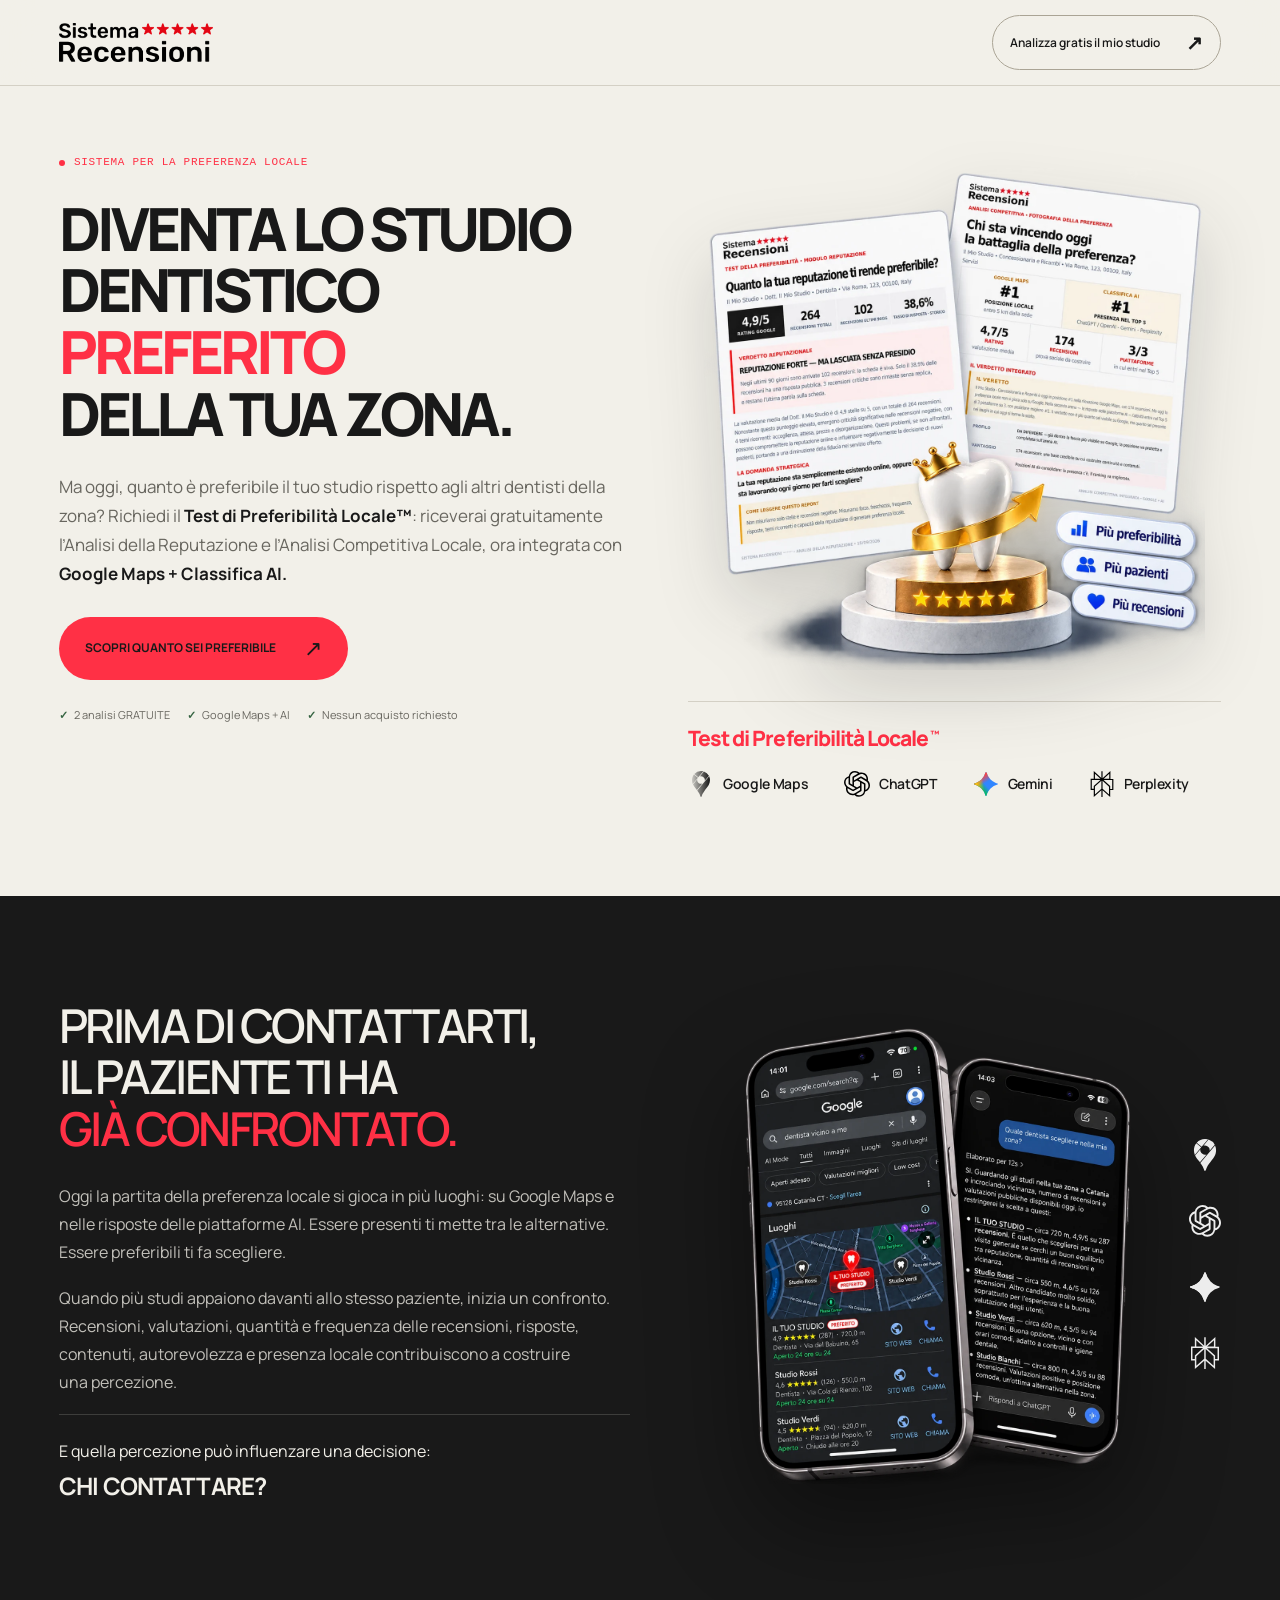
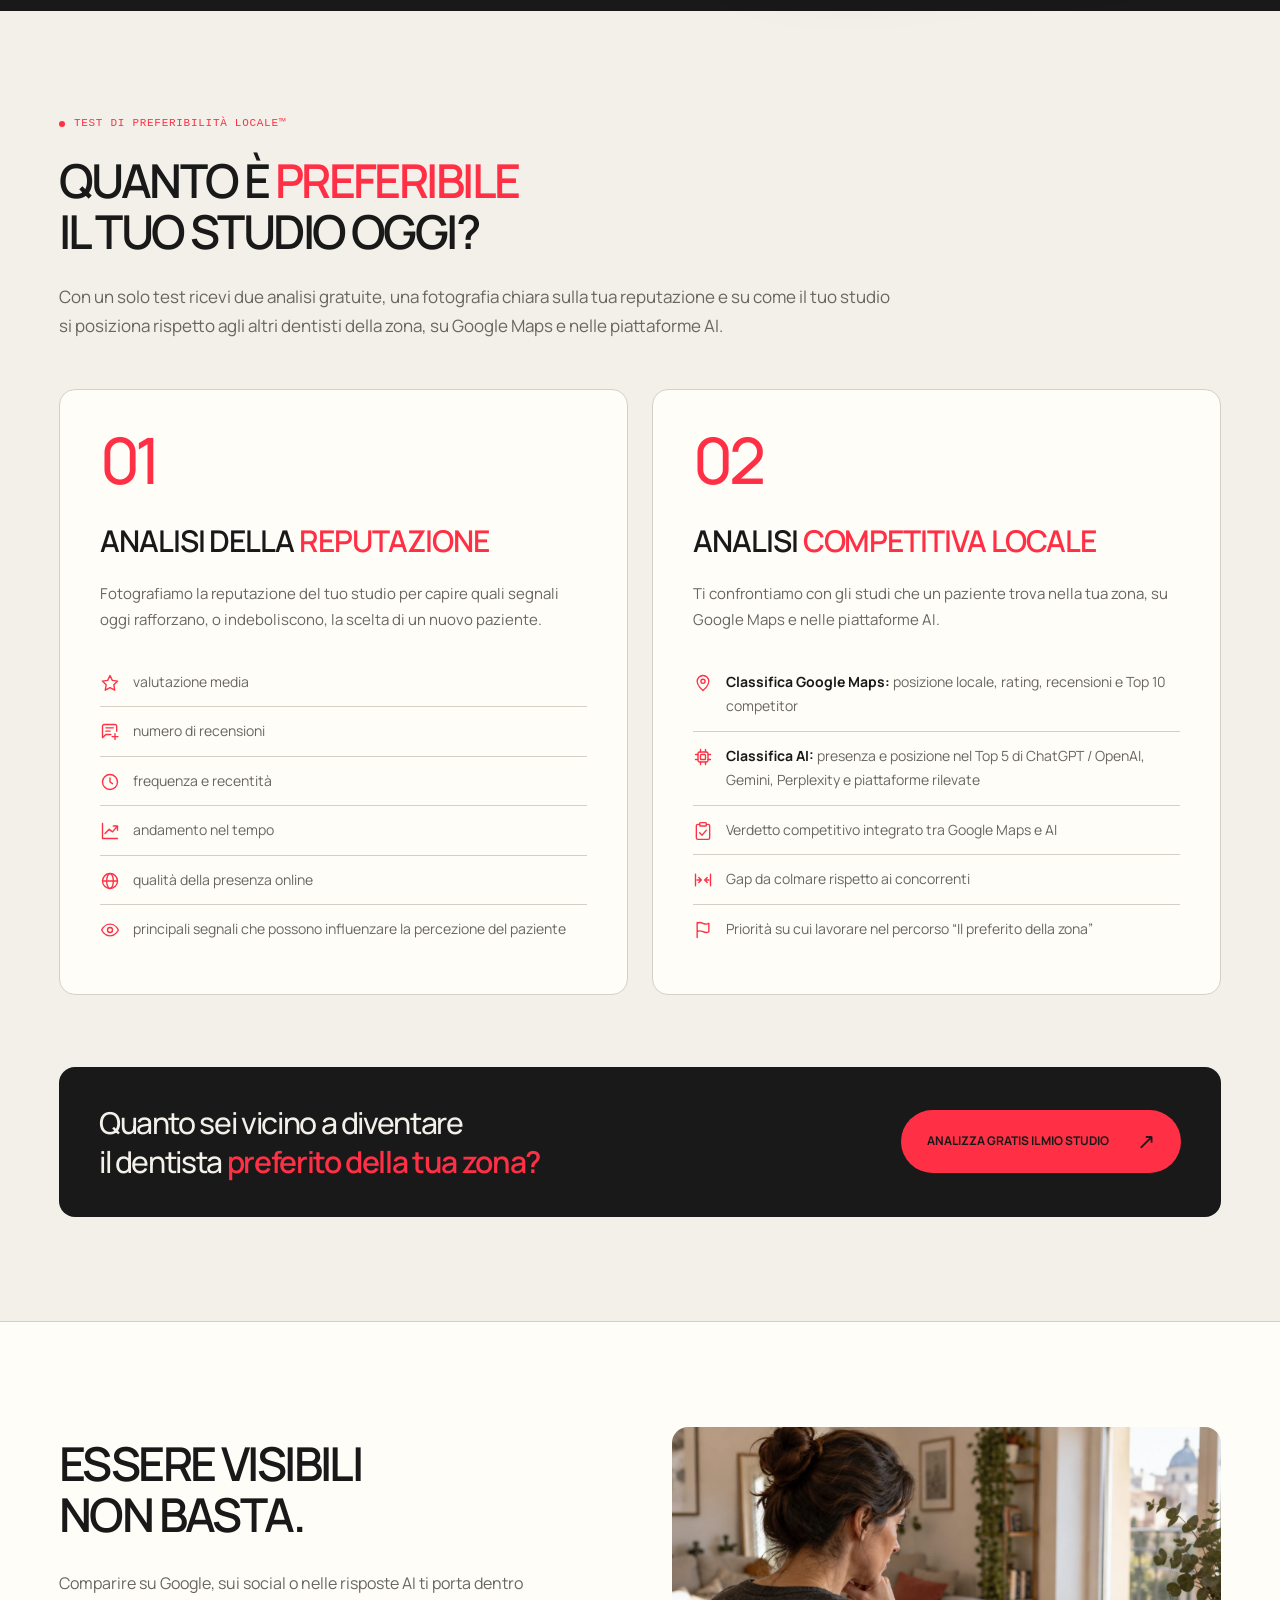
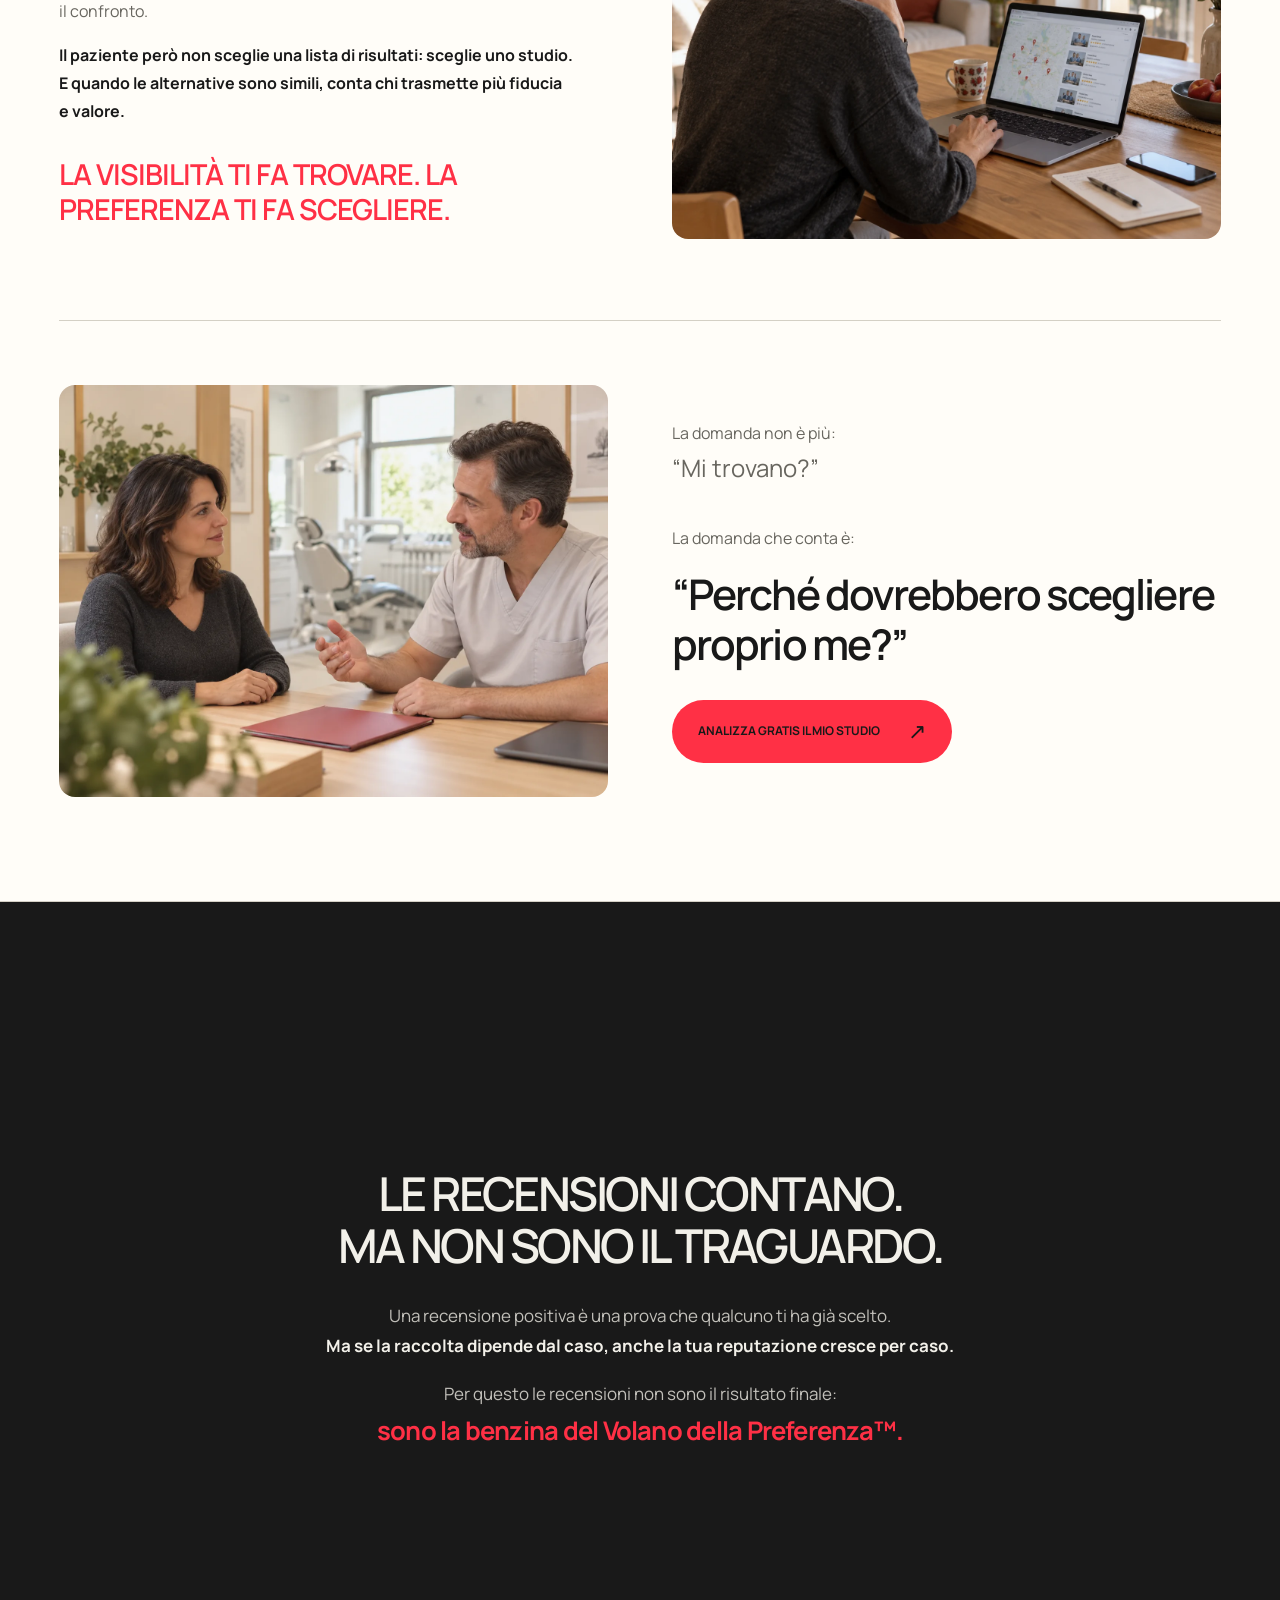
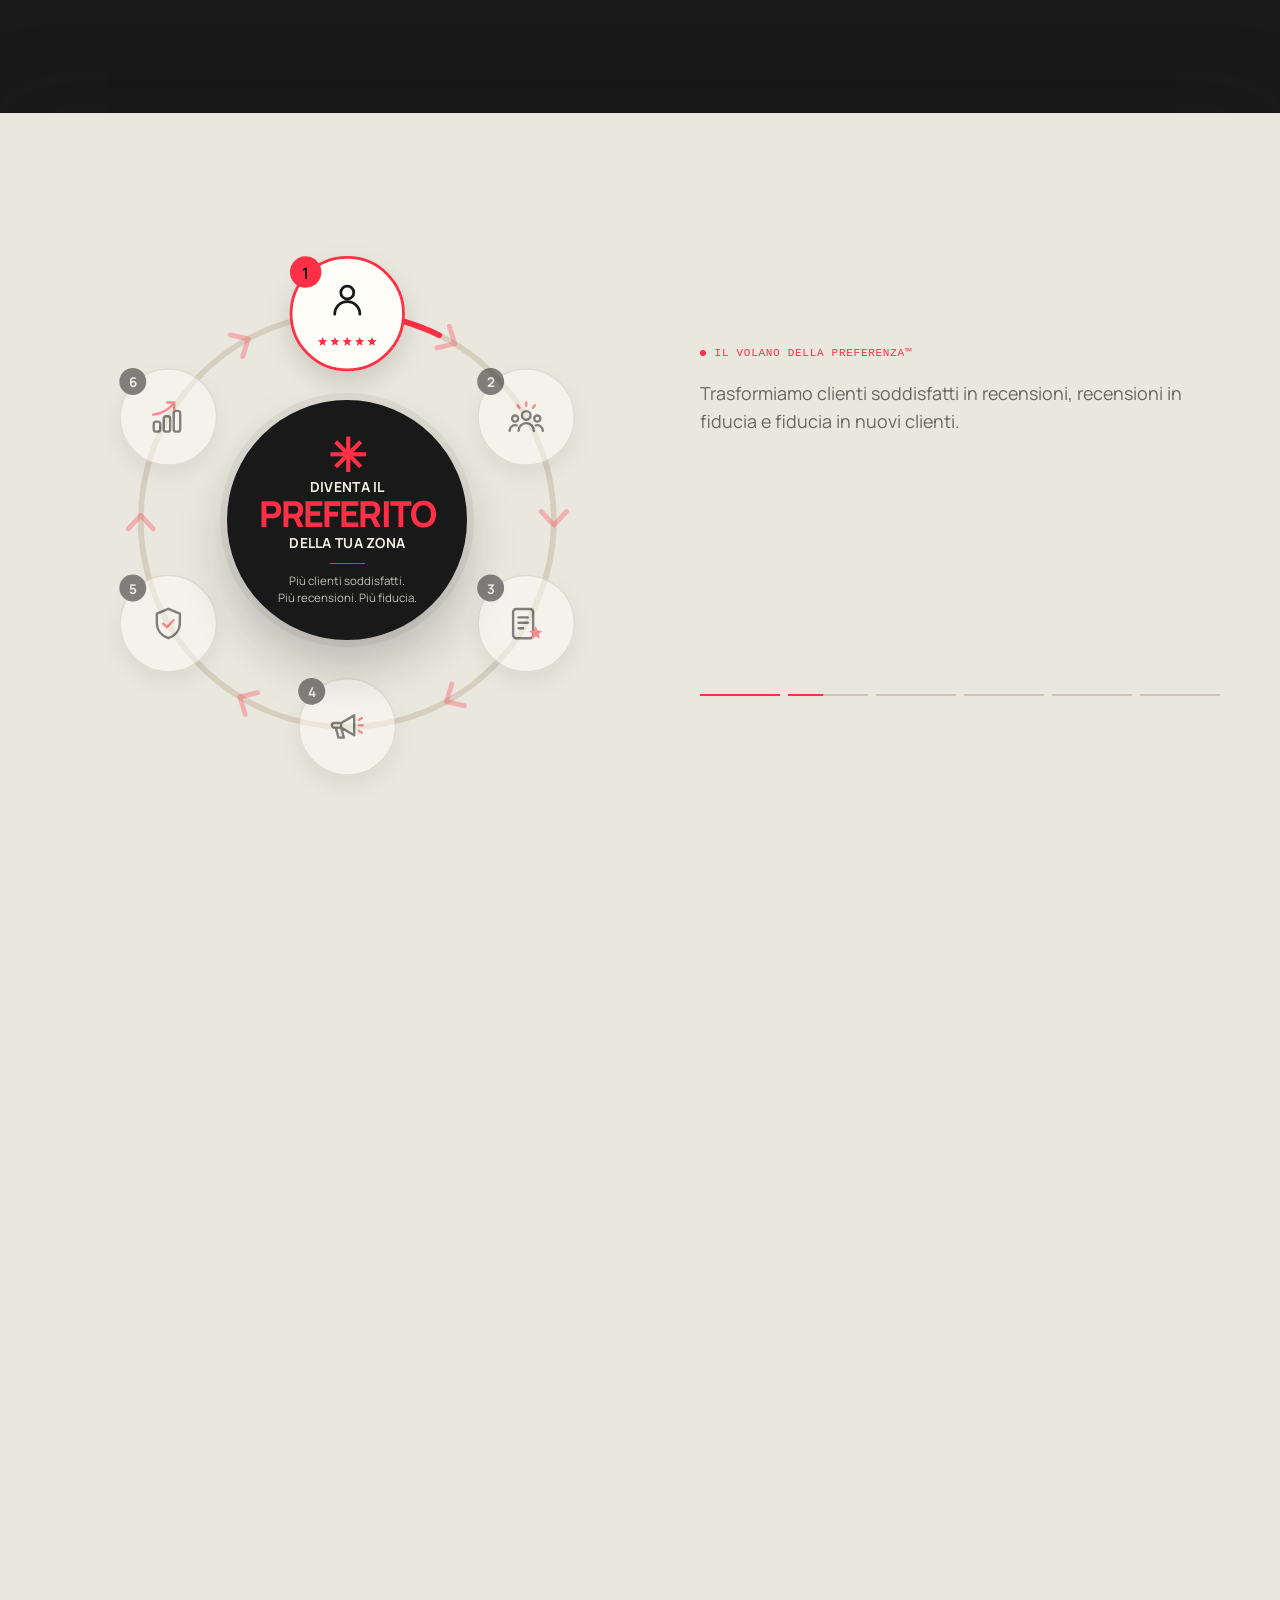
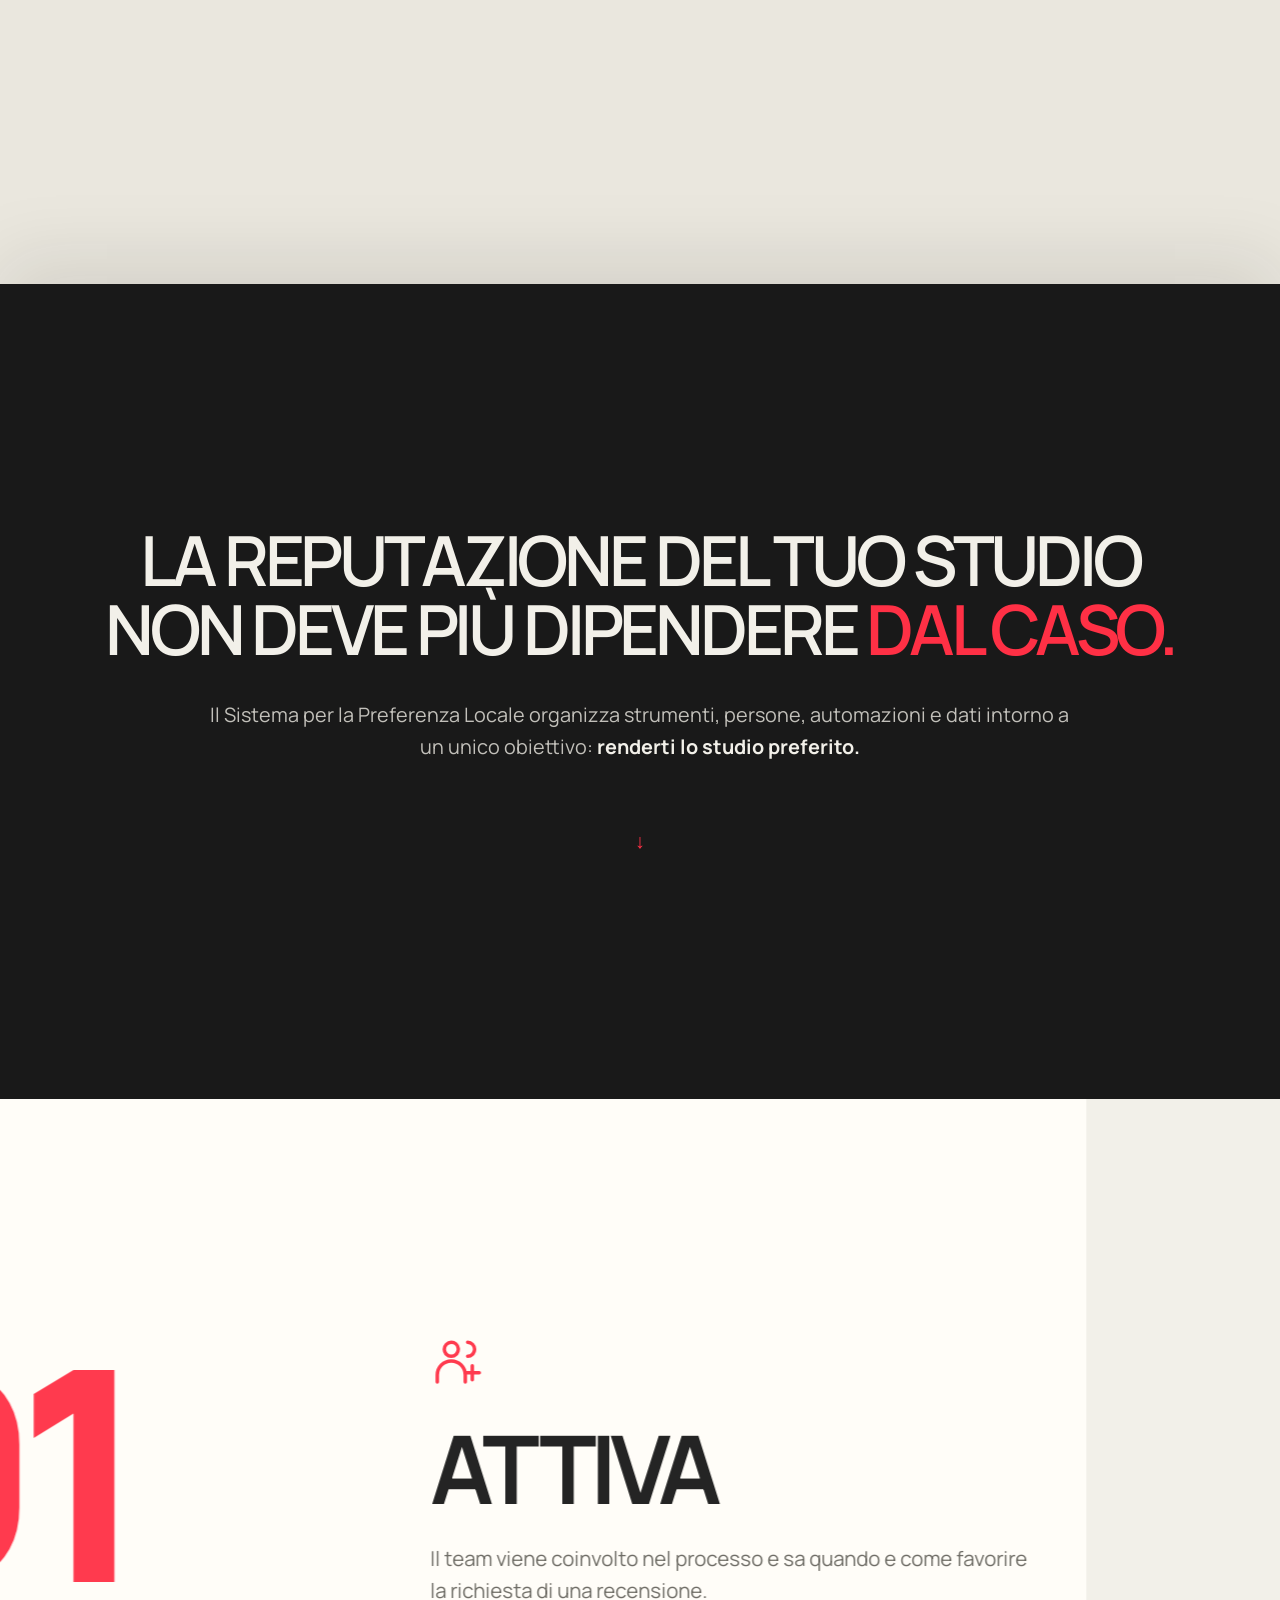
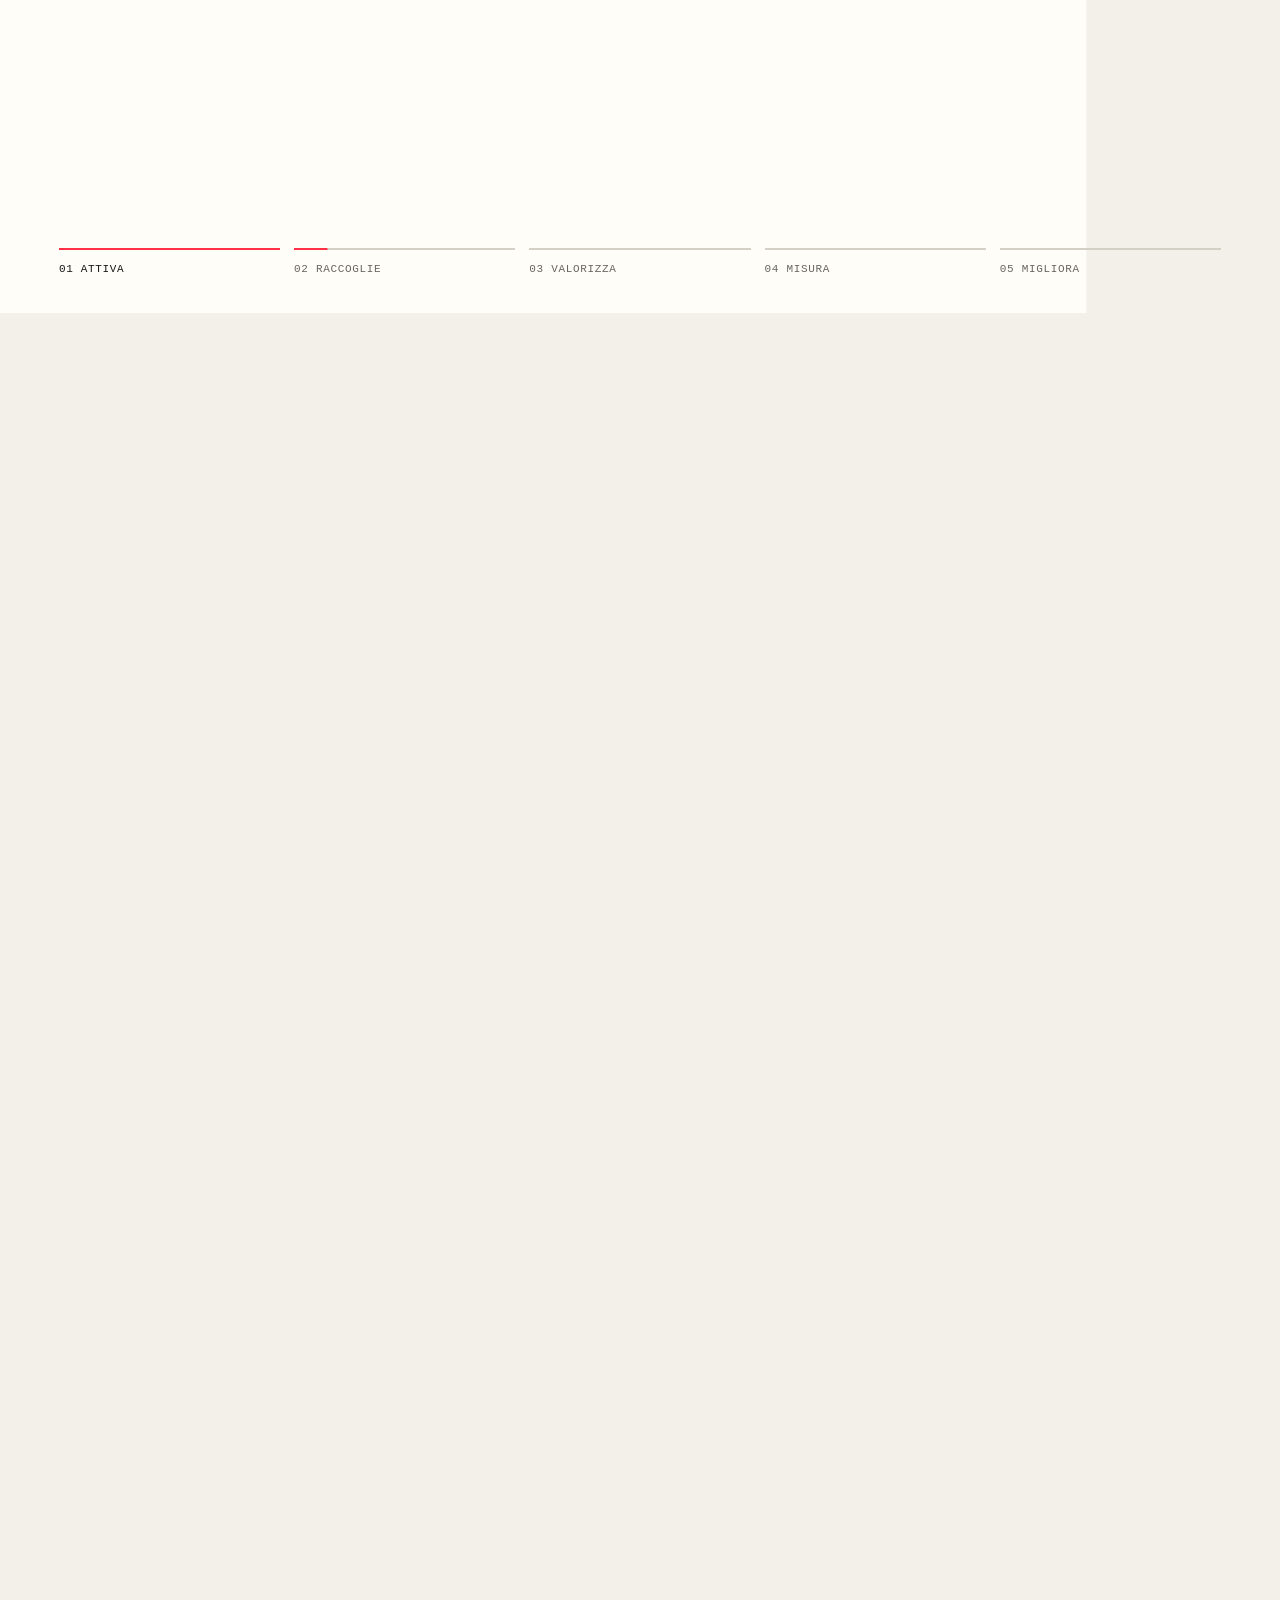
<file: index.html>
<!doctype html>
<html lang="it" data-theme="light">
<head>
  <meta charset="utf-8">
  <meta name="viewport" content="width=device-width, initial-scale=1">
  <meta name="theme-color" content="#f2f0e9">
  <meta name="description" content="Diventa lo studio dentistico preferito della tua zona. Richiedi il Test di Preferibilità Locale™: due analisi gratuite su reputazione, Google Maps e AI.">
  <title>Diventa lo studio dentistico preferito della tua zona | Sistema Recensioni</title>
  <link rel="icon" href="data:image/svg+xml,%3Csvg xmlns='http://www.w3.org/2000/svg' viewBox='0 0 64 64'%3E%3Crect width='64' height='64' rx='16' fill='%23ff3045'/%3E%3Cpath d='m32 10 6 15 16 1-13 10 4 17-13-10-13 10 4-17-13-10 16-1z' fill='%23191919'/%3E%3C/svg%3E">
  <link rel="preload" href="assets/manrope-800.ttf" as="font" type="font/ttf" crossorigin>
  <link rel="stylesheet" href="assets/tokens-light.css">
  <link rel="stylesheet" href="styles.css">
  <script src="script.js" defer></script>
</head>
<body>
  <a class="skip" href="#contenuto">Vai al contenuto</a>
  <header class="topbar">
    <div class="wrap topbar-inner">
      <a class="brand" href="#inizio" aria-label="Sistema Recensioni, inizio pagina"><img src="assets/logo-sistema-recensioni.png" width="991" height="256" alt="Sistema Recensioni, cinque stelle"></a>
      <nav aria-label="Navigazione principale"><a class="header-cta" href="#richiedi">Analizza gratis il mio studio <span aria-hidden="true">↗</span></a></nav>
    </div>
    <div class="progress" aria-hidden="true"></div>
  </header>
  <main id="contenuto">
    <section class="hero wrap" id="inizio" aria-labelledby="hero-title">
      <div class="hero-copy">
        <p class="eyebrow"><span class="dot"></span>Sistema per la Preferenza Locale</p>
        <h1 id="hero-title">Diventa lo studio dentistico <span class="accent">preferito</span> della tua zona.</h1>
        <p class="hero-intro">Ma oggi, quanto è preferibile il tuo studio rispetto agli altri dentisti della zona? Richiedi il <strong>Test di Preferibilità Locale™</strong>: riceverai gratuitamente l’Analisi della Reputazione e l’Analisi Competitiva Locale, ora integrata con <strong>Google Maps + Classifica AI.</strong></p>
        <a class="btn btn-primary" href="#richiedi">Scopri quanto sei preferibile <span aria-hidden="true">↗</span></a>
        <ul class="benefits"><li>2 analisi GRATUITE</li><li>Google Maps + AI</li><li>Nessun acquisto richiesto</li></ul>
      </div>
      <figure class="hero-media media-slot">
        <div class="orbit" aria-hidden="true"></div>
        <img src="assets/hero-report-preferibilita.webp" width="1254" height="1254" alt="I due report del Test di Preferibilità Locale, Analisi della Reputazione e Analisi Competitiva, con un dente incoronato su un podio a cinque stelle: più preferibilità, più pazienti, più recensioni" fetchpriority="high">
        <figcaption class="hero-report-caption">
          <div class="report-caption-heading"><strong>Test di Preferibilità Locale<sup>™</sup></strong></div>
          <div class="platform-logos" id="platform-logos">
            <div class="platform-track">
              <div class="platform-group" role="list" aria-label="Piattaforme incluse nell’analisi">
                <span class="platform-logo" role="listitem"><img src="assets/google-maps.svg" width="26" height="26" alt=""><span>Google Maps</span></span>
                <span class="platform-logo" role="listitem"><img src="assets/chatgpt.svg" width="26" height="26" alt=""><span>ChatGPT</span></span>
                <span class="platform-logo" role="listitem"><img src="assets/gemini.svg" width="28" height="28" alt=""><span>Gemini</span></span>
                <span class="platform-logo" role="listitem"><img src="assets/perplexity.svg" width="26" height="26" alt=""><span>Perplexity</span></span>
              </div>
              <div class="platform-group platform-duplicate" aria-hidden="true">
                <span class="platform-logo"><img src="assets/google-maps.svg" width="26" height="26" alt=""><span>Google Maps</span></span>
                <span class="platform-logo"><img src="assets/chatgpt.svg" width="26" height="26" alt=""><span>ChatGPT</span></span>
                <span class="platform-logo"><img src="assets/gemini.svg" width="28" height="28" alt=""><span>Gemini</span></span>
                <span class="platform-logo"><img src="assets/perplexity.svg" width="26" height="26" alt=""><span>Perplexity</span></span>
              </div>
            </div>
          </div>
        </figcaption>
      </figure>
    </section>

    <section class="comparison section" aria-labelledby="confronto-title">
      <div class="wrap comparison-grid">
        <div class="comparison-copy reveal"><h2 id="confronto-title">Prima di contattarti, il paziente ti ha <span class="accent">già confrontato.</span></h2>
          <p>Oggi la partita della preferenza locale si gioca in più luoghi: su Google Maps e nelle risposte delle piattaforme AI. Essere presenti ti mette tra le alternative. Essere preferibili ti fa scegliere.</p>
          <p>Quando più studi appaiono davanti allo stesso paziente, inizia un confronto. Recensioni, valutazioni, quantità e frequenza delle recensioni, risposte, contenuti, autorevolezza e presenza locale contribuiscono a costruire una percezione.</p>
          <p class="comparison-end">E quella percezione può influenzare una decisione: <strong>CHI CONTATTARE?</strong></p>
        </div>
        <figure class="comparison-media reveal"><img src="assets/confronto-google-chatgpt.webp" width="1254" height="1254" alt="Due smartphone: su Google la ricerca &quot;dentista vicino a me&quot; mostra il tuo studio come preferito sulla mappa, su ChatGPT il tuo studio è il primo consigliato" loading="lazy"><ul class="comparison-platforms" aria-label="Piattaforme analizzate"><li><img src="assets/google-maps.svg" width="26" height="26" alt="Google Maps" loading="lazy"></li><li><img src="assets/chatgpt.svg" width="26" height="26" alt="ChatGPT" loading="lazy"></li><li><img src="assets/gemini.svg" width="28" height="28" alt="Gemini" loading="lazy"></li><li><img src="assets/perplexity.svg" width="26" height="26" alt="Perplexity" loading="lazy"></li></ul></figure>
      </div>
    </section>

    <section class="section test-section wrap" id="test" aria-labelledby="test-title">
      <div class="section-heading reveal"><p class="eyebrow"><span class="dot"></span>Test di Preferibilità Locale™</p><h2 id="test-title">Quanto è <span class="accent">preferibile</span><br>il tuo studio oggi?</h2><p class="lead">Con un solo test ricevi due analisi gratuite, una fotografia chiara sulla tua reputazione e su come il tuo studio si posiziona rispetto agli altri dentisti della zona, su Google Maps e nelle piattaforme AI.</p></div>
      <div class="analysis-grid">
        <article class="analysis-card reveal">
          <span class="large-number" aria-hidden="true">01</span><h3><span class="sr-only">01 — </span>Analisi della <span class="accent">reputazione</span></h3>
          <p>Fotografiamo la reputazione del tuo studio per capire quali segnali oggi rafforzano, o indeboliscono, la scelta di un nuovo paziente.</p>
          <ul class="line-list icon-list">
            <li><svg class="list-icon" viewBox="0 0 24 24" aria-hidden="true" focusable="false"><path d="m12 3 2.8 5.8 6.4.9-4.6 4.5 1.1 6.4-5.7-3-5.7 3 1.1-6.4L2.8 9.7l6.4-.9Z"/></svg>valutazione media</li>
            <li><svg class="list-icon" viewBox="0 0 24 24" aria-hidden="true" focusable="false"><path d="M20 11V5a2 2 0 0 0-2-2H5a2 2 0 0 0-2 2v14l4-4h6M7 7h9M7 11h5M18 14v7M14.5 17.5h7"/></svg>numero di recensioni</li>
            <li><svg class="list-icon" viewBox="0 0 24 24" aria-hidden="true" focusable="false"><circle cx="12" cy="12" r="9"/><path d="M12 7v5l3 2"/></svg>frequenza e recentità</li>
            <li><svg class="list-icon" viewBox="0 0 24 24" aria-hidden="true" focusable="false"><path d="M3 3v18h18M6 15l5-5 4 3 6-7M16 6h5v5"/></svg>andamento nel tempo</li>
            <li><svg class="list-icon" viewBox="0 0 24 24" aria-hidden="true" focusable="false"><circle cx="12" cy="12" r="9"/><ellipse cx="12" cy="12" rx="4" ry="9"/><path d="M3 12h18"/></svg>qualità della presenza online</li>
            <li><svg class="list-icon" viewBox="0 0 24 24" aria-hidden="true" focusable="false"><path d="M2 12s3.5-7 10-7 10 7 10 7-3.5 7-10 7S2 12 2 12Z"/><circle cx="12" cy="12" r="3"/></svg>principali segnali che possono influenzare la percezione del paziente</li>
          </ul>
        </article>
        <article class="analysis-card reveal">
          <span class="large-number" aria-hidden="true">02</span><h3><span class="sr-only">02 — </span>Analisi <span class="accent">competitiva locale</span></h3>
          <p>Ti confrontiamo con gli studi che un paziente trova nella tua zona, su Google Maps e nelle piattaforme AI.</p>
          <ul class="line-list icon-list">
            <li><svg class="list-icon" viewBox="0 0 24 24" aria-hidden="true" focusable="false"><path d="M19 10c0 5-7 11-7 11S5 15 5 10a7 7 0 1 1 14 0Z"/><circle cx="12" cy="10" r="2.5"/></svg><strong>Classifica Google Maps:</strong> posizione locale, rating, recensioni e Top 10 competitor</li>
            <li><svg class="list-icon" viewBox="0 0 24 24" aria-hidden="true" focusable="false"><rect x="6" y="6" width="12" height="12" rx="2"/><rect x="9" y="9" width="6" height="6" rx="1"/><path d="M9 3v3M15 3v3M9 18v3M15 18v3M3 9h3M3 15h3M18 9h3M18 15h3"/></svg><strong>Classifica AI:</strong> presenza e posizione nel Top 5 di ChatGPT / OpenAI, Gemini, Perplexity e piattaforme rilevate</li>
            <li><svg class="list-icon" viewBox="0 0 24 24" aria-hidden="true" focusable="false"><path d="M8 4H6a2 2 0 0 0-2 2v14a2 2 0 0 0 2 2h12a2 2 0 0 0 2-2V6a2 2 0 0 0-2-2h-2M8 14l3 3 5-6"/><rect x="8" y="2" width="8" height="4" rx="1"/></svg>Verdetto competitivo integrato tra Google Maps e AI</li>
            <li><svg class="list-icon" viewBox="0 0 24 24" aria-hidden="true" focusable="false"><path d="M3 5v14M21 5v14M5 12h5M7 9l3 3-3 3M19 12h-5M17 9l-3 3 3 3"/></svg>Gap da colmare rispetto ai concorrenti</li>
            <li><svg class="list-icon" viewBox="0 0 24 24" aria-hidden="true" focusable="false"><path d="M5 21V3m0 1c5-4 9 4 14 0v10c-5 4-9-4-14 0"/></svg>Priorità su cui lavorare nel percorso “Il preferito della zona”</li>
          </ul>
        </article>
      </div>
      <div class="discover reveal">
        <div class="discover-cta"><p>Quanto sei vicino a diventare<br> il dentista <strong>preferito della tua zona?</strong></p><a class="btn btn-primary" href="#richiedi">Analizza gratis il mio studio <span aria-hidden="true">↗</span></a></div>
      </div>
    </section>

    <section class="visibility section" aria-labelledby="visibilita-title"><div class="wrap visibility-stories">
      <div class="visibility-story">
        <div class="visibility-copy reveal"><h2 id="visibilita-title">Essere visibili<br>non basta.</h2><p>Comparire su Google, sui social o nelle risposte AI ti porta dentro il confronto.</p><p><strong>Il paziente però non sceglie una lista di risultati: sceglie uno studio. E quando le alternative sono simili, conta chi trasmette più fiducia e valore.</strong></p><h3 class="accent statement">La visibilità ti fa trovare. La preferenza ti fa scegliere.</h3></div>
        <figure class="visibility-photo media-slot reveal"><img src="assets/visibilita-confronto-online.webp" width="1448" height="1086" alt="Una persona confronta gli studi dentistici della propria zona sul portatile prima di scegliere chi contattare" loading="lazy" decoding="async"></figure>
      </div>
      <div class="visibility-story visibility-story-reverse">
        <div class="question-block reveal"><p>La domanda non è più:<br><span class="old-question">“Mi trovano?”</span></p><p>La domanda che conta è:</p><blockquote>“Perché dovrebbero scegliere proprio me?”</blockquote><a class="btn btn-primary" href="#richiedi">Analizza gratis il mio studio <span aria-hidden="true">↗</span></a></div>
        <figure class="visibility-photo media-slot reveal"><img src="assets/preferenza-fiducia-dentista.webp" width="1448" height="1086" alt="Un dentista spiega con calma a una paziente, seduti allo stesso tavolo durante un colloquio in studio, creando un rapporto di fiducia" loading="lazy" decoding="async"></figure>
      </div>
    </div></section>

    <section class="section flywheel-section" aria-labelledby="volano-title">
      <div class="flywheel-intro-band">
      <div class="wrap flywheel-intro">
        <div class="reveal"><h2 id="volano-title">Le recensioni contano.<br>Ma non sono il traguardo.</h2></div>
        <div class="flywheel-intro-text reveal"><p>Una recensione positiva è una prova che qualcuno ti ha già scelto.<br><strong>Ma se la raccolta dipende dal caso, anche la tua reputazione cresce per caso.</strong></p><p>Per questo le recensioni non sono il risultato finale: <strong class="flywheel-fuel">sono la benzina del Volano della Preferenza™.</strong></p></div>
      </div>
      </div>
      <div class="volano">
        <div class="volano-pin">
          <div class="wrap volano-stage">
            <div class="volano-wheel">
              <svg class="volano-svg" viewBox="-300 -300 600 600" aria-hidden="true" focusable="false"><defs><filter id="volano-shadow" x="-50%" y="-50%" width="200%" height="200%"><feDropShadow dx="0" dy="10" stdDeviation="11" flood-color="#191919" flood-opacity=".13"/></filter></defs><circle class="volano-ring" r="215"/><circle class="volano-progress-arc" r="215" pathLength="100" transform="rotate(-90)"/><path class="volano-arrow" d="M-9 -13 5 0-9 13" transform="translate(107.50 -186.20) rotate(30)"/><path class="volano-arrow" d="M-9 -13 5 0-9 13" transform="translate(215.00 0.00) rotate(90)"/><path class="volano-arrow" d="M-9 -13 5 0-9 13" transform="translate(107.50 186.20) rotate(150)"/><path class="volano-arrow" d="M-9 -13 5 0-9 13" transform="translate(-107.50 186.20) rotate(210)"/><path class="volano-arrow" d="M-9 -13 5 0-9 13" transform="translate(-215.00 0.00) rotate(270)"/><path class="volano-arrow" d="M-9 -13 5 0-9 13" transform="translate(-107.50 -186.20) rotate(330)"/><g class="volano-node" transform="translate(0.00 -215.00)"><g class="volano-node-inner"><circle class="volano-disc" r="50" filter="url(#volano-shadow)"/><g class="volano-icon" transform="translate(-19.2 -30) scale(1.6)"><circle cx="12" cy="7" r="3.6"/><path d="M5 19a7 7 0 0 1 14 0"/></g><polygon class="volano-fill-accent" points="-22.00,20.70 -20.86,23.43 -17.91,23.67 -20.16,25.60 -19.47,28.48 -22.00,26.93 -24.53,28.48 -23.84,25.60 -26.09,23.67 -23.14,23.43"/><polygon class="volano-fill-accent" points="-11.00,20.70 -9.86,23.43 -6.91,23.67 -9.16,25.60 -8.47,28.48 -11.00,26.93 -13.53,28.48 -12.84,25.60 -15.09,23.67 -12.14,23.43"/><polygon class="volano-fill-accent" points="0.00,20.70 1.14,23.43 4.09,23.67 1.84,25.60 2.53,28.48 0.00,26.93 -2.53,28.48 -1.84,25.60 -4.09,23.67 -1.14,23.43"/><polygon class="volano-fill-accent" points="11.00,20.70 12.14,23.43 15.09,23.67 12.84,25.60 13.53,28.48 11.00,26.93 8.47,28.48 9.16,25.60 6.91,23.67 9.86,23.43"/><polygon class="volano-fill-accent" points="22.00,20.70 23.14,23.43 26.09,23.67 23.84,25.60 24.53,28.48 22.00,26.93 19.47,28.48 20.16,25.60 17.91,23.67 20.86,23.43"/><g class="volano-badge" transform="translate(-37 -37)"><circle r="14"/><text y="1">1</text></g></g></g><g class="volano-node" transform="translate(186.20 -107.50)"><g class="volano-node-inner"><circle class="volano-disc" r="50" filter="url(#volano-shadow)"/><g class="volano-icon" transform="translate(-19.2 -19.2) scale(1.6)"><circle cx="12" cy="11" r="2.8"/><path d="M7 21a5 5 0 0 1 10 0"/><circle cx="4.8" cy="13" r="2"/><path d="M1.2 21a3.7 3.7 0 0 1 4.6-3.6"/><circle cx="19.2" cy="13" r="2"/><path d="M22.8 21a3.7 3.7 0 0 0-4.6-3.6"/><path class="volano-accent" d="M12 2.5v2.2M6.4 4.4l1.3 1.7M17.6 4.4l-1.3 1.7"/></g><g class="volano-badge" transform="translate(-37 -37)"><circle r="14"/><text y="1">2</text></g></g></g><g class="volano-node" transform="translate(186.20 107.50)"><g class="volano-node-inner"><circle class="volano-disc" r="50" filter="url(#volano-shadow)"/><g class="volano-icon" transform="translate(-19.2 -19.2) scale(1.6)"><rect x="3.5" y="2.5" width="13" height="19" rx="2"/><path d="M7 8h6M7 11.5h6M7 15h3"/><polygon class="volano-fill-accent" points="18.20,13.60 19.42,16.53 22.57,16.78 20.17,18.84 20.90,21.92 18.20,20.27 15.50,21.92 16.23,18.84 13.83,16.78 16.98,16.53"/></g><g class="volano-badge" transform="translate(-37 -37)"><circle r="14"/><text y="1">3</text></g></g></g><g class="volano-node" transform="translate(0.00 215.00)"><g class="volano-node-inner"><circle class="volano-disc" r="50" filter="url(#volano-shadow)"/><g class="volano-icon" transform="translate(-19.2 -19.2) scale(1.6)"><path d="M3.5 9.5h4.5l8.5-5v13l-8.5-5H3.5a1.5 1.5 0 0 1-1.5-1.5v-0a1.5 1.5 0 0 1 1.5-1.5ZM8 9.5v3M4.5 12.5l1.8 6.5h3.4l-1.7-6.5"/><path class="volano-accent" d="M19.5 7.5l2-1.3M19.5 11h2.5M19.5 14.5l2 1.3"/></g><g class="volano-badge" transform="translate(-37 -37)"><circle r="14"/><text y="1">4</text></g></g></g><g class="volano-node" transform="translate(-186.20 107.50)"><g class="volano-node-inner"><circle class="volano-disc" r="50" filter="url(#volano-shadow)"/><g class="volano-icon" transform="translate(-19.2 -19.2) scale(1.6)"><path d="M12 2.5 19.5 5.5v6c0 4.9-3.2 8.5-7.5 10-4.3-1.5-7.5-5.1-7.5-10v-6Z"/><path class="volano-accent" d="m8.6 12 2.4 2.4 4.4-4.6"/></g><g class="volano-badge" transform="translate(-37 -37)"><circle r="14"/><text y="1">5</text></g></g></g><g class="volano-node" transform="translate(-186.20 -107.50)"><g class="volano-node-inner"><circle class="volano-disc" r="50" filter="url(#volano-shadow)"/><g class="volano-icon" transform="translate(-19.2 -19.2) scale(1.6)"><rect x="2.5" y="15" width="4.2" height="6.5" rx="1.6"/><rect x="9" y="11.5" width="4.2" height="10" rx="1.6"/><rect x="15.5" y="8" width="4.2" height="13.5" rx="1.6"/><path class="volano-accent" d="M2 10.5c5.5-.6 10-3.2 13.5-7.5M11.2 2.6h4.6v4.6"/></g><g class="volano-badge" transform="translate(-37 -37)"><circle r="14"/><text y="1">6</text></g></g></g></svg>
              <div class="volano-center" aria-hidden="true"><span class="volano-center-star">✳&#xFE0E;</span><span class="volano-center-kicker">Diventa il</span><span class="volano-center-title">preferito</span><span class="volano-center-kicker">della tua zona</span><span class="volano-center-rule"></span><span class="volano-center-note">Più clienti soddisfatti.<br>Più recensioni. Più fiducia.</span></div>
            </div>
            <div class="volano-panel">
              <p class="eyebrow"><span class="dot"></span>Il Volano della Preferenza™</p>
              <p class="volano-lead">Trasformiamo clienti soddisfatti in recensioni, recensioni in fiducia e fiducia in nuovi clienti.</p>
              <ol class="volano-steps">
              <li class="volano-step"><h3>Crea una buona esperienza</h3><p>Tutto parte da un cliente soddisfatto. Una buona esperienza crea il presupposto per essere ricordati, consigliati e preferiti.</p></li>
              <li class="volano-step"><h3>Attiva il tuo team</h3><p>Coinvolgiamo il tuo personale e rendiamo semplice chiedere una recensione nel momento giusto, utilizzando strumenti come NFC, QR Code e automazioni.</p></li>
              <li class="volano-step"><h3>Genera nuove recensioni</h3><p>La soddisfazione del cliente diventa una recensione autentica e pubblica. Le esperienze positive diventano prove concrete per chi ancora non ti conosce.</p></li>
              <li class="volano-step"><h3>Amplifica la tua reputazione</h3><p>Le recensioni non rimangono ferme su Google. Diventano contenuti, prove e segnali di fiducia da valorizzare su Google, sito, social e AI, contribuendo a migliorare la tua presenza in ottica SEO e GEO.</p></li>
              <li class="volano-step"><h3>Aumenta visibilità, fiducia e preferenza</h3><p>Più recensioni, più contenuti e più segnali di autorevolezza aumentano le possibilità di essere trovato, riconosciuto e consigliato, sia su Google sia nelle risposte generate dall’AI.</p></li>
              <li class="volano-step"><h3>Conquista nuovi clienti</h3><p>La preferenza si trasforma in azione: più telefonate, più richieste, più prenotazioni, più acquisti. E ogni nuovo cliente soddisfatto può generare una nuova recensione.</p></li>
              </ol>
              <div class="volano-progress" aria-hidden="true"><span></span><span></span><span></span><span></span><span></span><span></span></div>
            </div>
          </div>
        </div>
      </div>
    </section>

    <section class="system-section" id="sistema" aria-labelledby="sistema-title">
      <div class="system-intro">
        <div class="wrap system-intro-inner reveal"><h2 id="sistema-title">La reputazione del tuo studio <br>non deve più dipendere <span class="accent">dal caso.</span></h2><p class="lead">Il Sistema per la Preferenza Locale organizza strumenti, persone, automazioni e dati intorno a un unico obiettivo: <strong>renderti lo studio preferito.</strong></p><span class="system-scroll-cue" aria-hidden="true"><span class="system-scroll-arrow">↓</span></span></div>
      </div>
      <div class="system-steps-wrap">
        <div class="system-pin">
          <ol class="system-steps">
          <li class="system-step">
            <div class="wrap system-step-inner">
              <span class="system-step-number" aria-hidden="true">01</span>
              <div class="system-step-body">
                <svg class="step-icon" viewBox="0 0 24 24" width="56" height="56" aria-hidden="true" focusable="false"><circle cx="9" cy="7" r="3"/><path d="M3 21v-3a6 6 0 0 1 12 0v3M16 4a3 3 0 0 1 0 6M18 14v6M15 17h6"/></svg>
                <h3>Attiva</h3>
                <p class="system-step-text">Il team viene coinvolto nel processo e sa quando e come favorire la richiesta di una recensione.</p>
              </div>
            </div>
          </li>
          <li class="system-step">
            <div class="wrap system-step-inner">
              <span class="system-step-number" aria-hidden="true">02</span>
              <div class="system-step-body">
                <svg class="step-icon" viewBox="0 0 24 24" width="56" height="56" aria-hidden="true" focusable="false"><rect x="3" y="3" width="6" height="6" rx="1"/><rect x="15" y="3" width="6" height="6" rx="1"/><rect x="3" y="15" width="6" height="6" rx="1"/><path d="M15 15h3v3h3M15 18v3h3M21 12v3M12 3v3M3 12h3M9 12h3v3M12 21h0"/></svg>
                <h3>Raccoglie</h3>
                <p class="system-step-text">Espositori e card NFC, QR Code, il coinvolgimento del team e altri strumenti rendono semplice per il paziente condividere la propria esperienza.</p>
              </div>
            </div>
          </li>
          <li class="system-step">
            <div class="wrap system-step-inner">
              <span class="system-step-number" aria-hidden="true">03</span>
              <div class="system-step-body">
                <svg class="step-icon" viewBox="0 0 24 24" width="56" height="56" aria-hidden="true" focusable="false"><path d="M4 9h5l9-5v14l-9-5H4a2 2 0 0 1-2-2 2 2 0 0 1 2-2ZM9 9v4M5 13l2 7h4l-2-7M21 8v6"/></svg>
                <h3>Valorizza</h3>
                <p class="system-step-text">Le recensioni diventano prove utilizzabili per rafforzare la reputazione e la presenza dello studio.</p>
              </div>
            </div>
          </li>
          <li class="system-step">
            <div class="wrap system-step-inner">
              <span class="system-step-number" aria-hidden="true">04</span>
              <div class="system-step-body">
                <svg class="step-icon" viewBox="0 0 24 24" width="56" height="56" aria-hidden="true" focusable="false"><rect x="3" y="3" width="18" height="14" rx="2"/><path d="M7 13v-3M12 13V7M17 13V9M12 17v4M8 21h8"/></svg>
                <h3>Misura</h3>
                <p class="system-step-text">Dashboard, analisi e confronto competitivo permettono di capire cosa sta accadendo.</p>
              </div>
            </div>
          </li>
          <li class="system-step">
            <div class="wrap system-step-inner">
              <span class="system-step-number" aria-hidden="true">05</span>
              <div class="system-step-body">
                <svg class="step-icon" viewBox="0 0 24 24" width="56" height="56" aria-hidden="true" focusable="false"><path d="M3 3v18h18M6 15l5-5 4 3 6-7M16 6h5v5"/></svg>
                <h3>Migliora</h3>
                <p class="system-step-text">Dati e informazioni aiutano a individuare le azioni utili per continuare ad aumentare la Preferenza Locale.</p>
              </div>
            </div>
          </li>
          </ol>
          <div class="system-rail" aria-hidden="true"><div class="wrap system-rail-inner"><span class="system-rail-item"><span class="system-rail-line"></span><span>01 <span class="system-rail-name">Attiva</span></span></span><span class="system-rail-item"><span class="system-rail-line"></span><span>02 <span class="system-rail-name">Raccoglie</span></span></span><span class="system-rail-item"><span class="system-rail-line"></span><span>03 <span class="system-rail-name">Valorizza</span></span></span><span class="system-rail-item"><span class="system-rail-line"></span><span>04 <span class="system-rail-name">Misura</span></span></span><span class="system-rail-item"><span class="system-rail-line"></span><span>05 <span class="system-rail-name">Migliora</span></span></span></div></div>
        </div>
      </div>
    </section>

    <section class="section reception-section wrap" aria-labelledby="reception-title">
      <div class="reception-title-bar"><h2 id="reception-title" class="sentence-case">Dal banco della reception alla scelta del prossimo paziente.</h2></div>
      <p class="lead reception-intro">Una card NFC, un QR Code o un messaggio possono rendere semplice il passaggio dall’esperienza positiva alla recensione autentica. Gli strumenti, però, funzionano davvero quando fanno parte di un sistema.</p>
      <div class="reception-grid">
        <figure class="reception-media media-slot"><img src="assets/reception-nfc.png" width="658" height="583" alt="Alla reception di uno studio odontoiatrico, una collaboratrice avvicina una card NFC al telefono di una paziente" loading="lazy"></figure>
        <div class="reception-stack">
          <article class="reception-stack-card">
            <div class="reception-card-top"><span>Il team</span></div>
            <span class="reception-card-art" aria-hidden="true">✳&#xFE0E;</span>
            <h3>Il team<br>attiva</h3>
            <p>Il team sa <strong>quando e come</strong> chiedere una recensione.<br>Una richiesta fatta nel momento giusto può trasformare un paziente soddisfatto in una nuova prova della qualità dello studio.</p>
          </article>
          <article class="reception-stack-card">
            <div class="reception-card-top"><span>Il paziente</span></div>
            <span class="reception-card-art" aria-hidden="true">✳&#xFE0E;</span>
            <h3>Il paziente<br>accede</h3>
            <p>Card NFC, QR Code o messaggi rendono semplice arrivare subito alla pagina corretta.<br>Il percorso è rapido, chiaro e senza passaggi inutili.</p>
          </article>
          <article class="reception-stack-card">
            <div class="reception-card-top"><span>La prova</span></div>
            <span class="reception-card-art" aria-hidden="true">✳&#xFE0E;</span>
            <h3>La prova<br>resta</h3>
            <p>Il paziente condivide la propria esperienza.<br>Quel gesto semplice diventa una recensione autentica e visibile anche a chi dovrà scegliere dopo.</p>
          </article>
        </div>
      </div>
    </section>

    <section class="dashboard-section section" aria-labelledby="dashboard-title"><div class="wrap dashboard-grid"><div class="reveal"><h2 id="dashboard-title">Quello che conta diventa <span class="accent">misurabile.</span></h2><p>La dashboard di <strong>Sistema Recensioni 5 *****</strong> ti mostra cosa sta succedendo, cosa migliorare e come intervenire.</p><ul class="line-list"><li>Monitora come evolve la reputazione dello studio</li><li>Tieni sotto controllo crescita e continuità delle recensioni</li><li>Scopri cosa apprezzano i pazienti e cosa puoi migliorare</li><li>Misura il coinvolgimento e le performance del team</li><li>Confronta il tuo studio con i principali concorrenti della zona</li></ul></div><figure class="dashboard-media media-slot reveal"><img src="assets/dashboard.png" width="1536" height="1024" alt="Dashboard Sistema Recensioni su un monitor per lo Studio Dentistico Rossi: andamento di recensioni e valutazione media, posizionamento su Google Maps e AI e attività dell’Agente GEO" loading="lazy"></figure></div></section>

    <section class="section contact-section wrap" id="richiedi" aria-labelledby="richiedi-title"><div class="contact-grid"><div class="contact-copy"><p class="eyebrow"><span class="dot"></span>Test di Preferibilità Locale™</p><h2 id="richiedi-title">Scopri quanto sei <span class="accent">preferibile.</span></h2><p>Richiedi gratuitamente il Test di Preferibilità Locale™.<br>Noi analizziamo il tuo studio e ti inviamo le due analisi: <strong>Reputazione + Competitiva Locale con Google Maps e Classifica AI.</strong></p><ul class="benefits"><li>2 analisi GRATUITE</li><li>Google Maps + AI</li><li>Nessun acquisto richiesto</li></ul><span class="contact-star" aria-hidden="true">✳&#xFE0E;</span></div>
      <form id="studio-form" data-api="https://app2.sistemarecensioni.it/api/v1/landing/eZ3AlcoxddCWelo8pbmB" data-turnstile-sitekey="0x4AAAAAAE6alCZBzefjcnyR" data-fonte="Landing dentisti" data-grazie-url="grazie.html" novalidate><h3>Trova il tuo studio</h3><div class="field"><label class="field-label" for="studio">Nome dello studio (come appari su Google)</label><div class="combobox"><input id="studio" name="studio" placeholder="Cerca la tua attività su Google" autocomplete="off" required minlength="3" role="combobox" aria-autocomplete="list" aria-expanded="false" aria-controls="studio-suggerimenti" aria-describedby="studio-error"><input type="hidden" id="place-id" name="place_id"><ul class="suggestions" id="studio-suggerimenti" role="listbox" aria-label="Studi trovati su Google" hidden></ul></div><small class="field-error" id="studio-error"></small></div><div class="form-pair"><label class="field" for="nome"><span>Nome</span><input id="nome" name="nome" placeholder="Il tuo nome" autocomplete="given-name" required aria-describedby="nome-error"><small class="field-error" id="nome-error"></small></label><label class="field" for="cognome"><span>Cognome</span><input id="cognome" name="cognome" placeholder="Il tuo cognome" autocomplete="family-name" required aria-describedby="cognome-error"><small class="field-error" id="cognome-error"></small></label></div><div class="form-trap" aria-hidden="true"><label for="nota-interna">Lascia vuoto questo campo</label><input id="nota-interna" name="nota_interna" tabindex="-1" autocomplete="off"></div><div class="form-pair"><label class="field" for="email"><span>Email</span><input id="email" name="email" type="email" placeholder="nome@studio.it" autocomplete="email" required aria-describedby="email-error"><small class="field-error" id="email-error"></small></label><label class="field" for="telefono"><span>Telefono</span><input id="telefono" name="telefono" type="tel" placeholder="+39 …" autocomplete="tel" required aria-describedby="telefono-error"><small class="field-error" id="telefono-error"></small></label></div>
      <fieldset><legend>Priorità nei prossimi 12 mesi</legend><div class="priority-list"><label><input type="checkbox" name="priorita" value="Aumentare nuovi pazienti"> Aumentare nuovi pazienti</label><label><input type="checkbox" name="priorita" value="Migliorare reputazione e recensioni"> Migliorare reputazione e recensioni</label><label><input type="checkbox" name="priorita" value="Rafforzare la presenza locale"> Rafforzare la presenza locale</label><label><input type="checkbox" name="priorita" value="Superare concorrenti diretti"> Superare concorrenti diretti</label></div></fieldset>
      <div class="consents"><div class="consent"><input type="checkbox" id="privacy" name="privacy" required aria-describedby="privacy-error"><label for="privacy">Ho letto l’<a id="privacy-link" href="privacy.html" target="_blank" rel="noopener">informativa privacy</a> e chiedo che i miei dati siano usati per preparare e inviarmi il Test di Preferibilità Locale™. <span class="consent-required" aria-hidden="true">*</span></label></div><small class="field-error" id="privacy-error"></small><div class="consent"><input type="checkbox" id="marketing" name="marketing"><label for="marketing">Acconsento a ricevere comunicazioni commerciali e aggiornamenti da Sistema Recensioni. <span class="consent-optional">(facoltativo)</span></label></div></div>
      <div class="turnstile-slot" id="turnstile-slot"></div><button class="btn btn-primary" type="submit">Richiedi Gratis il Test di Preferibilità Locale™ <span aria-hidden="true">↗</span></button><p id="form-status" role="status" aria-live="polite"></p></form>
    </div></section>
  </main>
  <footer><div class="wrap footer-inner"><a class="brand" href="#inizio" aria-label="Sistema Recensioni, torna all'inizio"><img src="assets/logo-sistema-recensioni.png" width="991" height="256" alt="Sistema Recensioni"></a><p class="mono">Sistema per la Preferenza Locale</p><a href="#inizio" class="back-top">Torna all’inizio <span aria-hidden="true">↑</span></a></div></footer>
</body>
</html>
</file>
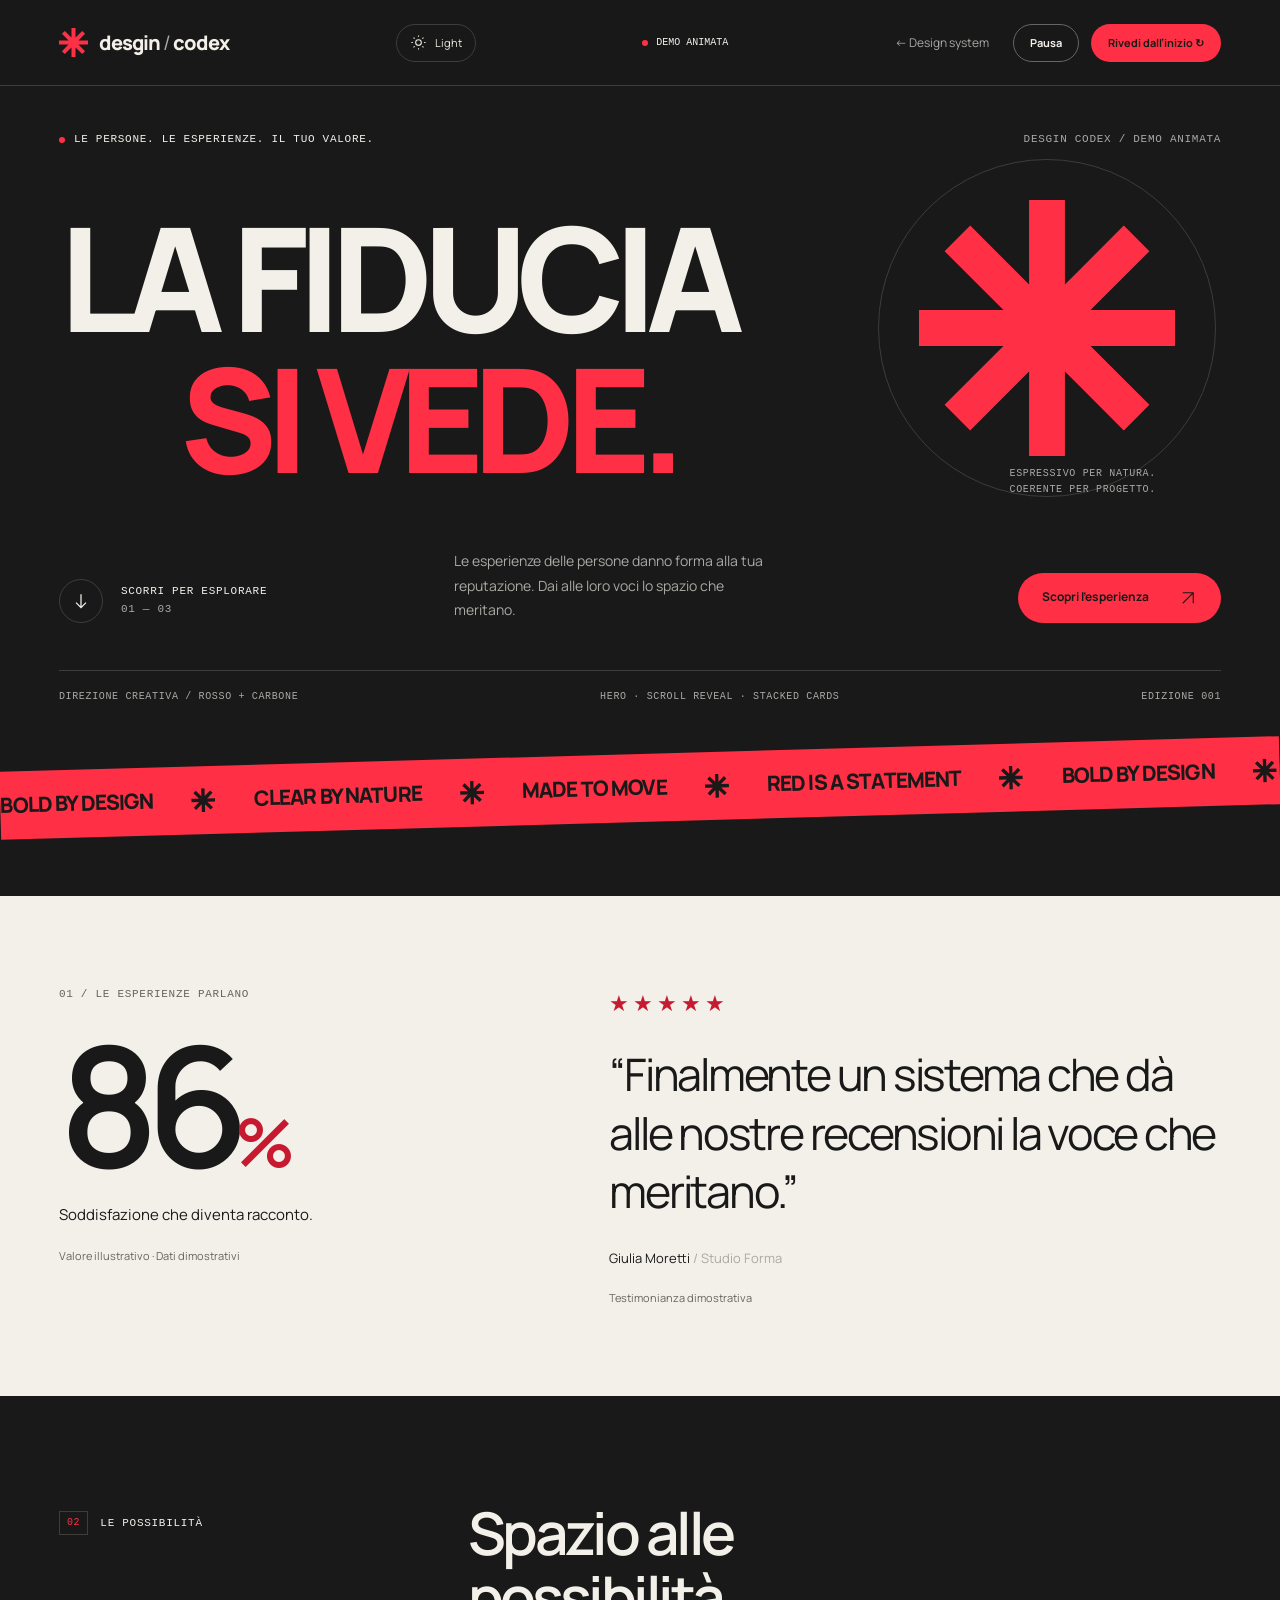
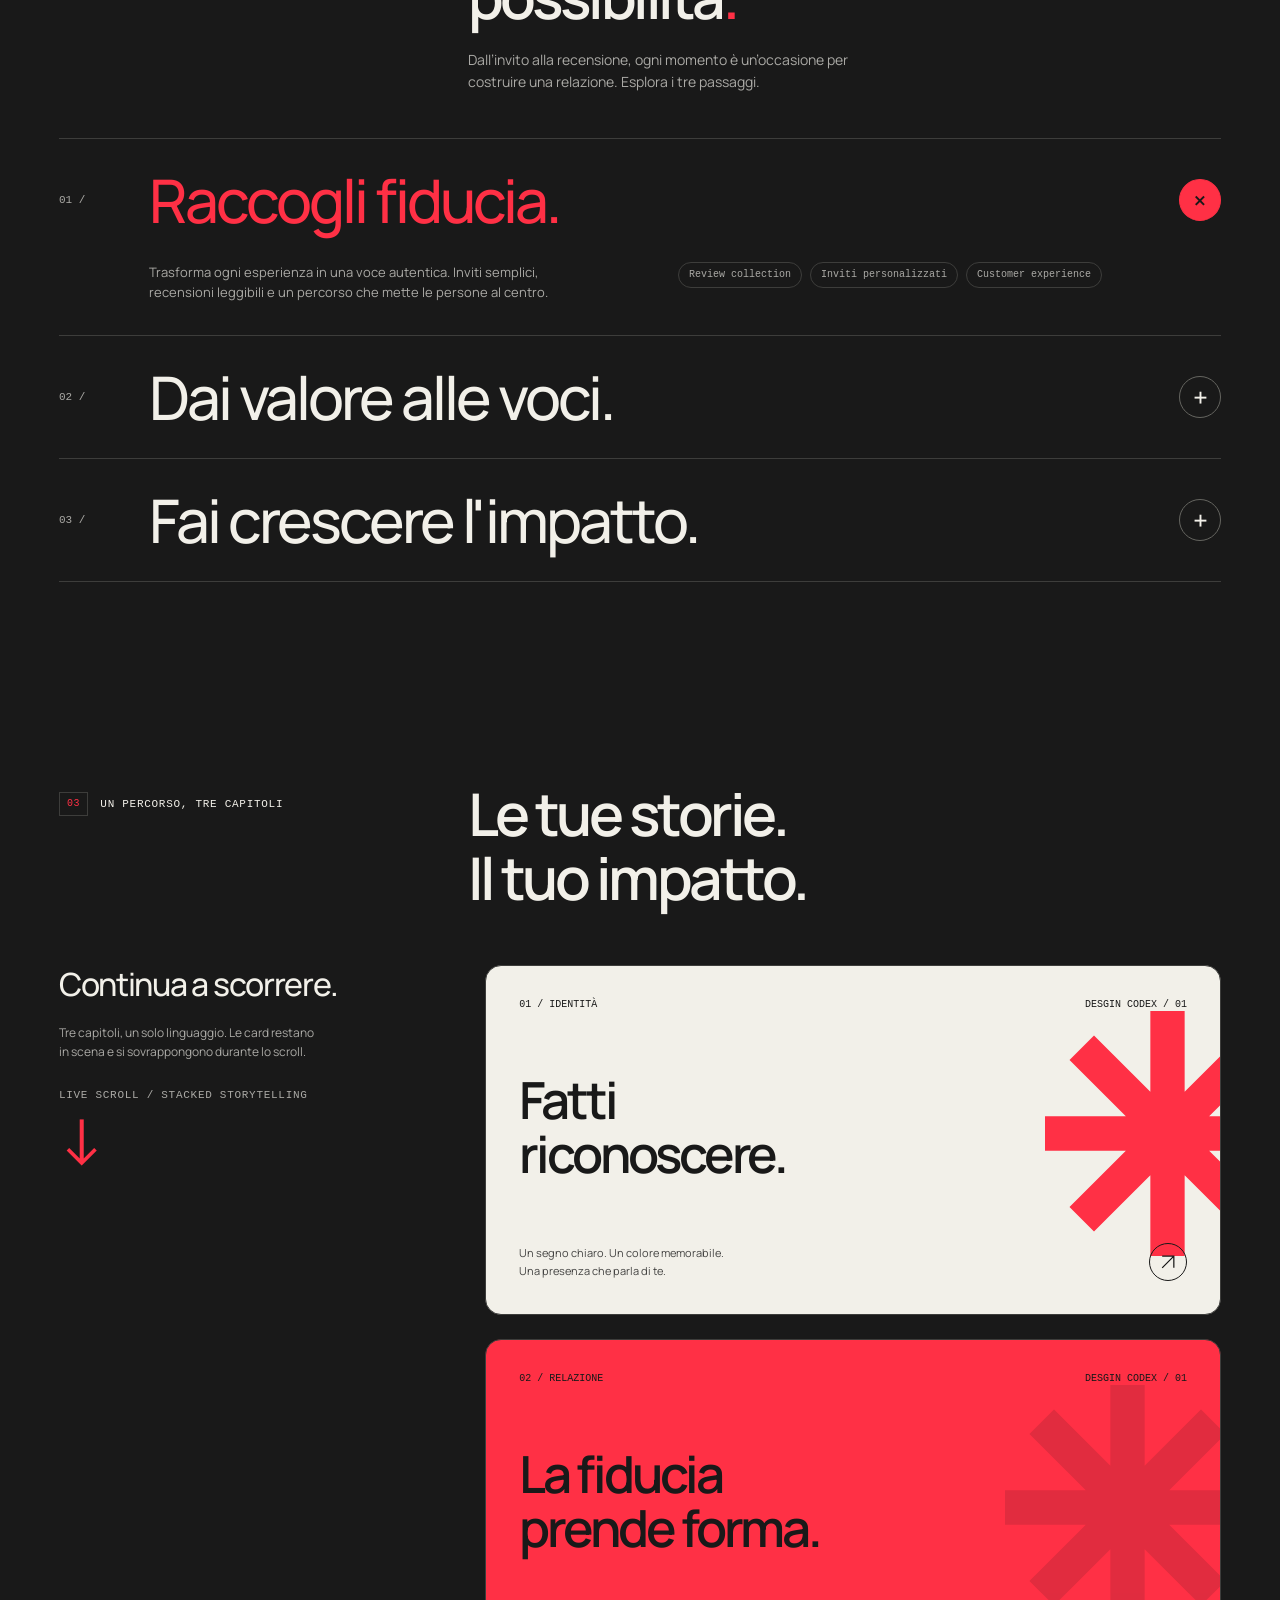
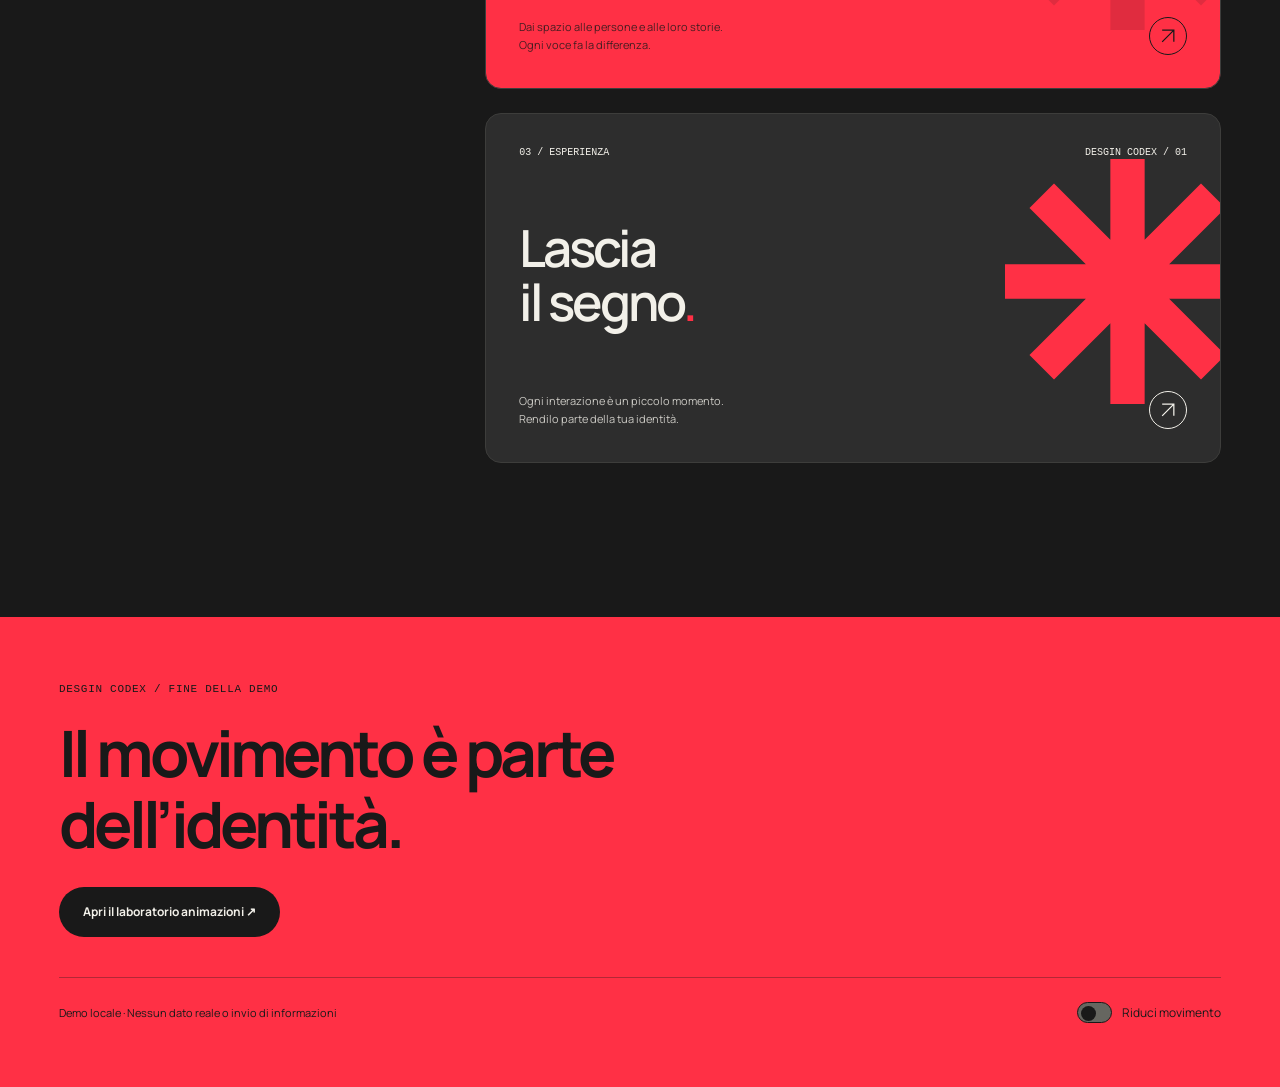
<file: demo.html>
<!doctype html>
<html lang="it"><head><meta charset="utf-8"><meta name="viewport" content="width=device-width, initial-scale=1"><meta name="theme-color" content="#191919"><title>desgin-codex — Demo animata</title><style>
    @font-face{font-family:Manrope;src:url('assets/manrope-400.ttf') format('truetype');font-weight:400;font-display:swap}
    @font-face{font-family:Manrope;src:url('assets/manrope-500.ttf') format('truetype');font-weight:500;font-display:swap}
    @font-face{font-family:Manrope;src:url('assets/manrope-600.ttf') format('truetype');font-weight:600;font-display:swap}
    @font-face{font-family:Manrope;src:url('assets/manrope-700.ttf') format('truetype');font-weight:700;font-display:swap}
    @font-face{font-family:Manrope;src:url('assets/manrope-800.ttf') format('truetype');font-weight:800;font-display:swap}
    :root{
      --red:#ff3045;--red-hover:#ff5264;--red-deep:#c71930;--dark:#191919;--surface:#232323;--elevated:#2d2d2d;
      --paper:#f2f0e9;--muted:#aaa9a5;--line:#3d3d3b;--success:#b3d9b3;--warning:#eaca8a;
      --font:'Manrope',Arial,sans-serif;--mono:'SFMono-Regular',Consolas,'Liberation Mono',monospace;
      --space-1:4px;--space-2:8px;--space-3:12px;--space-4:16px;--space-6:24px;--space-8:32px;--space-12:48px;--space-16:64px;--space-24:96px;--space-32:128px;
      --radius-sm:8px;--radius-md:16px;--radius-pill:999px;--gutter:clamp(24px,4.6vw,88px);--max:1600px;
      --ease-out:cubic-bezier(.22,1,.36,1);--ease-in-out:cubic-bezier(.65,0,.35,1);--duration-fast:180ms;--duration-base:320ms;--duration-reveal:800ms;--motion-scale:1;
    }
    *,*::before,*::after{box-sizing:border-box}html{scroll-behavior:smooth;scroll-padding-top:100px}body{margin:0;overflow-x:clip;background:var(--dark);color:var(--paper);font-family:var(--font);font-size:15px;line-height:1.6;-webkit-font-smoothing:antialiased}::selection{background:var(--red);color:var(--dark)}
    button,input,textarea,select{font:inherit}button,a,input,textarea,select{-webkit-tap-highlight-color:transparent}button,a{touch-action:manipulation}button{cursor:pointer}a{color:inherit;text-decoration:none}button{color:inherit}svg{display:block}button:disabled{cursor:not-allowed;opacity:.35}button:focus-visible,a:focus-visible,input:focus-visible,textarea:focus-visible,select:focus-visible,summary:focus-visible{outline:2px solid var(--red-hover);outline-offset:5px}h1,h2,h3,p{margin:0}button{border:0}button svg,a svg{pointer-events:none}.wrap{width:min(calc(100% - var(--gutter)*2),var(--max));margin-inline:auto}.mono{font-family:var(--mono);font-size:11px;letter-spacing:.065em;text-transform:uppercase}.muted{color:var(--muted)}.red{color:var(--red)}.icon{width:20px;height:20px;fill:none;stroke:currentColor;stroke-width:1.5}.asterisk{fill:currentColor}.skip{position:fixed;top:8px;left:8px;padding:12px 20px;background:var(--paper);color:var(--dark);z-index:100;transform:translateY(-150%)}.skip:focus{transform:none}.sr-only{position:absolute;width:1px;height:1px;overflow:hidden;clip:rect(0,0,0,0);white-space:nowrap}
    .topbar{height:86px;position:sticky;top:0;background:rgb(25 25 25 / .95);backdrop-filter:blur(18px);z-index:30;border-bottom:1px solid var(--line)}.topbar-inner{height:100%;display:flex;align-items:center;justify-content:space-between;gap:28px}.brand{display:flex;align-items:center;gap:11px;font-weight:800;font-size:20px;letter-spacing:-1px;line-height:1}.brand .asterisk{width:29px;height:29px;color:var(--red)}.brand-slash{color:var(--muted);font-weight:400;margin:0 3px}.nav{display:flex;gap:28px;align-items:center}.nav a{font-size:12px;color:var(--muted);transition:color .2s}.nav a:hover,.nav a[aria-current]{color:var(--paper)}.nav a span{font:9px var(--mono);margin-right:5px;color:var(--red)}.header-tools{display:flex;align-items:center;gap:18px}.version{font:10px var(--mono);color:var(--muted)}.icon-button{width:38px;height:38px;border:1px solid var(--line);background:transparent;border-radius:50%;display:grid;place-items:center;transition:background .2s}.icon-button:hover,.icon-button[aria-pressed=true]{background:var(--red);color:var(--dark);border-color:var(--red)}.mobile-menu{display:none}.progress{position:absolute;bottom:-1px;left:0;height:2px;width:100%;background:var(--red);transform:scaleX(0);transform-origin:left}
    .hero{position:relative;padding-top:45px;padding-bottom:34px;overflow:hidden}.eyebrow-row{display:flex;justify-content:space-between;gap:20px}.eyebrow{display:flex;gap:9px;align-items:center}.dot{width:6px;height:6px;border-radius:50%;background:var(--red);display:inline-block;flex-shrink:0}.hero-body{position:relative;margin-top:60px}.hero h1{position:relative;z-index:2;font-size:clamp(76px,11.3vw,194px);font-weight:800;line-height:.94;letter-spacing:-.075em;text-transform:uppercase;pointer-events:none}.hero-line{display:block;overflow:hidden;padding-bottom:.12em;margin-bottom:-.08em}.hero-line>span{display:block}.hero h1 .second-line{color:var(--red);margin-left:10.4%}.hero-art{position:absolute;width:clamp(150px,20vw,330px);height:clamp(150px,20vw,330px);right:4%;top:-3%;color:var(--red);z-index:1}.hero-art svg{width:100%;height:100%;animation:spin calc(40s * var(--motion-scale)) linear infinite}.hero-art::after{content:'';position:absolute;inset:-16%;border:1px solid var(--line);border-radius:50%;z-index:-1}.hero-note{position:absolute;right:2%;top:104%;width:160px;line-height:1.6;font-size:10px;color:var(--muted)}.hero-bottom{display:grid;grid-template-columns:1fr 1fr 1fr;align-items:end;margin-top:57px;gap:24px}.hero-index{display:flex;gap:18px;align-items:center}.scroll-circle{width:44px;height:44px;border:1px solid var(--line);border-radius:50%;display:grid;place-items:center}.scroll-circle svg{animation:nudge 2.5s ease-in-out infinite}.hero-description{max-width:330px;font-size:14px;color:var(--muted);line-height:1.75}.hero-actions{display:flex;justify-content:flex-end}.btn{display:inline-flex;align-items:center;justify-content:center;gap:30px;min-height:50px;padding:13px 23px;border:1px solid transparent;border-radius:var(--radius-pill);font-size:12px;font-weight:700;line-height:1.4;transition:background calc(var(--duration-base) * var(--motion-scale)),color .25s,border-color .25s;position:relative}.btn svg{width:18px;height:18px;transition:transform .35s var(--ease-out)}.btn:hover svg{transform:translate(3px,-3px)}.btn-primary{background:var(--red);color:var(--dark)}.btn-primary:hover{background:var(--red-hover)}.btn-outline{background:transparent;border-color:#666662;color:var(--paper)}.btn-outline:hover{background:var(--paper);border-color:var(--paper);color:var(--dark)}.btn-paper{background:var(--paper);color:var(--dark)}.btn-paper:hover{background:#d8d5ca}.btn-text{background:transparent;padding-inline:0;gap:20px}.btn-text::after{content:'';position:absolute;bottom:7px;height:1px;left:0;width:100%;background:currentColor;transform:scaleX(.2);transform-origin:left;transition:transform .3s}.btn-text:hover::after{transform:scaleX(1)}.hero-footnote{margin-top:47px;display:flex;justify-content:space-between;padding-top:18px;border-top:1px solid var(--line);color:var(--muted);font-size:10px}
    .ticker{background:var(--red);color:var(--dark);overflow:hidden;margin-top:15px;padding:17px 0;transform:rotate(-1.6deg);width:100%;}.ticker-track{display:flex;width:max-content;animation:marquee calc(32s * var(--motion-scale)) linear infinite}.ticker-group{display:flex;align-items:center;gap:38px;padding-right:38px;flex-shrink:0}.ticker span{font-size:21px;font-weight:800;letter-spacing:-.04em;text-transform:uppercase}.ticker svg{width:24px;height:24px}.ticker:hover .ticker-track{animation-play-state:paused}
    .section{padding-block:100px;scroll-margin-top:10px}.section-head{display:grid;grid-template-columns:1fr 2fr;gap:32px;align-items:start;margin-bottom:45px}.section-label{display:flex;align-items:center;gap:12px;padding-top:10px}.section-label .number{color:var(--red);border:1px solid var(--line);padding:3px 7px;font-size:10px}.section-title{font-size:clamp(36px,4.6vw,72px);font-weight:600;letter-spacing:-.06em;line-height:1.08}.section-intro{max-width:420px;margin-top:20px;color:var(--muted);font-size:14px}.section-title .serif{font-family:Georgia,serif;font-style:italic;font-weight:400}.small-head{display:flex;align-items:center;justify-content:space-between;gap:16px;margin-bottom:18px}.small-head h3{font-size:13px;font-weight:500}.small-head .mono{font-size:10px;color:var(--muted)}.palette{display:grid;grid-template-columns:2fr 1fr 1fr 1fr;gap:12px}.swatch{position:relative;min-height:250px;text-align:left;padding:23px;display:flex;flex-direction:column;justify-content:space-between;border:1px solid transparent;border-radius:2px;transition:transform .35s var(--ease-out)}.swatch:hover{transform:translateY(-7px)}.swatch .swatch-top{display:flex;justify-content:space-between;gap:10px}.swatch .swatch-title{font-size:26px;font-weight:600;letter-spacing:-.055em}.swatch .swatch-data{display:flex;flex-direction:column;gap:5px}.swatch .copy-icon{font-size:19px;opacity:.65}.swatch small{font:10px var(--mono)}.swatch-red{background:var(--red);color:var(--dark)}.swatch-dark{background:var(--dark);border-color:var(--line);color:var(--paper)}.swatch-surface{background:var(--elevated);color:var(--paper)}.swatch-paper{background:var(--paper);color:var(--dark)}.palette-meta{display:flex;justify-content:space-between;gap:28px;margin-top:20px;color:var(--muted);font-size:11px}.palette-meta b{color:var(--paper);font-weight:500}.palette-support{display:grid;grid-template-columns:1fr 1fr;gap:50px;margin-top:40px}.proportion{height:10px;display:flex;gap:3px;margin-bottom:15px}.proportion span:nth-child(1){width:65%;background:var(--elevated)}.proportion span:nth-child(2){width:25%;background:var(--paper)}.proportion span:nth-child(3){width:10%;background:var(--red)}.support-row{display:flex;flex-wrap:wrap;gap:20px;font-size:11px;color:var(--muted)}.support-row span{display:flex;gap:8px;align-items:center}.support-row i{width:12px;height:12px;border-radius:50%;background:var(--color)}.support-note{font-size:11px;color:var(--muted);margin-top:12px}
    .type-section{background:var(--paper);color:var(--dark);position:relative}.type-section .section-label .number{border-color:#bcbab3}.type-section .section-intro,.type-section .muted{color:#64635f}.type-specimen{display:grid;grid-template-columns:1fr 1.35fr;gap:64px;border-top:1px solid #c8c6be;padding-top:35px}.big-aa{font-size:clamp(120px,18vw,260px);font-weight:600;letter-spacing:-.1em;line-height:1.1}.font-name{display:flex;align-items:center;gap:18px;font-size:18px;margin-top:12px}.tag{display:inline-flex;align-items:center;gap:6px;padding:5px 10px;border:1px solid var(--line);border-radius:var(--radius-pill);font:10px var(--mono);line-height:1.4}.type-section .tag{border-color:#aaa9a3}.alphabet{max-width:300px;overflow-wrap:anywhere;margin-top:25px;letter-spacing:.08em;font-size:16px;line-height:1.8}.type-row{padding:18px 0;border-bottom:1px solid #cccac2;display:grid;grid-template-columns:110px 1fr;align-items:baseline;gap:20px}.type-row small{font:10px var(--mono);color:#66655f}.type-display{overflow-wrap:anywhere;font-weight:800;font-size:clamp(38px,4.4vw,68px);letter-spacing:-.07em;line-height:1.1}.type-heading{font-size:38px;font-weight:600;letter-spacing:-.05em;line-height:1.2}.type-subheading{font-size:24px;letter-spacing:-.035em;font-weight:600}.type-body{font-size:16px;line-height:1.65}.type-caption{font:11px var(--mono);letter-spacing:.08em}.type-editor{margin-top:28px;border-bottom:1px solid #92918a;display:flex;gap:12px;align-items:center}.type-editor input{border:0;background:transparent;color:var(--dark);width:100%;padding:12px 0;font-size:13px;min-width:0}.type-editor input::placeholder{color:#66655f}.type-meta{margin-top:30px;display:flex;justify-content:space-between;gap:20px;border-top:1px solid #c8c6be;padding-top:20px;font:10px var(--mono);color:#64635f}
    .layout-section{border-bottom:1px solid var(--line)}.layout-grid{display:grid;grid-template-columns:1fr 1fr;gap:64px}.spacing-list{display:flex;align-items:flex-end;gap:16px;height:145px;padding-top:20px}.spacing-unit{display:flex;flex-direction:column;align-items:center;gap:15px;flex:1}.spacing-bar{background:var(--red);width:100%;max-width:45px;height:calc(var(--size)*1px)}.spacing-unit span{font:10px var(--mono);color:var(--muted)}.grid-specimen{display:grid;grid-template-columns:repeat(12,1fr);gap:7px;height:145px;padding-top:20px}.grid-specimen i{background:var(--surface);border:1px solid var(--line)}.grid-specimen i:nth-child(3n+1){border-color:#82414a;background:#342326}.layout-foot{display:flex;justify-content:space-between;gap:16px;margin-top:22px;font:10px var(--mono);color:var(--muted)}.shape-strip{display:flex;gap:26px;align-items:center;margin-top:38px;border-top:1px solid var(--line);padding-top:24px}.shape-sample{display:flex;gap:12px;align-items:center;font:10px var(--mono);color:var(--muted)}.shape-sample i{display:block;width:44px;height:30px;border:1px solid #777670;border-radius:var(--r)}
    .component-grid{display:grid;grid-template-columns:1.2fr 1fr;gap:24px}.spec-card{border:1px solid var(--line);border-radius:var(--radius-md);overflow:hidden;background:var(--surface)}.spec-label{display:flex;align-items:center;justify-content:space-between;border-bottom:1px solid var(--line);padding:17px 24px;color:var(--muted);font:10px var(--mono);letter-spacing:.04em}.spec-label i{display:block;width:5px;height:5px;border-radius:50%;background:var(--red)}.spec-content{padding:30px}.button-row{display:flex;gap:14px;align-items:center;flex-wrap:wrap;margin-bottom:22px}.button-row:last-child{margin-bottom:0}.state-label{font:9px var(--mono);color:var(--muted);display:block;margin-top:10px;text-align:center}.badge-row{display:flex;gap:8px;flex-wrap:wrap}.badge{font-size:10px;display:inline-flex;align-items:center;gap:6px;border-radius:100px;background:var(--elevated);padding:6px 11px;border:1px solid #4f4f4c}.badge.success{background:#28332a;color:var(--success);border-color:#485e4a}.badge.warning{background:#373126;color:var(--warning);border-color:#62533a}.badge.brand-badge{color:var(--red-hover);border-color:#79404a;background:#382529}.controls-row{display:flex;align-items:center;justify-content:space-between;gap:16px;margin-top:28px;border-top:1px solid var(--line);padding-top:22px}.switch-label{display:flex;align-items:center;gap:10px;font-size:12px;cursor:pointer}.switch-label input{appearance:none;width:35px;height:21px;position:relative;background:#666660;border-radius:30px;cursor:pointer;margin:0;transition:background .2s}.switch-label input:checked{background:var(--red)}.switch-label input::after{content:'';width:15px;height:15px;background:var(--dark);border-radius:50%;position:absolute;left:3px;top:3px;transition:transform .25s var(--ease-out)}.switch-label input:checked::after{transform:translateX(14px)}.segmented{display:flex;gap:3px;background:var(--dark);padding:4px;border-radius:30px}.segmented button{font-size:10px;border-radius:30px;background:transparent;padding:7px 13px;color:var(--muted)}.segmented button[aria-pressed=true]{background:var(--paper);color:var(--dark)}.component-note{margin-top:20px;font:10px var(--mono);color:var(--muted)}.review-card{background:var(--paper);color:var(--dark);border:0;position:relative}.review-card .spec-label{border-color:#cccac3;color:#65645f}.review-stars{color:var(--red-deep);font-size:22px;letter-spacing:4px}.review-card blockquote{font-size:clamp(20px,2vw,29px);line-height:1.45;letter-spacing:-.04em;margin:24px 0 29px;font-weight:500}.review-person{display:flex;align-items:center;gap:13px}.avatar{width:42px;height:42px;background:#dfdbcf;display:grid;place-items:center;border-radius:50%;font-size:12px;font-weight:700}.review-person strong{font-size:12px;display:block}.review-person small{color:#6c6a63;font-size:10px}.review-bottom{display:flex;align-items:center;justify-content:space-between;gap:16px}.review-card .badge{background:transparent;border-color:#aca99f;font-size:9px}.review-counter{font:10px var(--mono);color:#77756d}.review-controls{display:flex;gap:7px}.review-controls button{width:31px;height:31px;border:1px solid #aaa79e;background:transparent;color:var(--dark);border-radius:50%;display:grid;place-items:center}.review-controls button:hover{background:var(--dark);color:var(--paper)}.review-heading{display:flex;align-items:center;justify-content:space-between}.review-top{margin-bottom:22px}.review-meta{margin-top:25px;border-top:1px solid #cccac3;padding-top:18px;display:flex;justify-content:space-between;align-items:center}.form-card{margin-top:24px;display:grid;grid-template-columns:1fr 1.1fr;border:1px solid var(--line);border-radius:var(--radius-md);overflow:hidden}.form-intro{padding:36px;background:var(--surface);display:flex;flex-direction:column;align-items:flex-start;justify-content:space-between;gap:25px}.form-intro h3{font-size:34px;letter-spacing:-.05em;font-weight:500;line-height:1.15}.form-intro p{max-width:310px;font-size:12px;color:var(--muted);margin-top:15px}.form-intro .asterisk{width:58px;height:58px;color:var(--red)}.demo-form{padding:32px}.field{display:block;margin-bottom:20px}.field>span{display:block;font-size:11px;color:var(--muted);margin-bottom:8px}.field input{width:100%;border:1px solid #696963;border-radius:var(--radius-sm);background:var(--surface);color:var(--paper);padding:12px 14px;font-size:13px;transition:border-color .2s}.field input::placeholder{color:#a7a69f}.field input:focus{border-color:var(--red);outline:1px solid var(--red);outline-offset:0}.field input[aria-invalid=true]{border-color:var(--red-hover)}.field-error{display:block;color:var(--red-hover);font-size:11px;margin-top:7px}.form-end{display:flex;justify-content:space-between;align-items:center;gap:14px}.form-status{font-size:11px;color:var(--success);max-width:220px}
    .services-section{padding-top:30px}.service-list{border-top:1px solid var(--line)}.service{border-bottom:1px solid var(--line)}.service h3{font-weight:500}.service-trigger{display:grid;grid-template-columns:70px 1fr auto;align-items:center;gap:20px;padding:28px 0;width:100%;text-align:left;background:transparent}.service-index{font:11px var(--mono);color:var(--muted)}.service-name{font-size:clamp(28px,4.7vw,68px);font-weight:500;letter-spacing:-.05em;line-height:1.1;transition:transform .35s var(--ease-out),color .3s}.service-trigger:hover .service-name{transform:translateX(12px);color:var(--red)}.service-icon{width:42px;height:42px;display:grid;place-items:center;border-radius:50%;border:1px solid #656560;font-size:26px;line-height:1;transition:transform .4s,background .3s}.service-trigger[aria-expanded=true] .service-icon{transform:rotate(45deg);background:var(--red);color:var(--dark);border-color:var(--red)}.service-trigger[aria-expanded=true] .service-name{color:var(--red)}.service-panel{display:grid;grid-template-rows:0fr;transition:grid-template-rows calc(.5s * var(--motion-scale)) var(--ease-out)}.service-panel.open{grid-template-rows:1fr}.service-panel>div{overflow:hidden;min-height:0}.service-content{padding:0 62px 32px 90px;display:grid;grid-template-columns:1fr 1fr;gap:48px}.service-content p{font-size:13px;color:var(--muted);max-width:400px}.service-content .tags{display:flex;gap:8px;flex-wrap:wrap;align-content:start}.service-content .tag{color:var(--muted)}
    .motion-section{background:#20201f;border-top:1px solid var(--line);border-bottom:1px solid var(--line)}.motion-heading{display:flex;justify-content:space-between;align-items:end;gap:25px;margin-bottom:30px}.motion-heading .section-intro{margin:0;max-width:430px}.motion-toolbar{display:flex;align-items:center;justify-content:space-between;gap:20px;border:1px solid #52524e;border-radius:var(--radius-pill);padding:8px 10px 8px 20px;background:var(--dark);margin-bottom:28px}.motion-status{display:flex;align-items:center;gap:9px;font:10px var(--mono);color:var(--muted)}.motion-tools{display:flex;align-items:center;gap:15px}.motion-tools .btn{min-height:34px;padding:8px 15px;font-size:10px;gap:9px}.motion-tools .btn svg{width:12px;height:12px}.motion-tools select{background:var(--dark);border:0;color:var(--paper);font:11px var(--mono);padding:8px}.motion-grid{display:grid;grid-template-columns:repeat(3,1fr);gap:16px}.motion-card{border:1px solid #484844;border-radius:12px;overflow:hidden;min-width:0}.motion-stage{height:220px;background:var(--dark);display:flex;align-items:center;justify-content:center;position:relative;overflow:hidden}.motion-stage .stage-grid{position:absolute;inset:0;opacity:.3;background-image:linear-gradient(var(--line) 1px,transparent 1px),linear-gradient(90deg,var(--line) 1px,transparent 1px);background-size:28px 28px;mask-image:radial-gradient(ellipse,#000,transparent 75%);pointer-events:none}.stage-label{position:absolute;top:15px;left:17px;font:9px var(--mono);color:var(--muted)}.motion-caption{padding:18px;background:var(--surface)}.motion-caption h3{font-size:13px;font-weight:600;display:flex;justify-content:space-between;align-items:center}.replay-one{background:transparent;color:var(--muted);font-size:19px;line-height:1;padding:4px 7px;border-radius:5px}.replay-one:hover{color:var(--red);background:var(--dark)}.motion-caption p{font-size:11px;color:var(--muted);margin-top:7px;line-height:1.7}.motion-caption code{font:9px var(--mono);display:block;color:var(--muted);margin-top:12px}.reveal-sample{font-size:44px;font-weight:800;line-height:1;letter-spacing:-.065em;position:relative;overflow:hidden;padding-bottom:5px}.reveal-sample span{display:block}.reveal-sample span:last-child{color:var(--red)}.magnetic-demo{width:94px;height:94px;border-radius:50%;display:flex;flex-direction:column;align-items:center;justify-content:center;gap:10px;background:var(--red);color:var(--dark);font:9px var(--mono);position:relative}.magnetic-demo svg{width:26px;height:26px}.stack-sample{position:relative;width:145px;height:110px}.mini-card{position:absolute;inset:0;border-radius:8px;border:1px solid #6a6962;background:var(--elevated);display:flex;justify-content:space-between;padding:12px;font:10px var(--mono);transform-origin:center bottom}.mini-card:nth-child(1){transform:translateY(-20px) scale(.85)}.mini-card:nth-child(2){transform:translateY(-10px) scale(.93);background:#45443f}.mini-card:nth-child(3){background:var(--paper);color:var(--dark)}.mini-card svg{align-self:flex-end;width:36px;height:36px;color:var(--red)}.ticker-mini{transform:rotate(-10deg);background:var(--red);color:var(--dark);padding:12px 0;width:120%;position:absolute;overflow:hidden}.ticker-mini .ticker-group{gap:20px;padding-right:20px;font-size:20px;font-weight:800;letter-spacing:-.04em}.ticker-mini .asterisk{width:21px;height:21px}.ticker-mini .ticker-track{animation-duration:calc(12s * var(--motion-scale))}.counter-sample{font-size:76px;line-height:1;font-weight:600;letter-spacing:-.075em;position:relative}.counter-sample small{font-size:30px;color:var(--red)}.counter-sub{position:absolute;bottom:43px;font:9px var(--mono);color:var(--muted)}.wipe-art{position:relative;width:130px;height:130px;background:var(--red);border-radius:50%;display:grid;place-items:center;overflow:hidden}.wipe-art svg{width:84px;height:84px;color:var(--dark)}.wipe-art::after{content:'';position:absolute;inset:0;background:var(--paper);transform:translateX(100%)}.motion-foot{display:flex;justify-content:space-between;gap:20px;padding-top:25px;color:var(--muted);font:10px var(--mono)}
    .stack-section .section-head{margin-bottom:55px}.stack-layout{display:grid;grid-template-columns:.65fr 1.35fr;gap:72px;align-items:start}.stack-aside{position:sticky;top:125px;padding-bottom:40px}.stack-aside h3{font-size:32px;line-height:1.2;letter-spacing:-.04em;font-weight:500}.stack-aside p{font-size:12px;color:var(--muted);margin-block:20px;max-width:260px}.stack-aside .arrow-down{font-size:64px;line-height:1;font-weight:400}.stack-cards{padding-bottom:30px}.stack-card{position:sticky;top:110px;min-height:350px;padding:33px;border-radius:var(--radius-md);display:flex;flex-direction:column;justify-content:space-between;transform-origin:top center;border:1px solid var(--line);margin-bottom:24px;overflow:hidden}.stack-card:nth-child(1){background:var(--paper);color:var(--dark);top:110px}.stack-card:nth-child(2){background:var(--red);color:var(--dark);top:130px}.stack-card:nth-child(3){background:var(--elevated);top:150px}.stack-card-top{display:flex;justify-content:space-between;font:10px var(--mono);position:relative;z-index:1}.stack-card h3{font-size:clamp(38px,4vw,60px);letter-spacing:-.06em;line-height:1.06;max-width:360px;position:relative;z-index:1;font-weight:600}.stack-card-bottom{display:flex;justify-content:space-between;align-items:center;gap:20px;font-size:11px;position:relative;z-index:1}.stack-card-bottom p{max-width:290px;opacity:.8}.stack-art{position:absolute;right:-30px;top:45px;width:245px;height:245px;color:currentColor;opacity:.13}.stack-card:nth-child(1) .stack-art{color:var(--red);opacity:1;right:-70px}.stack-card:nth-child(3) .stack-art{color:var(--red);opacity:1}.stack-card .icon-button{color:inherit;border-color:currentColor;flex-shrink:0}.stack-card .icon-button:hover{background:var(--dark);color:var(--paper)}
    .reference-section{border-top:1px solid var(--line);padding-block:55px}.references-details summary{list-style:none;cursor:pointer;display:flex;align-items:center;justify-content:space-between;gap:20px}.references-details summary::-webkit-details-marker{display:none}.references-details summary h2{font-size:20px;font-weight:500;letter-spacing:-.04em}.references-details summary .mono{color:var(--muted);margin-bottom:7px}.references-details summary>span{font-size:28px;transition:transform .3s}.references-details[open] summary>span{transform:rotate(45deg)}.reference-grid{display:grid;grid-template-columns:repeat(3,1fr);gap:24px;margin-top:30px}.reference-link{border:1px solid var(--line);padding:24px;display:block;border-radius:8px}.reference-link strong{font-size:20px;font-weight:500;display:flex;justify-content:space-between}.reference-link p{font-size:12px;color:var(--muted);margin-top:12px}.reference-link:hover{border-color:var(--red)}.moodboard{display:grid;grid-template-columns:1fr 1fr;gap:24px;margin-top:24px}.moodboard figure{margin:0}.moodboard img{width:100%;height:220px;object-fit:cover;border-radius:8px;display:block}.moodboard figcaption{margin-top:10px;font:10px var(--mono);color:var(--muted)}
    .footer{padding-top:55px;padding-bottom:26px;background:var(--red);color:var(--dark);overflow:hidden}.footer-top{display:flex;justify-content:space-between;gap:25px;align-items:center}.footer-top p{font-size:13px;max-width:340px}.footer .btn{background:var(--dark);color:var(--paper)}.footer-word{font-size:clamp(62px,12.3vw,198px);font-weight:800;letter-spacing:-.08em;line-height:1.35;margin-top:28px;white-space:nowrap}.footer-bottom{border-top:1px solid rgb(25 25 25 / .3);padding-top:21px;display:flex;justify-content:space-between;gap:20px;font:10px var(--mono)}.footer-bottom a{display:flex;gap:9px;align-items:center}.footer-bottom a:hover{text-decoration:underline}.toast{position:fixed;bottom:26px;left:50%;transform:translate(-50%,20px);opacity:0;pointer-events:none;background:var(--paper);color:var(--dark);padding:13px 22px;box-shadow:0 8px 35px #0003;border-radius:30px;font-size:12px;z-index:70;transition:opacity .2s,transform .2s;max-width:calc(100% - 32px);text-align:center}.toast.visible{transform:translate(-50%,0);opacity:1}.grid-overlay{position:fixed;inset:0 var(--gutter);z-index:45;pointer-events:none;display:none;grid-template-columns:repeat(12,1fr);gap:24px;max-width:var(--max);margin:auto}.grid-overlay.active{display:grid}.grid-overlay i{background:rgb(255 48 69 / .07);border-inline:1px solid rgb(255 48 69 / .16)}
    @keyframes spin{to{transform:rotate(360deg)}}@keyframes marquee{to{transform:translateX(-50%)}}@keyframes nudge{0%,100%{transform:translateY(-3px)}50%{transform:translateY(3px)}}
    body.motion-paused *,body.motion-paused *::before,body.motion-paused *::after{animation-play-state:paused!important}
    body.reduced-motion *,body.reduced-motion *::before,body.reduced-motion *::after{animation:none!important;transition:none!important;scroll-behavior:auto!important}html:has(body.reduced-motion){scroll-behavior:auto}body.reduced-motion .stack-card,body.reduced-motion .stack-aside{position:relative;top:auto!important}body.reduced-motion .hero-art svg{transform:rotate(15deg)}
    @media(min-width:1700px){.hero{padding-top:55px}.hero-body{margin-top:78px}.hero-bottom{margin-top:75px}.hero-footnote{margin-top:60px}}
    @media(max-width:1100px){.nav{gap:18px}.nav a span{display:none}.version{display:none}.hero h1{font-size:11.3vw}.hero-art{width:21vw;height:21vw;top:-7%}.hero-note{display:none}.hero-body{margin-top:80px}.hero-bottom{grid-template-columns:.7fr 1fr 1fr}.hero-description{font-size:12px}.hero-actions .btn{gap:16px;padding-inline:18px}.swatch{min-height:215px;padding:18px}.swatch .swatch-title{font-size:23px}.section-head{grid-template-columns:.75fr 1.5fr}.type-specimen{gap:35px}.type-row{grid-template-columns:83px 1fr}.type-heading{font-size:30px}.component-grid{grid-template-columns:1.1fr 1fr}.spec-content{padding:23px}.button-row{gap:10px}.button-row .btn{gap:15px;padding-inline:17px}.controls-row{align-items:flex-start;flex-direction:column}.motion-stage{height:200px}.stack-layout{gap:40px}.stack-art{right:-90px}.stack-card:nth-child(1) .stack-art{right:-105px}}
    @media(max-width:760px){.topbar{height:72px}.brand{font-size:19px}.header-tools{gap:9px}.mobile-menu{display:grid}.nav{position:absolute;top:71px;left:0;right:0;background:var(--dark);border-bottom:1px solid var(--line);display:none;padding:20px var(--gutter);flex-wrap:wrap;gap:16px 24px}.nav.open{display:flex}.nav a{font-size:13px}.nav a span{display:inline}.hero{padding-top:28px;padding-bottom:20px}.eyebrow-row>.mono{display:none}.hero-body{margin-top:90px}.hero h1{font-size:12vw;line-height:1.05}.hero h1 .second-line{margin-left:0}.hero-art{width:20vw;height:20vw;right:4%;top:-70px}.hero-art::after{inset:-10%}.hero-bottom{grid-template-columns:1fr 1fr;margin-top:34px;gap:28px 20px}.hero-description{grid-column:1/-1;grid-row:1;max-width:360px;font-size:14px}.hero-index{gap:10px}.hero-index .mono{font-size:9px}.hero-actions .btn{min-height:44px;font-size:10px;gap:12px;padding-inline:14px}.hero-footnote{margin-top:28px;font-size:9px}.hero-footnote span:last-child{display:none}.ticker{margin-top:10px;padding:12px 0}.ticker span{font-size:16px}.ticker-group{gap:25px;padding-right:25px}.ticker svg{width:18px;height:18px}.section{padding-block:65px}.section-head{grid-template-columns:1fr;gap:25px;margin-bottom:32px}.section-title{font-size:43px}.section-intro{font-size:13px;margin-top:17px}.section-label{padding:0;font-size:10px}.palette{grid-template-columns:1fr 1fr;gap:10px}.swatch{min-height:195px;padding:20px}.swatch .swatch-title{font-size:26px}.palette-meta{flex-direction:column;gap:8px;font-size:10px}.palette-support{grid-template-columns:1fr;gap:30px;margin-top:30px}.type-specimen{grid-template-columns:1fr;gap:25px;padding-top:20px}.type-left{display:grid;grid-template-columns:1fr 1fr;align-items:center;gap:25px}.big-aa{font-size:140px}.font-name{font-size:16px;flex-wrap:wrap;gap:8px;margin:0}.alphabet{font-size:12px;margin-top:12px}.type-row{grid-template-columns:85px 1fr}.type-display{font-size:40px}.type-heading{font-size:30px}.type-subheading{font-size:22px}.type-meta{flex-direction:column;gap:8px}.layout-grid{grid-template-columns:1fr;gap:36px}.spacing-list{gap:10px}.shape-strip{gap:15px;flex-wrap:wrap}.shape-sample{gap:8px}.component-grid{grid-template-columns:1fr}.spec-content{padding:24px}.controls-row{flex-direction:row;align-items:center;flex-wrap:wrap}.form-card{grid-template-columns:1fr}.form-intro{padding:28px;flex-direction:row;align-items:center}.form-intro .asterisk{min-width:45px;width:45px}.form-intro h3{font-size:28px}.form-intro p{font-size:11px}.demo-form{padding:24px}.service-trigger{grid-template-columns:26px 1fr 34px;gap:13px;padding-block:23px}.service-name{font-size:32px}.service-icon{width:34px;height:34px;font-size:22px}.service-content{padding:0 0 25px 39px;grid-template-columns:1fr;gap:20px}.services-section{padding-top:0}.motion-heading{display:block}.motion-heading .section-intro{margin-top:20px}.motion-toolbar{border-radius:12px;flex-wrap:wrap;padding:13px;gap:12px}.motion-tools{width:100%;justify-content:space-between;gap:6px}.motion-grid{grid-template-columns:1fr 1fr;gap:12px}.motion-stage{height:190px}.motion-caption{padding:14px}.motion-caption h3{font-size:12px}.motion-caption p{font-size:10px}.motion-caption code{font-size:8px}.reveal-sample{font-size:34px}.motion-foot{flex-direction:column;gap:10px;font-size:9px}.stack-layout{grid-template-columns:1fr;gap:25px}.stack-aside{position:static;padding:0;display:flex;justify-content:space-between;align-items:center;gap:20px}.stack-aside h3{font-size:26px}.stack-aside p{font-size:11px;margin:10px 0}.stack-aside .mono{display:none}.stack-aside .arrow-down{font-size:45px}.stack-card{padding:26px;min-height:320px}.stack-card h3{font-size:42px}.stack-art{right:-85px;opacity:.13}.stack-card:nth-child(1) .stack-art{right:-120px}.stack-card:nth-child(3) .stack-art{right:-120px}.stack-card-bottom p{max-width:230px}.reference-grid{grid-template-columns:1fr;gap:12px}.moodboard{gap:12px}.moodboard img{height:130px}.moodboard figcaption{font-size:8px}.footer-top{align-items:flex-start}.footer-top p{font-size:11px;max-width:180px}.footer .btn{font-size:10px;padding:12px 16px;gap:13px}.footer-word{font-size:11.7vw;margin-top:32px}.footer-bottom{font-size:8px}.footer-bottom span:nth-child(2){display:none}.grid-overlay{grid-template-columns:repeat(4,1fr);gap:16px}.grid-overlay i:nth-child(n+5){display:none}}
    @media(max-width:380px){.hero-actions .btn{font-size:9px;padding-inline:12px}.hero-index .mono{font-size:8px}.motion-grid{grid-template-columns:1fr}.section-title{font-size:37px}.font-name{font-size:14px}.type-row{grid-template-columns:70px 1fr;gap:12px}.type-display{font-size:35px}.form-end{align-items:flex-start;flex-direction:column}.review-bottom{align-items:flex-start;flex-direction:column}.palette .swatch-title{font-size:22px}}
    html{overflow-x:clip}
    @media(max-width:760px){.hero-footnote span:nth-child(2){display:none}.motion-tools{display:grid;grid-template-columns:1fr 1.55fr}.motion-tools select{grid-column:1/-1;width:100%}.motion-tools .btn{white-space:nowrap}}
    @media(prefers-reduced-motion:reduce){html{scroll-behavior:auto}*,*::before,*::after{animation:none!important;transition:none!important}.stack-card,.stack-aside{position:relative;top:auto!important}}
  
.demo-tools{display:flex;align-items:center;gap:12px}.demo-tools .btn{min-height:38px;padding:8px 16px;font-size:11px;gap:10px}.demo-back{font-size:12px;color:var(--muted);margin-right:12px}.demo-status{display:flex;align-items:center;gap:8px;font:10px var(--mono);text-transform:uppercase}.demo-proof{background:var(--paper);color:var(--dark);padding-block:90px;margin-block:75px}.proof-grid{display:grid;grid-template-columns:1fr 1.3fr;gap:80px}.proof-number{font-size:clamp(100px,13vw,190px);font-weight:600;letter-spacing:-.08em;line-height:1.2}.proof-number small{font-size:.4em;color:var(--red-deep)}.demo-proof .mono{color:#66645f}.proof-quote{font-size:clamp(28px,3.5vw,50px);letter-spacing:-.05em;line-height:1.3;margin:24px 0}.proof-author{font-size:13px;margin-top:28px}.proof-label{margin-top:20px;font-size:11px;color:#66645f}.demo-footer{padding:64px 0;background:var(--red);color:var(--dark)}.demo-footer h2{font-size:clamp(34px,5vw,72px);line-height:1.1;letter-spacing:-.06em;margin-bottom:28px}.demo-footer .btn{background:var(--dark);color:var(--paper)}.demo-footer-bottom{display:flex;justify-content:space-between;align-items:center;gap:20px;margin-top:40px;padding-top:24px;border-top:1px solid #19191955;font-size:11px}.demo-footer .switch-label input{border:1px solid var(--dark)}.demo-footer .switch-label input:checked{background:var(--paper)}
@media(max-width:1050px){.demo-status{display:none}.demo-tools{gap:8px}.demo-back{margin:0}.proof-grid{gap:40px}}
@media(max-width:760px){.topbar{height:auto;min-height:108px}.topbar-inner{padding-block:14px;flex-wrap:wrap;gap:12px}.demo-tools{width:100%;justify-content:space-between}.demo-tools .btn{min-height:34px;padding:7px 12px;font-size:10px}.demo-back{font-size:11px}.proof-grid{grid-template-columns:1fr;gap:28px}.demo-proof{padding-block:55px;margin-block:45px}.proof-number{font-size:120px}.proof-quote{font-size:30px}.demo-footer-bottom{align-items:flex-start;flex-direction:column}.stack-card:nth-child(1){top:120px}.stack-card:nth-child(2){top:140px}.stack-card:nth-child(3){top:160px}}
</style><link rel="stylesheet" href="theme-switch.css"></head><body><a class="skip" href="#main">Vai al contenuto</a>  <svg aria-hidden="true" style="position:absolute;width:0;height:0;overflow:hidden" xmlns="http://www.w3.org/2000/svg">
    <symbol id="arrow" viewBox="0 0 24 24"><path d="M5 19 19 5M5 5h14v14"/></symbol>
    <symbol id="down" viewBox="0 0 24 24"><path d="M12 4v16m-6-6 6 6 6-6"/></symbol>
    <symbol id="star" viewBox="0 0 100 100"><path d="M43 0h14v33L80 10l10 10-23 23h33v14H67l23 23-10 10-23-23v33H43V67L20 90 10 80l23-23H0V43h33L10 20l10-10 23 23z"/></symbol>
    <symbol id="grid-icon" viewBox="0 0 24 24"><path d="M4 4h16v16H4zM9 4v16m6-16v16M4 9h16M4 15h16"/></symbol>
    <symbol id="repeat" viewBox="0 0 24 24"><path d="M20 7v5h-5M20 12a8 8 0 1 0-2 6"/></symbol>
  </svg><header class="topbar"><div class="wrap topbar-inner">
<a class="brand" href="#main" aria-label="Demo, torna all'inizio"><svg class="asterisk" aria-hidden="true"><use href="#star"/></svg><span>desgin<span class="brand-slash">/</span>codex</span></a><!-- theme-switch:start --><a class="theme-switch" href="demo-light.html" aria-label="Passa alla versione light" title="Versione light"><svg class="icon" viewBox="0 0 24 24" aria-hidden="true"><circle cx="12" cy="12" r="4"/><path d="M12 2v2m0 16v2M2 12h2m16 0h2M5 5l1.5 1.5m11 11L19 19M5 19l1.5-1.5m11-11L19 5"/></svg><span>Light</span></a><!-- theme-switch:end -->
<span class="demo-status"><span class="dot"></span><span id="demo-status" role="status">Demo animata</span></span>
<div class="demo-tools"><a class="demo-back" href="desgin-codex.html">← Design system</a><button class="btn btn-outline" id="demo-pause" aria-pressed="false">Pausa</button><button class="btn btn-primary" id="demo-replay">Rivedi dall’inizio ↻</button></div>
</div><div class="progress" id="scroll-progress" aria-hidden="true"></div></header><main id="main">    <section class="hero wrap" aria-labelledby="hero-title">
      <div class="eyebrow-row"><p class="eyebrow mono"><span class="dot"></span>Le persone. Le esperienze. Il tuo valore.</p><span class="mono muted">Desgin Codex / Demo animata</span></div>
      <div class="hero-body">
        <div class="hero-art" aria-hidden="true"><svg class="asterisk"><use href="#star"/></svg><div class="hero-note mono">Espressivo per natura.<br>Coerente per progetto.</div></div>
        <h1 id="hero-title"><span class="hero-line"><span>La fiducia</span></span><span class="hero-line second-line"><span>si vede.</span></span></h1>
      </div>
      <div class="hero-bottom"><a class="hero-index" href="#reviews"><span class="scroll-circle"><svg class="icon" aria-hidden="true"><use href="#down"/></svg></span><span class="mono">Scorri per esplorare<br><span class="muted">01 — 03</span></span></a><p class="hero-description">Le esperienze delle persone danno forma alla tua reputazione. Dai alle loro voci lo spazio che meritano.</p><div class="hero-actions"><a class="btn btn-primary magnetic" href="#services">Scopri l’esperienza<svg class="icon" aria-hidden="true"><use href="#arrow"/></svg></a></div></div>
      <div class="hero-footnote mono"><span>Direzione creativa / Rosso + Carbone</span><span>Hero · Scroll reveal · Stacked cards</span><span>Edizione 001</span></div>
    </section>    <div class="ticker" aria-label="Bold by design. Clear by nature. Made to move."><div class="ticker-track" aria-hidden="true"><div class="ticker-group"><span>Bold by design</span><svg class="asterisk"><use href="#star"/></svg><span>Clear by nature</span><svg class="asterisk"><use href="#star"/></svg><span>Made to move</span><svg class="asterisk"><use href="#star"/></svg><span>Red is a statement</span><svg class="asterisk"><use href="#star"/></svg></div><div class="ticker-group"><span>Bold by design</span><svg class="asterisk"><use href="#star"/></svg><span>Clear by nature</span><svg class="asterisk"><use href="#star"/></svg><span>Made to move</span><svg class="asterisk"><use href="#star"/></svg><span>Red is a statement</span><svg class="asterisk"><use href="#star"/></svg></div></div></div><section class="demo-proof" id="reviews" aria-labelledby="proof-title"><div class="wrap proof-grid"><div><p class="mono">01 / Le esperienze parlano</p><h2 class="proof-number" id="proof-title"><span id="demo-counter">98</span><small>%</small></h2><p>Soddisfazione che diventa racconto.</p><p class="proof-label">Valore illustrativo · Dati dimostrativi</p></div><div><span class="review-stars" aria-label="5 stelle su 5">★★★★★</span><blockquote class="proof-quote">“Finalmente un sistema che dà alle nostre recensioni la voce che meritano.”</blockquote><p class="proof-author">Giulia Moretti <span class="muted">/ Studio Forma</span></p><p class="proof-label">Testimonianza dimostrativa</p></div></div></section>    <section class="section services-section wrap" id="services" aria-labelledby="services-title"><div class="section-head reveal"><div class="section-label mono"><span class="number">02</span>Le possibilità</div><div><h2 class="section-title" id="services-title">Spazio alle<br>possibilità<span class="red">.</span></h2><p class="section-intro">Dall’invito alla recensione, ogni momento è un’occasione per costruire una relazione. Esplora i tre passaggi.</p></div></div><div class="service-list">
      <article class="service"><h3><button class="service-trigger" aria-expanded="true" aria-controls="service-1" id="service-trigger-1"><span class="service-index">01 /</span><span class="service-name">Raccogli fiducia.</span><span class="service-icon" aria-hidden="true">+</span></button></h3><div class="service-panel open" id="service-1" role="region" aria-labelledby="service-trigger-1"><div><div class="service-content"><p>Trasforma ogni esperienza in una voce autentica. Inviti semplici, recensioni leggibili e un percorso che mette le persone al centro.</p><div class="tags"><span class="tag">Review collection</span><span class="tag">Inviti personalizzati</span><span class="tag">Customer experience</span></div></div></div></div></article>
      <article class="service"><h3><button class="service-trigger" aria-expanded="false" aria-controls="service-2" id="service-trigger-2"><span class="service-index">02 /</span><span class="service-name">Dai valore alle voci.</span><span class="service-icon" aria-hidden="true">+</span></button></h3><div class="service-panel" id="service-2" role="region" aria-labelledby="service-trigger-2" inert aria-hidden="true"><div><div class="service-content"><p>Organizza i feedback e porta in primo piano le esperienze che raccontano il tuo lavoro. Un linguaggio coerente, dal widget alla pagina dedicata.</p><div class="tags"><span class="tag">Social proof</span><span class="tag">Widget recensioni</span><span class="tag">Brand identity</span></div></div></div></div></article>
      <article class="service"><h3><button class="service-trigger" aria-expanded="false" aria-controls="service-3" id="service-trigger-3"><span class="service-index">03 /</span><span class="service-name">Fai crescere l'impatto.</span><span class="service-icon" aria-hidden="true">+</span></button></h3><div class="service-panel" id="service-3" role="region" aria-labelledby="service-trigger-3" inert aria-hidden="true"><div><div class="service-content"><p>Rendi visibili i risultati con numeri chiari e visualizzazioni essenziali. Individua ciò che funziona e costruisci la prossima esperienza.</p><div class="tags"><span class="tag">Insights</span><span class="tag">Reputazione</span><span class="tag">Performance</span></div></div></div></div></article>
    </div></section>    <section class="section wrap stack-section" id="in-action" aria-labelledby="action-title"><div class="section-head reveal"><div class="section-label mono"><span class="number">03</span>Un percorso, tre capitoli</div><div><h2 class="section-title" id="action-title">Le tue storie.<br>Il tuo impatto.</h2></div></div><div class="stack-layout"><aside class="stack-aside"><div><h3>Continua a scorrere.</h3><p>Tre capitoli, un solo linguaggio. Le card restano in scena e si sovrappongono durante lo scroll.</p><span class="mono muted">Live scroll / Stacked storytelling</span></div><span class="arrow-down red" aria-hidden="true">↓</span></aside><div class="stack-cards">
      <article class="stack-card"><div class="stack-card-top"><span>01 / IDENTITÀ</span><span>DESGIN CODEX / 01</span></div><svg class="stack-art asterisk" aria-hidden="true"><use href="#star"/></svg><h3>Fatti<br>riconoscere.</h3><div class="stack-card-bottom"><p>Un segno chiaro. Un colore memorabile.<br>Una presenza che parla di te.</p><a class="icon-button" href="#reviews" aria-label="Torna alle esperienze"><svg class="icon"><use href="#arrow"/></svg></a></div></article>
      <article class="stack-card"><div class="stack-card-top"><span>02 / RELAZIONE</span><span>DESGIN CODEX / 01</span></div><svg class="stack-art asterisk" aria-hidden="true"><use href="#star"/></svg><h3>La fiducia<br>prende forma.</h3><div class="stack-card-bottom"><p>Dai spazio alle persone e alle loro storie.<br>Ogni voce fa la differenza.</p><a class="icon-button" href="#services" aria-label="Esplora i servizi"><svg class="icon"><use href="#arrow"/></svg></a></div></article>
      <article class="stack-card"><div class="stack-card-top"><span>03 / ESPERIENZA</span><span>DESGIN CODEX / 01</span></div><svg class="stack-art asterisk" aria-hidden="true"><use href="#star"/></svg><h3>Lascia<br>il segno<span class="red">.</span></h3><div class="stack-card-bottom"><p>Ogni interazione è un piccolo momento.<br>Rendilo parte della tua identità.</p><a class="icon-button" href="#main" aria-label="Torna alla hero"><svg class="icon"><use href="#arrow"/></svg></a></div></article>
    </div></div></section></main><footer class="demo-footer"><div class="wrap"><p class="mono">Desgin Codex / Fine della demo</p><h2 style="margin-top:20px">Il movimento è parte<br>dell’identità.</h2><a class="btn" href="desgin-codex.html#motion">Apri il laboratorio animazioni ↗</a><div class="demo-footer-bottom"><span>Demo locale · Nessun dato reale o invio di informazioni</span><label class="switch-label"><input type="checkbox" id="demo-reduced"><span>Riduci movimento</span></label></div></div></footer><script src="demo.js"></script></body></html>
</file>
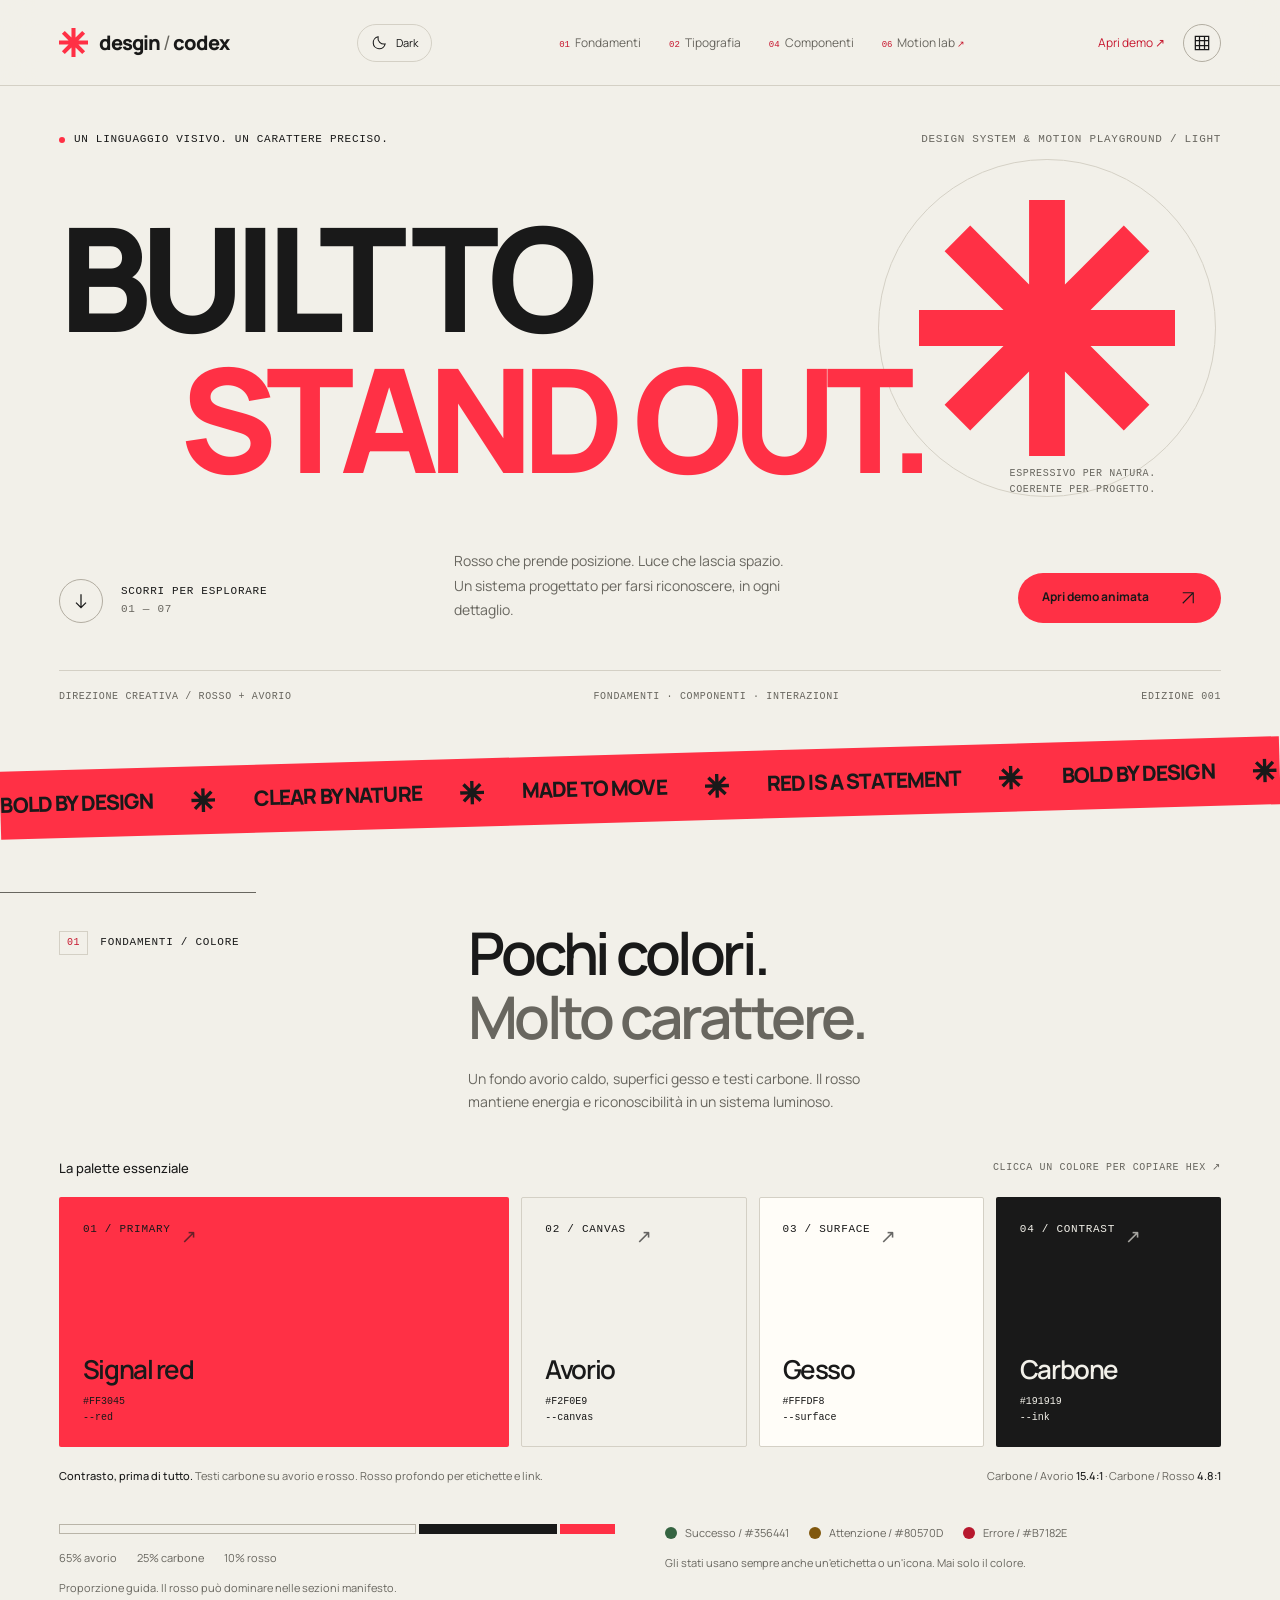
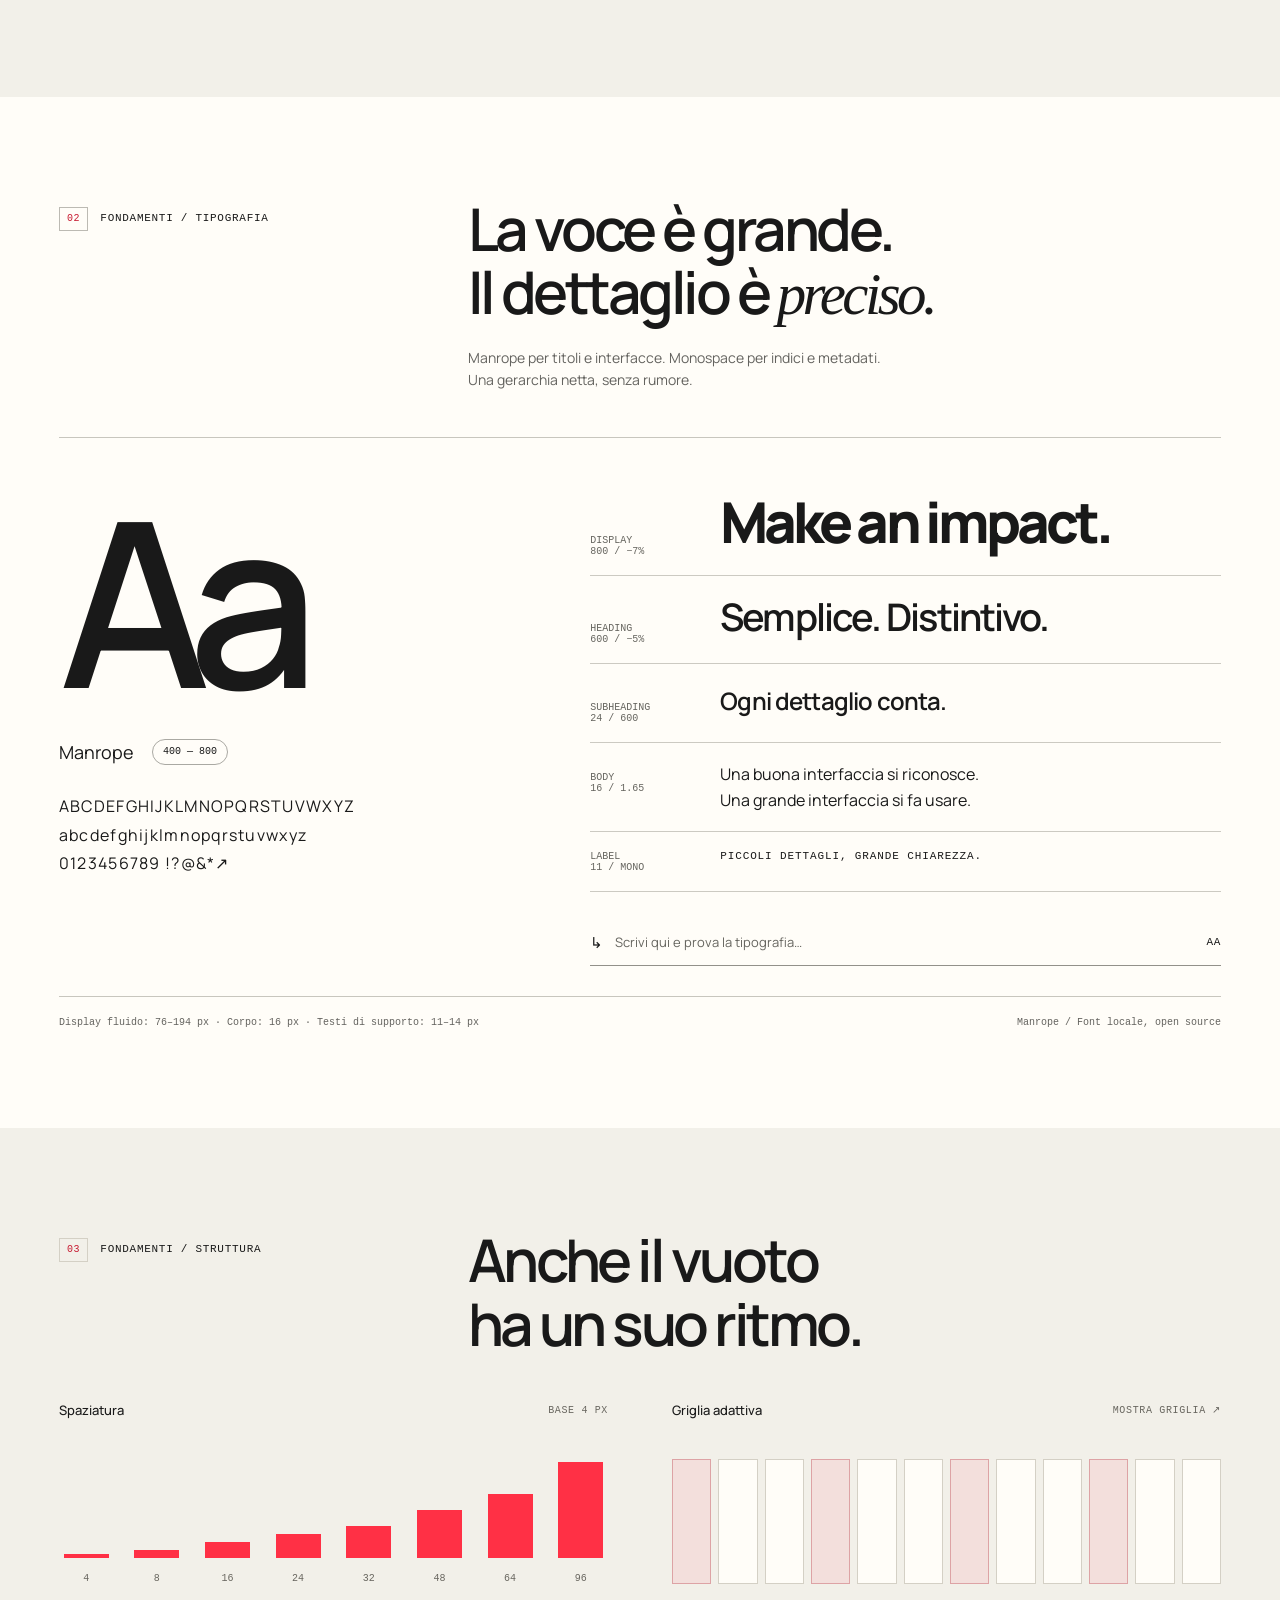
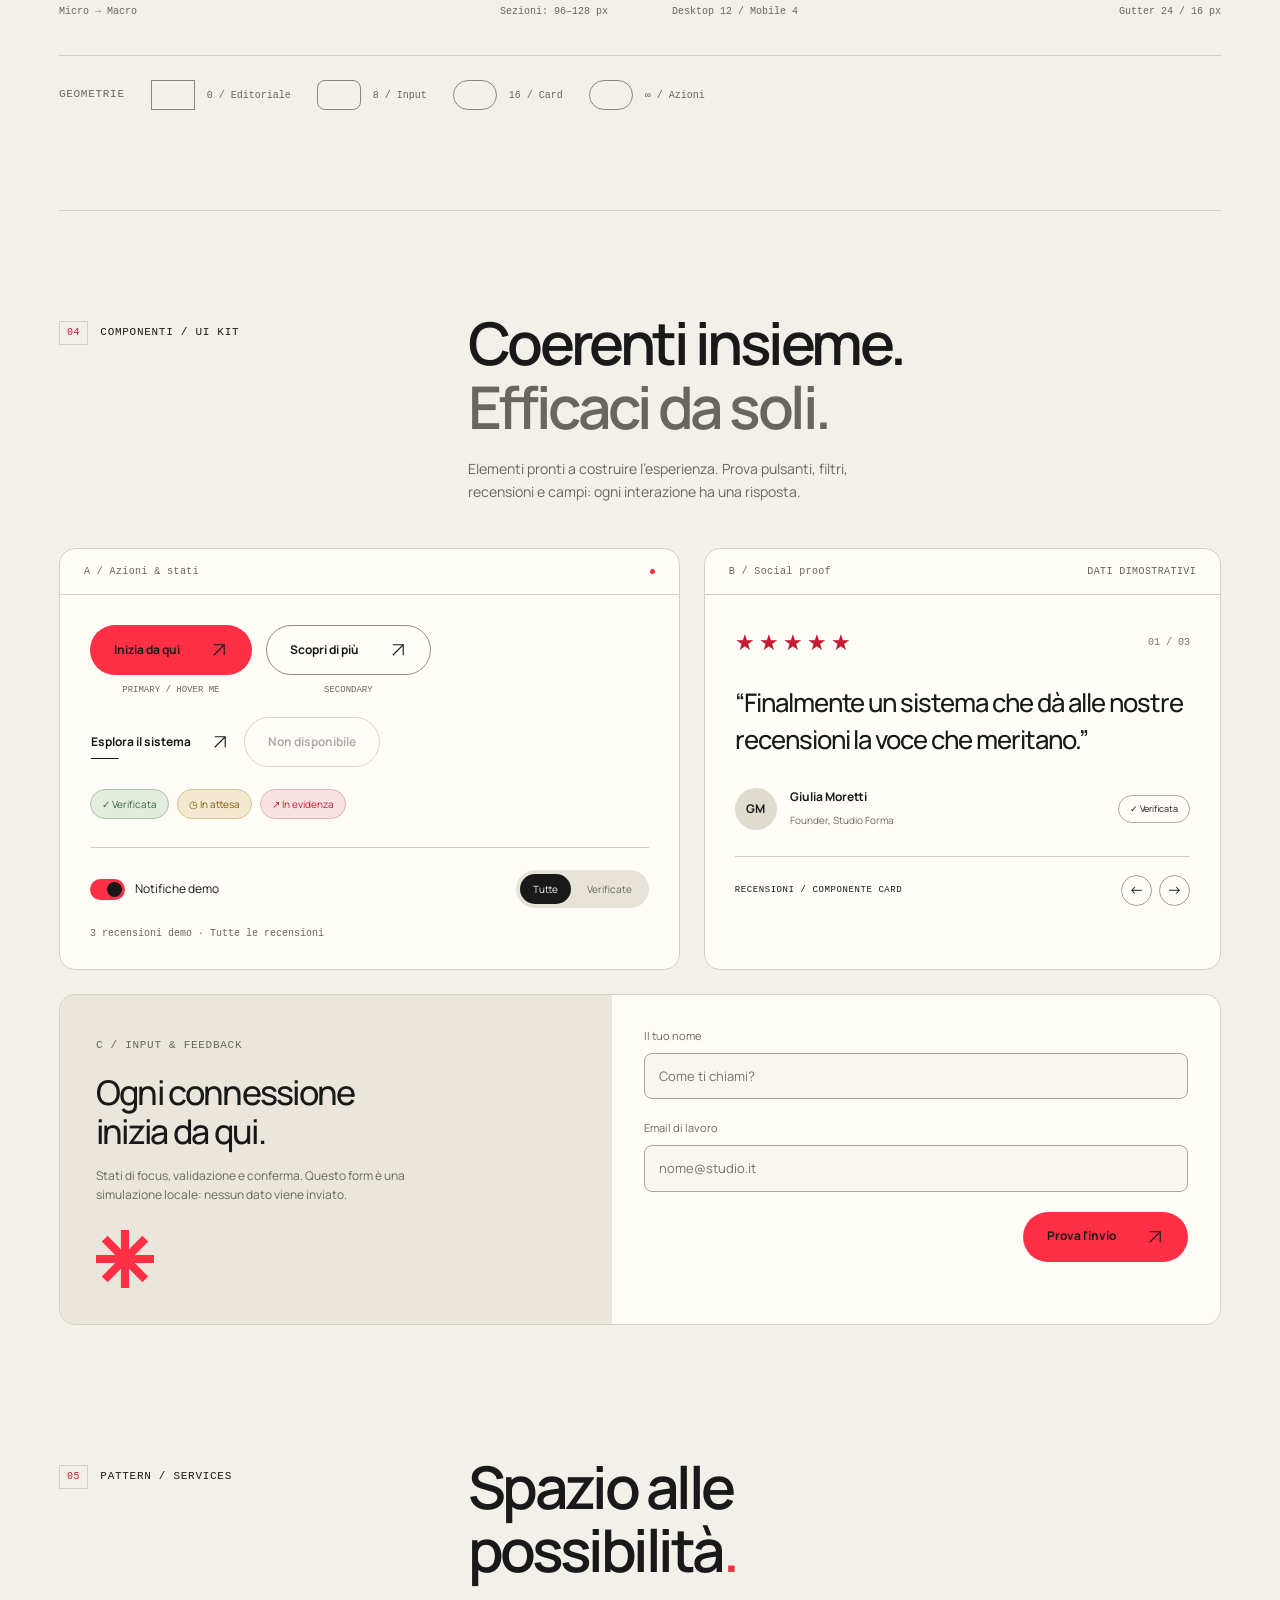
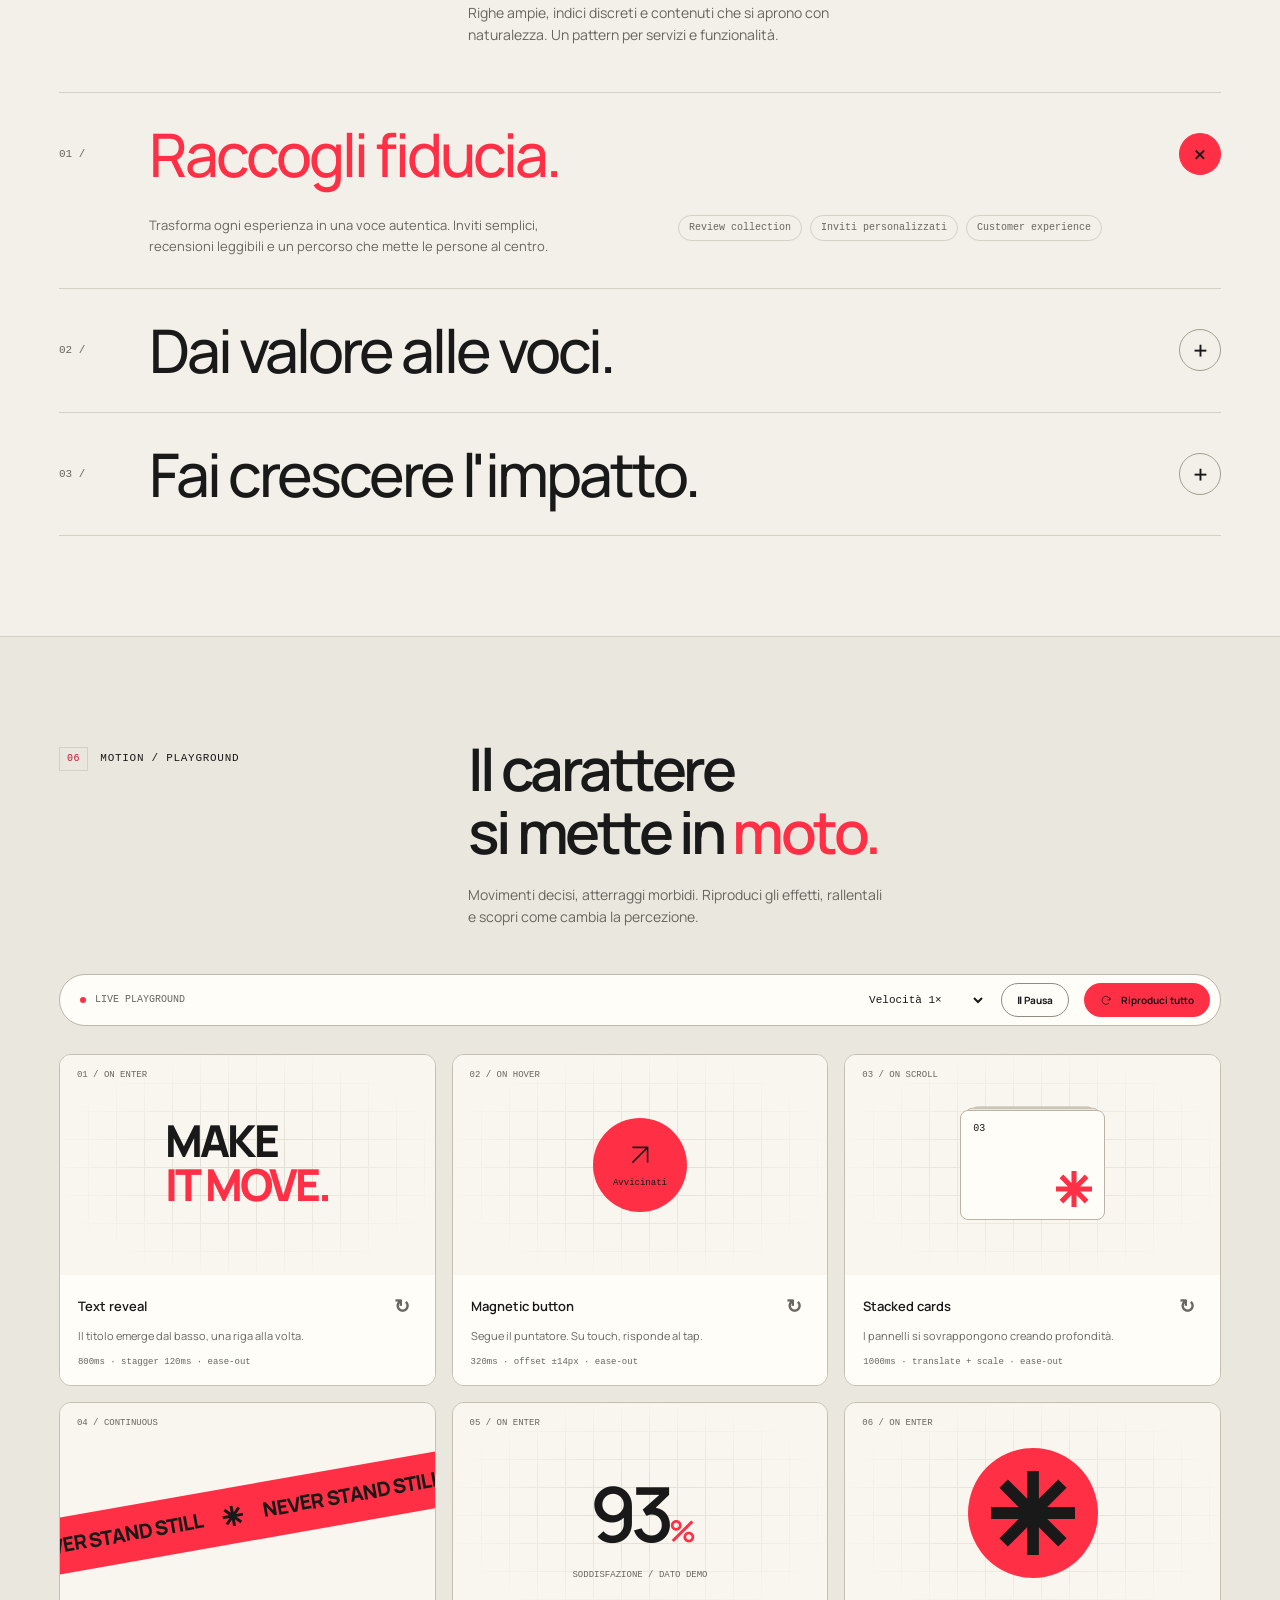
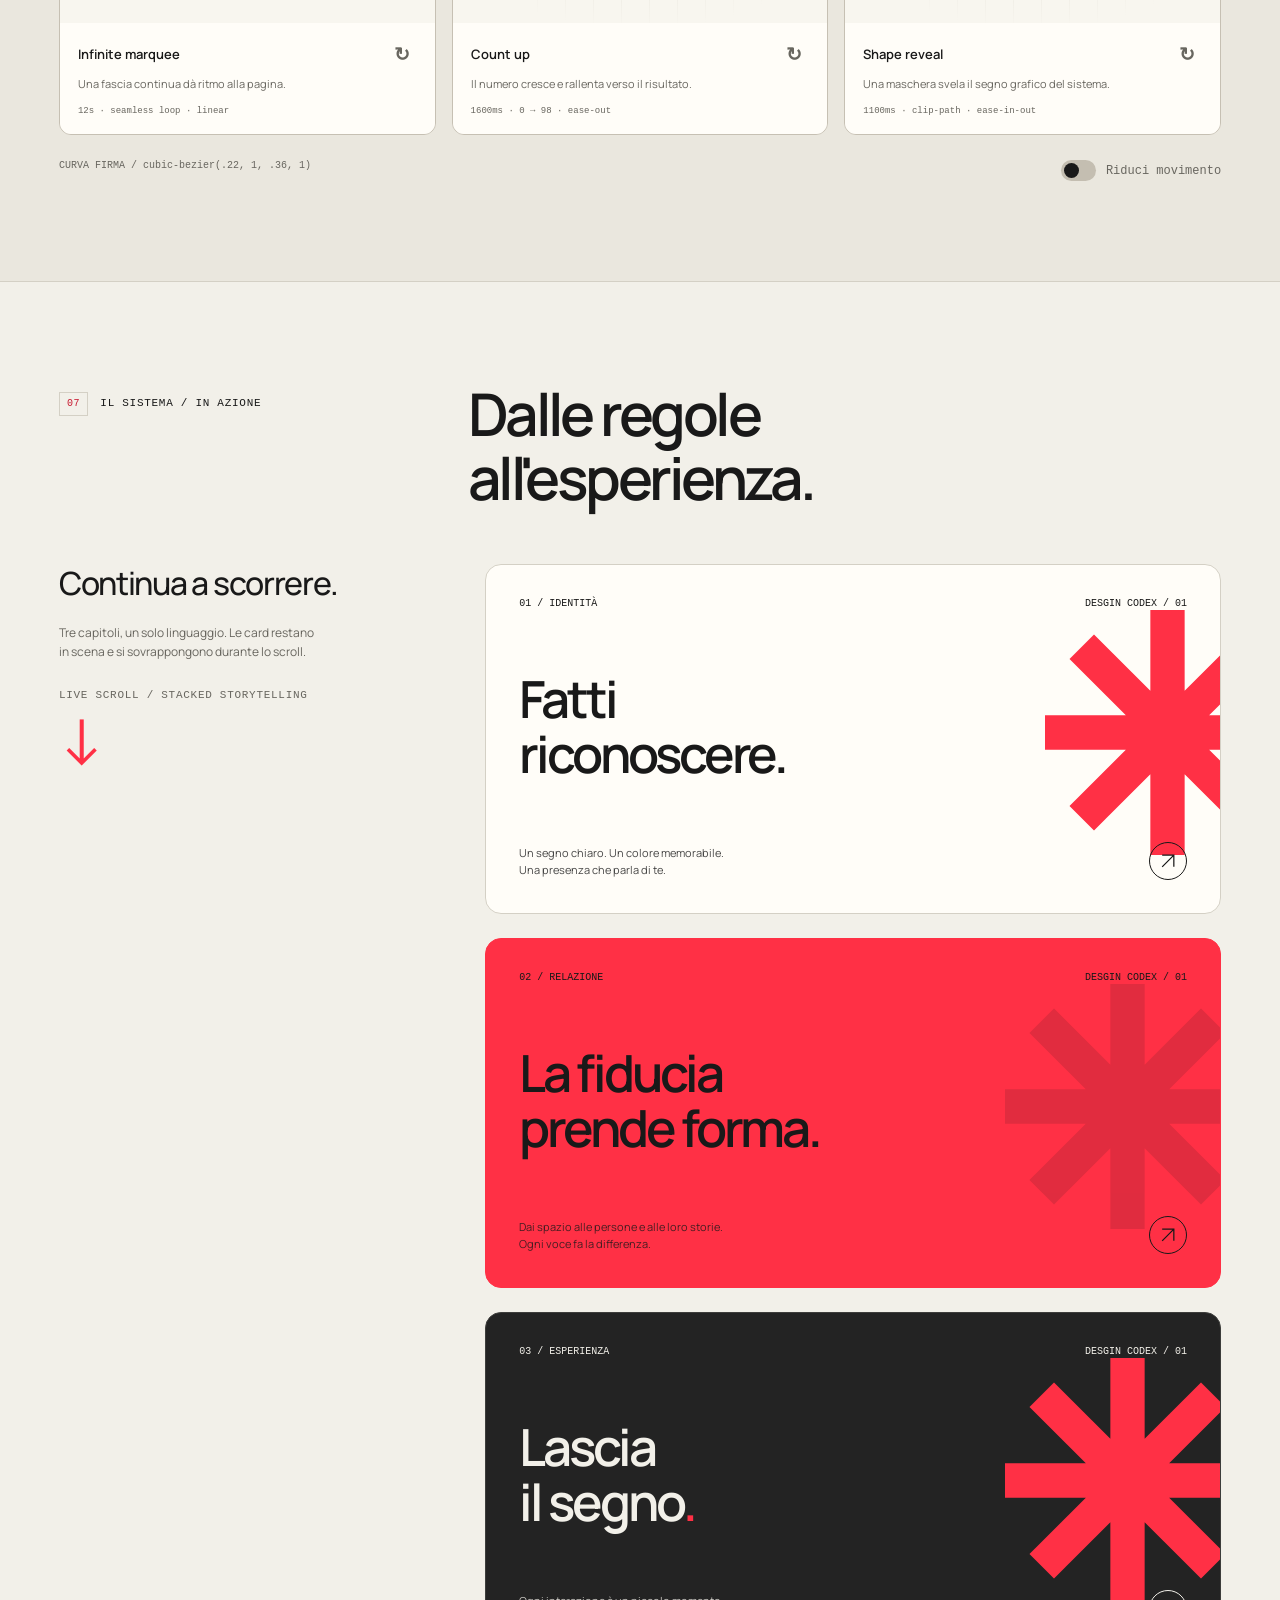
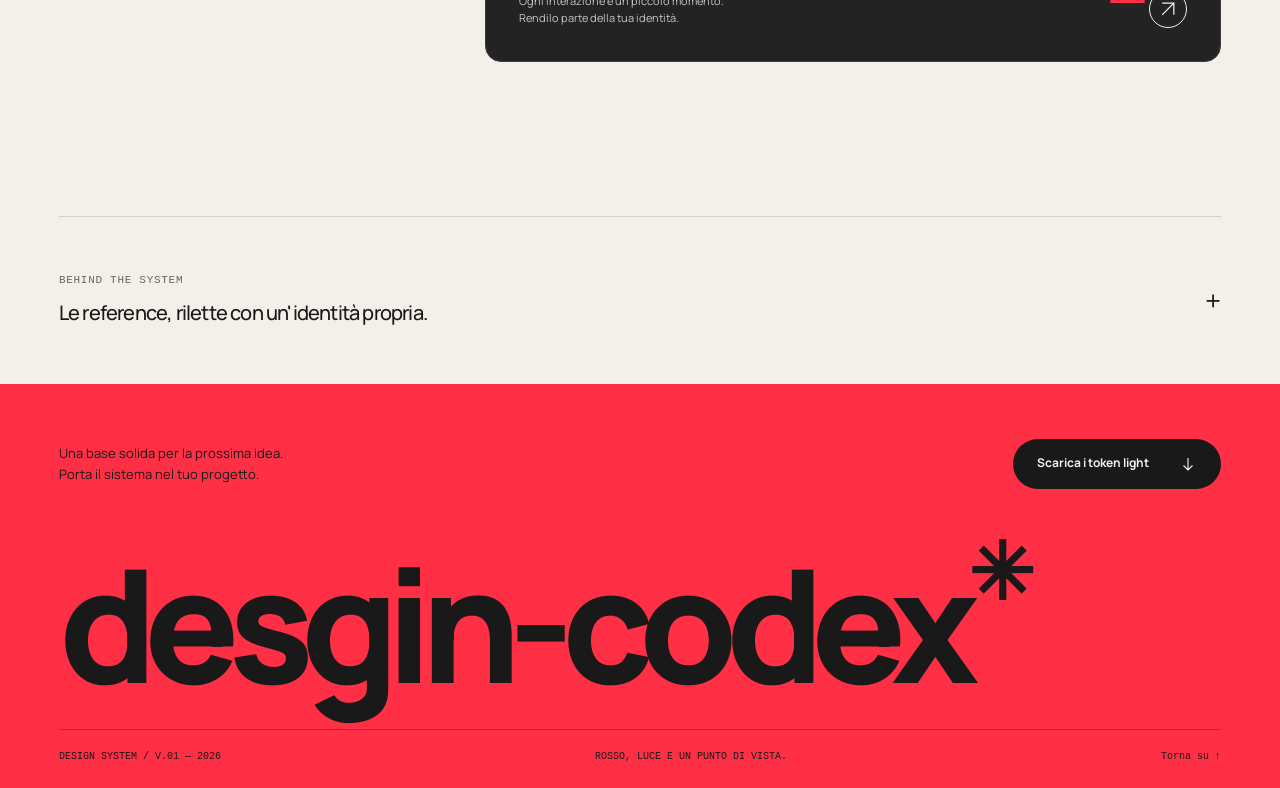
<file: desgin-codex-light.html>
<!doctype html>
<html lang="it" data-theme="light">
<head>
  <meta charset="utf-8">
  <meta name="viewport" content="width=device-width, initial-scale=1">
  <meta name="theme-color" content="#f2f0e9">
  <meta name="description" content="Desgin Codex: un design system rosso e carbone. Fondamenti, componenti e un laboratorio interattivo di animazioni.">
  <title>desgin-codex — Design system & motion playground / Light</title>
  <link rel="icon" href="data:image/svg+xml,%3Csvg xmlns='http://www.w3.org/2000/svg' viewBox='0 0 64 64'%3E%3Crect width='64' height='64' rx='14' fill='%23191919'/%3E%3Cpath d='M28 8h8v48h-8zM8 28h48v8H8z' fill='%23FF3045'/%3E%3Cpath d='m12 18 6-6 34 34-6 6zM12 46l34-34 6 6-34 34z' fill='%23FF3045'/%3E%3C/svg%3E">
  <style>
    @font-face{font-family:Manrope;src:url('assets/manrope-400.ttf') format('truetype');font-weight:400;font-display:swap}
    @font-face{font-family:Manrope;src:url('assets/manrope-500.ttf') format('truetype');font-weight:500;font-display:swap}
    @font-face{font-family:Manrope;src:url('assets/manrope-600.ttf') format('truetype');font-weight:600;font-display:swap}
    @font-face{font-family:Manrope;src:url('assets/manrope-700.ttf') format('truetype');font-weight:700;font-display:swap}
    @font-face{font-family:Manrope;src:url('assets/manrope-800.ttf') format('truetype');font-weight:800;font-display:swap}
    :root{
      --red:#ff3045;--red-hover:#ff5264;--red-deep:#c71930;--dark:#191919;--surface:#232323;--elevated:#2d2d2d;
      --paper:#f2f0e9;--muted:#aaa9a5;--line:#3d3d3b;--success:#b3d9b3;--warning:#eaca8a;
      --font:'Manrope',Arial,sans-serif;--mono:'SFMono-Regular',Consolas,'Liberation Mono',monospace;
      --space-1:4px;--space-2:8px;--space-3:12px;--space-4:16px;--space-6:24px;--space-8:32px;--space-12:48px;--space-16:64px;--space-24:96px;--space-32:128px;
      --radius-sm:8px;--radius-md:16px;--radius-pill:999px;--gutter:clamp(24px,4.6vw,88px);--max:1600px;
      --ease-out:cubic-bezier(.22,1,.36,1);--ease-in-out:cubic-bezier(.65,0,.35,1);--duration-fast:180ms;--duration-base:320ms;--duration-reveal:800ms;--motion-scale:1;
    }
    *,*::before,*::after{box-sizing:border-box}html{scroll-behavior:smooth;scroll-padding-top:100px}body{margin:0;overflow-x:clip;background:var(--dark);color:var(--paper);font-family:var(--font);font-size:15px;line-height:1.6;-webkit-font-smoothing:antialiased}::selection{background:var(--red);color:var(--dark)}
    button,input,textarea,select{font:inherit}button,a,input,textarea,select{-webkit-tap-highlight-color:transparent}button,a{touch-action:manipulation}button{cursor:pointer}a{color:inherit;text-decoration:none}button{color:inherit}svg{display:block}button:disabled{cursor:not-allowed;opacity:.35}button:focus-visible,a:focus-visible,input:focus-visible,textarea:focus-visible,select:focus-visible,summary:focus-visible{outline:2px solid var(--red-hover);outline-offset:5px}h1,h2,h3,p{margin:0}button{border:0}button svg,a svg{pointer-events:none}.wrap{width:min(calc(100% - var(--gutter)*2),var(--max));margin-inline:auto}.mono{font-family:var(--mono);font-size:11px;letter-spacing:.065em;text-transform:uppercase}.muted{color:var(--muted)}.red{color:var(--red)}.icon{width:20px;height:20px;fill:none;stroke:currentColor;stroke-width:1.5}.asterisk{fill:currentColor}.skip{position:fixed;top:8px;left:8px;padding:12px 20px;background:var(--paper);color:var(--dark);z-index:100;transform:translateY(-150%)}.skip:focus{transform:none}.sr-only{position:absolute;width:1px;height:1px;overflow:hidden;clip:rect(0,0,0,0);white-space:nowrap}
    .topbar{height:86px;position:sticky;top:0;background:rgb(25 25 25 / .95);backdrop-filter:blur(18px);z-index:30;border-bottom:1px solid var(--line)}.topbar-inner{height:100%;display:flex;align-items:center;justify-content:space-between;gap:28px}.brand{display:flex;align-items:center;gap:11px;font-weight:800;font-size:20px;letter-spacing:-1px;line-height:1}.brand .asterisk{width:29px;height:29px;color:var(--red)}.brand-slash{color:var(--muted);font-weight:400;margin:0 3px}.nav{display:flex;gap:28px;align-items:center}.nav a{font-size:12px;color:var(--muted);transition:color .2s}.nav a:hover,.nav a[aria-current]{color:var(--paper)}.nav a span{font:9px var(--mono);margin-right:5px;color:var(--red)}.header-tools{display:flex;align-items:center;gap:18px}.version{font:10px var(--mono);color:var(--muted)}.icon-button{width:38px;height:38px;border:1px solid var(--line);background:transparent;border-radius:50%;display:grid;place-items:center;transition:background .2s}.icon-button:hover,.icon-button[aria-pressed=true]{background:var(--red);color:var(--dark);border-color:var(--red)}.mobile-menu{display:none}.progress{position:absolute;bottom:-1px;left:0;height:2px;width:100%;background:var(--red);transform:scaleX(0);transform-origin:left}
    .hero{position:relative;padding-top:45px;padding-bottom:34px;overflow:hidden}.eyebrow-row{display:flex;justify-content:space-between;gap:20px}.eyebrow{display:flex;gap:9px;align-items:center}.dot{width:6px;height:6px;border-radius:50%;background:var(--red);display:inline-block;flex-shrink:0}.hero-body{position:relative;margin-top:60px}.hero h1{position:relative;z-index:2;font-size:clamp(76px,11.3vw,194px);font-weight:800;line-height:.94;letter-spacing:-.075em;text-transform:uppercase;pointer-events:none}.hero-line{display:block;overflow:hidden;padding-bottom:.12em;margin-bottom:-.08em}.hero-line>span{display:block}.hero h1 .second-line{color:var(--red);margin-left:10.4%}.hero-art{position:absolute;width:clamp(150px,20vw,330px);height:clamp(150px,20vw,330px);right:4%;top:-3%;color:var(--red);z-index:1}.hero-art svg{width:100%;height:100%;animation:spin calc(40s * var(--motion-scale)) linear infinite}.hero-art::after{content:'';position:absolute;inset:-16%;border:1px solid var(--line);border-radius:50%;z-index:-1}.hero-note{position:absolute;right:2%;top:104%;width:160px;line-height:1.6;font-size:10px;color:var(--muted)}.hero-bottom{display:grid;grid-template-columns:1fr 1fr 1fr;align-items:end;margin-top:57px;gap:24px}.hero-index{display:flex;gap:18px;align-items:center}.scroll-circle{width:44px;height:44px;border:1px solid var(--line);border-radius:50%;display:grid;place-items:center}.scroll-circle svg{animation:nudge 2.5s ease-in-out infinite}.hero-description{max-width:330px;font-size:14px;color:var(--muted);line-height:1.75}.hero-actions{display:flex;justify-content:flex-end}.btn{display:inline-flex;align-items:center;justify-content:center;gap:30px;min-height:50px;padding:13px 23px;border:1px solid transparent;border-radius:var(--radius-pill);font-size:12px;font-weight:700;line-height:1.4;transition:background calc(var(--duration-base) * var(--motion-scale)),color .25s,border-color .25s;position:relative}.btn svg{width:18px;height:18px;transition:transform .35s var(--ease-out)}.btn:hover svg{transform:translate(3px,-3px)}.btn-primary{background:var(--red);color:var(--dark)}.btn-primary:hover{background:var(--red-hover)}.btn-outline{background:transparent;border-color:#666662;color:var(--paper)}.btn-outline:hover{background:var(--paper);border-color:var(--paper);color:var(--dark)}.btn-paper{background:var(--paper);color:var(--dark)}.btn-paper:hover{background:#d8d5ca}.btn-text{background:transparent;padding-inline:0;gap:20px}.btn-text::after{content:'';position:absolute;bottom:7px;height:1px;left:0;width:100%;background:currentColor;transform:scaleX(.2);transform-origin:left;transition:transform .3s}.btn-text:hover::after{transform:scaleX(1)}.hero-footnote{margin-top:47px;display:flex;justify-content:space-between;padding-top:18px;border-top:1px solid var(--line);color:var(--muted);font-size:10px}
    .ticker{background:var(--red);color:var(--dark);overflow:hidden;margin-top:15px;padding:17px 0;transform:rotate(-1.6deg);width:100%;}.ticker-track{display:flex;width:max-content;animation:marquee calc(32s * var(--motion-scale)) linear infinite}.ticker-group{display:flex;align-items:center;gap:38px;padding-right:38px;flex-shrink:0}.ticker span{font-size:21px;font-weight:800;letter-spacing:-.04em;text-transform:uppercase}.ticker svg{width:24px;height:24px}.ticker:hover .ticker-track{animation-play-state:paused}
    .section{padding-block:100px;scroll-margin-top:10px}.section-head{display:grid;grid-template-columns:1fr 2fr;gap:32px;align-items:start;margin-bottom:45px}.section-label{display:flex;align-items:center;gap:12px;padding-top:10px}.section-label .number{color:var(--red);border:1px solid var(--line);padding:3px 7px;font-size:10px}.section-title{font-size:clamp(36px,4.6vw,72px);font-weight:600;letter-spacing:-.06em;line-height:1.08}.section-intro{max-width:420px;margin-top:20px;color:var(--muted);font-size:14px}.section-title .serif{font-family:Georgia,serif;font-style:italic;font-weight:400}.small-head{display:flex;align-items:center;justify-content:space-between;gap:16px;margin-bottom:18px}.small-head h3{font-size:13px;font-weight:500}.small-head .mono{font-size:10px;color:var(--muted)}.palette{display:grid;grid-template-columns:2fr 1fr 1fr 1fr;gap:12px}.swatch{position:relative;min-height:250px;text-align:left;padding:23px;display:flex;flex-direction:column;justify-content:space-between;border:1px solid transparent;border-radius:2px;transition:transform .35s var(--ease-out)}.swatch:hover{transform:translateY(-7px)}.swatch .swatch-top{display:flex;justify-content:space-between;gap:10px}.swatch .swatch-title{font-size:26px;font-weight:600;letter-spacing:-.055em}.swatch .swatch-data{display:flex;flex-direction:column;gap:5px}.swatch .copy-icon{font-size:19px;opacity:.65}.swatch small{font:10px var(--mono)}.swatch-red{background:var(--red);color:var(--dark)}.swatch-dark{background:var(--dark);border-color:var(--line);color:var(--paper)}.swatch-surface{background:var(--elevated);color:var(--paper)}.swatch-paper{background:var(--paper);color:var(--dark)}.palette-meta{display:flex;justify-content:space-between;gap:28px;margin-top:20px;color:var(--muted);font-size:11px}.palette-meta b{color:var(--paper);font-weight:500}.palette-support{display:grid;grid-template-columns:1fr 1fr;gap:50px;margin-top:40px}.proportion{height:10px;display:flex;gap:3px;margin-bottom:15px}.proportion span:nth-child(1){width:65%;background:var(--elevated)}.proportion span:nth-child(2){width:25%;background:var(--paper)}.proportion span:nth-child(3){width:10%;background:var(--red)}.support-row{display:flex;flex-wrap:wrap;gap:20px;font-size:11px;color:var(--muted)}.support-row span{display:flex;gap:8px;align-items:center}.support-row i{width:12px;height:12px;border-radius:50%;background:var(--color)}.support-note{font-size:11px;color:var(--muted);margin-top:12px}
    .type-section{background:var(--paper);color:var(--dark);position:relative}.type-section .section-label .number{border-color:#bcbab3}.type-section .section-intro,.type-section .muted{color:#64635f}.type-specimen{display:grid;grid-template-columns:1fr 1.35fr;gap:64px;border-top:1px solid #c8c6be;padding-top:35px}.big-aa{font-size:clamp(120px,18vw,260px);font-weight:600;letter-spacing:-.1em;line-height:1.1}.font-name{display:flex;align-items:center;gap:18px;font-size:18px;margin-top:12px}.tag{display:inline-flex;align-items:center;gap:6px;padding:5px 10px;border:1px solid var(--line);border-radius:var(--radius-pill);font:10px var(--mono);line-height:1.4}.type-section .tag{border-color:#aaa9a3}.alphabet{max-width:300px;overflow-wrap:anywhere;margin-top:25px;letter-spacing:.08em;font-size:16px;line-height:1.8}.type-row{padding:18px 0;border-bottom:1px solid #cccac2;display:grid;grid-template-columns:110px 1fr;align-items:baseline;gap:20px}.type-row small{font:10px var(--mono);color:#66655f}.type-display{overflow-wrap:anywhere;font-weight:800;font-size:clamp(38px,4.4vw,68px);letter-spacing:-.07em;line-height:1.1}.type-heading{font-size:38px;font-weight:600;letter-spacing:-.05em;line-height:1.2}.type-subheading{font-size:24px;letter-spacing:-.035em;font-weight:600}.type-body{font-size:16px;line-height:1.65}.type-caption{font:11px var(--mono);letter-spacing:.08em}.type-editor{margin-top:28px;border-bottom:1px solid #92918a;display:flex;gap:12px;align-items:center}.type-editor input{border:0;background:transparent;color:var(--dark);width:100%;padding:12px 0;font-size:13px;min-width:0}.type-editor input::placeholder{color:#66655f}.type-meta{margin-top:30px;display:flex;justify-content:space-between;gap:20px;border-top:1px solid #c8c6be;padding-top:20px;font:10px var(--mono);color:#64635f}
    .layout-section{border-bottom:1px solid var(--line)}.layout-grid{display:grid;grid-template-columns:1fr 1fr;gap:64px}.spacing-list{display:flex;align-items:flex-end;gap:16px;height:145px;padding-top:20px}.spacing-unit{display:flex;flex-direction:column;align-items:center;gap:15px;flex:1}.spacing-bar{background:var(--red);width:100%;max-width:45px;height:calc(var(--size)*1px)}.spacing-unit span{font:10px var(--mono);color:var(--muted)}.grid-specimen{display:grid;grid-template-columns:repeat(12,1fr);gap:7px;height:145px;padding-top:20px}.grid-specimen i{background:var(--surface);border:1px solid var(--line)}.grid-specimen i:nth-child(3n+1){border-color:#82414a;background:#342326}.layout-foot{display:flex;justify-content:space-between;gap:16px;margin-top:22px;font:10px var(--mono);color:var(--muted)}.shape-strip{display:flex;gap:26px;align-items:center;margin-top:38px;border-top:1px solid var(--line);padding-top:24px}.shape-sample{display:flex;gap:12px;align-items:center;font:10px var(--mono);color:var(--muted)}.shape-sample i{display:block;width:44px;height:30px;border:1px solid #777670;border-radius:var(--r)}
    .component-grid{display:grid;grid-template-columns:1.2fr 1fr;gap:24px}.spec-card{border:1px solid var(--line);border-radius:var(--radius-md);overflow:hidden;background:var(--surface)}.spec-label{display:flex;align-items:center;justify-content:space-between;border-bottom:1px solid var(--line);padding:17px 24px;color:var(--muted);font:10px var(--mono);letter-spacing:.04em}.spec-label i{display:block;width:5px;height:5px;border-radius:50%;background:var(--red)}.spec-content{padding:30px}.button-row{display:flex;gap:14px;align-items:center;flex-wrap:wrap;margin-bottom:22px}.button-row:last-child{margin-bottom:0}.state-label{font:9px var(--mono);color:var(--muted);display:block;margin-top:10px;text-align:center}.badge-row{display:flex;gap:8px;flex-wrap:wrap}.badge{font-size:10px;display:inline-flex;align-items:center;gap:6px;border-radius:100px;background:var(--elevated);padding:6px 11px;border:1px solid #4f4f4c}.badge.success{background:#28332a;color:var(--success);border-color:#485e4a}.badge.warning{background:#373126;color:var(--warning);border-color:#62533a}.badge.brand-badge{color:var(--red-hover);border-color:#79404a;background:#382529}.controls-row{display:flex;align-items:center;justify-content:space-between;gap:16px;margin-top:28px;border-top:1px solid var(--line);padding-top:22px}.switch-label{display:flex;align-items:center;gap:10px;font-size:12px;cursor:pointer}.switch-label input{appearance:none;width:35px;height:21px;position:relative;background:#666660;border-radius:30px;cursor:pointer;margin:0;transition:background .2s}.switch-label input:checked{background:var(--red)}.switch-label input::after{content:'';width:15px;height:15px;background:var(--dark);border-radius:50%;position:absolute;left:3px;top:3px;transition:transform .25s var(--ease-out)}.switch-label input:checked::after{transform:translateX(14px)}.segmented{display:flex;gap:3px;background:var(--dark);padding:4px;border-radius:30px}.segmented button{font-size:10px;border-radius:30px;background:transparent;padding:7px 13px;color:var(--muted)}.segmented button[aria-pressed=true]{background:var(--paper);color:var(--dark)}.component-note{margin-top:20px;font:10px var(--mono);color:var(--muted)}.review-card{background:var(--paper);color:var(--dark);border:0;position:relative}.review-card .spec-label{border-color:#cccac3;color:#65645f}.review-stars{color:var(--red-deep);font-size:22px;letter-spacing:4px}.review-card blockquote{font-size:clamp(20px,2vw,29px);line-height:1.45;letter-spacing:-.04em;margin:24px 0 29px;font-weight:500}.review-person{display:flex;align-items:center;gap:13px}.avatar{width:42px;height:42px;background:#dfdbcf;display:grid;place-items:center;border-radius:50%;font-size:12px;font-weight:700}.review-person strong{font-size:12px;display:block}.review-person small{color:#6c6a63;font-size:10px}.review-bottom{display:flex;align-items:center;justify-content:space-between;gap:16px}.review-card .badge{background:transparent;border-color:#aca99f;font-size:9px}.review-counter{font:10px var(--mono);color:#77756d}.review-controls{display:flex;gap:7px}.review-controls button{width:31px;height:31px;border:1px solid #aaa79e;background:transparent;color:var(--dark);border-radius:50%;display:grid;place-items:center}.review-controls button:hover{background:var(--dark);color:var(--paper)}.review-heading{display:flex;align-items:center;justify-content:space-between}.review-top{margin-bottom:22px}.review-meta{margin-top:25px;border-top:1px solid #cccac3;padding-top:18px;display:flex;justify-content:space-between;align-items:center}.form-card{margin-top:24px;display:grid;grid-template-columns:1fr 1.1fr;border:1px solid var(--line);border-radius:var(--radius-md);overflow:hidden}.form-intro{padding:36px;background:var(--surface);display:flex;flex-direction:column;align-items:flex-start;justify-content:space-between;gap:25px}.form-intro h3{font-size:34px;letter-spacing:-.05em;font-weight:500;line-height:1.15}.form-intro p{max-width:310px;font-size:12px;color:var(--muted);margin-top:15px}.form-intro .asterisk{width:58px;height:58px;color:var(--red)}.demo-form{padding:32px}.field{display:block;margin-bottom:20px}.field>span{display:block;font-size:11px;color:var(--muted);margin-bottom:8px}.field input{width:100%;border:1px solid #696963;border-radius:var(--radius-sm);background:var(--surface);color:var(--paper);padding:12px 14px;font-size:13px;transition:border-color .2s}.field input::placeholder{color:#a7a69f}.field input:focus{border-color:var(--red);outline:1px solid var(--red);outline-offset:0}.field input[aria-invalid=true]{border-color:var(--red-hover)}.field-error{display:block;color:var(--red-hover);font-size:11px;margin-top:7px}.form-end{display:flex;justify-content:space-between;align-items:center;gap:14px}.form-status{font-size:11px;color:var(--success);max-width:220px}
    .services-section{padding-top:30px}.service-list{border-top:1px solid var(--line)}.service{border-bottom:1px solid var(--line)}.service h3{font-weight:500}.service-trigger{display:grid;grid-template-columns:70px 1fr auto;align-items:center;gap:20px;padding:28px 0;width:100%;text-align:left;background:transparent}.service-index{font:11px var(--mono);color:var(--muted)}.service-name{font-size:clamp(28px,4.7vw,68px);font-weight:500;letter-spacing:-.05em;line-height:1.1;transition:transform .35s var(--ease-out),color .3s}.service-trigger:hover .service-name{transform:translateX(12px);color:var(--red)}.service-icon{width:42px;height:42px;display:grid;place-items:center;border-radius:50%;border:1px solid #656560;font-size:26px;line-height:1;transition:transform .4s,background .3s}.service-trigger[aria-expanded=true] .service-icon{transform:rotate(45deg);background:var(--red);color:var(--dark);border-color:var(--red)}.service-trigger[aria-expanded=true] .service-name{color:var(--red)}.service-panel{display:grid;grid-template-rows:0fr;transition:grid-template-rows calc(.5s * var(--motion-scale)) var(--ease-out)}.service-panel.open{grid-template-rows:1fr}.service-panel>div{overflow:hidden;min-height:0}.service-content{padding:0 62px 32px 90px;display:grid;grid-template-columns:1fr 1fr;gap:48px}.service-content p{font-size:13px;color:var(--muted);max-width:400px}.service-content .tags{display:flex;gap:8px;flex-wrap:wrap;align-content:start}.service-content .tag{color:var(--muted)}
    .motion-section{background:#20201f;border-top:1px solid var(--line);border-bottom:1px solid var(--line)}.motion-heading{display:flex;justify-content:space-between;align-items:end;gap:25px;margin-bottom:30px}.motion-heading .section-intro{margin:0;max-width:430px}.motion-toolbar{display:flex;align-items:center;justify-content:space-between;gap:20px;border:1px solid #52524e;border-radius:var(--radius-pill);padding:8px 10px 8px 20px;background:var(--dark);margin-bottom:28px}.motion-status{display:flex;align-items:center;gap:9px;font:10px var(--mono);color:var(--muted)}.motion-tools{display:flex;align-items:center;gap:15px}.motion-tools .btn{min-height:34px;padding:8px 15px;font-size:10px;gap:9px}.motion-tools .btn svg{width:12px;height:12px}.motion-tools select{background:var(--dark);border:0;color:var(--paper);font:11px var(--mono);padding:8px}.motion-grid{display:grid;grid-template-columns:repeat(3,1fr);gap:16px}.motion-card{border:1px solid #484844;border-radius:12px;overflow:hidden;min-width:0}.motion-stage{height:220px;background:var(--dark);display:flex;align-items:center;justify-content:center;position:relative;overflow:hidden}.motion-stage .stage-grid{position:absolute;inset:0;opacity:.3;background-image:linear-gradient(var(--line) 1px,transparent 1px),linear-gradient(90deg,var(--line) 1px,transparent 1px);background-size:28px 28px;mask-image:radial-gradient(ellipse,#000,transparent 75%);pointer-events:none}.stage-label{position:absolute;top:15px;left:17px;font:9px var(--mono);color:var(--muted)}.motion-caption{padding:18px;background:var(--surface)}.motion-caption h3{font-size:13px;font-weight:600;display:flex;justify-content:space-between;align-items:center}.replay-one{background:transparent;color:var(--muted);font-size:19px;line-height:1;padding:4px 7px;border-radius:5px}.replay-one:hover{color:var(--red);background:var(--dark)}.motion-caption p{font-size:11px;color:var(--muted);margin-top:7px;line-height:1.7}.motion-caption code{font:9px var(--mono);display:block;color:var(--muted);margin-top:12px}.reveal-sample{font-size:44px;font-weight:800;line-height:1;letter-spacing:-.065em;position:relative;overflow:hidden;padding-bottom:5px}.reveal-sample span{display:block}.reveal-sample span:last-child{color:var(--red)}.magnetic-demo{width:94px;height:94px;border-radius:50%;display:flex;flex-direction:column;align-items:center;justify-content:center;gap:10px;background:var(--red);color:var(--dark);font:9px var(--mono);position:relative}.magnetic-demo svg{width:26px;height:26px}.stack-sample{position:relative;width:145px;height:110px}.mini-card{position:absolute;inset:0;border-radius:8px;border:1px solid #6a6962;background:var(--elevated);display:flex;justify-content:space-between;padding:12px;font:10px var(--mono);transform-origin:center bottom}.mini-card:nth-child(1){transform:translateY(-20px) scale(.85)}.mini-card:nth-child(2){transform:translateY(-10px) scale(.93);background:#45443f}.mini-card:nth-child(3){background:var(--paper);color:var(--dark)}.mini-card svg{align-self:flex-end;width:36px;height:36px;color:var(--red)}.ticker-mini{transform:rotate(-10deg);background:var(--red);color:var(--dark);padding:12px 0;width:120%;position:absolute;overflow:hidden}.ticker-mini .ticker-group{gap:20px;padding-right:20px;font-size:20px;font-weight:800;letter-spacing:-.04em}.ticker-mini .asterisk{width:21px;height:21px}.ticker-mini .ticker-track{animation-duration:calc(12s * var(--motion-scale))}.counter-sample{font-size:76px;line-height:1;font-weight:600;letter-spacing:-.075em;position:relative}.counter-sample small{font-size:30px;color:var(--red)}.counter-sub{position:absolute;bottom:43px;font:9px var(--mono);color:var(--muted)}.wipe-art{position:relative;width:130px;height:130px;background:var(--red);border-radius:50%;display:grid;place-items:center;overflow:hidden}.wipe-art svg{width:84px;height:84px;color:var(--dark)}.wipe-art::after{content:'';position:absolute;inset:0;background:var(--paper);transform:translateX(100%)}.motion-foot{display:flex;justify-content:space-between;gap:20px;padding-top:25px;color:var(--muted);font:10px var(--mono)}
    .stack-section .section-head{margin-bottom:55px}.stack-layout{display:grid;grid-template-columns:.65fr 1.35fr;gap:72px;align-items:start}.stack-aside{position:sticky;top:125px;padding-bottom:40px}.stack-aside h3{font-size:32px;line-height:1.2;letter-spacing:-.04em;font-weight:500}.stack-aside p{font-size:12px;color:var(--muted);margin-block:20px;max-width:260px}.stack-aside .arrow-down{font-size:64px;line-height:1;font-weight:400}.stack-cards{padding-bottom:30px}.stack-card{position:sticky;top:110px;min-height:350px;padding:33px;border-radius:var(--radius-md);display:flex;flex-direction:column;justify-content:space-between;transform-origin:top center;border:1px solid var(--line);margin-bottom:24px;overflow:hidden}.stack-card:nth-child(1){background:var(--paper);color:var(--dark);top:110px}.stack-card:nth-child(2){background:var(--red);color:var(--dark);top:130px}.stack-card:nth-child(3){background:var(--elevated);top:150px}.stack-card-top{display:flex;justify-content:space-between;font:10px var(--mono);position:relative;z-index:1}.stack-card h3{font-size:clamp(38px,4vw,60px);letter-spacing:-.06em;line-height:1.06;max-width:360px;position:relative;z-index:1;font-weight:600}.stack-card-bottom{display:flex;justify-content:space-between;align-items:center;gap:20px;font-size:11px;position:relative;z-index:1}.stack-card-bottom p{max-width:290px;opacity:.8}.stack-art{position:absolute;right:-30px;top:45px;width:245px;height:245px;color:currentColor;opacity:.13}.stack-card:nth-child(1) .stack-art{color:var(--red);opacity:1;right:-70px}.stack-card:nth-child(3) .stack-art{color:var(--red);opacity:1}.stack-card .icon-button{color:inherit;border-color:currentColor;flex-shrink:0}.stack-card .icon-button:hover{background:var(--dark);color:var(--paper)}
    .reference-section{border-top:1px solid var(--line);padding-block:55px}.references-details summary{list-style:none;cursor:pointer;display:flex;align-items:center;justify-content:space-between;gap:20px}.references-details summary::-webkit-details-marker{display:none}.references-details summary h2{font-size:20px;font-weight:500;letter-spacing:-.04em}.references-details summary .mono{color:var(--muted);margin-bottom:7px}.references-details summary>span{font-size:28px;transition:transform .3s}.references-details[open] summary>span{transform:rotate(45deg)}.reference-grid{display:grid;grid-template-columns:repeat(3,1fr);gap:24px;margin-top:30px}.reference-link{border:1px solid var(--line);padding:24px;display:block;border-radius:8px}.reference-link strong{font-size:20px;font-weight:500;display:flex;justify-content:space-between}.reference-link p{font-size:12px;color:var(--muted);margin-top:12px}.reference-link:hover{border-color:var(--red)}.moodboard{display:grid;grid-template-columns:1fr 1fr;gap:24px;margin-top:24px}.moodboard figure{margin:0}.moodboard img{width:100%;height:220px;object-fit:cover;border-radius:8px;display:block}.moodboard figcaption{margin-top:10px;font:10px var(--mono);color:var(--muted)}
    .footer{padding-top:55px;padding-bottom:26px;background:var(--red);color:var(--dark);overflow:hidden}.footer-top{display:flex;justify-content:space-between;gap:25px;align-items:center}.footer-top p{font-size:13px;max-width:340px}.footer .btn{background:var(--dark);color:var(--paper)}.footer-word{font-size:clamp(62px,12.3vw,198px);font-weight:800;letter-spacing:-.08em;line-height:1.35;margin-top:28px;white-space:nowrap}.footer-bottom{border-top:1px solid rgb(25 25 25 / .3);padding-top:21px;display:flex;justify-content:space-between;gap:20px;font:10px var(--mono)}.footer-bottom a{display:flex;gap:9px;align-items:center}.footer-bottom a:hover{text-decoration:underline}.toast{position:fixed;bottom:26px;left:50%;transform:translate(-50%,20px);opacity:0;pointer-events:none;background:var(--paper);color:var(--dark);padding:13px 22px;box-shadow:0 8px 35px #0003;border-radius:30px;font-size:12px;z-index:70;transition:opacity .2s,transform .2s;max-width:calc(100% - 32px);text-align:center}.toast.visible{transform:translate(-50%,0);opacity:1}.grid-overlay{position:fixed;inset:0 var(--gutter);z-index:45;pointer-events:none;display:none;grid-template-columns:repeat(12,1fr);gap:24px;max-width:var(--max);margin:auto}.grid-overlay.active{display:grid}.grid-overlay i{background:rgb(255 48 69 / .07);border-inline:1px solid rgb(255 48 69 / .16)}
    @keyframes spin{to{transform:rotate(360deg)}}@keyframes marquee{to{transform:translateX(-50%)}}@keyframes nudge{0%,100%{transform:translateY(-3px)}50%{transform:translateY(3px)}}
    body.motion-paused *,body.motion-paused *::before,body.motion-paused *::after{animation-play-state:paused!important}
    body.reduced-motion *,body.reduced-motion *::before,body.reduced-motion *::after{animation:none!important;transition:none!important;scroll-behavior:auto!important}html:has(body.reduced-motion){scroll-behavior:auto}body.reduced-motion .stack-card,body.reduced-motion .stack-aside{position:relative;top:auto!important}body.reduced-motion .hero-art svg{transform:rotate(15deg)}
    @media(min-width:1700px){.hero{padding-top:55px}.hero-body{margin-top:78px}.hero-bottom{margin-top:75px}.hero-footnote{margin-top:60px}}
    @media(max-width:1100px){.nav{gap:18px}.nav a span{display:none}.version{display:none}.hero h1{font-size:11.3vw}.hero-art{width:21vw;height:21vw;top:-7%}.hero-note{display:none}.hero-body{margin-top:80px}.hero-bottom{grid-template-columns:.7fr 1fr 1fr}.hero-description{font-size:12px}.hero-actions .btn{gap:16px;padding-inline:18px}.swatch{min-height:215px;padding:18px}.swatch .swatch-title{font-size:23px}.section-head{grid-template-columns:.75fr 1.5fr}.type-specimen{gap:35px}.type-row{grid-template-columns:83px 1fr}.type-heading{font-size:30px}.component-grid{grid-template-columns:1.1fr 1fr}.spec-content{padding:23px}.button-row{gap:10px}.button-row .btn{gap:15px;padding-inline:17px}.controls-row{align-items:flex-start;flex-direction:column}.motion-stage{height:200px}.stack-layout{gap:40px}.stack-art{right:-90px}.stack-card:nth-child(1) .stack-art{right:-105px}}
    @media(max-width:760px){.topbar{height:72px}.brand{font-size:19px}.header-tools{gap:9px}.mobile-menu{display:grid}.nav{position:absolute;top:71px;left:0;right:0;background:var(--dark);border-bottom:1px solid var(--line);display:none;padding:20px var(--gutter);flex-wrap:wrap;gap:16px 24px}.nav.open{display:flex}.nav a{font-size:13px}.nav a span{display:inline}.hero{padding-top:28px;padding-bottom:20px}.eyebrow-row>.mono{display:none}.hero-body{margin-top:90px}.hero h1{font-size:12vw;line-height:1.05}.hero h1 .second-line{margin-left:0}.hero-art{width:20vw;height:20vw;right:4%;top:-70px}.hero-art::after{inset:-10%}.hero-bottom{grid-template-columns:1fr 1fr;margin-top:34px;gap:28px 20px}.hero-description{grid-column:1/-1;grid-row:1;max-width:360px;font-size:14px}.hero-index{gap:10px}.hero-index .mono{font-size:9px}.hero-actions .btn{min-height:44px;font-size:10px;gap:12px;padding-inline:14px}.hero-footnote{margin-top:28px;font-size:9px}.hero-footnote span:last-child{display:none}.ticker{margin-top:10px;padding:12px 0}.ticker span{font-size:16px}.ticker-group{gap:25px;padding-right:25px}.ticker svg{width:18px;height:18px}.section{padding-block:65px}.section-head{grid-template-columns:1fr;gap:25px;margin-bottom:32px}.section-title{font-size:43px}.section-intro{font-size:13px;margin-top:17px}.section-label{padding:0;font-size:10px}.palette{grid-template-columns:1fr 1fr;gap:10px}.swatch{min-height:195px;padding:20px}.swatch .swatch-title{font-size:26px}.palette-meta{flex-direction:column;gap:8px;font-size:10px}.palette-support{grid-template-columns:1fr;gap:30px;margin-top:30px}.type-specimen{grid-template-columns:1fr;gap:25px;padding-top:20px}.type-left{display:grid;grid-template-columns:1fr 1fr;align-items:center;gap:25px}.big-aa{font-size:140px}.font-name{font-size:16px;flex-wrap:wrap;gap:8px;margin:0}.alphabet{font-size:12px;margin-top:12px}.type-row{grid-template-columns:85px 1fr}.type-display{font-size:40px}.type-heading{font-size:30px}.type-subheading{font-size:22px}.type-meta{flex-direction:column;gap:8px}.layout-grid{grid-template-columns:1fr;gap:36px}.spacing-list{gap:10px}.shape-strip{gap:15px;flex-wrap:wrap}.shape-sample{gap:8px}.component-grid{grid-template-columns:1fr}.spec-content{padding:24px}.controls-row{flex-direction:row;align-items:center;flex-wrap:wrap}.form-card{grid-template-columns:1fr}.form-intro{padding:28px;flex-direction:row;align-items:center}.form-intro .asterisk{min-width:45px;width:45px}.form-intro h3{font-size:28px}.form-intro p{font-size:11px}.demo-form{padding:24px}.service-trigger{grid-template-columns:26px 1fr 34px;gap:13px;padding-block:23px}.service-name{font-size:32px}.service-icon{width:34px;height:34px;font-size:22px}.service-content{padding:0 0 25px 39px;grid-template-columns:1fr;gap:20px}.services-section{padding-top:0}.motion-heading{display:block}.motion-heading .section-intro{margin-top:20px}.motion-toolbar{border-radius:12px;flex-wrap:wrap;padding:13px;gap:12px}.motion-tools{width:100%;justify-content:space-between;gap:6px}.motion-grid{grid-template-columns:1fr 1fr;gap:12px}.motion-stage{height:190px}.motion-caption{padding:14px}.motion-caption h3{font-size:12px}.motion-caption p{font-size:10px}.motion-caption code{font-size:8px}.reveal-sample{font-size:34px}.motion-foot{flex-direction:column;gap:10px;font-size:9px}.stack-layout{grid-template-columns:1fr;gap:25px}.stack-aside{position:static;padding:0;display:flex;justify-content:space-between;align-items:center;gap:20px}.stack-aside h3{font-size:26px}.stack-aside p{font-size:11px;margin:10px 0}.stack-aside .mono{display:none}.stack-aside .arrow-down{font-size:45px}.stack-card{padding:26px;min-height:320px}.stack-card h3{font-size:42px}.stack-art{right:-85px;opacity:.13}.stack-card:nth-child(1) .stack-art{right:-120px}.stack-card:nth-child(3) .stack-art{right:-120px}.stack-card-bottom p{max-width:230px}.reference-grid{grid-template-columns:1fr;gap:12px}.moodboard{gap:12px}.moodboard img{height:130px}.moodboard figcaption{font-size:8px}.footer-top{align-items:flex-start}.footer-top p{font-size:11px;max-width:180px}.footer .btn{font-size:10px;padding:12px 16px;gap:13px}.footer-word{font-size:11.7vw;margin-top:32px}.footer-bottom{font-size:8px}.footer-bottom span:nth-child(2){display:none}.grid-overlay{grid-template-columns:repeat(4,1fr);gap:16px}.grid-overlay i:nth-child(n+5){display:none}}
    @media(max-width:380px){.hero-actions .btn{font-size:9px;padding-inline:12px}.hero-index .mono{font-size:8px}.motion-grid{grid-template-columns:1fr}.section-title{font-size:37px}.font-name{font-size:14px}.type-row{grid-template-columns:70px 1fr;gap:12px}.type-display{font-size:35px}.form-end{align-items:flex-start;flex-direction:column}.review-bottom{align-items:flex-start;flex-direction:column}.palette .swatch-title{font-size:22px}}
    .demo-entry{font-size:12px;white-space:nowrap;color:var(--red-hover)}
    @media(max-width:380px){.demo-entry{font-size:10px}.topbar-inner{gap:8px}.brand{font-size:16px}.brand .asterisk{width:23px;height:23px}.header-tools{gap:5px}.header-tools .icon-button{width:30px;height:30px}}
    html{overflow-x:clip}
    @media(max-width:760px){.hero-footnote span:nth-child(2){display:none}.motion-tools{display:grid;grid-template-columns:1fr 1.55fr}.motion-tools select{grid-column:1/-1;width:100%}.motion-tools .btn{white-space:nowrap}}
    @media(prefers-reduced-motion:reduce){html{scroll-behavior:auto}*,*::before,*::after{animation:none!important;transition:none!important}.stack-card,.stack-aside{position:relative;top:auto!important}}
  </style>
<link rel="stylesheet" href="theme-switch.css"><link rel="stylesheet" href="light.css"></head>
<body>
  <a class="skip" href="#main">Vai al contenuto</a>
  <svg aria-hidden="true" style="position:absolute;width:0;height:0;overflow:hidden" xmlns="http://www.w3.org/2000/svg">
    <symbol id="arrow" viewBox="0 0 24 24"><path d="M5 19 19 5M5 5h14v14"/></symbol>
    <symbol id="down" viewBox="0 0 24 24"><path d="M12 4v16m-6-6 6 6 6-6"/></symbol>
    <symbol id="star" viewBox="0 0 100 100"><path d="M43 0h14v33L80 10l10 10-23 23h33v14H67l23 23-10 10-23-23v33H43V67L20 90 10 80l23-23H0V43h33L10 20l10-10 23 23z"/></symbol>
    <symbol id="grid-icon" viewBox="0 0 24 24"><path d="M4 4h16v16H4zM9 4v16m6-16v16M4 9h16M4 15h16"/></symbol>
    <symbol id="repeat" viewBox="0 0 24 24"><path d="M20 7v5h-5M20 12a8 8 0 1 0-2 6"/></symbol>
  </svg>
  <header class="topbar">
    <div class="wrap topbar-inner">
      <a class="brand" href="#" aria-label="Desgin Codex, inizio"><svg class="asterisk" aria-hidden="true"><use href="#star"/></svg><span>desgin<span class="brand-slash">/</span>codex</span></a><!-- theme-switch:start --><a class="theme-switch" href="desgin-codex.html" aria-label="Passa alla versione dark" title="Versione dark"><svg class="icon" viewBox="0 0 24 24" aria-hidden="true"><path d="M20 14a8.5 8.5 0 0 1-10-10 8.5 8.5 0 1 0 10 10Z"/></svg><span>Dark</span></a><!-- theme-switch:end -->
      <nav class="nav" id="navigation" aria-label="Sezioni del design system">
        <a href="#foundation"><span>01</span>Fondamenti</a><a href="#typography"><span>02</span>Tipografia</a><a href="#components"><span>04</span>Componenti</a><a href="#motion"><span>06</span>Motion lab <span>↗</span></a>
      </nav>
      <div class="header-tools"><a class="demo-entry" href="demo-light.html">Apri demo ↗</a><button class="icon-button" id="grid-toggle" aria-label="Mostra griglia di impaginazione" aria-pressed="false" title="Mostra griglia"><svg class="icon"><use href="#grid-icon"/></svg></button><button class="icon-button mobile-menu" id="menu-toggle" aria-label="Apri menu" aria-expanded="false" aria-controls="navigation"><svg class="icon" viewBox="0 0 24 24"><path d="M5 8h14M5 16h14"/></svg></button></div>
    </div><div class="progress" id="scroll-progress" aria-hidden="true"></div>
  </header>
  <main id="main">
    <section class="hero wrap" aria-labelledby="hero-title">
      <div class="eyebrow-row"><p class="eyebrow mono"><span class="dot"></span>Un linguaggio visivo. Un carattere preciso.</p><span class="mono muted">Design system & motion playground / Light</span></div>
      <div class="hero-body">
        <div class="hero-art" aria-hidden="true"><svg class="asterisk"><use href="#star"/></svg><div class="hero-note mono">Espressivo per natura.<br>Coerente per progetto.</div></div>
        <h1 id="hero-title"><span class="hero-line"><span>Built to</span></span><span class="hero-line second-line"><span>stand out.</span></span></h1>
      </div>
      <div class="hero-bottom"><a class="hero-index" href="#foundation"><span class="scroll-circle"><svg class="icon" aria-hidden="true"><use href="#down"/></svg></span><span class="mono">Scorri per esplorare<br><span class="muted">01 — 07</span></span></a><p class="hero-description">Rosso che prende posizione. Luce che lascia spazio. Un sistema progettato per farsi riconoscere, in ogni dettaglio.</p><div class="hero-actions"><a class="btn btn-primary magnetic" href="demo-light.html">Apri demo animata<svg class="icon" aria-hidden="true"><use href="#arrow"/></svg></a></div></div>
      <div class="hero-footnote mono"><span>Direzione creativa / Rosso + Avorio</span><span>Fondamenti · Componenti · Interazioni</span><span>Edizione 001</span></div>
    </section>
    <div class="ticker" aria-label="Bold by design. Clear by nature. Made to move."><div class="ticker-track" aria-hidden="true"><div class="ticker-group"><span>Bold by design</span><svg class="asterisk"><use href="#star"/></svg><span>Clear by nature</span><svg class="asterisk"><use href="#star"/></svg><span>Made to move</span><svg class="asterisk"><use href="#star"/></svg><span>Red is a statement</span><svg class="asterisk"><use href="#star"/></svg></div><div class="ticker-group"><span>Bold by design</span><svg class="asterisk"><use href="#star"/></svg><span>Clear by nature</span><svg class="asterisk"><use href="#star"/></svg><span>Made to move</span><svg class="asterisk"><use href="#star"/></svg><span>Red is a statement</span><svg class="asterisk"><use href="#star"/></svg></div></div></div>

    <section class="section wrap" id="foundation" aria-labelledby="color-title">
      <div class="section-head reveal"><div class="section-label mono"><span class="number">01</span>Fondamenti / Colore</div><div><h2 class="section-title" id="color-title">Pochi colori.<br><span class="muted">Molto carattere.</span></h2><p class="section-intro">Un fondo avorio caldo, superfici gesso e testi carbone. Il rosso mantiene energia e riconoscibilità in un sistema luminoso.</p></div></div>
      <div class="small-head"><h3>La palette essenziale</h3><span class="mono">Clicca un colore per copiare HEX ↗</span></div>
      <div class="palette">
        <button class="swatch swatch-red reveal" data-copy="#FF3045" aria-label="Copia rosso Signal, #FF3045"><span class="swatch-top"><span class="mono">01 / Primary</span><span class="copy-icon">↗</span></span><span class="swatch-data"><span class="swatch-title">Signal red</span><small>#FF3045</small><small>--red</small></span></button>
        <button class="swatch swatch-dark reveal" data-copy="#F2F0E9" aria-label="Copia Avorio, #F2F0E9"><span class="swatch-top"><span class="mono">02 / Canvas</span><span class="copy-icon">↗</span></span><span class="swatch-data"><span class="swatch-title">Avorio</span><small>#F2F0E9</small><small>--canvas</small></span></button>
        <button class="swatch swatch-surface reveal" data-copy="#FFFDF8" aria-label="Copia Gesso, #FFFDF8"><span class="swatch-top"><span class="mono">03 / Surface</span><span class="copy-icon">↗</span></span><span class="swatch-data"><span class="swatch-title">Gesso</span><small>#FFFDF8</small><small>--surface</small></span></button>
        <button class="swatch swatch-paper reveal" data-copy="#191919" aria-label="Copia Carbone, #191919"><span class="swatch-top"><span class="mono">04 / Contrast</span><span class="copy-icon">↗</span></span><span class="swatch-data"><span class="swatch-title">Carbone</span><small>#191919</small><small>--ink</small></span></button>
      </div>
      <div class="palette-meta"><span><b>Contrasto, prima di tutto.</b> Testi carbone su avorio e rosso. Rosso profondo per etichette e link.</span><span>Carbone / Avorio <b data-contrast="paper">—</b> · Carbone / Rosso <b data-contrast="red">—</b></span></div>
      <div class="palette-support"><div><div class="proportion" aria-hidden="true"><span></span><span></span><span></span></div><div class="support-row"><span>65% avorio</span><span>25% carbone</span><span>10% rosso</span></div><p class="support-note">Proporzione guida. Il rosso può dominare nelle sezioni manifesto.</p></div><div><div class="support-row"><span><i style="--color:#356441"></i>Successo / #356441</span><span><i style="--color:#80570D"></i>Attenzione / #80570D</span><span><i style="--color:#B7182E"></i>Errore / #B7182E</span></div><p class="support-note">Gli stati usano sempre anche un'etichetta o un'icona. Mai solo il colore.</p></div></div>
    </section>

    <section class="section type-section" id="typography" aria-labelledby="type-title"><div class="wrap">
      <div class="section-head reveal"><div class="section-label mono"><span class="number">02</span>Fondamenti / Tipografia</div><div><h2 class="section-title" id="type-title">La voce è grande.<br>Il dettaglio è <span class="serif">preciso.</span></h2><p class="section-intro">Manrope per titoli e interfacce. Monospace per indici e metadati. Una gerarchia netta, senza rumore.</p></div></div>
      <div class="type-specimen"><div class="type-left"><div class="big-aa">Aa</div><div><div class="font-name">Manrope <span class="tag">400 — 800</span></div><p class="alphabet">ABCDEFGHIJKLMNOPQRSTUVWXYZ<br>abcdefghijklmnopqrstuvwxyz<br>0123456789 !?@&*↗</p></div></div><div><div class="type-row"><small>DISPLAY<br>800 / −7%</small><div class="type-display" id="editable-specimen">Make an impact.</div></div><div class="type-row"><small>HEADING<br>600 / −5%</small><div class="type-heading">Semplice. Distintivo.</div></div><div class="type-row"><small>SUBHEADING<br>24 / 600</small><div class="type-subheading">Ogni dettaglio conta.</div></div><div class="type-row"><small>BODY<br>16 / 1.65</small><p class="type-body">Una buona interfaccia si riconosce.<br>Una grande interfaccia si fa usare.</p></div><div class="type-row"><small>LABEL<br>11 / MONO</small><div class="type-caption">PICCOLI DETTAGLI, GRANDE CHIAREZZA.</div></div><label class="type-editor"><span aria-hidden="true">↳</span><input id="type-input" maxlength="32" aria-label="Prova la tipografia con il tuo testo" placeholder="Scrivi qui e prova la tipografia…"><span class="mono" aria-hidden="true">Aa</span></label></div></div>
      <div class="type-meta"><span>Display fluido: 76–194 px · Corpo: 16 px · Testi di supporto: 11–14 px</span><span>Manrope / Font locale, open source</span></div>
    </div></section>

    <section class="section wrap layout-section" id="layout" aria-labelledby="layout-title">
      <div class="section-head reveal"><div class="section-label mono"><span class="number">03</span>Fondamenti / Struttura</div><div><h2 class="section-title" id="layout-title">Anche il vuoto<br>ha un suo ritmo.</h2></div></div>
      <div class="layout-grid"><div><div class="small-head"><h3>Spaziatura</h3><span class="mono">Base 4 px</span></div><div class="spacing-list"><div class="spacing-unit"><i class="spacing-bar" style="--size:4"></i><span>4</span></div><div class="spacing-unit"><i class="spacing-bar" style="--size:8"></i><span>8</span></div><div class="spacing-unit"><i class="spacing-bar" style="--size:16"></i><span>16</span></div><div class="spacing-unit"><i class="spacing-bar" style="--size:24"></i><span>24</span></div><div class="spacing-unit"><i class="spacing-bar" style="--size:32"></i><span>32</span></div><div class="spacing-unit"><i class="spacing-bar" style="--size:48"></i><span>48</span></div><div class="spacing-unit"><i class="spacing-bar" style="--size:64"></i><span>64</span></div><div class="spacing-unit"><i class="spacing-bar" style="--size:96"></i><span>96</span></div></div><div class="layout-foot"><span>Micro → Macro</span><span>Sezioni: 96–128 px</span></div></div><div><div class="small-head"><h3>Griglia adattiva</h3><button class="btn-text mono" id="grid-show">Mostra griglia ↗</button></div><div class="grid-specimen" aria-label="Griglia desktop a 12 colonne"><i></i><i></i><i></i><i></i><i></i><i></i><i></i><i></i><i></i><i></i><i></i><i></i></div><div class="layout-foot"><span>Desktop 12 / Mobile 4</span><span>Gutter 24 / 16 px</span></div></div></div>
      <div class="shape-strip"><span class="mono muted">Geometrie</span><div class="shape-sample"><i style="--r:0"></i>0 / Editoriale</div><div class="shape-sample"><i style="--r:8px"></i>8 / Input</div><div class="shape-sample"><i style="--r:16px"></i>16 / Card</div><div class="shape-sample"><i style="--r:99px"></i>∞ / Azioni</div></div>
    </section>

    <section class="section wrap" id="components" aria-labelledby="components-title">
      <div class="section-head reveal"><div class="section-label mono"><span class="number">04</span>Componenti / UI Kit</div><div><h2 class="section-title" id="components-title">Coerenti insieme.<br><span class="muted">Efficaci da soli.</span></h2><p class="section-intro">Elementi pronti a costruire l'esperienza. Prova pulsanti, filtri, recensioni e campi: ogni interazione ha una risposta.</p></div></div>
      <div class="component-grid"><div class="spec-card reveal"><div class="spec-label"><span>A / Azioni & stati</span><i></i></div><div class="spec-content"><div class="button-row"><div><button class="btn btn-primary magnetic" data-demo="primary">Inizia da qui<svg class="icon" aria-hidden="true"><use href="#arrow"/></svg></button><span class="state-label">PRIMARY / HOVER ME</span></div><div><button class="btn btn-outline" data-demo="secondary">Scopri di più<svg class="icon" aria-hidden="true"><use href="#arrow"/></svg></button><span class="state-label">SECONDARY</span></div></div><div class="button-row"><button class="btn btn-text" data-demo="text">Esplora il sistema<svg class="icon" aria-hidden="true"><use href="#arrow"/></svg></button><button class="btn btn-outline" disabled>Non disponibile</button></div><div class="badge-row"><span class="badge success">✓ Verificata</span><span class="badge warning">◷ In attesa</span><span class="badge brand-badge">↗ In evidenza</span></div><div class="controls-row"><label class="switch-label"><input type="checkbox" id="notification-switch" checked><span>Notifiche demo</span></label><div class="segmented" role="group" aria-label="Filtra le recensioni dimostrative"><button aria-pressed="true" data-filter="all">Tutte</button><button aria-pressed="false" data-filter="verified">Verificate</button></div></div><p class="component-note" id="filter-status" aria-live="polite">3 recensioni demo · Tutte le recensioni</p></div></div>
      <article class="spec-card review-card reveal"><div class="spec-label"><span>B / Social proof</span><span>DATI DIMOSTRATIVI</span></div><div class="spec-content"><div class="review-heading"><span class="review-stars" id="review-stars" aria-label="5 stelle su 5">★★★★★</span><span class="review-counter" id="review-counter">01 / 03</span></div><div id="review-content" aria-live="polite"><blockquote id="review-quote">“Finalmente un sistema che dà alle nostre recensioni la voce che meritano.”</blockquote><div class="review-bottom"><div class="review-person"><span class="avatar" id="review-avatar">GM</span><div><strong id="review-name">Giulia Moretti</strong><small id="review-role">Founder, Studio Forma</small></div></div><span class="badge" id="review-badge">✓ Verificata</span></div></div><div class="review-meta"><span class="mono" style="font-size:9px">Recensioni / Componente card</span><div class="review-controls"><button id="review-prev" aria-label="Recensione precedente">←</button><button id="review-next" aria-label="Recensione successiva">→</button></div></div></div></article></div>
      <div class="form-card reveal"><div class="form-intro"><div><span class="mono muted">C / Input & feedback</span><h3 style="margin-top:18px">Ogni connessione<br>inizia da qui.</h3><p>Stati di focus, validazione e conferma. Questo form è una simulazione locale: nessun dato viene inviato.</p></div><svg class="asterisk" aria-hidden="true"><use href="#star"/></svg></div><form class="demo-form" id="demo-form" novalidate><label class="field"><span>Il tuo nome</span><input name="name" id="demo-name" autocomplete="off" placeholder="Come ti chiami?" required aria-describedby="name-error"><small class="field-error" id="name-error"></small></label><label class="field"><span>Email di lavoro</span><input name="email" id="demo-email" type="email" autocomplete="off" placeholder="nome@studio.it" required aria-describedby="email-error"><small class="field-error" id="email-error"></small></label><div class="form-end"><span class="form-status" id="form-status" role="status"></span><button class="btn btn-primary" type="submit" id="form-submit">Prova l'invio<svg class="icon" aria-hidden="true"><use href="#arrow"/></svg></button></div></form></div>
    </section>

    <section class="section services-section wrap" id="services" aria-labelledby="services-title"><div class="section-head reveal"><div class="section-label mono"><span class="number">05</span>Pattern / Services</div><div><h2 class="section-title" id="services-title">Spazio alle<br>possibilità<span class="red">.</span></h2><p class="section-intro">Righe ampie, indici discreti e contenuti che si aprono con naturalezza. Un pattern per servizi e funzionalità.</p></div></div><div class="service-list">
      <article class="service"><h3><button class="service-trigger" aria-expanded="true" aria-controls="service-1" id="service-trigger-1"><span class="service-index">01 /</span><span class="service-name">Raccogli fiducia.</span><span class="service-icon" aria-hidden="true">+</span></button></h3><div class="service-panel open" id="service-1" role="region" aria-labelledby="service-trigger-1"><div><div class="service-content"><p>Trasforma ogni esperienza in una voce autentica. Inviti semplici, recensioni leggibili e un percorso che mette le persone al centro.</p><div class="tags"><span class="tag">Review collection</span><span class="tag">Inviti personalizzati</span><span class="tag">Customer experience</span></div></div></div></div></article>
      <article class="service"><h3><button class="service-trigger" aria-expanded="false" aria-controls="service-2" id="service-trigger-2"><span class="service-index">02 /</span><span class="service-name">Dai valore alle voci.</span><span class="service-icon" aria-hidden="true">+</span></button></h3><div class="service-panel" id="service-2" role="region" aria-labelledby="service-trigger-2" inert aria-hidden="true"><div><div class="service-content"><p>Organizza i feedback e porta in primo piano le esperienze che raccontano il tuo lavoro. Un linguaggio coerente, dal widget alla pagina dedicata.</p><div class="tags"><span class="tag">Social proof</span><span class="tag">Widget recensioni</span><span class="tag">Brand identity</span></div></div></div></div></article>
      <article class="service"><h3><button class="service-trigger" aria-expanded="false" aria-controls="service-3" id="service-trigger-3"><span class="service-index">03 /</span><span class="service-name">Fai crescere l'impatto.</span><span class="service-icon" aria-hidden="true">+</span></button></h3><div class="service-panel" id="service-3" role="region" aria-labelledby="service-trigger-3" inert aria-hidden="true"><div><div class="service-content"><p>Rendi visibili i risultati con numeri chiari e visualizzazioni essenziali. Individua ciò che funziona e costruisci la prossima esperienza.</p><div class="tags"><span class="tag">Insights</span><span class="tag">Reputazione</span><span class="tag">Performance</span></div></div></div></div></article>
    </div></section>

    <section class="section motion-section" id="motion" aria-labelledby="motion-title"><div class="wrap"><div class="section-head reveal"><div class="section-label mono"><span class="number">06</span>Motion / Playground</div><div><h2 class="section-title" id="motion-title">Il carattere<br>si mette in <span class="red">moto.</span></h2><p class="section-intro">Movimenti decisi, atterraggi morbidi. Riproduci gli effetti, rallentali e scopri come cambia la percezione.</p></div></div>
      <div class="motion-toolbar"><span class="motion-status"><span class="dot" id="motion-dot"></span><span id="motion-status" role="status">LIVE PLAYGROUND</span></span><div class="motion-tools"><label class="sr-only" for="motion-speed">Velocità animazioni</label><select id="motion-speed"><option value="1">Velocità 1×</option><option value="0.5">Velocità 0.5×</option><option value="0.25">Velocità 0.25×</option></select><button class="btn btn-outline" id="motion-pause" aria-pressed="false">Ⅱ Pausa</button><button class="btn btn-primary" id="motion-replay"><svg class="icon" aria-hidden="true"><use href="#repeat"/></svg>Riproduci tutto</button></div></div>
      <div class="motion-grid">
        <article class="motion-card" data-motion="reveal"><div class="motion-stage"><div class="stage-grid" aria-hidden="true"></div><span class="stage-label">01 / ON ENTER</span><div class="reveal-sample"><span>MAKE</span><span>IT MOVE.</span></div></div><div class="motion-caption"><h3>Text reveal<button class="replay-one" aria-label="Riproduci Text reveal" data-replay="reveal">↻</button></h3><p>Il titolo emerge dal basso, una riga alla volta.</p><code>800ms · stagger 120ms · ease-out</code></div></article>
        <article class="motion-card" data-motion="magnetic"><div class="motion-stage"><div class="stage-grid" aria-hidden="true"></div><span class="stage-label">02 / ON HOVER</span><button class="magnetic-demo magnetic" id="magnetic-sample" aria-label="Prova il pulsante magnetico"><svg class="icon" aria-hidden="true"><use href="#arrow"/></svg><span>Avvicinati</span></button></div><div class="motion-caption"><h3>Magnetic button<button class="replay-one" aria-label="Riproduci Magnetic button" data-replay="magnetic">↻</button></h3><p>Segue il puntatore. Su touch, risponde al tap.</p><code>320ms · offset ±14px · ease-out</code></div></article>
        <article class="motion-card" data-motion="stack"><div class="motion-stage"><div class="stage-grid" aria-hidden="true"></div><span class="stage-label">03 / ON SCROLL</span><div class="stack-sample" aria-hidden="true"><div class="mini-card">01</div><div class="mini-card">02</div><div class="mini-card">03<svg class="asterisk"><use href="#star"/></svg></div></div></div><div class="motion-caption"><h3>Stacked cards<button class="replay-one" aria-label="Riproduci Stacked cards" data-replay="stack">↻</button></h3><p>I pannelli si sovrappongono creando profondità.</p><code>1000ms · translate + scale · ease-out</code></div></article>
        <article class="motion-card" data-motion="marquee"><div class="motion-stage"><span class="stage-label">04 / CONTINUOUS</span><div class="ticker-mini" aria-hidden="true"><div class="ticker-track"><div class="ticker-group">NEVER STAND STILL <svg class="asterisk"><use href="#star"/></svg> NEVER STAND STILL <svg class="asterisk"><use href="#star"/></svg></div><div class="ticker-group">NEVER STAND STILL <svg class="asterisk"><use href="#star"/></svg> NEVER STAND STILL <svg class="asterisk"><use href="#star"/></svg></div></div></div></div><div class="motion-caption"><h3>Infinite marquee<button class="replay-one" aria-label="Riproduci Infinite marquee" data-replay="marquee">↻</button></h3><p>Una fascia continua dà ritmo alla pagina.</p><code>12s · seamless loop · linear</code></div></article>
        <article class="motion-card" data-motion="counter"><div class="motion-stage"><div class="stage-grid" aria-hidden="true"></div><span class="stage-label">05 / ON ENTER</span><div class="counter-sample"><span id="motion-counter">98</span><small>%</small></div><span class="counter-sub">SODDISFAZIONE / DATO DEMO</span></div><div class="motion-caption"><h3>Count up<button class="replay-one" aria-label="Riproduci Count up" data-replay="counter">↻</button></h3><p>Il numero cresce e rallenta verso il risultato.</p><code>1600ms · 0 → 98 · ease-out</code></div></article>
        <article class="motion-card" data-motion="wipe"><div class="motion-stage"><div class="stage-grid" aria-hidden="true"></div><span class="stage-label">06 / ON ENTER</span><div class="wipe-art" aria-hidden="true"><svg class="asterisk"><use href="#star"/></svg></div></div><div class="motion-caption"><h3>Shape reveal<button class="replay-one" aria-label="Riproduci Shape reveal" data-replay="wipe">↻</button></h3><p>Una maschera svela il segno grafico del sistema.</p><code>1100ms · clip-path · ease-in-out</code></div></article>
      </div><div class="motion-foot"><span>CURVA FIRMA / cubic-bezier(.22, 1, .36, 1)</span><label class="switch-label"><input type="checkbox" id="reduce-motion"><span>Riduci movimento</span></label></div>
    </div></section>

    <section class="section wrap stack-section" id="in-action" aria-labelledby="action-title"><div class="section-head reveal"><div class="section-label mono"><span class="number">07</span>Il sistema / In azione</div><div><h2 class="section-title" id="action-title">Dalle regole<br>all'esperienza.</h2></div></div><div class="stack-layout"><aside class="stack-aside"><div><h3>Continua a scorrere.</h3><p>Tre capitoli, un solo linguaggio. Le card restano in scena e si sovrappongono durante lo scroll.</p><span class="mono muted">Live scroll / Stacked storytelling</span></div><span class="arrow-down red" aria-hidden="true">↓</span></aside><div class="stack-cards">
      <article class="stack-card"><div class="stack-card-top"><span>01 / IDENTITÀ</span><span>DESGIN CODEX / 01</span></div><svg class="stack-art asterisk" aria-hidden="true"><use href="#star"/></svg><h3>Fatti<br>riconoscere.</h3><div class="stack-card-bottom"><p>Un segno chiaro. Un colore memorabile.<br>Una presenza che parla di te.</p><a class="icon-button" href="#foundation" aria-label="Esplora i colori"><svg class="icon"><use href="#arrow"/></svg></a></div></article>
      <article class="stack-card"><div class="stack-card-top"><span>02 / RELAZIONE</span><span>DESGIN CODEX / 01</span></div><svg class="stack-art asterisk" aria-hidden="true"><use href="#star"/></svg><h3>La fiducia<br>prende forma.</h3><div class="stack-card-bottom"><p>Dai spazio alle persone e alle loro storie.<br>Ogni voce fa la differenza.</p><a class="icon-button" href="#components" aria-label="Esplora i componenti"><svg class="icon"><use href="#arrow"/></svg></a></div></article>
      <article class="stack-card"><div class="stack-card-top"><span>03 / ESPERIENZA</span><span>DESGIN CODEX / 01</span></div><svg class="stack-art asterisk" aria-hidden="true"><use href="#star"/></svg><h3>Lascia<br>il segno<span class="red">.</span></h3><div class="stack-card-bottom"><p>Ogni interazione è un piccolo momento.<br>Rendilo parte della tua identità.</p><a class="icon-button" href="#motion" aria-label="Torna alle animazioni"><svg class="icon"><use href="#arrow"/></svg></a></div></article>
    </div></div></section>

    <section class="reference-section wrap" aria-label="Reference della direzione creativa"><details class="references-details"><summary><div><p class="mono">Behind the system</p><h2>Le reference, rilette con un'identità propria.</h2></div><span aria-hidden="true">+</span></summary><div class="reference-grid"><a class="reference-link" href="https://www.codigo.co/" target="_blank" rel="noreferrer"><strong>Codigo <span>↗</span></strong><p>Reference per la hero. Un messaggio essenziale portato a scala monumentale.</p></a><a class="reference-link" href="https://html.aqlova.com/pixora-prev/pixora/index-2.html" target="_blank" rel="noreferrer"><strong>Pixora <span>↗</span></strong><p>Reference per il ritmo dell'impaginazione e gli ingressi dei contenuti allo scroll.</p></a><a class="reference-link" href="https://agntix-next.vercel.app/" target="_blank" rel="noreferrer"><strong>Agntix <span>↗</span></strong><p>Reference per hero, prime sezioni e servizi. Tipografia espressiva e progressione a pannelli.</p></a></div><div class="moodboard"><figure><img src="assets/reference-red.png" alt="Reference Union Direct: ritratto con trattamento rosso e segno grafico bianco" loading="lazy"><figcaption>Reference fornita / Rosso, fotografia e segno fuori scala.</figcaption></figure><figure><img src="assets/reference-people.png" alt="Reference Union Direct: ritratto di gruppo con lettering e grafica rossa" loading="lazy"><figcaption>Reference fornita / Gerarchia, contrasto, composizione.</figcaption></figure></div></details></section>
  </main>
  <footer class="footer"><div class="wrap"><div class="footer-top"><p>Una base solida per la prossima idea.<br>Porta il sistema nel tuo progetto.</p><button class="btn" id="download-tokens">Scarica i token light<svg class="icon" aria-hidden="true"><use href="#down"/></svg></button></div><div class="footer-word" aria-label="desgin-codex">desgin-codex<span style="font-size:.5em;vertical-align:top">&#10035;</span></div><div class="footer-bottom"><span>DESIGN SYSTEM / V.01 — 2026</span><span>ROSSO, LUCE E UN PUNTO DI VISTA.</span><a href="#">Torna su ↑</a></div></div></footer>
  <div class="grid-overlay" id="grid-overlay" aria-hidden="true"><i></i><i></i><i></i><i></i><i></i><i></i><i></i><i></i><i></i><i></i><i></i><i></i></div>
  <div class="toast" id="toast" role="status" aria-live="polite"></div>
  <script>
    'use strict';
    const $ = (selector, root = document) => root.querySelector(selector);
    const $$ = (selector, root = document) => [...root.querySelectorAll(selector)];
    const reducedQuery = matchMedia('(prefers-reduced-motion: reduce)');
    const motion = { reduced: reducedQuery.matches, paused: false, speed: 1, animations: new Set(), counter: null };
    const easeOut = 'cubic-bezier(.22,1,.36,1)';
    let toastTimer;
    function toast(message) {
      clearTimeout(toastTimer); $('#toast').textContent = message; $('#toast').classList.add('visible');
      toastTimer = setTimeout(() => $('#toast').classList.remove('visible'), 2600);
    }
    function animate(element, frames, options = {}) {
      if (motion.reduced || !element.animate) return null;
      const animation = element.animate(frames, { duration: 800, easing: easeOut, ...options });
      animation.playbackRate = motion.speed;
      motion.animations.add(animation);
      if (motion.paused) animation.pause();
      animation.onfinish = () => motion.animations.delete(animation);
      animation.oncancel = () => motion.animations.delete(animation);
      return animation;
    }
    function cancelWithin(root) {
      for (const animation of [...motion.animations]) if (root.contains(animation.effect?.target)) animation.cancel();
    }
    function updateMotionState() {
      document.body.classList.toggle('reduced-motion', motion.reduced);
      document.body.classList.toggle('motion-paused', motion.paused);
      $('#reduce-motion').checked = motion.reduced;
      $('#motion-status').textContent = motion.reduced ? 'MOVIMENTO RIDOTTO' : motion.paused ? 'ANIMAZIONI IN PAUSA' : 'LIVE PLAYGROUND';
      $('#motion-pause').textContent = motion.paused ? '▷ Riprendi' : 'Ⅱ Pausa';
      $('#motion-pause').setAttribute('aria-pressed', String(motion.paused));
      $('#motion-pause').disabled = motion.reduced;
      $('#motion-speed').disabled = motion.reduced;
      $('#motion-dot').style.background = motion.reduced || motion.paused ? 'var(--muted)' : 'var(--red)';
      if (motion.reduced) {
        for (const animation of [...motion.animations]) animation.cancel();
        motion.counter = null; $('#motion-counter').textContent = '98';
        $$('.magnetic').forEach(element => { element.style.transform = ''; });
      }
      for (const animation of motion.animations) motion.paused ? animation.pause() : animation.play();
    }
    updateMotionState();
    $('#reduce-motion').addEventListener('change', event => {
      motion.reduced = event.target.checked || reducedQuery.matches;
      if (reducedQuery.matches && !event.target.checked) toast('Movimento ridotto attivo nelle preferenze del dispositivo.');
      motion.paused = false; updateMotionState();
    });
    reducedQuery.addEventListener('change', event => { motion.reduced = event.matches; motion.paused = false; updateMotionState(); });
    $('#motion-pause').addEventListener('click', () => { motion.paused = !motion.paused; updateMotionState(); });
    $('#motion-speed').addEventListener('change', event => {
      motion.speed = Number(event.target.value); document.documentElement.style.setProperty('--motion-scale', 1 / motion.speed);
      for (const animation of motion.animations) animation.updatePlaybackRate(motion.speed);
    });
    // Finite effects remain visible before/after animation and when JavaScript is unavailable.
    function playDemo(kind) {
      const card = $(`[data-motion="${kind}"]`); if (!card) return;
      cancelWithin(card);
      if (motion.reduced) { toast('Anteprima statica: movimento ridotto attivo.'); return; }
      if (kind === 'reveal') $$('.reveal-sample span', card).forEach((element, index) => animate(element, [{ transform:'translateY(115%)', opacity:0 }, { transform:'translateY(0)', opacity:1 }], { delay:index * 120 }));
      if (kind === 'magnetic') animate($('.magnetic-demo', card), [{ transform:'translate(0,0)' }, { transform:'translate(14px,-10px)', offset:.4 }, { transform:'translate(-8px,6px)', offset:.7 }, { transform:'translate(0,0)' }], { duration:1100 });
      if (kind === 'stack') $$('.mini-card', card).forEach((element, index) => {
        const final = ['translateY(-20px) scale(.85)', 'translateY(-10px) scale(.93)', 'translateY(0) scale(1)'][index];
        animate(element, [{ transform:'translateY(150px) rotate(8deg)', opacity:0 }, { transform:final, opacity:1 }], { duration:1000, delay:index * 150 });
      });
      if (kind === 'marquee') { const track = $('.ticker-track', card); track.style.animationName = 'none'; void track.offsetWidth; track.style.animationName = ''; }
      if (kind === 'counter') { $('#motion-counter').textContent = '0'; motion.counter = { elapsed:0, last:performance.now() }; }
      if (kind === 'wipe') animate($('.wipe-art', card), [{ clipPath:'inset(0 100% 0 0)', transform:'rotate(-35deg)' }, { clipPath:'inset(0 0 0 0)', transform:'rotate(0)' }], { duration:1100, easing:'cubic-bezier(.65,0,.35,1)' });
    }
    $$('[data-replay]').forEach(button => button.addEventListener('click', () => { if (motion.paused) { motion.paused = false; updateMotionState(); } playDemo(button.dataset.replay); }));
    $('#motion-replay').addEventListener('click', () => {
      if (motion.reduced) { toast('Disattiva “Riduci movimento” per riprodurre le animazioni.'); return; }
      motion.paused = false; updateMotionState(); $$('.motion-card').forEach(card => playDemo(card.dataset.motion));
    });
    $('#magnetic-sample').addEventListener('click', () => playDemo('magnetic'));
    // A single clock powers the counter and the progress indicator. No synthetic scroll.
    let scrollDirty = true;
    addEventListener('scroll', () => { scrollDirty = true; }, { passive:true });
    addEventListener('resize', () => { scrollDirty = true; }, { passive:true });
    function tick(now) {
      if (scrollDirty) {
        const maxScroll = document.documentElement.scrollHeight - innerHeight;
        $('#scroll-progress').style.transform = `scaleX(${maxScroll > 0 ? scrollY / maxScroll : 0})`;
        scrollDirty = false;
      }
      if (motion.counter) {
        const counter = motion.counter;
        if (!motion.paused && !motion.reduced && !document.hidden) counter.elapsed += Math.min(now - counter.last, 80) * motion.speed;
        counter.last = now;
        const progress = Math.min(counter.elapsed / 1600, 1);
        $('#motion-counter').textContent = String(Math.round(98 * (1 - Math.pow(1 - progress, 3))));
        if (progress === 1) motion.counter = null;
      }
      requestAnimationFrame(tick);
    }
    requestAnimationFrame(tick);
    // Intersection-based entrances; offscreen content is never hidden permanently.
    if ('IntersectionObserver' in window) {
      const observer = new IntersectionObserver(entries => entries.forEach(entry => {
        if (!entry.isIntersecting) return;
        if (entry.target.matches('.motion-card')) playDemo(entry.target.dataset.motion);
        else animate(entry.target, [{ opacity:0, transform:'translateY(32px)' }, { opacity:1, transform:'translateY(0)' }]);
        observer.unobserve(entry.target);
      }), { threshold:.12 });
      $$('.reveal, .motion-card').forEach(element => observer.observe(element));
      const navObserver = new IntersectionObserver(entries => entries.forEach(entry => {
        if (!entry.isIntersecting) return;
        $$('.nav a').forEach(link => { if (link.hash === `#${entry.target.id}`) link.setAttribute('aria-current', 'location'); else link.removeAttribute('aria-current'); });
      }), { rootMargin:'-12% 0px -55% 0px' });
      $$('main section[id]').forEach(section => navObserver.observe(section));
    }
    $$('.hero-line > span').forEach((element, index) => animate(element, [{ transform:'translateY(115%)' }, { transform:'translateY(0)' }], { duration:1100, delay:150 + index * 140 }));
    // Magnetic displacement stays small and respects pause, touch and reduced motion.
    $$('.magnetic').forEach(element => {
      element.addEventListener('pointermove', event => {
        if (event.pointerType !== 'mouse' || motion.reduced || motion.paused) return;
        const bounds = element.getBoundingClientRect();
        const x = Math.max(-14, Math.min(14, (event.clientX - bounds.left - bounds.width / 2) * .22));
        const y = Math.max(-14, Math.min(14, (event.clientY - bounds.top - bounds.height / 2) * .22));
        element.style.transform = `translate(${x}px,${y}px)`;
      });
      element.addEventListener('pointerleave', () => {
        const from = element.style.transform || 'translate(0,0)'; element.style.transform = '';
        if (!motion.paused) animate(element, [{ transform:from }, { transform:'translate(0,0)' }], { duration:320 });
      });
    });
    function toggleGrid() {
      const on = $('#grid-overlay').classList.toggle('active');
      $('#grid-toggle').setAttribute('aria-pressed', String(on));
      $('#grid-toggle').setAttribute('aria-label', on ? 'Nascondi griglia di impaginazione' : 'Mostra griglia di impaginazione');
      $('#grid-show').textContent = on ? 'Nascondi griglia ↗' : 'Mostra griglia ↗';
    }
    $('#grid-toggle').addEventListener('click', toggleGrid); $('#grid-show').addEventListener('click', toggleGrid);
    $('#menu-toggle').addEventListener('click', () => {
      const open = $('#navigation').classList.toggle('open'); $('#menu-toggle').setAttribute('aria-expanded', String(open)); $('#menu-toggle').setAttribute('aria-label', open ? 'Chiudi menu' : 'Apri menu');
    });
    function closeMenu() { $('#navigation').classList.remove('open'); $('#menu-toggle').setAttribute('aria-expanded', 'false'); $('#menu-toggle').setAttribute('aria-label', 'Apri menu'); }
    $$('.nav a').forEach(link => link.addEventListener('click', closeMenu));
    addEventListener('keydown', event => { if (event.key === 'Escape') { if ($('#navigation').classList.contains('open')) { closeMenu(); $('#menu-toggle').focus(); } if ($('#grid-overlay').classList.contains('active')) toggleGrid(); } });
    $$('[data-copy]').forEach(button => button.addEventListener('click', async () => {
      const value = button.dataset.copy;
      try {
        if (navigator.clipboard && window.isSecureContext) await navigator.clipboard.writeText(value);
        else {
          const field = document.createElement('textarea'); field.value = value; field.style.cssText = 'position:fixed;left:-9999px;top:0'; document.body.append(field); field.select();
          const copied = document.execCommand('copy'); field.remove(); button.focus(); if (!copied) throw new Error('Clipboard unavailable');
        }
        toast(`${value} copiato negli appunti`);
      } catch { toast(`Colore: ${value} — copia manualmente il codice.`); }
    }));
    $('#type-input').addEventListener('input', event => { $('#editable-specimen').textContent = event.target.value.trim() || 'Make an impact.'; });
    $$('[data-demo]').forEach(button => button.addEventListener('click', () => {
      const messages = { primary:'Azione primaria: conferma immediata.', secondary:'Azione secondaria: esplora senza interrompere.', text:'Link testuale: una direzione, un dettaglio.' };
      toast(messages[button.dataset.demo]); animate(button, [{ transform:'scale(1)' }, { transform:'scale(.96)' }, { transform:'scale(1)' }], { duration:320 });
    }));
    $('#notification-switch').addEventListener('change', event => toast(`Notifiche demo ${event.target.checked ? 'attivate' : 'disattivate'}.`));
    const reviews = [
      { name:'Giulia Moretti', initials:'GM', role:'Founder, Studio Forma', quote:'“Finalmente un sistema che dà alle nostre recensioni la voce che meritano.”', verified:true, stars:5 },
      { name:'Luca Bianchi', initials:'LB', role:'Direttore, Officina Nord', quote:'“Un’esperienza chiara, dal primo invito fino alla lettura del feedback. Tutto trova il suo posto.”', verified:true, stars:5 },
      { name:'Sara Conti', initials:'SC', role:'Marketing, Spazio Comune', quote:'“I dettagli fanno la differenza. La nostra identità resta riconoscibile in ogni interazione.”', verified:false, stars:4 }
    ];
    let reviewIndex = 0, reviewFilter = 'all';
    function renderReview() {
      const visible = reviews.filter(review => reviewFilter === 'all' || review.verified); reviewIndex = (reviewIndex + visible.length) % visible.length;
      const review = visible[reviewIndex]; $('#review-name').textContent = review.name; $('#review-avatar').textContent = review.initials; $('#review-role').textContent = review.role;
      $('#review-quote').textContent = review.quote; $('#review-badge').textContent = review.verified ? '✓ Verificata' : '◷ In attesa';
      $('#review-stars').textContent = '★'.repeat(review.stars) + '☆'.repeat(5 - review.stars); $('#review-stars').setAttribute('aria-label', `${review.stars} stelle su 5`);
      $('#review-counter').textContent = `0${reviewIndex + 1} / 0${visible.length}`;
      $('#filter-status').textContent = `${visible.length} recensioni demo · ${reviewFilter === 'all' ? 'Tutte le recensioni' : 'Solo verificate'}`;
      cancelWithin($('#review-content')); animate($('#review-content'), [{ opacity:.2, transform:'translateX(10px)' }, { opacity:1, transform:'translateX(0)' }], { duration:320 });
    }
    $('#review-prev').addEventListener('click', () => { reviewIndex--; renderReview(); }); $('#review-next').addEventListener('click', () => { reviewIndex++; renderReview(); });
    $$('[data-filter]').forEach(button => button.addEventListener('click', () => { reviewFilter = button.dataset.filter; reviewIndex = 0; $$('[data-filter]').forEach(item => item.setAttribute('aria-pressed', String(item === button))); renderReview(); }));
    $('#demo-form').addEventListener('submit', event => {
      event.preventDefault(); const name = $('#demo-name'), email = $('#demo-email');
      const nameValid = name.value.trim().length >= 2, emailValid = email.value.trim().length > 0 && email.validity.valid;
      name.setAttribute('aria-invalid', String(!nameValid)); email.setAttribute('aria-invalid', String(!emailValid));
      $('#name-error').textContent = nameValid ? '' : 'Inserisci un nome di almeno 2 caratteri.';
      $('#email-error').textContent = emailValid ? '' : 'Inserisci un indirizzo email valido.';
      $('#form-status').textContent = '';
      if (!nameValid || !emailValid) { (!nameValid ? name : email).focus(); return; }
      $('#form-status').textContent = `✓ Perfetto, ${name.value.trim()}! Simulazione completata. Nessun dato inviato.`;
      toast('Form validato. Demo completata.');
    });
    $$('.demo-form input').forEach(input => input.addEventListener('input', () => { input.removeAttribute('aria-invalid'); $(`#${input.name}-error`).textContent = ''; $('#form-status').textContent = ''; }));
    $$('.service-trigger').forEach(trigger => trigger.addEventListener('click', () => {
      const shouldOpen = trigger.getAttribute('aria-expanded') !== 'true';
      $$('.service-trigger').forEach(button => {
        const open = button === trigger && shouldOpen; button.setAttribute('aria-expanded', String(open));
        const panel = $(`#${button.getAttribute('aria-controls')}`); panel.classList.toggle('open', open); panel.inert = !open; panel.setAttribute('aria-hidden', String(!open));
      });
    }));
    $('.references-details').addEventListener('toggle', () => { scrollDirty = true; });
    // Ratios use WCAG relative luminance; values are derived from the actual palette.
    function luminance(hex) { const rgb = hex.match(/[a-f\d]{2}/gi).map(value => parseInt(value,16) / 255).map(value => value <= .04045 ? value / 12.92 : ((value + .055) / 1.055) ** 2.4); return rgb[0] * .2126 + rgb[1] * .7152 + rgb[2] * .0722; }
    function contrast(a, b) { const values = [luminance(a), luminance(b)].sort((a,b) => b-a); return ((values[0]+.05)/(values[1]+.05)).toFixed(1)+':1'; }
    $('[data-contrast="paper"]').textContent = contrast('F2F0E9','191919'); $('[data-contrast="red"]').textContent = contrast('FF3045','191919');
    $('#download-tokens').addEventListener('click', () => {
      const style = getComputedStyle(document.documentElement);
      const tokens = ['canvas','ink','accent-text','error','red','red-hover','red-deep','dark','surface','elevated','paper','muted','line','success','warning','font','mono','space-1','space-2','space-3','space-4','space-6','space-8','space-12','space-16','space-24','space-32','radius-sm','radius-md','radius-pill','gutter','max','ease-out','ease-in-out','duration-fast','duration-base','duration-reveal'];
      const css = '/* desgin-codex / v.01 — Light design tokens\n   Manrope: include the local font files from assets/.\n   Red buttons use --dark text. */\n:root {\n' + tokens.map(name => `  --${name}: ${style.getPropertyValue('--'+name).trim()};`).join('\n') + '\n}\n';
      const url = URL.createObjectURL(new Blob([css], { type:'text/css;charset=utf-8' })); const anchor = document.createElement('a'); anchor.href = url; anchor.download = 'desgin-codex-light-tokens.css'; document.body.append(anchor); anchor.click(); anchor.remove(); setTimeout(() => URL.revokeObjectURL(url), 5000); toast('Token CSS esportati.');
    });
  </script>
</body>
</html>
</file>
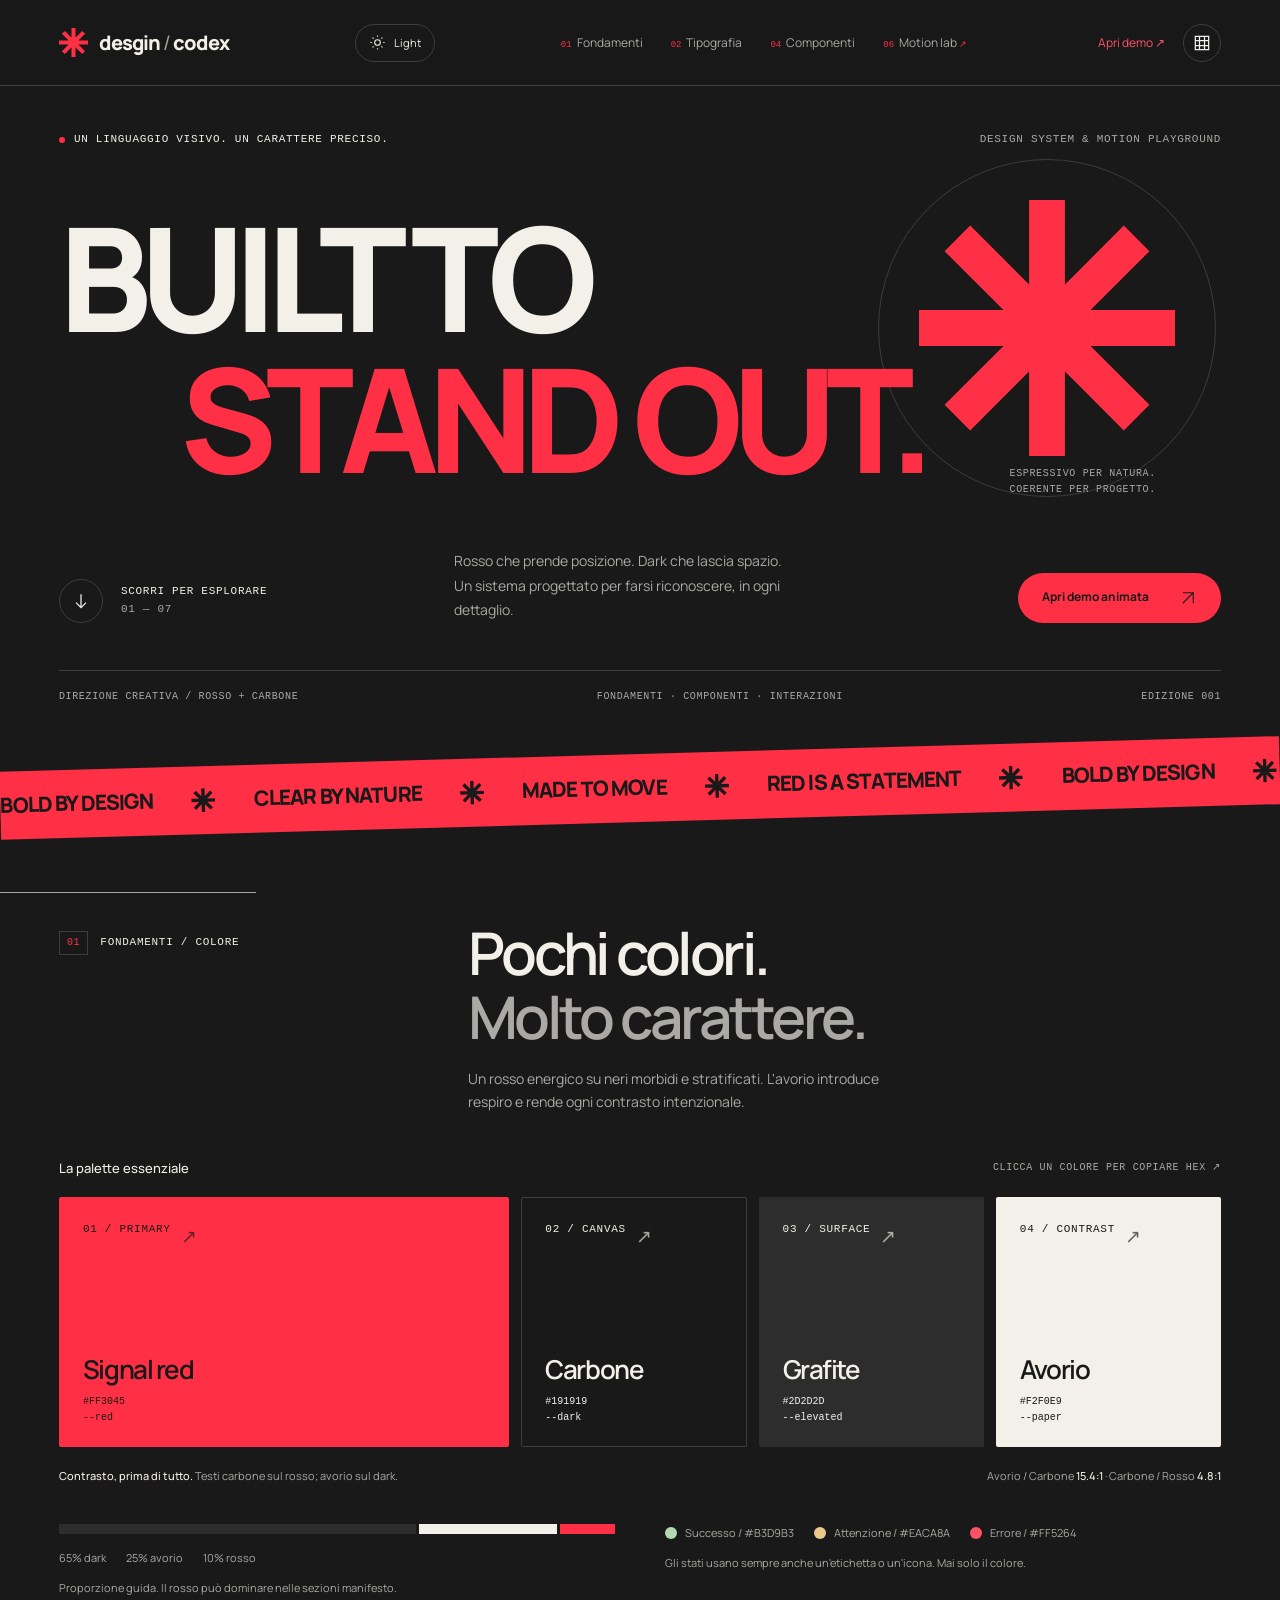
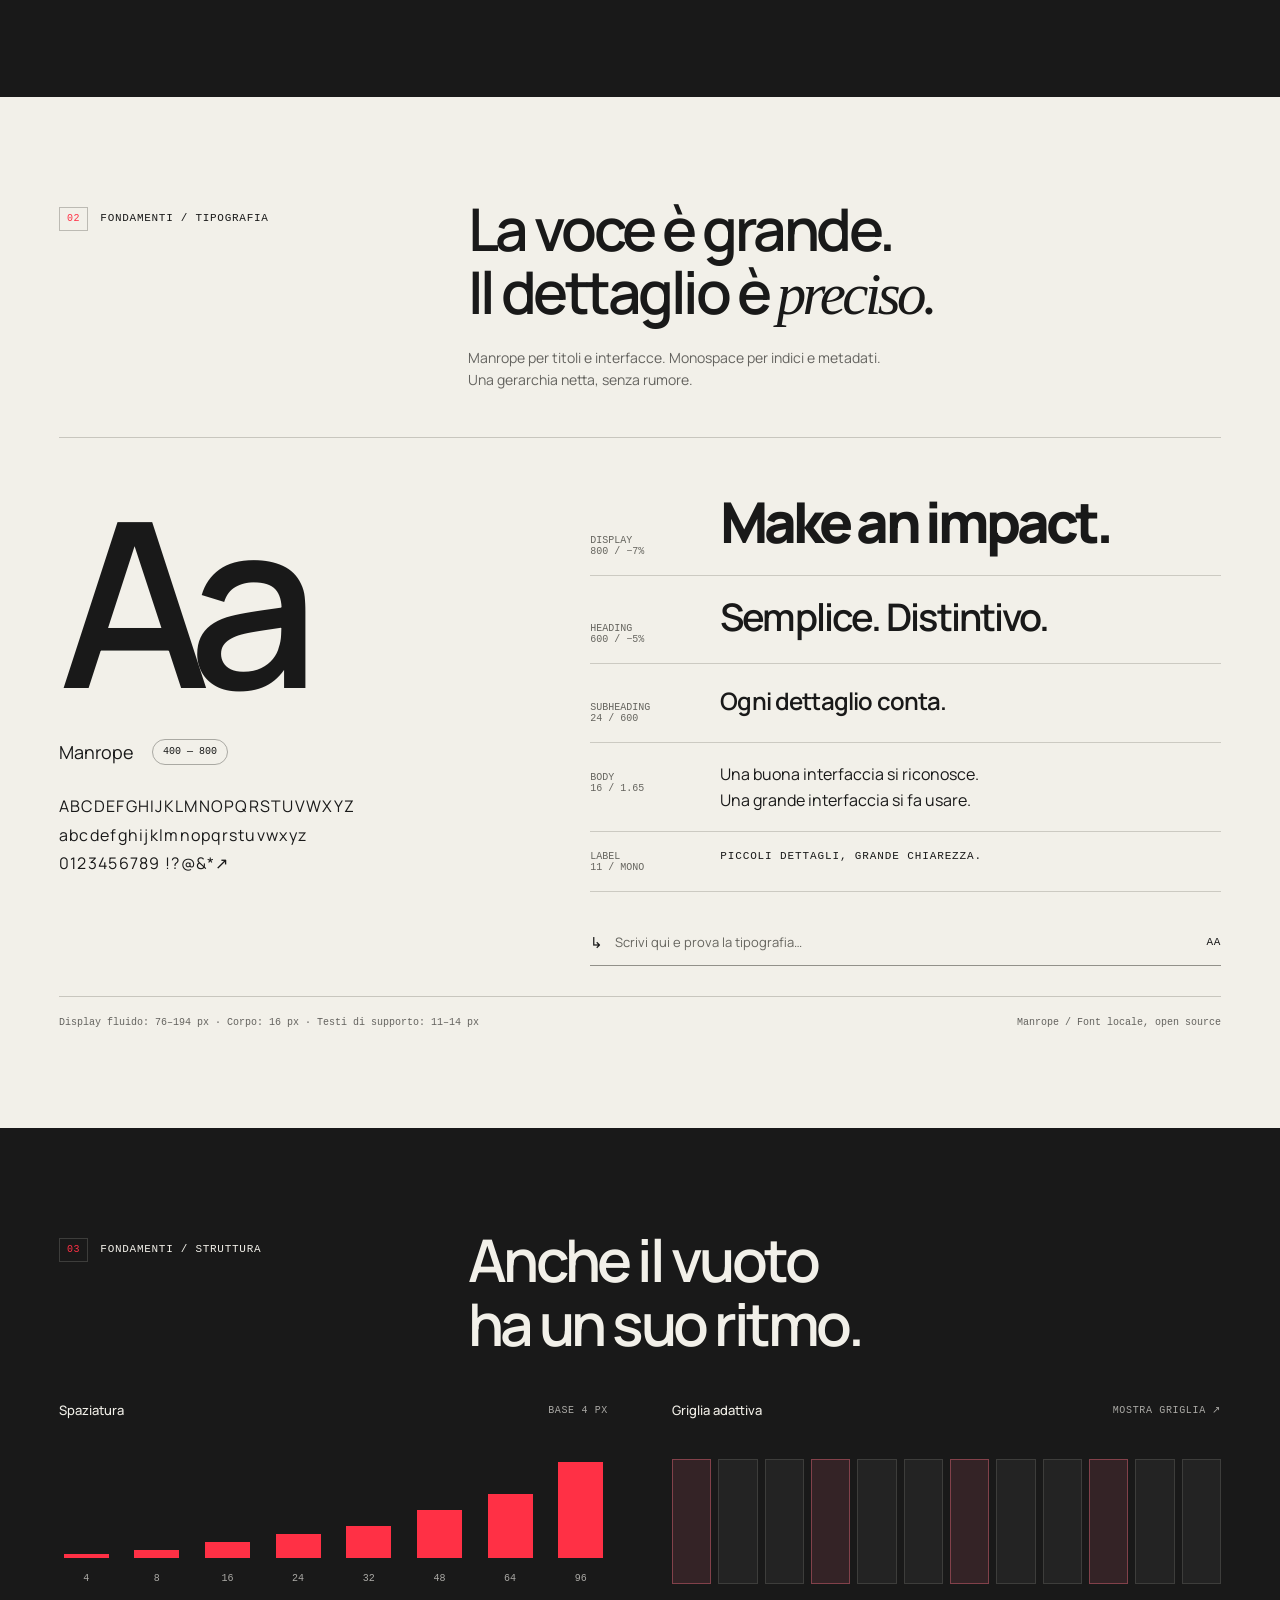
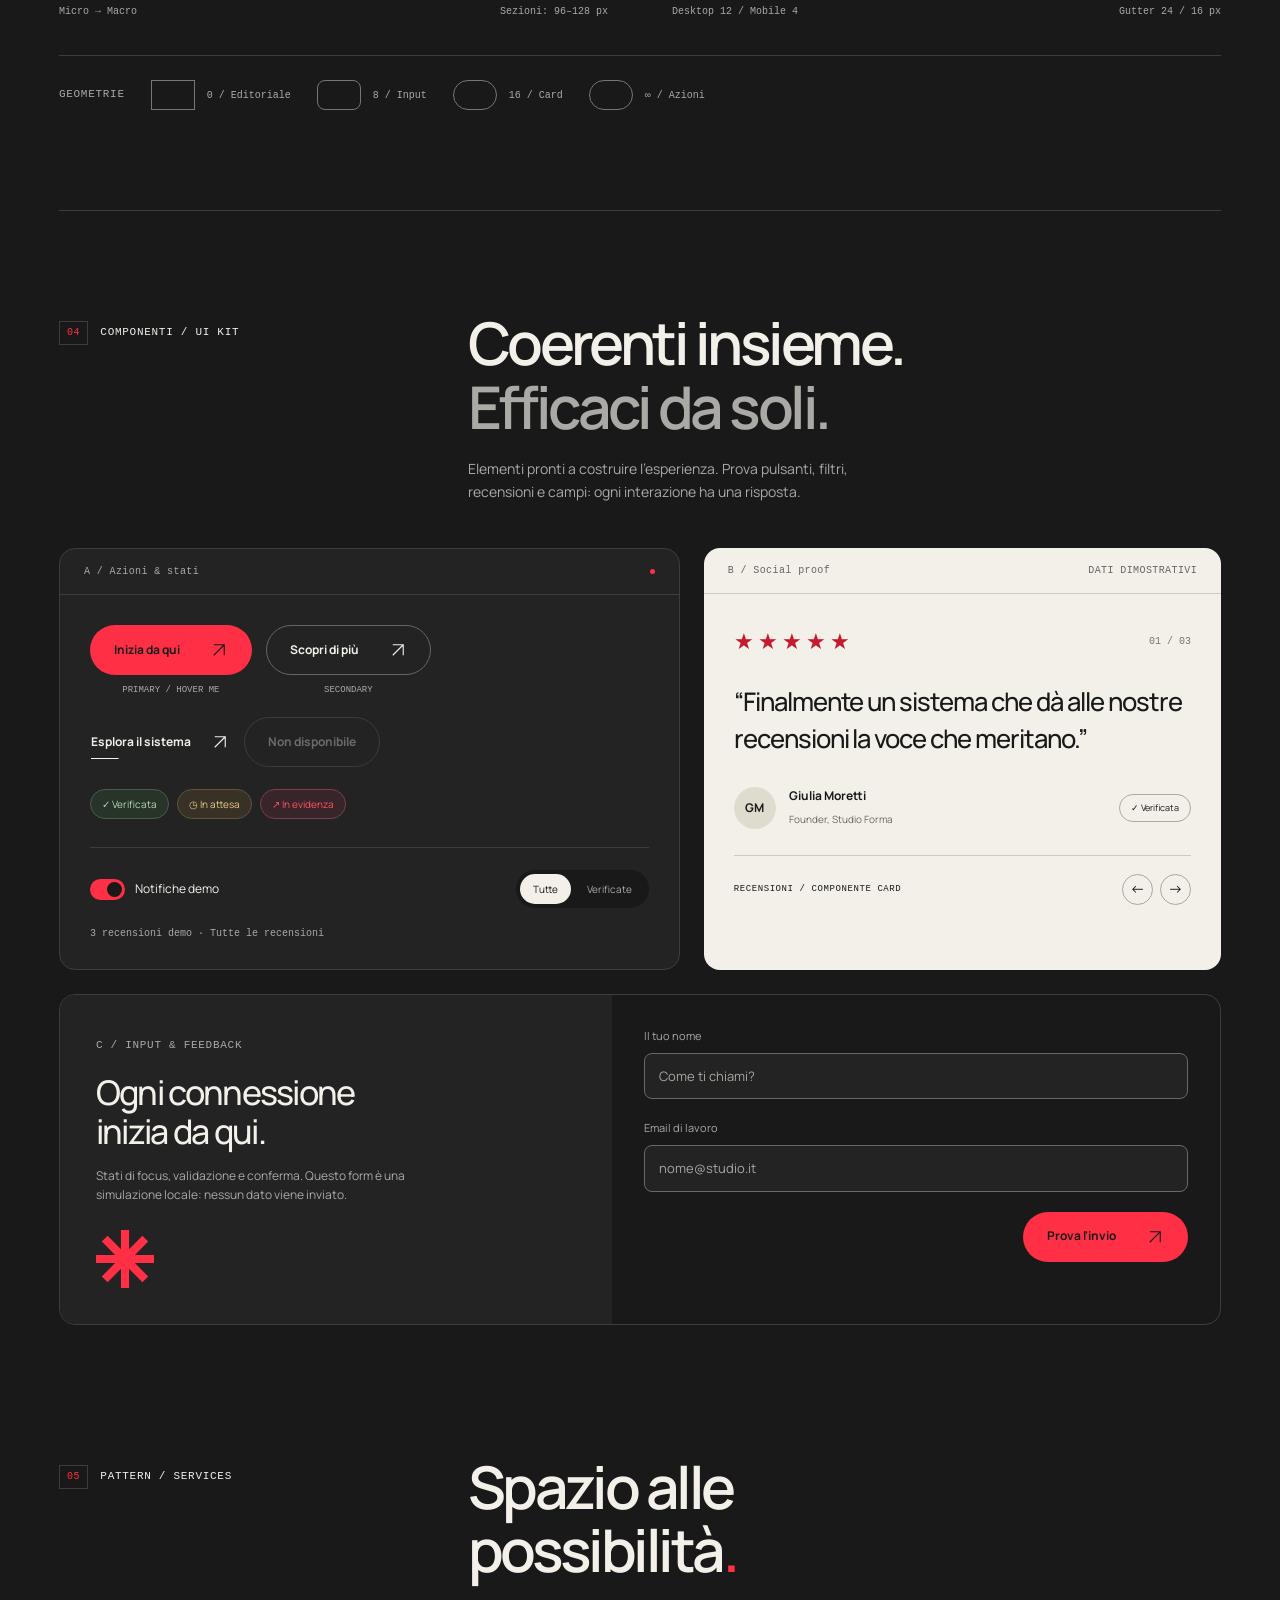
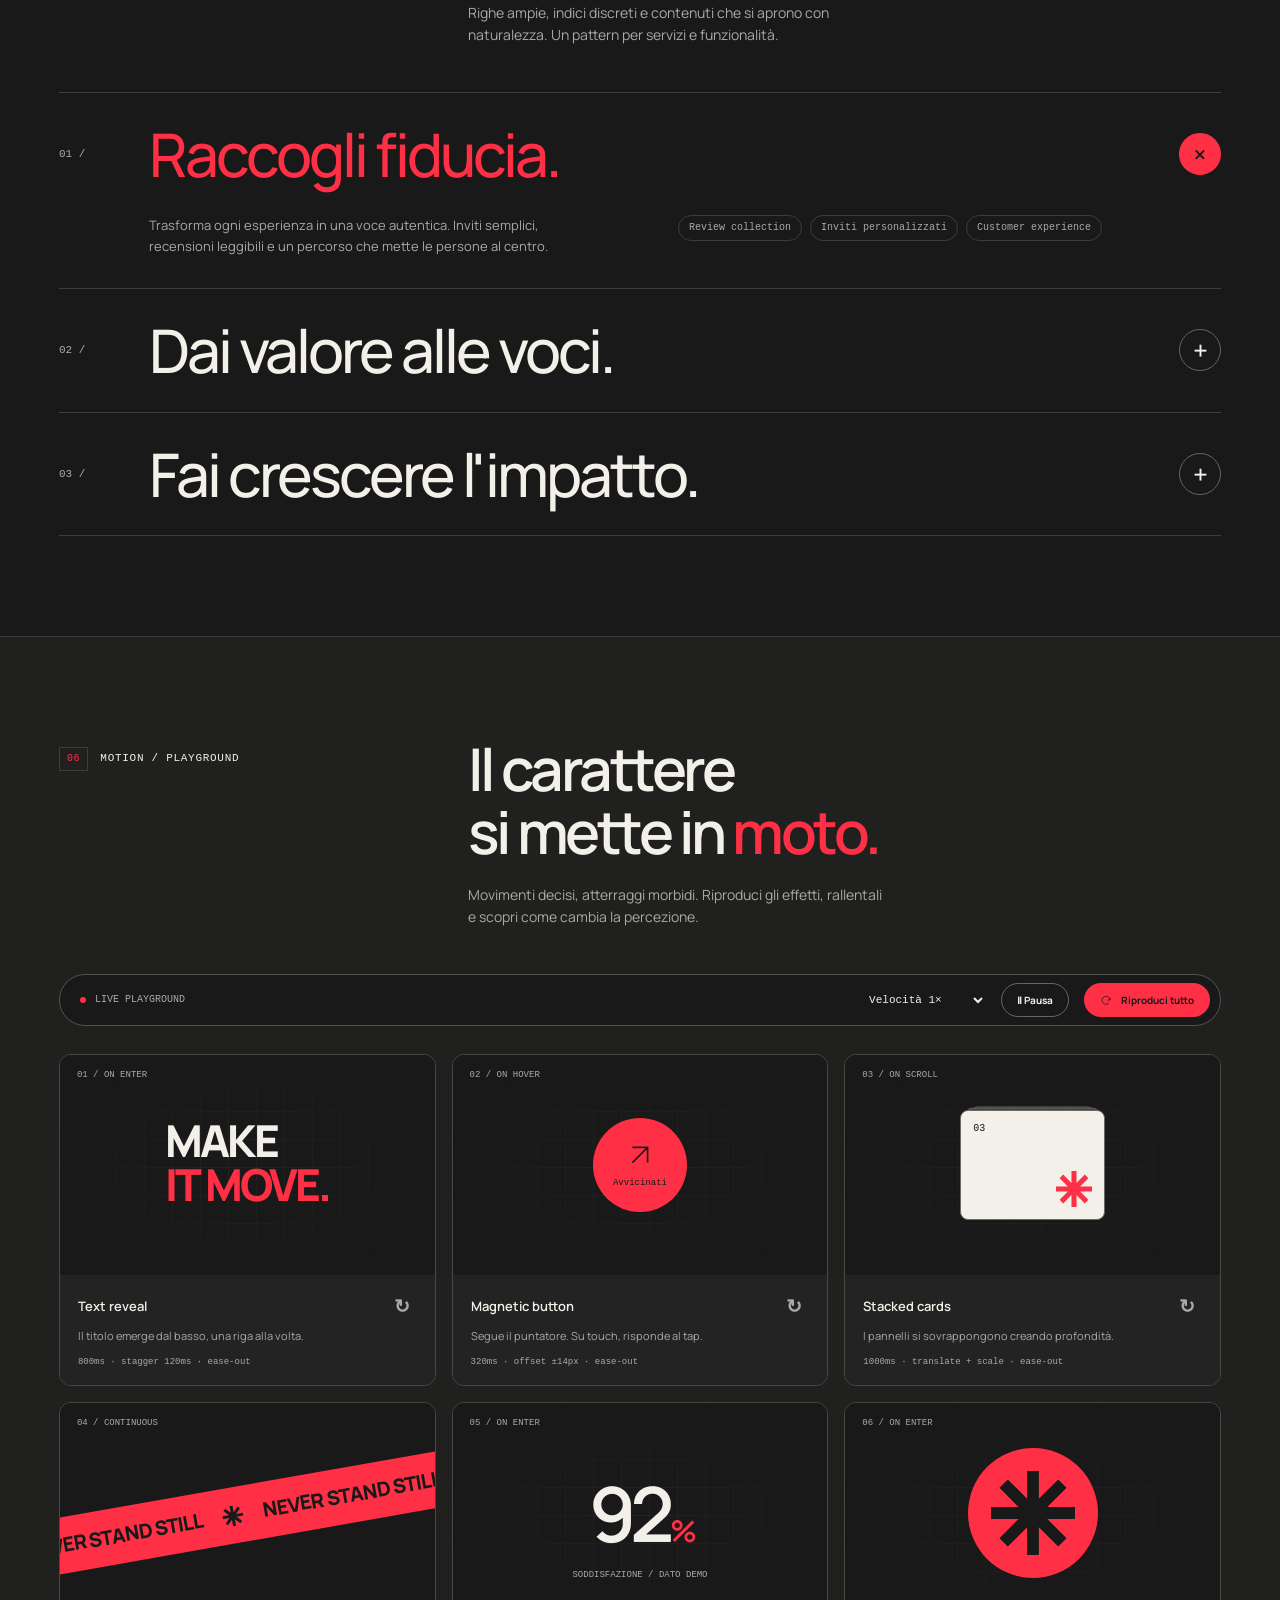
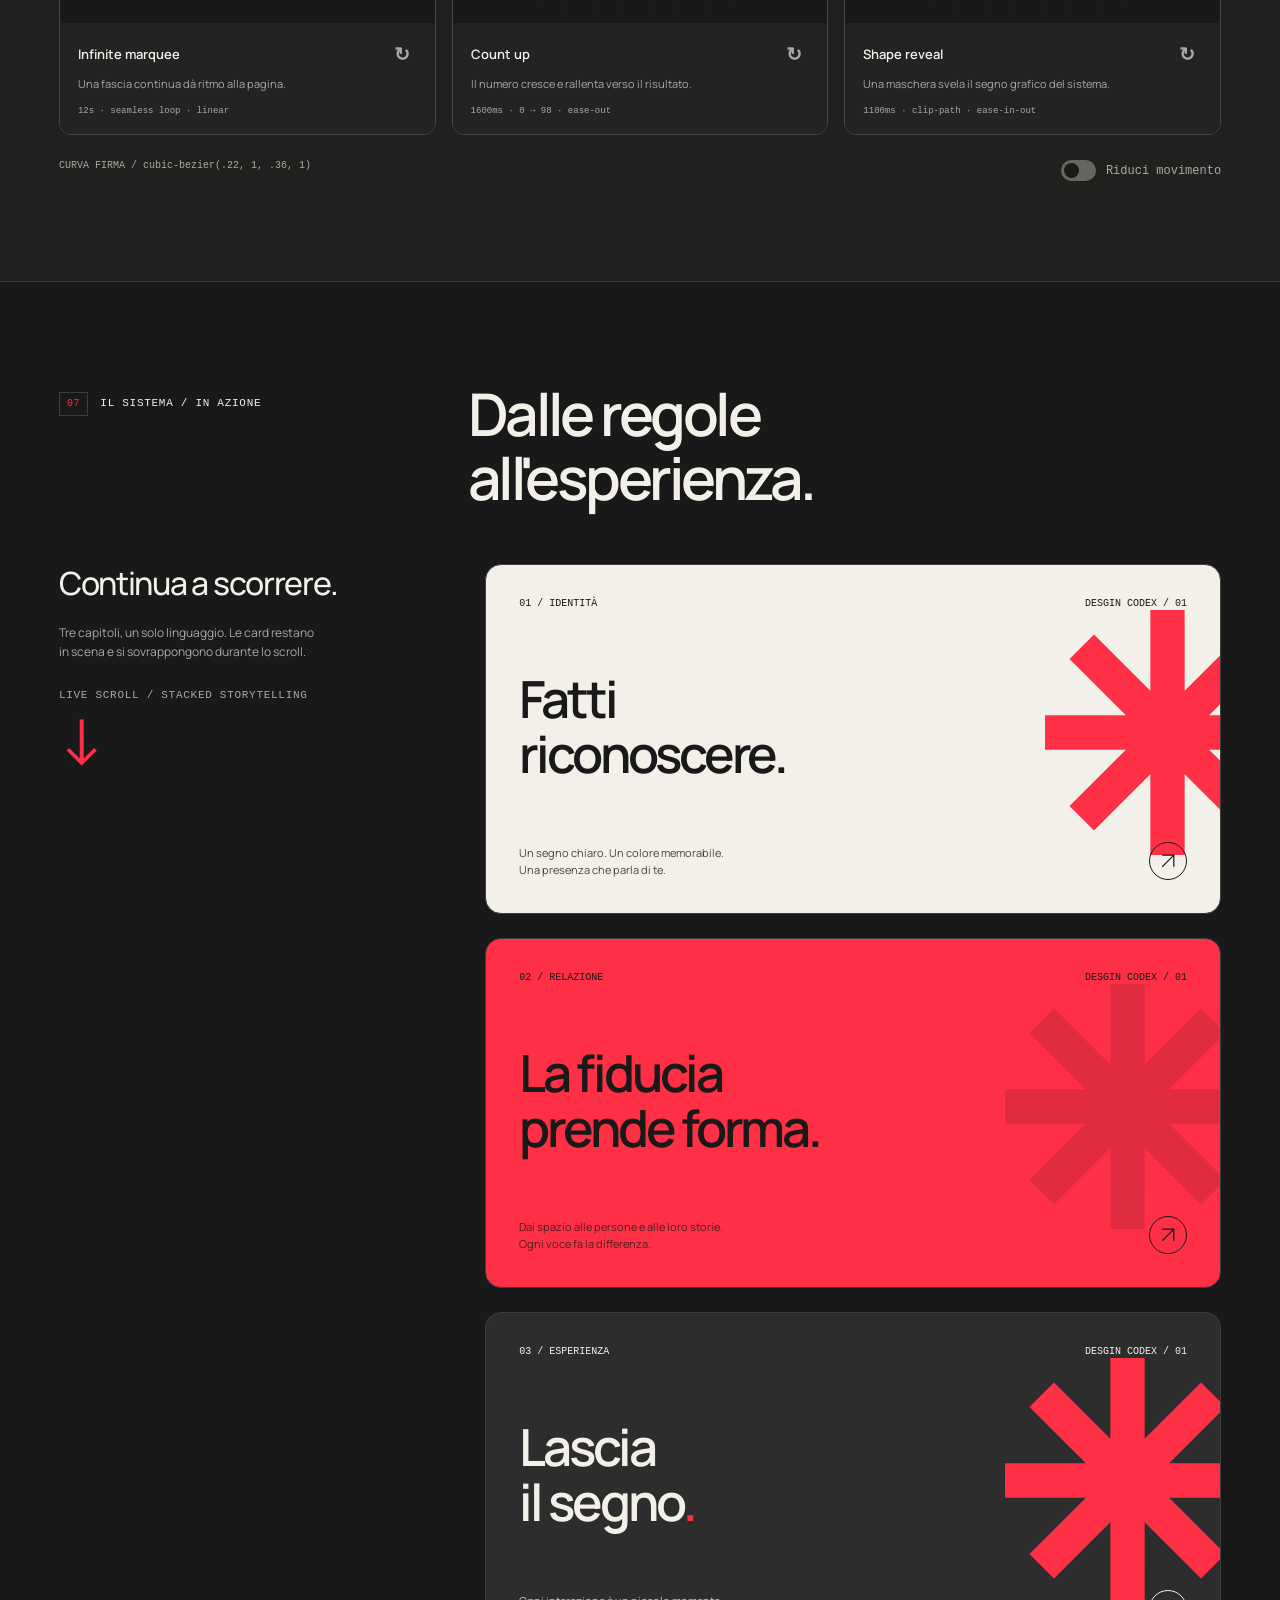
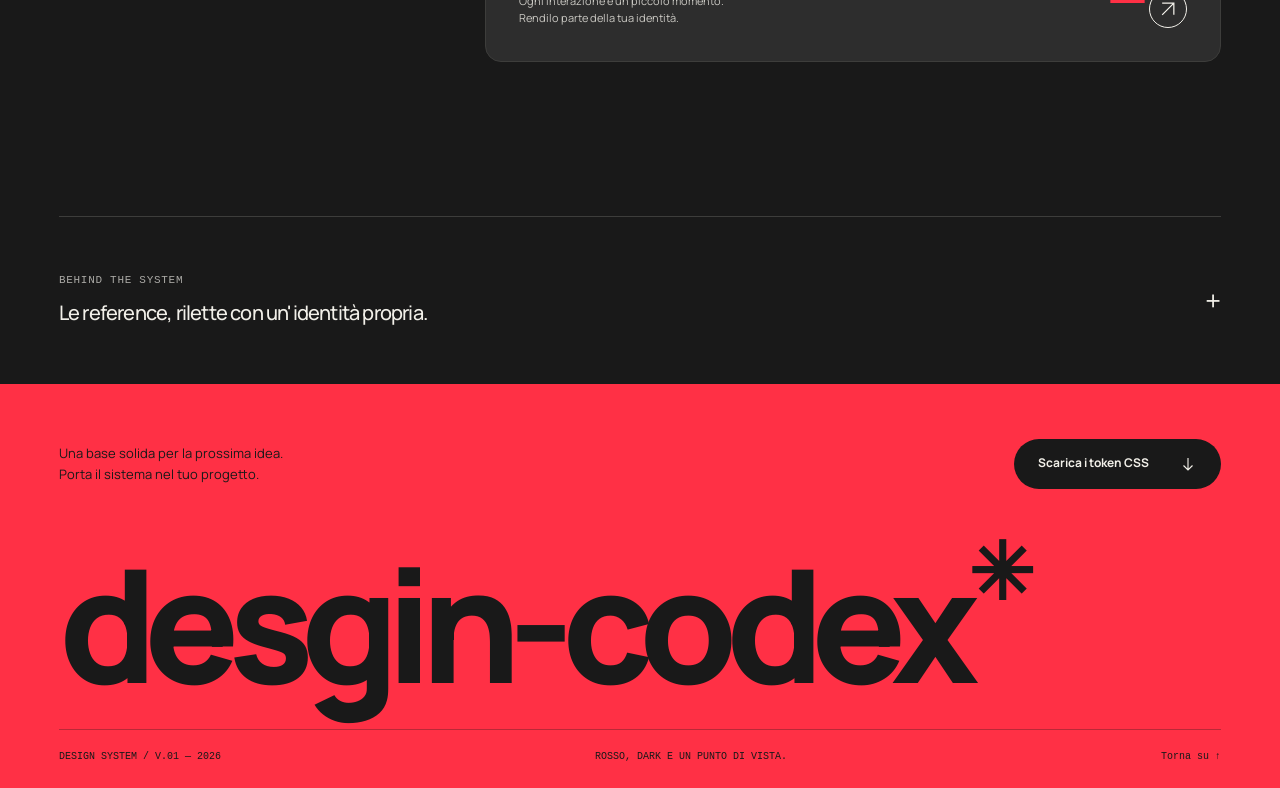
<file: desgin-codex.html>
<!doctype html>
<html lang="it">
<head>
  <meta charset="utf-8">
  <meta name="viewport" content="width=device-width, initial-scale=1">
  <meta name="theme-color" content="#191919">
  <meta name="description" content="Desgin Codex: un design system rosso e carbone. Fondamenti, componenti e un laboratorio interattivo di animazioni.">
  <title>desgin-codex — Design system & motion playground</title>
  <link rel="icon" href="data:image/svg+xml,%3Csvg xmlns='http://www.w3.org/2000/svg' viewBox='0 0 64 64'%3E%3Crect width='64' height='64' rx='14' fill='%23191919'/%3E%3Cpath d='M28 8h8v48h-8zM8 28h48v8H8z' fill='%23FF3045'/%3E%3Cpath d='m12 18 6-6 34 34-6 6zM12 46l34-34 6 6-34 34z' fill='%23FF3045'/%3E%3C/svg%3E">
  <style>
    @font-face{font-family:Manrope;src:url('assets/manrope-400.ttf') format('truetype');font-weight:400;font-display:swap}
    @font-face{font-family:Manrope;src:url('assets/manrope-500.ttf') format('truetype');font-weight:500;font-display:swap}
    @font-face{font-family:Manrope;src:url('assets/manrope-600.ttf') format('truetype');font-weight:600;font-display:swap}
    @font-face{font-family:Manrope;src:url('assets/manrope-700.ttf') format('truetype');font-weight:700;font-display:swap}
    @font-face{font-family:Manrope;src:url('assets/manrope-800.ttf') format('truetype');font-weight:800;font-display:swap}
    :root{
      --red:#ff3045;--red-hover:#ff5264;--red-deep:#c71930;--dark:#191919;--surface:#232323;--elevated:#2d2d2d;
      --paper:#f2f0e9;--muted:#aaa9a5;--line:#3d3d3b;--success:#b3d9b3;--warning:#eaca8a;
      --font:'Manrope',Arial,sans-serif;--mono:'SFMono-Regular',Consolas,'Liberation Mono',monospace;
      --space-1:4px;--space-2:8px;--space-3:12px;--space-4:16px;--space-6:24px;--space-8:32px;--space-12:48px;--space-16:64px;--space-24:96px;--space-32:128px;
      --radius-sm:8px;--radius-md:16px;--radius-pill:999px;--gutter:clamp(24px,4.6vw,88px);--max:1600px;
      --ease-out:cubic-bezier(.22,1,.36,1);--ease-in-out:cubic-bezier(.65,0,.35,1);--duration-fast:180ms;--duration-base:320ms;--duration-reveal:800ms;--motion-scale:1;
    }
    *,*::before,*::after{box-sizing:border-box}html{scroll-behavior:smooth;scroll-padding-top:100px}body{margin:0;overflow-x:clip;background:var(--dark);color:var(--paper);font-family:var(--font);font-size:15px;line-height:1.6;-webkit-font-smoothing:antialiased}::selection{background:var(--red);color:var(--dark)}
    button,input,textarea,select{font:inherit}button,a,input,textarea,select{-webkit-tap-highlight-color:transparent}button,a{touch-action:manipulation}button{cursor:pointer}a{color:inherit;text-decoration:none}button{color:inherit}svg{display:block}button:disabled{cursor:not-allowed;opacity:.35}button:focus-visible,a:focus-visible,input:focus-visible,textarea:focus-visible,select:focus-visible,summary:focus-visible{outline:2px solid var(--red-hover);outline-offset:5px}h1,h2,h3,p{margin:0}button{border:0}button svg,a svg{pointer-events:none}.wrap{width:min(calc(100% - var(--gutter)*2),var(--max));margin-inline:auto}.mono{font-family:var(--mono);font-size:11px;letter-spacing:.065em;text-transform:uppercase}.muted{color:var(--muted)}.red{color:var(--red)}.icon{width:20px;height:20px;fill:none;stroke:currentColor;stroke-width:1.5}.asterisk{fill:currentColor}.skip{position:fixed;top:8px;left:8px;padding:12px 20px;background:var(--paper);color:var(--dark);z-index:100;transform:translateY(-150%)}.skip:focus{transform:none}.sr-only{position:absolute;width:1px;height:1px;overflow:hidden;clip:rect(0,0,0,0);white-space:nowrap}
    .topbar{height:86px;position:sticky;top:0;background:rgb(25 25 25 / .95);backdrop-filter:blur(18px);z-index:30;border-bottom:1px solid var(--line)}.topbar-inner{height:100%;display:flex;align-items:center;justify-content:space-between;gap:28px}.brand{display:flex;align-items:center;gap:11px;font-weight:800;font-size:20px;letter-spacing:-1px;line-height:1}.brand .asterisk{width:29px;height:29px;color:var(--red)}.brand-slash{color:var(--muted);font-weight:400;margin:0 3px}.nav{display:flex;gap:28px;align-items:center}.nav a{font-size:12px;color:var(--muted);transition:color .2s}.nav a:hover,.nav a[aria-current]{color:var(--paper)}.nav a span{font:9px var(--mono);margin-right:5px;color:var(--red)}.header-tools{display:flex;align-items:center;gap:18px}.version{font:10px var(--mono);color:var(--muted)}.icon-button{width:38px;height:38px;border:1px solid var(--line);background:transparent;border-radius:50%;display:grid;place-items:center;transition:background .2s}.icon-button:hover,.icon-button[aria-pressed=true]{background:var(--red);color:var(--dark);border-color:var(--red)}.mobile-menu{display:none}.progress{position:absolute;bottom:-1px;left:0;height:2px;width:100%;background:var(--red);transform:scaleX(0);transform-origin:left}
    .hero{position:relative;padding-top:45px;padding-bottom:34px;overflow:hidden}.eyebrow-row{display:flex;justify-content:space-between;gap:20px}.eyebrow{display:flex;gap:9px;align-items:center}.dot{width:6px;height:6px;border-radius:50%;background:var(--red);display:inline-block;flex-shrink:0}.hero-body{position:relative;margin-top:60px}.hero h1{position:relative;z-index:2;font-size:clamp(76px,11.3vw,194px);font-weight:800;line-height:.94;letter-spacing:-.075em;text-transform:uppercase;pointer-events:none}.hero-line{display:block;overflow:hidden;padding-bottom:.12em;margin-bottom:-.08em}.hero-line>span{display:block}.hero h1 .second-line{color:var(--red);margin-left:10.4%}.hero-art{position:absolute;width:clamp(150px,20vw,330px);height:clamp(150px,20vw,330px);right:4%;top:-3%;color:var(--red);z-index:1}.hero-art svg{width:100%;height:100%;animation:spin calc(40s * var(--motion-scale)) linear infinite}.hero-art::after{content:'';position:absolute;inset:-16%;border:1px solid var(--line);border-radius:50%;z-index:-1}.hero-note{position:absolute;right:2%;top:104%;width:160px;line-height:1.6;font-size:10px;color:var(--muted)}.hero-bottom{display:grid;grid-template-columns:1fr 1fr 1fr;align-items:end;margin-top:57px;gap:24px}.hero-index{display:flex;gap:18px;align-items:center}.scroll-circle{width:44px;height:44px;border:1px solid var(--line);border-radius:50%;display:grid;place-items:center}.scroll-circle svg{animation:nudge 2.5s ease-in-out infinite}.hero-description{max-width:330px;font-size:14px;color:var(--muted);line-height:1.75}.hero-actions{display:flex;justify-content:flex-end}.btn{display:inline-flex;align-items:center;justify-content:center;gap:30px;min-height:50px;padding:13px 23px;border:1px solid transparent;border-radius:var(--radius-pill);font-size:12px;font-weight:700;line-height:1.4;transition:background calc(var(--duration-base) * var(--motion-scale)),color .25s,border-color .25s;position:relative}.btn svg{width:18px;height:18px;transition:transform .35s var(--ease-out)}.btn:hover svg{transform:translate(3px,-3px)}.btn-primary{background:var(--red);color:var(--dark)}.btn-primary:hover{background:var(--red-hover)}.btn-outline{background:transparent;border-color:#666662;color:var(--paper)}.btn-outline:hover{background:var(--paper);border-color:var(--paper);color:var(--dark)}.btn-paper{background:var(--paper);color:var(--dark)}.btn-paper:hover{background:#d8d5ca}.btn-text{background:transparent;padding-inline:0;gap:20px}.btn-text::after{content:'';position:absolute;bottom:7px;height:1px;left:0;width:100%;background:currentColor;transform:scaleX(.2);transform-origin:left;transition:transform .3s}.btn-text:hover::after{transform:scaleX(1)}.hero-footnote{margin-top:47px;display:flex;justify-content:space-between;padding-top:18px;border-top:1px solid var(--line);color:var(--muted);font-size:10px}
    .ticker{background:var(--red);color:var(--dark);overflow:hidden;margin-top:15px;padding:17px 0;transform:rotate(-1.6deg);width:100%;}.ticker-track{display:flex;width:max-content;animation:marquee calc(32s * var(--motion-scale)) linear infinite}.ticker-group{display:flex;align-items:center;gap:38px;padding-right:38px;flex-shrink:0}.ticker span{font-size:21px;font-weight:800;letter-spacing:-.04em;text-transform:uppercase}.ticker svg{width:24px;height:24px}.ticker:hover .ticker-track{animation-play-state:paused}
    .section{padding-block:100px;scroll-margin-top:10px}.section-head{display:grid;grid-template-columns:1fr 2fr;gap:32px;align-items:start;margin-bottom:45px}.section-label{display:flex;align-items:center;gap:12px;padding-top:10px}.section-label .number{color:var(--red);border:1px solid var(--line);padding:3px 7px;font-size:10px}.section-title{font-size:clamp(36px,4.6vw,72px);font-weight:600;letter-spacing:-.06em;line-height:1.08}.section-intro{max-width:420px;margin-top:20px;color:var(--muted);font-size:14px}.section-title .serif{font-family:Georgia,serif;font-style:italic;font-weight:400}.small-head{display:flex;align-items:center;justify-content:space-between;gap:16px;margin-bottom:18px}.small-head h3{font-size:13px;font-weight:500}.small-head .mono{font-size:10px;color:var(--muted)}.palette{display:grid;grid-template-columns:2fr 1fr 1fr 1fr;gap:12px}.swatch{position:relative;min-height:250px;text-align:left;padding:23px;display:flex;flex-direction:column;justify-content:space-between;border:1px solid transparent;border-radius:2px;transition:transform .35s var(--ease-out)}.swatch:hover{transform:translateY(-7px)}.swatch .swatch-top{display:flex;justify-content:space-between;gap:10px}.swatch .swatch-title{font-size:26px;font-weight:600;letter-spacing:-.055em}.swatch .swatch-data{display:flex;flex-direction:column;gap:5px}.swatch .copy-icon{font-size:19px;opacity:.65}.swatch small{font:10px var(--mono)}.swatch-red{background:var(--red);color:var(--dark)}.swatch-dark{background:var(--dark);border-color:var(--line);color:var(--paper)}.swatch-surface{background:var(--elevated);color:var(--paper)}.swatch-paper{background:var(--paper);color:var(--dark)}.palette-meta{display:flex;justify-content:space-between;gap:28px;margin-top:20px;color:var(--muted);font-size:11px}.palette-meta b{color:var(--paper);font-weight:500}.palette-support{display:grid;grid-template-columns:1fr 1fr;gap:50px;margin-top:40px}.proportion{height:10px;display:flex;gap:3px;margin-bottom:15px}.proportion span:nth-child(1){width:65%;background:var(--elevated)}.proportion span:nth-child(2){width:25%;background:var(--paper)}.proportion span:nth-child(3){width:10%;background:var(--red)}.support-row{display:flex;flex-wrap:wrap;gap:20px;font-size:11px;color:var(--muted)}.support-row span{display:flex;gap:8px;align-items:center}.support-row i{width:12px;height:12px;border-radius:50%;background:var(--color)}.support-note{font-size:11px;color:var(--muted);margin-top:12px}
    .type-section{background:var(--paper);color:var(--dark);position:relative}.type-section .section-label .number{border-color:#bcbab3}.type-section .section-intro,.type-section .muted{color:#64635f}.type-specimen{display:grid;grid-template-columns:1fr 1.35fr;gap:64px;border-top:1px solid #c8c6be;padding-top:35px}.big-aa{font-size:clamp(120px,18vw,260px);font-weight:600;letter-spacing:-.1em;line-height:1.1}.font-name{display:flex;align-items:center;gap:18px;font-size:18px;margin-top:12px}.tag{display:inline-flex;align-items:center;gap:6px;padding:5px 10px;border:1px solid var(--line);border-radius:var(--radius-pill);font:10px var(--mono);line-height:1.4}.type-section .tag{border-color:#aaa9a3}.alphabet{max-width:300px;overflow-wrap:anywhere;margin-top:25px;letter-spacing:.08em;font-size:16px;line-height:1.8}.type-row{padding:18px 0;border-bottom:1px solid #cccac2;display:grid;grid-template-columns:110px 1fr;align-items:baseline;gap:20px}.type-row small{font:10px var(--mono);color:#66655f}.type-display{overflow-wrap:anywhere;font-weight:800;font-size:clamp(38px,4.4vw,68px);letter-spacing:-.07em;line-height:1.1}.type-heading{font-size:38px;font-weight:600;letter-spacing:-.05em;line-height:1.2}.type-subheading{font-size:24px;letter-spacing:-.035em;font-weight:600}.type-body{font-size:16px;line-height:1.65}.type-caption{font:11px var(--mono);letter-spacing:.08em}.type-editor{margin-top:28px;border-bottom:1px solid #92918a;display:flex;gap:12px;align-items:center}.type-editor input{border:0;background:transparent;color:var(--dark);width:100%;padding:12px 0;font-size:13px;min-width:0}.type-editor input::placeholder{color:#66655f}.type-meta{margin-top:30px;display:flex;justify-content:space-between;gap:20px;border-top:1px solid #c8c6be;padding-top:20px;font:10px var(--mono);color:#64635f}
    .layout-section{border-bottom:1px solid var(--line)}.layout-grid{display:grid;grid-template-columns:1fr 1fr;gap:64px}.spacing-list{display:flex;align-items:flex-end;gap:16px;height:145px;padding-top:20px}.spacing-unit{display:flex;flex-direction:column;align-items:center;gap:15px;flex:1}.spacing-bar{background:var(--red);width:100%;max-width:45px;height:calc(var(--size)*1px)}.spacing-unit span{font:10px var(--mono);color:var(--muted)}.grid-specimen{display:grid;grid-template-columns:repeat(12,1fr);gap:7px;height:145px;padding-top:20px}.grid-specimen i{background:var(--surface);border:1px solid var(--line)}.grid-specimen i:nth-child(3n+1){border-color:#82414a;background:#342326}.layout-foot{display:flex;justify-content:space-between;gap:16px;margin-top:22px;font:10px var(--mono);color:var(--muted)}.shape-strip{display:flex;gap:26px;align-items:center;margin-top:38px;border-top:1px solid var(--line);padding-top:24px}.shape-sample{display:flex;gap:12px;align-items:center;font:10px var(--mono);color:var(--muted)}.shape-sample i{display:block;width:44px;height:30px;border:1px solid #777670;border-radius:var(--r)}
    .component-grid{display:grid;grid-template-columns:1.2fr 1fr;gap:24px}.spec-card{border:1px solid var(--line);border-radius:var(--radius-md);overflow:hidden;background:var(--surface)}.spec-label{display:flex;align-items:center;justify-content:space-between;border-bottom:1px solid var(--line);padding:17px 24px;color:var(--muted);font:10px var(--mono);letter-spacing:.04em}.spec-label i{display:block;width:5px;height:5px;border-radius:50%;background:var(--red)}.spec-content{padding:30px}.button-row{display:flex;gap:14px;align-items:center;flex-wrap:wrap;margin-bottom:22px}.button-row:last-child{margin-bottom:0}.state-label{font:9px var(--mono);color:var(--muted);display:block;margin-top:10px;text-align:center}.badge-row{display:flex;gap:8px;flex-wrap:wrap}.badge{font-size:10px;display:inline-flex;align-items:center;gap:6px;border-radius:100px;background:var(--elevated);padding:6px 11px;border:1px solid #4f4f4c}.badge.success{background:#28332a;color:var(--success);border-color:#485e4a}.badge.warning{background:#373126;color:var(--warning);border-color:#62533a}.badge.brand-badge{color:var(--red-hover);border-color:#79404a;background:#382529}.controls-row{display:flex;align-items:center;justify-content:space-between;gap:16px;margin-top:28px;border-top:1px solid var(--line);padding-top:22px}.switch-label{display:flex;align-items:center;gap:10px;font-size:12px;cursor:pointer}.switch-label input{appearance:none;width:35px;height:21px;position:relative;background:#666660;border-radius:30px;cursor:pointer;margin:0;transition:background .2s}.switch-label input:checked{background:var(--red)}.switch-label input::after{content:'';width:15px;height:15px;background:var(--dark);border-radius:50%;position:absolute;left:3px;top:3px;transition:transform .25s var(--ease-out)}.switch-label input:checked::after{transform:translateX(14px)}.segmented{display:flex;gap:3px;background:var(--dark);padding:4px;border-radius:30px}.segmented button{font-size:10px;border-radius:30px;background:transparent;padding:7px 13px;color:var(--muted)}.segmented button[aria-pressed=true]{background:var(--paper);color:var(--dark)}.component-note{margin-top:20px;font:10px var(--mono);color:var(--muted)}.review-card{background:var(--paper);color:var(--dark);border:0;position:relative}.review-card .spec-label{border-color:#cccac3;color:#65645f}.review-stars{color:var(--red-deep);font-size:22px;letter-spacing:4px}.review-card blockquote{font-size:clamp(20px,2vw,29px);line-height:1.45;letter-spacing:-.04em;margin:24px 0 29px;font-weight:500}.review-person{display:flex;align-items:center;gap:13px}.avatar{width:42px;height:42px;background:#dfdbcf;display:grid;place-items:center;border-radius:50%;font-size:12px;font-weight:700}.review-person strong{font-size:12px;display:block}.review-person small{color:#6c6a63;font-size:10px}.review-bottom{display:flex;align-items:center;justify-content:space-between;gap:16px}.review-card .badge{background:transparent;border-color:#aca99f;font-size:9px}.review-counter{font:10px var(--mono);color:#77756d}.review-controls{display:flex;gap:7px}.review-controls button{width:31px;height:31px;border:1px solid #aaa79e;background:transparent;color:var(--dark);border-radius:50%;display:grid;place-items:center}.review-controls button:hover{background:var(--dark);color:var(--paper)}.review-heading{display:flex;align-items:center;justify-content:space-between}.review-top{margin-bottom:22px}.review-meta{margin-top:25px;border-top:1px solid #cccac3;padding-top:18px;display:flex;justify-content:space-between;align-items:center}.form-card{margin-top:24px;display:grid;grid-template-columns:1fr 1.1fr;border:1px solid var(--line);border-radius:var(--radius-md);overflow:hidden}.form-intro{padding:36px;background:var(--surface);display:flex;flex-direction:column;align-items:flex-start;justify-content:space-between;gap:25px}.form-intro h3{font-size:34px;letter-spacing:-.05em;font-weight:500;line-height:1.15}.form-intro p{max-width:310px;font-size:12px;color:var(--muted);margin-top:15px}.form-intro .asterisk{width:58px;height:58px;color:var(--red)}.demo-form{padding:32px}.field{display:block;margin-bottom:20px}.field>span{display:block;font-size:11px;color:var(--muted);margin-bottom:8px}.field input{width:100%;border:1px solid #696963;border-radius:var(--radius-sm);background:var(--surface);color:var(--paper);padding:12px 14px;font-size:13px;transition:border-color .2s}.field input::placeholder{color:#a7a69f}.field input:focus{border-color:var(--red);outline:1px solid var(--red);outline-offset:0}.field input[aria-invalid=true]{border-color:var(--red-hover)}.field-error{display:block;color:var(--red-hover);font-size:11px;margin-top:7px}.form-end{display:flex;justify-content:space-between;align-items:center;gap:14px}.form-status{font-size:11px;color:var(--success);max-width:220px}
    .services-section{padding-top:30px}.service-list{border-top:1px solid var(--line)}.service{border-bottom:1px solid var(--line)}.service h3{font-weight:500}.service-trigger{display:grid;grid-template-columns:70px 1fr auto;align-items:center;gap:20px;padding:28px 0;width:100%;text-align:left;background:transparent}.service-index{font:11px var(--mono);color:var(--muted)}.service-name{font-size:clamp(28px,4.7vw,68px);font-weight:500;letter-spacing:-.05em;line-height:1.1;transition:transform .35s var(--ease-out),color .3s}.service-trigger:hover .service-name{transform:translateX(12px);color:var(--red)}.service-icon{width:42px;height:42px;display:grid;place-items:center;border-radius:50%;border:1px solid #656560;font-size:26px;line-height:1;transition:transform .4s,background .3s}.service-trigger[aria-expanded=true] .service-icon{transform:rotate(45deg);background:var(--red);color:var(--dark);border-color:var(--red)}.service-trigger[aria-expanded=true] .service-name{color:var(--red)}.service-panel{display:grid;grid-template-rows:0fr;transition:grid-template-rows calc(.5s * var(--motion-scale)) var(--ease-out)}.service-panel.open{grid-template-rows:1fr}.service-panel>div{overflow:hidden;min-height:0}.service-content{padding:0 62px 32px 90px;display:grid;grid-template-columns:1fr 1fr;gap:48px}.service-content p{font-size:13px;color:var(--muted);max-width:400px}.service-content .tags{display:flex;gap:8px;flex-wrap:wrap;align-content:start}.service-content .tag{color:var(--muted)}
    .motion-section{background:#20201f;border-top:1px solid var(--line);border-bottom:1px solid var(--line)}.motion-heading{display:flex;justify-content:space-between;align-items:end;gap:25px;margin-bottom:30px}.motion-heading .section-intro{margin:0;max-width:430px}.motion-toolbar{display:flex;align-items:center;justify-content:space-between;gap:20px;border:1px solid #52524e;border-radius:var(--radius-pill);padding:8px 10px 8px 20px;background:var(--dark);margin-bottom:28px}.motion-status{display:flex;align-items:center;gap:9px;font:10px var(--mono);color:var(--muted)}.motion-tools{display:flex;align-items:center;gap:15px}.motion-tools .btn{min-height:34px;padding:8px 15px;font-size:10px;gap:9px}.motion-tools .btn svg{width:12px;height:12px}.motion-tools select{background:var(--dark);border:0;color:var(--paper);font:11px var(--mono);padding:8px}.motion-grid{display:grid;grid-template-columns:repeat(3,1fr);gap:16px}.motion-card{border:1px solid #484844;border-radius:12px;overflow:hidden;min-width:0}.motion-stage{height:220px;background:var(--dark);display:flex;align-items:center;justify-content:center;position:relative;overflow:hidden}.motion-stage .stage-grid{position:absolute;inset:0;opacity:.3;background-image:linear-gradient(var(--line) 1px,transparent 1px),linear-gradient(90deg,var(--line) 1px,transparent 1px);background-size:28px 28px;mask-image:radial-gradient(ellipse,#000,transparent 75%);pointer-events:none}.stage-label{position:absolute;top:15px;left:17px;font:9px var(--mono);color:var(--muted)}.motion-caption{padding:18px;background:var(--surface)}.motion-caption h3{font-size:13px;font-weight:600;display:flex;justify-content:space-between;align-items:center}.replay-one{background:transparent;color:var(--muted);font-size:19px;line-height:1;padding:4px 7px;border-radius:5px}.replay-one:hover{color:var(--red);background:var(--dark)}.motion-caption p{font-size:11px;color:var(--muted);margin-top:7px;line-height:1.7}.motion-caption code{font:9px var(--mono);display:block;color:var(--muted);margin-top:12px}.reveal-sample{font-size:44px;font-weight:800;line-height:1;letter-spacing:-.065em;position:relative;overflow:hidden;padding-bottom:5px}.reveal-sample span{display:block}.reveal-sample span:last-child{color:var(--red)}.magnetic-demo{width:94px;height:94px;border-radius:50%;display:flex;flex-direction:column;align-items:center;justify-content:center;gap:10px;background:var(--red);color:var(--dark);font:9px var(--mono);position:relative}.magnetic-demo svg{width:26px;height:26px}.stack-sample{position:relative;width:145px;height:110px}.mini-card{position:absolute;inset:0;border-radius:8px;border:1px solid #6a6962;background:var(--elevated);display:flex;justify-content:space-between;padding:12px;font:10px var(--mono);transform-origin:center bottom}.mini-card:nth-child(1){transform:translateY(-20px) scale(.85)}.mini-card:nth-child(2){transform:translateY(-10px) scale(.93);background:#45443f}.mini-card:nth-child(3){background:var(--paper);color:var(--dark)}.mini-card svg{align-self:flex-end;width:36px;height:36px;color:var(--red)}.ticker-mini{transform:rotate(-10deg);background:var(--red);color:var(--dark);padding:12px 0;width:120%;position:absolute;overflow:hidden}.ticker-mini .ticker-group{gap:20px;padding-right:20px;font-size:20px;font-weight:800;letter-spacing:-.04em}.ticker-mini .asterisk{width:21px;height:21px}.ticker-mini .ticker-track{animation-duration:calc(12s * var(--motion-scale))}.counter-sample{font-size:76px;line-height:1;font-weight:600;letter-spacing:-.075em;position:relative}.counter-sample small{font-size:30px;color:var(--red)}.counter-sub{position:absolute;bottom:43px;font:9px var(--mono);color:var(--muted)}.wipe-art{position:relative;width:130px;height:130px;background:var(--red);border-radius:50%;display:grid;place-items:center;overflow:hidden}.wipe-art svg{width:84px;height:84px;color:var(--dark)}.wipe-art::after{content:'';position:absolute;inset:0;background:var(--paper);transform:translateX(100%)}.motion-foot{display:flex;justify-content:space-between;gap:20px;padding-top:25px;color:var(--muted);font:10px var(--mono)}
    .stack-section .section-head{margin-bottom:55px}.stack-layout{display:grid;grid-template-columns:.65fr 1.35fr;gap:72px;align-items:start}.stack-aside{position:sticky;top:125px;padding-bottom:40px}.stack-aside h3{font-size:32px;line-height:1.2;letter-spacing:-.04em;font-weight:500}.stack-aside p{font-size:12px;color:var(--muted);margin-block:20px;max-width:260px}.stack-aside .arrow-down{font-size:64px;line-height:1;font-weight:400}.stack-cards{padding-bottom:30px}.stack-card{position:sticky;top:110px;min-height:350px;padding:33px;border-radius:var(--radius-md);display:flex;flex-direction:column;justify-content:space-between;transform-origin:top center;border:1px solid var(--line);margin-bottom:24px;overflow:hidden}.stack-card:nth-child(1){background:var(--paper);color:var(--dark);top:110px}.stack-card:nth-child(2){background:var(--red);color:var(--dark);top:130px}.stack-card:nth-child(3){background:var(--elevated);top:150px}.stack-card-top{display:flex;justify-content:space-between;font:10px var(--mono);position:relative;z-index:1}.stack-card h3{font-size:clamp(38px,4vw,60px);letter-spacing:-.06em;line-height:1.06;max-width:360px;position:relative;z-index:1;font-weight:600}.stack-card-bottom{display:flex;justify-content:space-between;align-items:center;gap:20px;font-size:11px;position:relative;z-index:1}.stack-card-bottom p{max-width:290px;opacity:.8}.stack-art{position:absolute;right:-30px;top:45px;width:245px;height:245px;color:currentColor;opacity:.13}.stack-card:nth-child(1) .stack-art{color:var(--red);opacity:1;right:-70px}.stack-card:nth-child(3) .stack-art{color:var(--red);opacity:1}.stack-card .icon-button{color:inherit;border-color:currentColor;flex-shrink:0}.stack-card .icon-button:hover{background:var(--dark);color:var(--paper)}
    .reference-section{border-top:1px solid var(--line);padding-block:55px}.references-details summary{list-style:none;cursor:pointer;display:flex;align-items:center;justify-content:space-between;gap:20px}.references-details summary::-webkit-details-marker{display:none}.references-details summary h2{font-size:20px;font-weight:500;letter-spacing:-.04em}.references-details summary .mono{color:var(--muted);margin-bottom:7px}.references-details summary>span{font-size:28px;transition:transform .3s}.references-details[open] summary>span{transform:rotate(45deg)}.reference-grid{display:grid;grid-template-columns:repeat(3,1fr);gap:24px;margin-top:30px}.reference-link{border:1px solid var(--line);padding:24px;display:block;border-radius:8px}.reference-link strong{font-size:20px;font-weight:500;display:flex;justify-content:space-between}.reference-link p{font-size:12px;color:var(--muted);margin-top:12px}.reference-link:hover{border-color:var(--red)}.moodboard{display:grid;grid-template-columns:1fr 1fr;gap:24px;margin-top:24px}.moodboard figure{margin:0}.moodboard img{width:100%;height:220px;object-fit:cover;border-radius:8px;display:block}.moodboard figcaption{margin-top:10px;font:10px var(--mono);color:var(--muted)}
    .footer{padding-top:55px;padding-bottom:26px;background:var(--red);color:var(--dark);overflow:hidden}.footer-top{display:flex;justify-content:space-between;gap:25px;align-items:center}.footer-top p{font-size:13px;max-width:340px}.footer .btn{background:var(--dark);color:var(--paper)}.footer-word{font-size:clamp(62px,12.3vw,198px);font-weight:800;letter-spacing:-.08em;line-height:1.35;margin-top:28px;white-space:nowrap}.footer-bottom{border-top:1px solid rgb(25 25 25 / .3);padding-top:21px;display:flex;justify-content:space-between;gap:20px;font:10px var(--mono)}.footer-bottom a{display:flex;gap:9px;align-items:center}.footer-bottom a:hover{text-decoration:underline}.toast{position:fixed;bottom:26px;left:50%;transform:translate(-50%,20px);opacity:0;pointer-events:none;background:var(--paper);color:var(--dark);padding:13px 22px;box-shadow:0 8px 35px #0003;border-radius:30px;font-size:12px;z-index:70;transition:opacity .2s,transform .2s;max-width:calc(100% - 32px);text-align:center}.toast.visible{transform:translate(-50%,0);opacity:1}.grid-overlay{position:fixed;inset:0 var(--gutter);z-index:45;pointer-events:none;display:none;grid-template-columns:repeat(12,1fr);gap:24px;max-width:var(--max);margin:auto}.grid-overlay.active{display:grid}.grid-overlay i{background:rgb(255 48 69 / .07);border-inline:1px solid rgb(255 48 69 / .16)}
    @keyframes spin{to{transform:rotate(360deg)}}@keyframes marquee{to{transform:translateX(-50%)}}@keyframes nudge{0%,100%{transform:translateY(-3px)}50%{transform:translateY(3px)}}
    body.motion-paused *,body.motion-paused *::before,body.motion-paused *::after{animation-play-state:paused!important}
    body.reduced-motion *,body.reduced-motion *::before,body.reduced-motion *::after{animation:none!important;transition:none!important;scroll-behavior:auto!important}html:has(body.reduced-motion){scroll-behavior:auto}body.reduced-motion .stack-card,body.reduced-motion .stack-aside{position:relative;top:auto!important}body.reduced-motion .hero-art svg{transform:rotate(15deg)}
    @media(min-width:1700px){.hero{padding-top:55px}.hero-body{margin-top:78px}.hero-bottom{margin-top:75px}.hero-footnote{margin-top:60px}}
    @media(max-width:1100px){.nav{gap:18px}.nav a span{display:none}.version{display:none}.hero h1{font-size:11.3vw}.hero-art{width:21vw;height:21vw;top:-7%}.hero-note{display:none}.hero-body{margin-top:80px}.hero-bottom{grid-template-columns:.7fr 1fr 1fr}.hero-description{font-size:12px}.hero-actions .btn{gap:16px;padding-inline:18px}.swatch{min-height:215px;padding:18px}.swatch .swatch-title{font-size:23px}.section-head{grid-template-columns:.75fr 1.5fr}.type-specimen{gap:35px}.type-row{grid-template-columns:83px 1fr}.type-heading{font-size:30px}.component-grid{grid-template-columns:1.1fr 1fr}.spec-content{padding:23px}.button-row{gap:10px}.button-row .btn{gap:15px;padding-inline:17px}.controls-row{align-items:flex-start;flex-direction:column}.motion-stage{height:200px}.stack-layout{gap:40px}.stack-art{right:-90px}.stack-card:nth-child(1) .stack-art{right:-105px}}
    @media(max-width:760px){.topbar{height:72px}.brand{font-size:19px}.header-tools{gap:9px}.mobile-menu{display:grid}.nav{position:absolute;top:71px;left:0;right:0;background:var(--dark);border-bottom:1px solid var(--line);display:none;padding:20px var(--gutter);flex-wrap:wrap;gap:16px 24px}.nav.open{display:flex}.nav a{font-size:13px}.nav a span{display:inline}.hero{padding-top:28px;padding-bottom:20px}.eyebrow-row>.mono{display:none}.hero-body{margin-top:90px}.hero h1{font-size:12vw;line-height:1.05}.hero h1 .second-line{margin-left:0}.hero-art{width:20vw;height:20vw;right:4%;top:-70px}.hero-art::after{inset:-10%}.hero-bottom{grid-template-columns:1fr 1fr;margin-top:34px;gap:28px 20px}.hero-description{grid-column:1/-1;grid-row:1;max-width:360px;font-size:14px}.hero-index{gap:10px}.hero-index .mono{font-size:9px}.hero-actions .btn{min-height:44px;font-size:10px;gap:12px;padding-inline:14px}.hero-footnote{margin-top:28px;font-size:9px}.hero-footnote span:last-child{display:none}.ticker{margin-top:10px;padding:12px 0}.ticker span{font-size:16px}.ticker-group{gap:25px;padding-right:25px}.ticker svg{width:18px;height:18px}.section{padding-block:65px}.section-head{grid-template-columns:1fr;gap:25px;margin-bottom:32px}.section-title{font-size:43px}.section-intro{font-size:13px;margin-top:17px}.section-label{padding:0;font-size:10px}.palette{grid-template-columns:1fr 1fr;gap:10px}.swatch{min-height:195px;padding:20px}.swatch .swatch-title{font-size:26px}.palette-meta{flex-direction:column;gap:8px;font-size:10px}.palette-support{grid-template-columns:1fr;gap:30px;margin-top:30px}.type-specimen{grid-template-columns:1fr;gap:25px;padding-top:20px}.type-left{display:grid;grid-template-columns:1fr 1fr;align-items:center;gap:25px}.big-aa{font-size:140px}.font-name{font-size:16px;flex-wrap:wrap;gap:8px;margin:0}.alphabet{font-size:12px;margin-top:12px}.type-row{grid-template-columns:85px 1fr}.type-display{font-size:40px}.type-heading{font-size:30px}.type-subheading{font-size:22px}.type-meta{flex-direction:column;gap:8px}.layout-grid{grid-template-columns:1fr;gap:36px}.spacing-list{gap:10px}.shape-strip{gap:15px;flex-wrap:wrap}.shape-sample{gap:8px}.component-grid{grid-template-columns:1fr}.spec-content{padding:24px}.controls-row{flex-direction:row;align-items:center;flex-wrap:wrap}.form-card{grid-template-columns:1fr}.form-intro{padding:28px;flex-direction:row;align-items:center}.form-intro .asterisk{min-width:45px;width:45px}.form-intro h3{font-size:28px}.form-intro p{font-size:11px}.demo-form{padding:24px}.service-trigger{grid-template-columns:26px 1fr 34px;gap:13px;padding-block:23px}.service-name{font-size:32px}.service-icon{width:34px;height:34px;font-size:22px}.service-content{padding:0 0 25px 39px;grid-template-columns:1fr;gap:20px}.services-section{padding-top:0}.motion-heading{display:block}.motion-heading .section-intro{margin-top:20px}.motion-toolbar{border-radius:12px;flex-wrap:wrap;padding:13px;gap:12px}.motion-tools{width:100%;justify-content:space-between;gap:6px}.motion-grid{grid-template-columns:1fr 1fr;gap:12px}.motion-stage{height:190px}.motion-caption{padding:14px}.motion-caption h3{font-size:12px}.motion-caption p{font-size:10px}.motion-caption code{font-size:8px}.reveal-sample{font-size:34px}.motion-foot{flex-direction:column;gap:10px;font-size:9px}.stack-layout{grid-template-columns:1fr;gap:25px}.stack-aside{position:static;padding:0;display:flex;justify-content:space-between;align-items:center;gap:20px}.stack-aside h3{font-size:26px}.stack-aside p{font-size:11px;margin:10px 0}.stack-aside .mono{display:none}.stack-aside .arrow-down{font-size:45px}.stack-card{padding:26px;min-height:320px}.stack-card h3{font-size:42px}.stack-art{right:-85px;opacity:.13}.stack-card:nth-child(1) .stack-art{right:-120px}.stack-card:nth-child(3) .stack-art{right:-120px}.stack-card-bottom p{max-width:230px}.reference-grid{grid-template-columns:1fr;gap:12px}.moodboard{gap:12px}.moodboard img{height:130px}.moodboard figcaption{font-size:8px}.footer-top{align-items:flex-start}.footer-top p{font-size:11px;max-width:180px}.footer .btn{font-size:10px;padding:12px 16px;gap:13px}.footer-word{font-size:11.7vw;margin-top:32px}.footer-bottom{font-size:8px}.footer-bottom span:nth-child(2){display:none}.grid-overlay{grid-template-columns:repeat(4,1fr);gap:16px}.grid-overlay i:nth-child(n+5){display:none}}
    @media(max-width:380px){.hero-actions .btn{font-size:9px;padding-inline:12px}.hero-index .mono{font-size:8px}.motion-grid{grid-template-columns:1fr}.section-title{font-size:37px}.font-name{font-size:14px}.type-row{grid-template-columns:70px 1fr;gap:12px}.type-display{font-size:35px}.form-end{align-items:flex-start;flex-direction:column}.review-bottom{align-items:flex-start;flex-direction:column}.palette .swatch-title{font-size:22px}}
    .demo-entry{font-size:12px;white-space:nowrap;color:var(--red-hover)}
    @media(max-width:380px){.demo-entry{font-size:10px}.topbar-inner{gap:8px}.brand{font-size:16px}.brand .asterisk{width:23px;height:23px}.header-tools{gap:5px}.header-tools .icon-button{width:30px;height:30px}}
    html{overflow-x:clip}
    @media(max-width:760px){.hero-footnote span:nth-child(2){display:none}.motion-tools{display:grid;grid-template-columns:1fr 1.55fr}.motion-tools select{grid-column:1/-1;width:100%}.motion-tools .btn{white-space:nowrap}}
    @media(prefers-reduced-motion:reduce){html{scroll-behavior:auto}*,*::before,*::after{animation:none!important;transition:none!important}.stack-card,.stack-aside{position:relative;top:auto!important}}
  </style>
<link rel="stylesheet" href="theme-switch.css"></head>
<body>
  <a class="skip" href="#main">Vai al contenuto</a>
  <svg aria-hidden="true" style="position:absolute;width:0;height:0;overflow:hidden" xmlns="http://www.w3.org/2000/svg">
    <symbol id="arrow" viewBox="0 0 24 24"><path d="M5 19 19 5M5 5h14v14"/></symbol>
    <symbol id="down" viewBox="0 0 24 24"><path d="M12 4v16m-6-6 6 6 6-6"/></symbol>
    <symbol id="star" viewBox="0 0 100 100"><path d="M43 0h14v33L80 10l10 10-23 23h33v14H67l23 23-10 10-23-23v33H43V67L20 90 10 80l23-23H0V43h33L10 20l10-10 23 23z"/></symbol>
    <symbol id="grid-icon" viewBox="0 0 24 24"><path d="M4 4h16v16H4zM9 4v16m6-16v16M4 9h16M4 15h16"/></symbol>
    <symbol id="repeat" viewBox="0 0 24 24"><path d="M20 7v5h-5M20 12a8 8 0 1 0-2 6"/></symbol>
  </svg>
  <header class="topbar">
    <div class="wrap topbar-inner">
      <a class="brand" href="#" aria-label="Desgin Codex, inizio"><svg class="asterisk" aria-hidden="true"><use href="#star"/></svg><span>desgin<span class="brand-slash">/</span>codex</span></a><!-- theme-switch:start --><a class="theme-switch" href="desgin-codex-light.html" aria-label="Passa alla versione light" title="Versione light"><svg class="icon" viewBox="0 0 24 24" aria-hidden="true"><circle cx="12" cy="12" r="4"/><path d="M12 2v2m0 16v2M2 12h2m16 0h2M5 5l1.5 1.5m11 11L19 19M5 19l1.5-1.5m11-11L19 5"/></svg><span>Light</span></a><!-- theme-switch:end -->
      <nav class="nav" id="navigation" aria-label="Sezioni del design system">
        <a href="#foundation"><span>01</span>Fondamenti</a><a href="#typography"><span>02</span>Tipografia</a><a href="#components"><span>04</span>Componenti</a><a href="#motion"><span>06</span>Motion lab <span>↗</span></a>
      </nav>
      <div class="header-tools"><a class="demo-entry" href="demo.html">Apri demo ↗</a><button class="icon-button" id="grid-toggle" aria-label="Mostra griglia di impaginazione" aria-pressed="false" title="Mostra griglia"><svg class="icon"><use href="#grid-icon"/></svg></button><button class="icon-button mobile-menu" id="menu-toggle" aria-label="Apri menu" aria-expanded="false" aria-controls="navigation"><svg class="icon" viewBox="0 0 24 24"><path d="M5 8h14M5 16h14"/></svg></button></div>
    </div><div class="progress" id="scroll-progress" aria-hidden="true"></div>
  </header>
  <main id="main">
    <section class="hero wrap" aria-labelledby="hero-title">
      <div class="eyebrow-row"><p class="eyebrow mono"><span class="dot"></span>Un linguaggio visivo. Un carattere preciso.</p><span class="mono muted">Design system & motion playground</span></div>
      <div class="hero-body">
        <div class="hero-art" aria-hidden="true"><svg class="asterisk"><use href="#star"/></svg><div class="hero-note mono">Espressivo per natura.<br>Coerente per progetto.</div></div>
        <h1 id="hero-title"><span class="hero-line"><span>Built to</span></span><span class="hero-line second-line"><span>stand out.</span></span></h1>
      </div>
      <div class="hero-bottom"><a class="hero-index" href="#foundation"><span class="scroll-circle"><svg class="icon" aria-hidden="true"><use href="#down"/></svg></span><span class="mono">Scorri per esplorare<br><span class="muted">01 — 07</span></span></a><p class="hero-description">Rosso che prende posizione. Dark che lascia spazio. Un sistema progettato per farsi riconoscere, in ogni dettaglio.</p><div class="hero-actions"><a class="btn btn-primary magnetic" href="demo.html">Apri demo animata<svg class="icon" aria-hidden="true"><use href="#arrow"/></svg></a></div></div>
      <div class="hero-footnote mono"><span>Direzione creativa / Rosso + Carbone</span><span>Fondamenti · Componenti · Interazioni</span><span>Edizione 001</span></div>
    </section>
    <div class="ticker" aria-label="Bold by design. Clear by nature. Made to move."><div class="ticker-track" aria-hidden="true"><div class="ticker-group"><span>Bold by design</span><svg class="asterisk"><use href="#star"/></svg><span>Clear by nature</span><svg class="asterisk"><use href="#star"/></svg><span>Made to move</span><svg class="asterisk"><use href="#star"/></svg><span>Red is a statement</span><svg class="asterisk"><use href="#star"/></svg></div><div class="ticker-group"><span>Bold by design</span><svg class="asterisk"><use href="#star"/></svg><span>Clear by nature</span><svg class="asterisk"><use href="#star"/></svg><span>Made to move</span><svg class="asterisk"><use href="#star"/></svg><span>Red is a statement</span><svg class="asterisk"><use href="#star"/></svg></div></div></div>

    <section class="section wrap" id="foundation" aria-labelledby="color-title">
      <div class="section-head reveal"><div class="section-label mono"><span class="number">01</span>Fondamenti / Colore</div><div><h2 class="section-title" id="color-title">Pochi colori.<br><span class="muted">Molto carattere.</span></h2><p class="section-intro">Un rosso energico su neri morbidi e stratificati. L'avorio introduce respiro e rende ogni contrasto intenzionale.</p></div></div>
      <div class="small-head"><h3>La palette essenziale</h3><span class="mono">Clicca un colore per copiare HEX ↗</span></div>
      <div class="palette">
        <button class="swatch swatch-red reveal" data-copy="#FF3045" aria-label="Copia rosso Signal, #FF3045"><span class="swatch-top"><span class="mono">01 / Primary</span><span class="copy-icon">↗</span></span><span class="swatch-data"><span class="swatch-title">Signal red</span><small>#FF3045</small><small>--red</small></span></button>
        <button class="swatch swatch-dark reveal" data-copy="#191919" aria-label="Copia Carbone, #191919"><span class="swatch-top"><span class="mono">02 / Canvas</span><span class="copy-icon">↗</span></span><span class="swatch-data"><span class="swatch-title">Carbone</span><small>#191919</small><small>--dark</small></span></button>
        <button class="swatch swatch-surface reveal" data-copy="#2D2D2D" aria-label="Copia Grafite, #2D2D2D"><span class="swatch-top"><span class="mono">03 / Surface</span><span class="copy-icon">↗</span></span><span class="swatch-data"><span class="swatch-title">Grafite</span><small>#2D2D2D</small><small>--elevated</small></span></button>
        <button class="swatch swatch-paper reveal" data-copy="#F2F0E9" aria-label="Copia Avorio, #F2F0E9"><span class="swatch-top"><span class="mono">04 / Contrast</span><span class="copy-icon">↗</span></span><span class="swatch-data"><span class="swatch-title">Avorio</span><small>#F2F0E9</small><small>--paper</small></span></button>
      </div>
      <div class="palette-meta"><span><b>Contrasto, prima di tutto.</b> Testi carbone sul rosso; avorio sul dark.</span><span>Avorio / Carbone <b data-contrast="paper">—</b> · Carbone / Rosso <b data-contrast="red">—</b></span></div>
      <div class="palette-support"><div><div class="proportion" aria-hidden="true"><span></span><span></span><span></span></div><div class="support-row"><span>65% dark</span><span>25% avorio</span><span>10% rosso</span></div><p class="support-note">Proporzione guida. Il rosso può dominare nelle sezioni manifesto.</p></div><div><div class="support-row"><span><i style="--color:#B3D9B3"></i>Successo / #B3D9B3</span><span><i style="--color:#EACA8A"></i>Attenzione / #EACA8A</span><span><i style="--color:#FF5264"></i>Errore / #FF5264</span></div><p class="support-note">Gli stati usano sempre anche un'etichetta o un'icona. Mai solo il colore.</p></div></div>
    </section>

    <section class="section type-section" id="typography" aria-labelledby="type-title"><div class="wrap">
      <div class="section-head reveal"><div class="section-label mono"><span class="number">02</span>Fondamenti / Tipografia</div><div><h2 class="section-title" id="type-title">La voce è grande.<br>Il dettaglio è <span class="serif">preciso.</span></h2><p class="section-intro">Manrope per titoli e interfacce. Monospace per indici e metadati. Una gerarchia netta, senza rumore.</p></div></div>
      <div class="type-specimen"><div class="type-left"><div class="big-aa">Aa</div><div><div class="font-name">Manrope <span class="tag">400 — 800</span></div><p class="alphabet">ABCDEFGHIJKLMNOPQRSTUVWXYZ<br>abcdefghijklmnopqrstuvwxyz<br>0123456789 !?@&*↗</p></div></div><div><div class="type-row"><small>DISPLAY<br>800 / −7%</small><div class="type-display" id="editable-specimen">Make an impact.</div></div><div class="type-row"><small>HEADING<br>600 / −5%</small><div class="type-heading">Semplice. Distintivo.</div></div><div class="type-row"><small>SUBHEADING<br>24 / 600</small><div class="type-subheading">Ogni dettaglio conta.</div></div><div class="type-row"><small>BODY<br>16 / 1.65</small><p class="type-body">Una buona interfaccia si riconosce.<br>Una grande interfaccia si fa usare.</p></div><div class="type-row"><small>LABEL<br>11 / MONO</small><div class="type-caption">PICCOLI DETTAGLI, GRANDE CHIAREZZA.</div></div><label class="type-editor"><span aria-hidden="true">↳</span><input id="type-input" maxlength="32" aria-label="Prova la tipografia con il tuo testo" placeholder="Scrivi qui e prova la tipografia…"><span class="mono" aria-hidden="true">Aa</span></label></div></div>
      <div class="type-meta"><span>Display fluido: 76–194 px · Corpo: 16 px · Testi di supporto: 11–14 px</span><span>Manrope / Font locale, open source</span></div>
    </div></section>

    <section class="section wrap layout-section" id="layout" aria-labelledby="layout-title">
      <div class="section-head reveal"><div class="section-label mono"><span class="number">03</span>Fondamenti / Struttura</div><div><h2 class="section-title" id="layout-title">Anche il vuoto<br>ha un suo ritmo.</h2></div></div>
      <div class="layout-grid"><div><div class="small-head"><h3>Spaziatura</h3><span class="mono">Base 4 px</span></div><div class="spacing-list"><div class="spacing-unit"><i class="spacing-bar" style="--size:4"></i><span>4</span></div><div class="spacing-unit"><i class="spacing-bar" style="--size:8"></i><span>8</span></div><div class="spacing-unit"><i class="spacing-bar" style="--size:16"></i><span>16</span></div><div class="spacing-unit"><i class="spacing-bar" style="--size:24"></i><span>24</span></div><div class="spacing-unit"><i class="spacing-bar" style="--size:32"></i><span>32</span></div><div class="spacing-unit"><i class="spacing-bar" style="--size:48"></i><span>48</span></div><div class="spacing-unit"><i class="spacing-bar" style="--size:64"></i><span>64</span></div><div class="spacing-unit"><i class="spacing-bar" style="--size:96"></i><span>96</span></div></div><div class="layout-foot"><span>Micro → Macro</span><span>Sezioni: 96–128 px</span></div></div><div><div class="small-head"><h3>Griglia adattiva</h3><button class="btn-text mono" id="grid-show">Mostra griglia ↗</button></div><div class="grid-specimen" aria-label="Griglia desktop a 12 colonne"><i></i><i></i><i></i><i></i><i></i><i></i><i></i><i></i><i></i><i></i><i></i><i></i></div><div class="layout-foot"><span>Desktop 12 / Mobile 4</span><span>Gutter 24 / 16 px</span></div></div></div>
      <div class="shape-strip"><span class="mono muted">Geometrie</span><div class="shape-sample"><i style="--r:0"></i>0 / Editoriale</div><div class="shape-sample"><i style="--r:8px"></i>8 / Input</div><div class="shape-sample"><i style="--r:16px"></i>16 / Card</div><div class="shape-sample"><i style="--r:99px"></i>∞ / Azioni</div></div>
    </section>

    <section class="section wrap" id="components" aria-labelledby="components-title">
      <div class="section-head reveal"><div class="section-label mono"><span class="number">04</span>Componenti / UI Kit</div><div><h2 class="section-title" id="components-title">Coerenti insieme.<br><span class="muted">Efficaci da soli.</span></h2><p class="section-intro">Elementi pronti a costruire l'esperienza. Prova pulsanti, filtri, recensioni e campi: ogni interazione ha una risposta.</p></div></div>
      <div class="component-grid"><div class="spec-card reveal"><div class="spec-label"><span>A / Azioni & stati</span><i></i></div><div class="spec-content"><div class="button-row"><div><button class="btn btn-primary magnetic" data-demo="primary">Inizia da qui<svg class="icon" aria-hidden="true"><use href="#arrow"/></svg></button><span class="state-label">PRIMARY / HOVER ME</span></div><div><button class="btn btn-outline" data-demo="secondary">Scopri di più<svg class="icon" aria-hidden="true"><use href="#arrow"/></svg></button><span class="state-label">SECONDARY</span></div></div><div class="button-row"><button class="btn btn-text" data-demo="text">Esplora il sistema<svg class="icon" aria-hidden="true"><use href="#arrow"/></svg></button><button class="btn btn-outline" disabled>Non disponibile</button></div><div class="badge-row"><span class="badge success">✓ Verificata</span><span class="badge warning">◷ In attesa</span><span class="badge brand-badge">↗ In evidenza</span></div><div class="controls-row"><label class="switch-label"><input type="checkbox" id="notification-switch" checked><span>Notifiche demo</span></label><div class="segmented" role="group" aria-label="Filtra le recensioni dimostrative"><button aria-pressed="true" data-filter="all">Tutte</button><button aria-pressed="false" data-filter="verified">Verificate</button></div></div><p class="component-note" id="filter-status" aria-live="polite">3 recensioni demo · Tutte le recensioni</p></div></div>
      <article class="spec-card review-card reveal"><div class="spec-label"><span>B / Social proof</span><span>DATI DIMOSTRATIVI</span></div><div class="spec-content"><div class="review-heading"><span class="review-stars" id="review-stars" aria-label="5 stelle su 5">★★★★★</span><span class="review-counter" id="review-counter">01 / 03</span></div><div id="review-content" aria-live="polite"><blockquote id="review-quote">“Finalmente un sistema che dà alle nostre recensioni la voce che meritano.”</blockquote><div class="review-bottom"><div class="review-person"><span class="avatar" id="review-avatar">GM</span><div><strong id="review-name">Giulia Moretti</strong><small id="review-role">Founder, Studio Forma</small></div></div><span class="badge" id="review-badge">✓ Verificata</span></div></div><div class="review-meta"><span class="mono" style="font-size:9px">Recensioni / Componente card</span><div class="review-controls"><button id="review-prev" aria-label="Recensione precedente">←</button><button id="review-next" aria-label="Recensione successiva">→</button></div></div></div></article></div>
      <div class="form-card reveal"><div class="form-intro"><div><span class="mono muted">C / Input & feedback</span><h3 style="margin-top:18px">Ogni connessione<br>inizia da qui.</h3><p>Stati di focus, validazione e conferma. Questo form è una simulazione locale: nessun dato viene inviato.</p></div><svg class="asterisk" aria-hidden="true"><use href="#star"/></svg></div><form class="demo-form" id="demo-form" novalidate><label class="field"><span>Il tuo nome</span><input name="name" id="demo-name" autocomplete="off" placeholder="Come ti chiami?" required aria-describedby="name-error"><small class="field-error" id="name-error"></small></label><label class="field"><span>Email di lavoro</span><input name="email" id="demo-email" type="email" autocomplete="off" placeholder="nome@studio.it" required aria-describedby="email-error"><small class="field-error" id="email-error"></small></label><div class="form-end"><span class="form-status" id="form-status" role="status"></span><button class="btn btn-primary" type="submit" id="form-submit">Prova l'invio<svg class="icon" aria-hidden="true"><use href="#arrow"/></svg></button></div></form></div>
    </section>

    <section class="section services-section wrap" id="services" aria-labelledby="services-title"><div class="section-head reveal"><div class="section-label mono"><span class="number">05</span>Pattern / Services</div><div><h2 class="section-title" id="services-title">Spazio alle<br>possibilità<span class="red">.</span></h2><p class="section-intro">Righe ampie, indici discreti e contenuti che si aprono con naturalezza. Un pattern per servizi e funzionalità.</p></div></div><div class="service-list">
      <article class="service"><h3><button class="service-trigger" aria-expanded="true" aria-controls="service-1" id="service-trigger-1"><span class="service-index">01 /</span><span class="service-name">Raccogli fiducia.</span><span class="service-icon" aria-hidden="true">+</span></button></h3><div class="service-panel open" id="service-1" role="region" aria-labelledby="service-trigger-1"><div><div class="service-content"><p>Trasforma ogni esperienza in una voce autentica. Inviti semplici, recensioni leggibili e un percorso che mette le persone al centro.</p><div class="tags"><span class="tag">Review collection</span><span class="tag">Inviti personalizzati</span><span class="tag">Customer experience</span></div></div></div></div></article>
      <article class="service"><h3><button class="service-trigger" aria-expanded="false" aria-controls="service-2" id="service-trigger-2"><span class="service-index">02 /</span><span class="service-name">Dai valore alle voci.</span><span class="service-icon" aria-hidden="true">+</span></button></h3><div class="service-panel" id="service-2" role="region" aria-labelledby="service-trigger-2" inert aria-hidden="true"><div><div class="service-content"><p>Organizza i feedback e porta in primo piano le esperienze che raccontano il tuo lavoro. Un linguaggio coerente, dal widget alla pagina dedicata.</p><div class="tags"><span class="tag">Social proof</span><span class="tag">Widget recensioni</span><span class="tag">Brand identity</span></div></div></div></div></article>
      <article class="service"><h3><button class="service-trigger" aria-expanded="false" aria-controls="service-3" id="service-trigger-3"><span class="service-index">03 /</span><span class="service-name">Fai crescere l'impatto.</span><span class="service-icon" aria-hidden="true">+</span></button></h3><div class="service-panel" id="service-3" role="region" aria-labelledby="service-trigger-3" inert aria-hidden="true"><div><div class="service-content"><p>Rendi visibili i risultati con numeri chiari e visualizzazioni essenziali. Individua ciò che funziona e costruisci la prossima esperienza.</p><div class="tags"><span class="tag">Insights</span><span class="tag">Reputazione</span><span class="tag">Performance</span></div></div></div></div></article>
    </div></section>

    <section class="section motion-section" id="motion" aria-labelledby="motion-title"><div class="wrap"><div class="section-head reveal"><div class="section-label mono"><span class="number">06</span>Motion / Playground</div><div><h2 class="section-title" id="motion-title">Il carattere<br>si mette in <span class="red">moto.</span></h2><p class="section-intro">Movimenti decisi, atterraggi morbidi. Riproduci gli effetti, rallentali e scopri come cambia la percezione.</p></div></div>
      <div class="motion-toolbar"><span class="motion-status"><span class="dot" id="motion-dot"></span><span id="motion-status" role="status">LIVE PLAYGROUND</span></span><div class="motion-tools"><label class="sr-only" for="motion-speed">Velocità animazioni</label><select id="motion-speed"><option value="1">Velocità 1×</option><option value="0.5">Velocità 0.5×</option><option value="0.25">Velocità 0.25×</option></select><button class="btn btn-outline" id="motion-pause" aria-pressed="false">Ⅱ Pausa</button><button class="btn btn-primary" id="motion-replay"><svg class="icon" aria-hidden="true"><use href="#repeat"/></svg>Riproduci tutto</button></div></div>
      <div class="motion-grid">
        <article class="motion-card" data-motion="reveal"><div class="motion-stage"><div class="stage-grid" aria-hidden="true"></div><span class="stage-label">01 / ON ENTER</span><div class="reveal-sample"><span>MAKE</span><span>IT MOVE.</span></div></div><div class="motion-caption"><h3>Text reveal<button class="replay-one" aria-label="Riproduci Text reveal" data-replay="reveal">↻</button></h3><p>Il titolo emerge dal basso, una riga alla volta.</p><code>800ms · stagger 120ms · ease-out</code></div></article>
        <article class="motion-card" data-motion="magnetic"><div class="motion-stage"><div class="stage-grid" aria-hidden="true"></div><span class="stage-label">02 / ON HOVER</span><button class="magnetic-demo magnetic" id="magnetic-sample" aria-label="Prova il pulsante magnetico"><svg class="icon" aria-hidden="true"><use href="#arrow"/></svg><span>Avvicinati</span></button></div><div class="motion-caption"><h3>Magnetic button<button class="replay-one" aria-label="Riproduci Magnetic button" data-replay="magnetic">↻</button></h3><p>Segue il puntatore. Su touch, risponde al tap.</p><code>320ms · offset ±14px · ease-out</code></div></article>
        <article class="motion-card" data-motion="stack"><div class="motion-stage"><div class="stage-grid" aria-hidden="true"></div><span class="stage-label">03 / ON SCROLL</span><div class="stack-sample" aria-hidden="true"><div class="mini-card">01</div><div class="mini-card">02</div><div class="mini-card">03<svg class="asterisk"><use href="#star"/></svg></div></div></div><div class="motion-caption"><h3>Stacked cards<button class="replay-one" aria-label="Riproduci Stacked cards" data-replay="stack">↻</button></h3><p>I pannelli si sovrappongono creando profondità.</p><code>1000ms · translate + scale · ease-out</code></div></article>
        <article class="motion-card" data-motion="marquee"><div class="motion-stage"><span class="stage-label">04 / CONTINUOUS</span><div class="ticker-mini" aria-hidden="true"><div class="ticker-track"><div class="ticker-group">NEVER STAND STILL <svg class="asterisk"><use href="#star"/></svg> NEVER STAND STILL <svg class="asterisk"><use href="#star"/></svg></div><div class="ticker-group">NEVER STAND STILL <svg class="asterisk"><use href="#star"/></svg> NEVER STAND STILL <svg class="asterisk"><use href="#star"/></svg></div></div></div></div><div class="motion-caption"><h3>Infinite marquee<button class="replay-one" aria-label="Riproduci Infinite marquee" data-replay="marquee">↻</button></h3><p>Una fascia continua dà ritmo alla pagina.</p><code>12s · seamless loop · linear</code></div></article>
        <article class="motion-card" data-motion="counter"><div class="motion-stage"><div class="stage-grid" aria-hidden="true"></div><span class="stage-label">05 / ON ENTER</span><div class="counter-sample"><span id="motion-counter">98</span><small>%</small></div><span class="counter-sub">SODDISFAZIONE / DATO DEMO</span></div><div class="motion-caption"><h3>Count up<button class="replay-one" aria-label="Riproduci Count up" data-replay="counter">↻</button></h3><p>Il numero cresce e rallenta verso il risultato.</p><code>1600ms · 0 → 98 · ease-out</code></div></article>
        <article class="motion-card" data-motion="wipe"><div class="motion-stage"><div class="stage-grid" aria-hidden="true"></div><span class="stage-label">06 / ON ENTER</span><div class="wipe-art" aria-hidden="true"><svg class="asterisk"><use href="#star"/></svg></div></div><div class="motion-caption"><h3>Shape reveal<button class="replay-one" aria-label="Riproduci Shape reveal" data-replay="wipe">↻</button></h3><p>Una maschera svela il segno grafico del sistema.</p><code>1100ms · clip-path · ease-in-out</code></div></article>
      </div><div class="motion-foot"><span>CURVA FIRMA / cubic-bezier(.22, 1, .36, 1)</span><label class="switch-label"><input type="checkbox" id="reduce-motion"><span>Riduci movimento</span></label></div>
    </div></section>

    <section class="section wrap stack-section" id="in-action" aria-labelledby="action-title"><div class="section-head reveal"><div class="section-label mono"><span class="number">07</span>Il sistema / In azione</div><div><h2 class="section-title" id="action-title">Dalle regole<br>all'esperienza.</h2></div></div><div class="stack-layout"><aside class="stack-aside"><div><h3>Continua a scorrere.</h3><p>Tre capitoli, un solo linguaggio. Le card restano in scena e si sovrappongono durante lo scroll.</p><span class="mono muted">Live scroll / Stacked storytelling</span></div><span class="arrow-down red" aria-hidden="true">↓</span></aside><div class="stack-cards">
      <article class="stack-card"><div class="stack-card-top"><span>01 / IDENTITÀ</span><span>DESGIN CODEX / 01</span></div><svg class="stack-art asterisk" aria-hidden="true"><use href="#star"/></svg><h3>Fatti<br>riconoscere.</h3><div class="stack-card-bottom"><p>Un segno chiaro. Un colore memorabile.<br>Una presenza che parla di te.</p><a class="icon-button" href="#foundation" aria-label="Esplora i colori"><svg class="icon"><use href="#arrow"/></svg></a></div></article>
      <article class="stack-card"><div class="stack-card-top"><span>02 / RELAZIONE</span><span>DESGIN CODEX / 01</span></div><svg class="stack-art asterisk" aria-hidden="true"><use href="#star"/></svg><h3>La fiducia<br>prende forma.</h3><div class="stack-card-bottom"><p>Dai spazio alle persone e alle loro storie.<br>Ogni voce fa la differenza.</p><a class="icon-button" href="#components" aria-label="Esplora i componenti"><svg class="icon"><use href="#arrow"/></svg></a></div></article>
      <article class="stack-card"><div class="stack-card-top"><span>03 / ESPERIENZA</span><span>DESGIN CODEX / 01</span></div><svg class="stack-art asterisk" aria-hidden="true"><use href="#star"/></svg><h3>Lascia<br>il segno<span class="red">.</span></h3><div class="stack-card-bottom"><p>Ogni interazione è un piccolo momento.<br>Rendilo parte della tua identità.</p><a class="icon-button" href="#motion" aria-label="Torna alle animazioni"><svg class="icon"><use href="#arrow"/></svg></a></div></article>
    </div></div></section>

    <section class="reference-section wrap" aria-label="Reference della direzione creativa"><details class="references-details"><summary><div><p class="mono">Behind the system</p><h2>Le reference, rilette con un'identità propria.</h2></div><span aria-hidden="true">+</span></summary><div class="reference-grid"><a class="reference-link" href="https://www.codigo.co/" target="_blank" rel="noreferrer"><strong>Codigo <span>↗</span></strong><p>Reference per la hero. Un messaggio essenziale portato a scala monumentale.</p></a><a class="reference-link" href="https://html.aqlova.com/pixora-prev/pixora/index-2.html" target="_blank" rel="noreferrer"><strong>Pixora <span>↗</span></strong><p>Reference per il ritmo dell'impaginazione e gli ingressi dei contenuti allo scroll.</p></a><a class="reference-link" href="https://agntix-next.vercel.app/" target="_blank" rel="noreferrer"><strong>Agntix <span>↗</span></strong><p>Reference per hero, prime sezioni e servizi. Tipografia espressiva e progressione a pannelli.</p></a></div><div class="moodboard"><figure><img src="assets/reference-red.png" alt="Reference Union Direct: ritratto con trattamento rosso e segno grafico bianco" loading="lazy"><figcaption>Reference fornita / Rosso, fotografia e segno fuori scala.</figcaption></figure><figure><img src="assets/reference-people.png" alt="Reference Union Direct: ritratto di gruppo con lettering e grafica rossa" loading="lazy"><figcaption>Reference fornita / Gerarchia, contrasto, composizione.</figcaption></figure></div></details></section>
  </main>
  <footer class="footer"><div class="wrap"><div class="footer-top"><p>Una base solida per la prossima idea.<br>Porta il sistema nel tuo progetto.</p><button class="btn" id="download-tokens">Scarica i token CSS<svg class="icon" aria-hidden="true"><use href="#down"/></svg></button></div><div class="footer-word" aria-label="desgin-codex">desgin-codex<span style="font-size:.5em;vertical-align:top">&#10035;</span></div><div class="footer-bottom"><span>DESIGN SYSTEM / V.01 — 2026</span><span>ROSSO, DARK E UN PUNTO DI VISTA.</span><a href="#">Torna su ↑</a></div></div></footer>
  <div class="grid-overlay" id="grid-overlay" aria-hidden="true"><i></i><i></i><i></i><i></i><i></i><i></i><i></i><i></i><i></i><i></i><i></i><i></i></div>
  <div class="toast" id="toast" role="status" aria-live="polite"></div>
  <script>
    'use strict';
    const $ = (selector, root = document) => root.querySelector(selector);
    const $$ = (selector, root = document) => [...root.querySelectorAll(selector)];
    const reducedQuery = matchMedia('(prefers-reduced-motion: reduce)');
    const motion = { reduced: reducedQuery.matches, paused: false, speed: 1, animations: new Set(), counter: null };
    const easeOut = 'cubic-bezier(.22,1,.36,1)';
    let toastTimer;
    function toast(message) {
      clearTimeout(toastTimer); $('#toast').textContent = message; $('#toast').classList.add('visible');
      toastTimer = setTimeout(() => $('#toast').classList.remove('visible'), 2600);
    }
    function animate(element, frames, options = {}) {
      if (motion.reduced || !element.animate) return null;
      const animation = element.animate(frames, { duration: 800, easing: easeOut, ...options });
      animation.playbackRate = motion.speed;
      motion.animations.add(animation);
      if (motion.paused) animation.pause();
      animation.onfinish = () => motion.animations.delete(animation);
      animation.oncancel = () => motion.animations.delete(animation);
      return animation;
    }
    function cancelWithin(root) {
      for (const animation of [...motion.animations]) if (root.contains(animation.effect?.target)) animation.cancel();
    }
    function updateMotionState() {
      document.body.classList.toggle('reduced-motion', motion.reduced);
      document.body.classList.toggle('motion-paused', motion.paused);
      $('#reduce-motion').checked = motion.reduced;
      $('#motion-status').textContent = motion.reduced ? 'MOVIMENTO RIDOTTO' : motion.paused ? 'ANIMAZIONI IN PAUSA' : 'LIVE PLAYGROUND';
      $('#motion-pause').textContent = motion.paused ? '▷ Riprendi' : 'Ⅱ Pausa';
      $('#motion-pause').setAttribute('aria-pressed', String(motion.paused));
      $('#motion-pause').disabled = motion.reduced;
      $('#motion-speed').disabled = motion.reduced;
      $('#motion-dot').style.background = motion.reduced || motion.paused ? 'var(--muted)' : 'var(--red)';
      if (motion.reduced) {
        for (const animation of [...motion.animations]) animation.cancel();
        motion.counter = null; $('#motion-counter').textContent = '98';
        $$('.magnetic').forEach(element => { element.style.transform = ''; });
      }
      for (const animation of motion.animations) motion.paused ? animation.pause() : animation.play();
    }
    updateMotionState();
    $('#reduce-motion').addEventListener('change', event => {
      motion.reduced = event.target.checked || reducedQuery.matches;
      if (reducedQuery.matches && !event.target.checked) toast('Movimento ridotto attivo nelle preferenze del dispositivo.');
      motion.paused = false; updateMotionState();
    });
    reducedQuery.addEventListener('change', event => { motion.reduced = event.matches; motion.paused = false; updateMotionState(); });
    $('#motion-pause').addEventListener('click', () => { motion.paused = !motion.paused; updateMotionState(); });
    $('#motion-speed').addEventListener('change', event => {
      motion.speed = Number(event.target.value); document.documentElement.style.setProperty('--motion-scale', 1 / motion.speed);
      for (const animation of motion.animations) animation.updatePlaybackRate(motion.speed);
    });
    // Finite effects remain visible before/after animation and when JavaScript is unavailable.
    function playDemo(kind) {
      const card = $(`[data-motion="${kind}"]`); if (!card) return;
      cancelWithin(card);
      if (motion.reduced) { toast('Anteprima statica: movimento ridotto attivo.'); return; }
      if (kind === 'reveal') $$('.reveal-sample span', card).forEach((element, index) => animate(element, [{ transform:'translateY(115%)', opacity:0 }, { transform:'translateY(0)', opacity:1 }], { delay:index * 120 }));
      if (kind === 'magnetic') animate($('.magnetic-demo', card), [{ transform:'translate(0,0)' }, { transform:'translate(14px,-10px)', offset:.4 }, { transform:'translate(-8px,6px)', offset:.7 }, { transform:'translate(0,0)' }], { duration:1100 });
      if (kind === 'stack') $$('.mini-card', card).forEach((element, index) => {
        const final = ['translateY(-20px) scale(.85)', 'translateY(-10px) scale(.93)', 'translateY(0) scale(1)'][index];
        animate(element, [{ transform:'translateY(150px) rotate(8deg)', opacity:0 }, { transform:final, opacity:1 }], { duration:1000, delay:index * 150 });
      });
      if (kind === 'marquee') { const track = $('.ticker-track', card); track.style.animationName = 'none'; void track.offsetWidth; track.style.animationName = ''; }
      if (kind === 'counter') { $('#motion-counter').textContent = '0'; motion.counter = { elapsed:0, last:performance.now() }; }
      if (kind === 'wipe') animate($('.wipe-art', card), [{ clipPath:'inset(0 100% 0 0)', transform:'rotate(-35deg)' }, { clipPath:'inset(0 0 0 0)', transform:'rotate(0)' }], { duration:1100, easing:'cubic-bezier(.65,0,.35,1)' });
    }
    $$('[data-replay]').forEach(button => button.addEventListener('click', () => { if (motion.paused) { motion.paused = false; updateMotionState(); } playDemo(button.dataset.replay); }));
    $('#motion-replay').addEventListener('click', () => {
      if (motion.reduced) { toast('Disattiva “Riduci movimento” per riprodurre le animazioni.'); return; }
      motion.paused = false; updateMotionState(); $$('.motion-card').forEach(card => playDemo(card.dataset.motion));
    });
    $('#magnetic-sample').addEventListener('click', () => playDemo('magnetic'));
    // A single clock powers the counter and the progress indicator. No synthetic scroll.
    let scrollDirty = true;
    addEventListener('scroll', () => { scrollDirty = true; }, { passive:true });
    addEventListener('resize', () => { scrollDirty = true; }, { passive:true });
    function tick(now) {
      if (scrollDirty) {
        const maxScroll = document.documentElement.scrollHeight - innerHeight;
        $('#scroll-progress').style.transform = `scaleX(${maxScroll > 0 ? scrollY / maxScroll : 0})`;
        scrollDirty = false;
      }
      if (motion.counter) {
        const counter = motion.counter;
        if (!motion.paused && !motion.reduced && !document.hidden) counter.elapsed += Math.min(now - counter.last, 80) * motion.speed;
        counter.last = now;
        const progress = Math.min(counter.elapsed / 1600, 1);
        $('#motion-counter').textContent = String(Math.round(98 * (1 - Math.pow(1 - progress, 3))));
        if (progress === 1) motion.counter = null;
      }
      requestAnimationFrame(tick);
    }
    requestAnimationFrame(tick);
    // Intersection-based entrances; offscreen content is never hidden permanently.
    if ('IntersectionObserver' in window) {
      const observer = new IntersectionObserver(entries => entries.forEach(entry => {
        if (!entry.isIntersecting) return;
        if (entry.target.matches('.motion-card')) playDemo(entry.target.dataset.motion);
        else animate(entry.target, [{ opacity:0, transform:'translateY(32px)' }, { opacity:1, transform:'translateY(0)' }]);
        observer.unobserve(entry.target);
      }), { threshold:.12 });
      $$('.reveal, .motion-card').forEach(element => observer.observe(element));
      const navObserver = new IntersectionObserver(entries => entries.forEach(entry => {
        if (!entry.isIntersecting) return;
        $$('.nav a').forEach(link => { if (link.hash === `#${entry.target.id}`) link.setAttribute('aria-current', 'location'); else link.removeAttribute('aria-current'); });
      }), { rootMargin:'-12% 0px -55% 0px' });
      $$('main section[id]').forEach(section => navObserver.observe(section));
    }
    $$('.hero-line > span').forEach((element, index) => animate(element, [{ transform:'translateY(115%)' }, { transform:'translateY(0)' }], { duration:1100, delay:150 + index * 140 }));
    // Magnetic displacement stays small and respects pause, touch and reduced motion.
    $$('.magnetic').forEach(element => {
      element.addEventListener('pointermove', event => {
        if (event.pointerType !== 'mouse' || motion.reduced || motion.paused) return;
        const bounds = element.getBoundingClientRect();
        const x = Math.max(-14, Math.min(14, (event.clientX - bounds.left - bounds.width / 2) * .22));
        const y = Math.max(-14, Math.min(14, (event.clientY - bounds.top - bounds.height / 2) * .22));
        element.style.transform = `translate(${x}px,${y}px)`;
      });
      element.addEventListener('pointerleave', () => {
        const from = element.style.transform || 'translate(0,0)'; element.style.transform = '';
        if (!motion.paused) animate(element, [{ transform:from }, { transform:'translate(0,0)' }], { duration:320 });
      });
    });
    function toggleGrid() {
      const on = $('#grid-overlay').classList.toggle('active');
      $('#grid-toggle').setAttribute('aria-pressed', String(on));
      $('#grid-toggle').setAttribute('aria-label', on ? 'Nascondi griglia di impaginazione' : 'Mostra griglia di impaginazione');
      $('#grid-show').textContent = on ? 'Nascondi griglia ↗' : 'Mostra griglia ↗';
    }
    $('#grid-toggle').addEventListener('click', toggleGrid); $('#grid-show').addEventListener('click', toggleGrid);
    $('#menu-toggle').addEventListener('click', () => {
      const open = $('#navigation').classList.toggle('open'); $('#menu-toggle').setAttribute('aria-expanded', String(open)); $('#menu-toggle').setAttribute('aria-label', open ? 'Chiudi menu' : 'Apri menu');
    });
    function closeMenu() { $('#navigation').classList.remove('open'); $('#menu-toggle').setAttribute('aria-expanded', 'false'); $('#menu-toggle').setAttribute('aria-label', 'Apri menu'); }
    $$('.nav a').forEach(link => link.addEventListener('click', closeMenu));
    addEventListener('keydown', event => { if (event.key === 'Escape') { if ($('#navigation').classList.contains('open')) { closeMenu(); $('#menu-toggle').focus(); } if ($('#grid-overlay').classList.contains('active')) toggleGrid(); } });
    $$('[data-copy]').forEach(button => button.addEventListener('click', async () => {
      const value = button.dataset.copy;
      try {
        if (navigator.clipboard && window.isSecureContext) await navigator.clipboard.writeText(value);
        else {
          const field = document.createElement('textarea'); field.value = value; field.style.cssText = 'position:fixed;left:-9999px;top:0'; document.body.append(field); field.select();
          const copied = document.execCommand('copy'); field.remove(); button.focus(); if (!copied) throw new Error('Clipboard unavailable');
        }
        toast(`${value} copiato negli appunti`);
      } catch { toast(`Colore: ${value} — copia manualmente il codice.`); }
    }));
    $('#type-input').addEventListener('input', event => { $('#editable-specimen').textContent = event.target.value.trim() || 'Make an impact.'; });
    $$('[data-demo]').forEach(button => button.addEventListener('click', () => {
      const messages = { primary:'Azione primaria: conferma immediata.', secondary:'Azione secondaria: esplora senza interrompere.', text:'Link testuale: una direzione, un dettaglio.' };
      toast(messages[button.dataset.demo]); animate(button, [{ transform:'scale(1)' }, { transform:'scale(.96)' }, { transform:'scale(1)' }], { duration:320 });
    }));
    $('#notification-switch').addEventListener('change', event => toast(`Notifiche demo ${event.target.checked ? 'attivate' : 'disattivate'}.`));
    const reviews = [
      { name:'Giulia Moretti', initials:'GM', role:'Founder, Studio Forma', quote:'“Finalmente un sistema che dà alle nostre recensioni la voce che meritano.”', verified:true, stars:5 },
      { name:'Luca Bianchi', initials:'LB', role:'Direttore, Officina Nord', quote:'“Un’esperienza chiara, dal primo invito fino alla lettura del feedback. Tutto trova il suo posto.”', verified:true, stars:5 },
      { name:'Sara Conti', initials:'SC', role:'Marketing, Spazio Comune', quote:'“I dettagli fanno la differenza. La nostra identità resta riconoscibile in ogni interazione.”', verified:false, stars:4 }
    ];
    let reviewIndex = 0, reviewFilter = 'all';
    function renderReview() {
      const visible = reviews.filter(review => reviewFilter === 'all' || review.verified); reviewIndex = (reviewIndex + visible.length) % visible.length;
      const review = visible[reviewIndex]; $('#review-name').textContent = review.name; $('#review-avatar').textContent = review.initials; $('#review-role').textContent = review.role;
      $('#review-quote').textContent = review.quote; $('#review-badge').textContent = review.verified ? '✓ Verificata' : '◷ In attesa';
      $('#review-stars').textContent = '★'.repeat(review.stars) + '☆'.repeat(5 - review.stars); $('#review-stars').setAttribute('aria-label', `${review.stars} stelle su 5`);
      $('#review-counter').textContent = `0${reviewIndex + 1} / 0${visible.length}`;
      $('#filter-status').textContent = `${visible.length} recensioni demo · ${reviewFilter === 'all' ? 'Tutte le recensioni' : 'Solo verificate'}`;
      cancelWithin($('#review-content')); animate($('#review-content'), [{ opacity:.2, transform:'translateX(10px)' }, { opacity:1, transform:'translateX(0)' }], { duration:320 });
    }
    $('#review-prev').addEventListener('click', () => { reviewIndex--; renderReview(); }); $('#review-next').addEventListener('click', () => { reviewIndex++; renderReview(); });
    $$('[data-filter]').forEach(button => button.addEventListener('click', () => { reviewFilter = button.dataset.filter; reviewIndex = 0; $$('[data-filter]').forEach(item => item.setAttribute('aria-pressed', String(item === button))); renderReview(); }));
    $('#demo-form').addEventListener('submit', event => {
      event.preventDefault(); const name = $('#demo-name'), email = $('#demo-email');
      const nameValid = name.value.trim().length >= 2, emailValid = email.value.trim().length > 0 && email.validity.valid;
      name.setAttribute('aria-invalid', String(!nameValid)); email.setAttribute('aria-invalid', String(!emailValid));
      $('#name-error').textContent = nameValid ? '' : 'Inserisci un nome di almeno 2 caratteri.';
      $('#email-error').textContent = emailValid ? '' : 'Inserisci un indirizzo email valido.';
      $('#form-status').textContent = '';
      if (!nameValid || !emailValid) { (!nameValid ? name : email).focus(); return; }
      $('#form-status').textContent = `✓ Perfetto, ${name.value.trim()}! Simulazione completata. Nessun dato inviato.`;
      toast('Form validato. Demo completata.');
    });
    $$('.demo-form input').forEach(input => input.addEventListener('input', () => { input.removeAttribute('aria-invalid'); $(`#${input.name}-error`).textContent = ''; $('#form-status').textContent = ''; }));
    $$('.service-trigger').forEach(trigger => trigger.addEventListener('click', () => {
      const shouldOpen = trigger.getAttribute('aria-expanded') !== 'true';
      $$('.service-trigger').forEach(button => {
        const open = button === trigger && shouldOpen; button.setAttribute('aria-expanded', String(open));
        const panel = $(`#${button.getAttribute('aria-controls')}`); panel.classList.toggle('open', open); panel.inert = !open; panel.setAttribute('aria-hidden', String(!open));
      });
    }));
    $('.references-details').addEventListener('toggle', () => { scrollDirty = true; });
    // Ratios use WCAG relative luminance; values are derived from the actual palette.
    function luminance(hex) { const rgb = hex.match(/[a-f\d]{2}/gi).map(value => parseInt(value,16) / 255).map(value => value <= .04045 ? value / 12.92 : ((value + .055) / 1.055) ** 2.4); return rgb[0] * .2126 + rgb[1] * .7152 + rgb[2] * .0722; }
    function contrast(a, b) { const values = [luminance(a), luminance(b)].sort((a,b) => b-a); return ((values[0]+.05)/(values[1]+.05)).toFixed(1)+':1'; }
    $('[data-contrast="paper"]').textContent = contrast('F2F0E9','191919'); $('[data-contrast="red"]').textContent = contrast('FF3045','191919');
    $('#download-tokens').addEventListener('click', () => {
      const style = getComputedStyle(document.documentElement);
      const tokens = ['red','red-hover','red-deep','dark','surface','elevated','paper','muted','line','success','warning','font','mono','space-1','space-2','space-3','space-4','space-6','space-8','space-12','space-16','space-24','space-32','radius-sm','radius-md','radius-pill','gutter','max','ease-out','ease-in-out','duration-fast','duration-base','duration-reveal'];
      const css = '/* desgin-codex / v.01 — Design tokens\n   Manrope: include the local font files from assets/.\n   Red buttons use --dark text. */\n:root {\n' + tokens.map(name => `  --${name}: ${style.getPropertyValue('--'+name).trim()};`).join('\n') + '\n}\n';
      const url = URL.createObjectURL(new Blob([css], { type:'text/css;charset=utf-8' })); const anchor = document.createElement('a'); anchor.href = url; anchor.download = 'desgin-codex-tokens.css'; document.body.append(anchor); anchor.click(); anchor.remove(); setTimeout(() => URL.revokeObjectURL(url), 5000); toast('Token CSS esportati.');
    });
  </script>
</body>
</html>
</file>
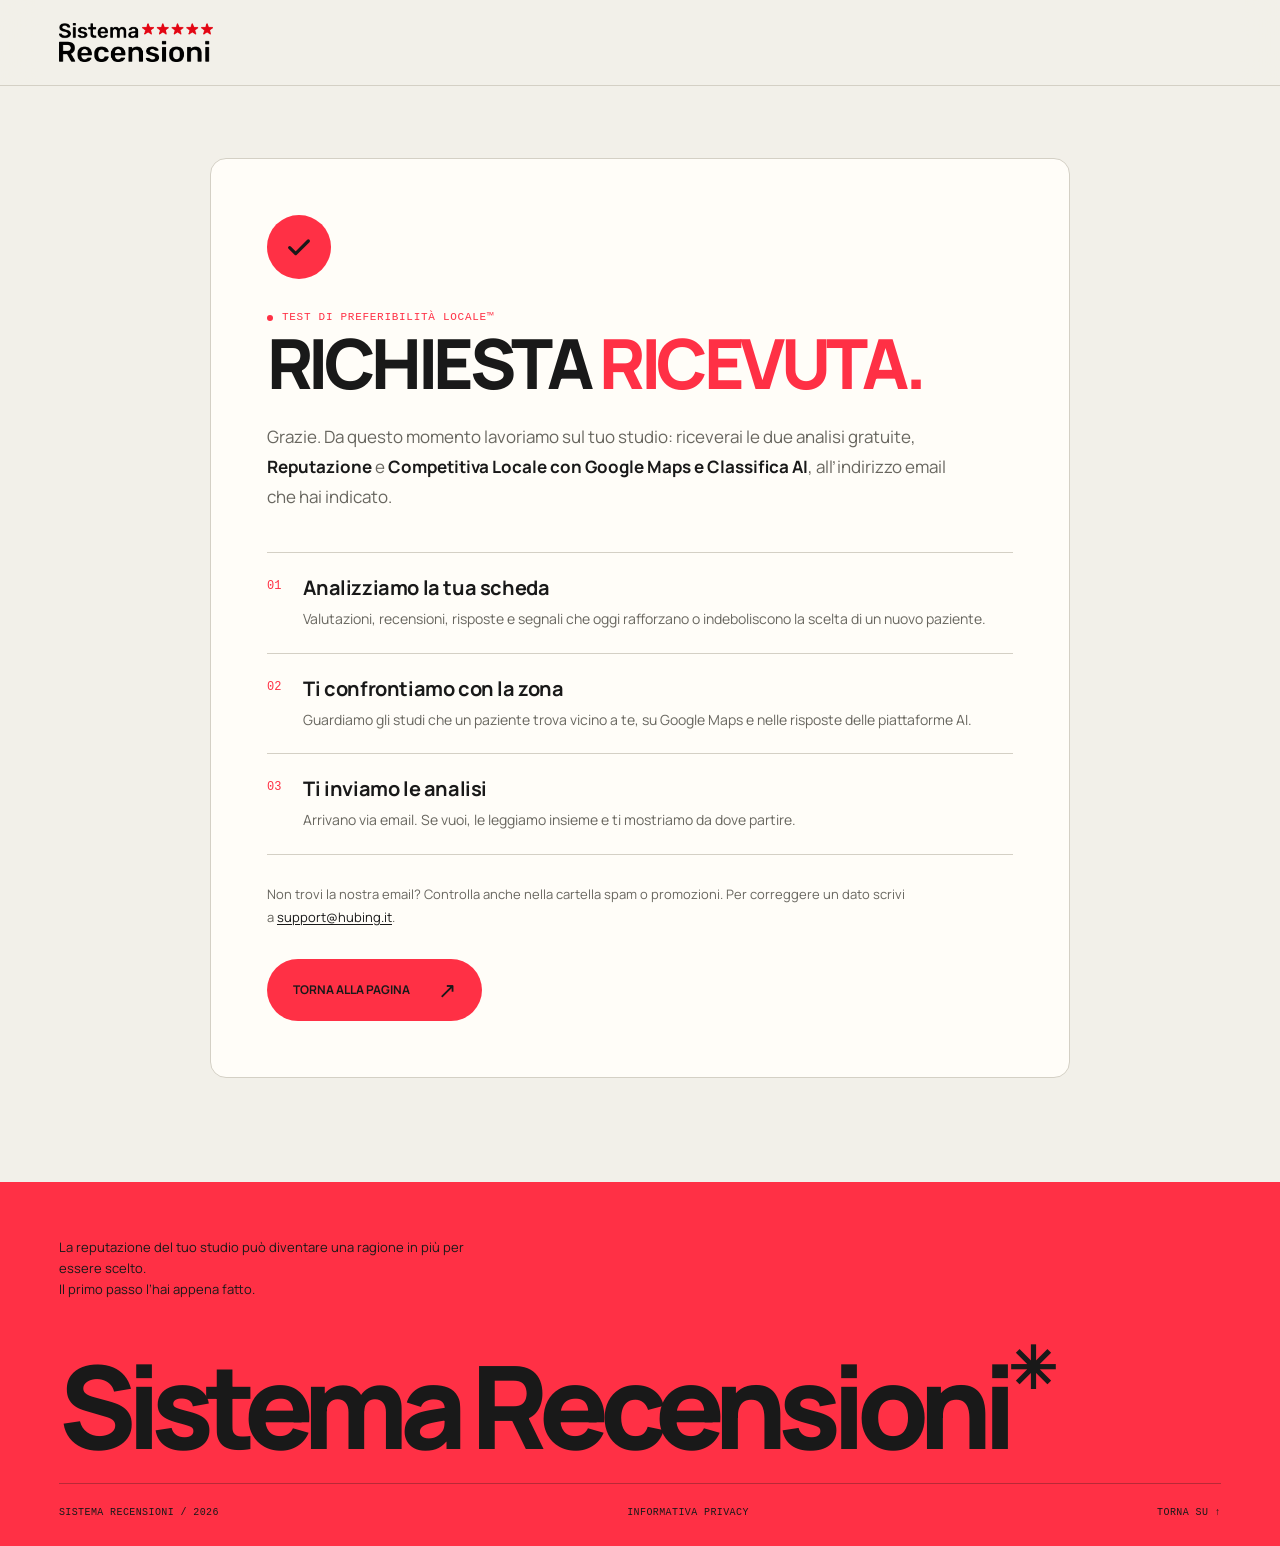
<file: grazie.html>
<!doctype html>
<html lang="it" data-theme="light">
<head>
  <meta charset="utf-8">
  <meta name="viewport" content="width=device-width, initial-scale=1">
  <meta name="theme-color" content="#f2f0e9">
  <meta name="robots" content="noindex">
  <title>Richiesta ricevuta | Sistema Recensioni</title>
  <link rel="icon" href="data:image/svg+xml,%3Csvg xmlns='http://www.w3.org/2000/svg' viewBox='0 0 64 64'%3E%3Crect width='64' height='64' rx='16' fill='%23ff3045'/%3E%3Cpath d='m32 10 6 15 16 1-13 10 4 17-13-10-13 10 4-17-13-10 16-1z' fill='%23191919'/%3E%3C/svg%3E">
  <link rel="stylesheet" href="assets/tokens-light.css">
  <link rel="stylesheet" href="styles.css">
  <link rel="stylesheet" href="footer-design.css">
  <link rel="stylesheet" href="pagine.css">
</head>
<body>
  <a class="skip" href="#contenuto">Vai al contenuto</a>
  <header class="topbar">
    <div class="wrap topbar-inner">
      <a class="brand" href="index.html" aria-label="Sistema Recensioni, torna alla pagina principale"><img src="assets/logo-sistema-recensioni.png" width="991" height="256" alt="Sistema Recensioni, cinque stelle"></a>
    </div>
  </header>
  <main id="contenuto" class="page-main">
    <section class="wrap thanks" aria-labelledby="grazie-title">
      <div class="thanks-card">
        <span class="thanks-check" aria-hidden="true"><svg viewBox="0 0 24 24" focusable="false"><path d="m5 12.5 4.5 4.5L19 7.5"/></svg></span>
        <p class="eyebrow"><span class="dot"></span>Test di Preferibilità Locale™</p>
        <h1 id="grazie-title">Richiesta <span class="accent">ricevuta.</span></h1>
        <p class="thanks-lead">Grazie. Da questo momento lavoriamo sul tuo studio: riceverai le due analisi gratuite, <strong>Reputazione</strong> e <strong>Competitiva Locale con Google Maps e Classifica AI</strong>, all’indirizzo email che hai indicato.</p>

        <ol class="thanks-steps">
          <li><span class="thanks-step-n">01</span><div><h2>Analizziamo la tua scheda</h2><p>Valutazioni, recensioni, risposte e segnali che oggi rafforzano o indeboliscono la scelta di un nuovo paziente.</p></div></li>
          <li><span class="thanks-step-n">02</span><div><h2>Ti confrontiamo con la zona</h2><p>Guardiamo gli studi che un paziente trova vicino a te, su Google Maps e nelle risposte delle piattaforme AI.</p></div></li>
          <li><span class="thanks-step-n">03</span><div><h2>Ti inviamo le analisi</h2><p>Arrivano via email. Se vuoi, le leggiamo insieme e ti mostriamo da dove partire.</p></div></li>
        </ol>

        <p class="thanks-note">Non trovi la nostra email? Controlla anche nella cartella spam o promozioni. Per correggere un dato scrivi a <a href="mailto:support@hubing.it">support@hubing.it</a>.</p>
        <a class="btn btn-primary" href="index.html">Torna alla pagina <span aria-hidden="true">↗</span></a>
      </div>
    </section>
  </main>
  <footer class="design-footer">
    <div class="footer-design-wrap">
      <div class="footer-design-top">
        <p>La reputazione del tuo studio può diventare una ragione in più per essere scelto.<br>Il primo passo l’hai appena fatto.</p>
      </div>
      <div class="footer-design-word" aria-label="Sistema Recensioni">Sistema Recensioni<span class="footer-design-star" aria-hidden="true">✳&#xFE0E;</span></div>
      <div class="footer-design-bottom">
        <span>SISTEMA RECENSIONI / 2026</span>
        <a href="privacy.html">Informativa privacy</a>
        <a href="#contenuto">Torna su ↑</a>
      </div>
    </div>
  </footer>
</body>
</html>
</file>
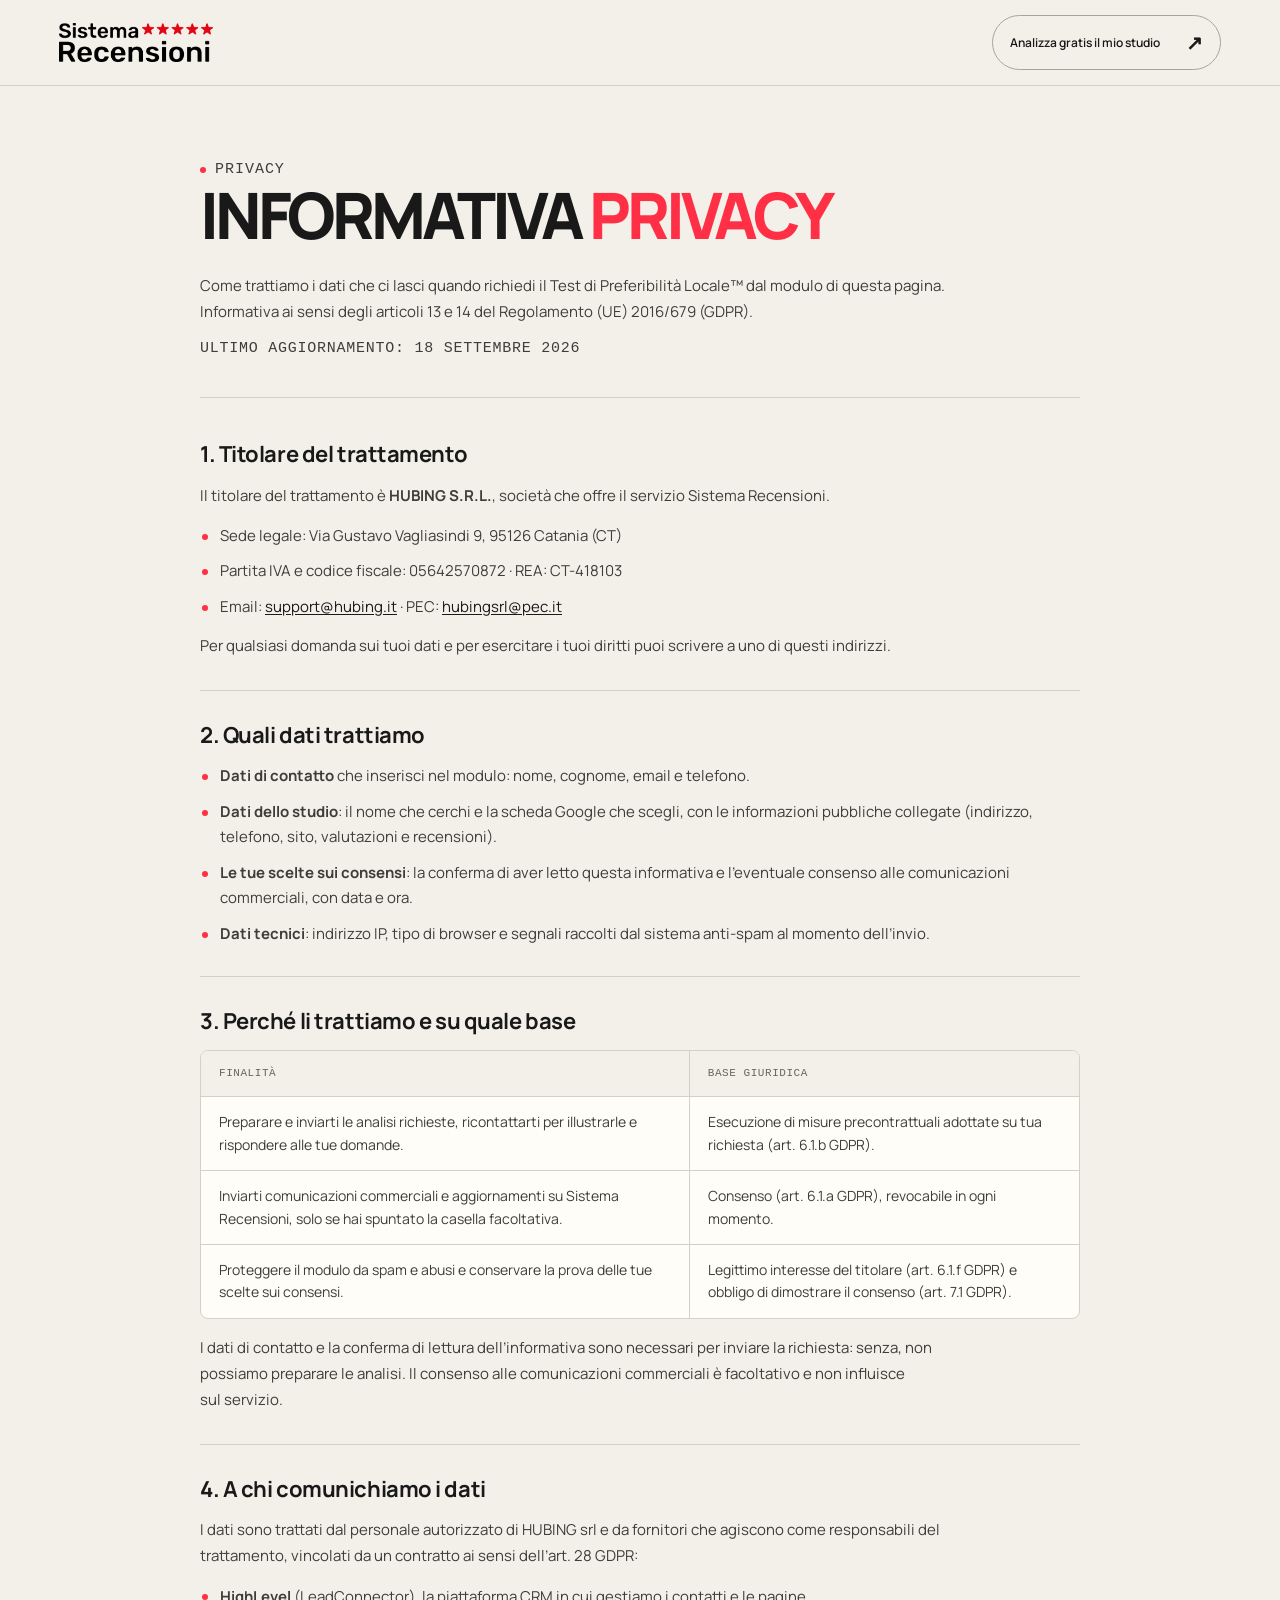
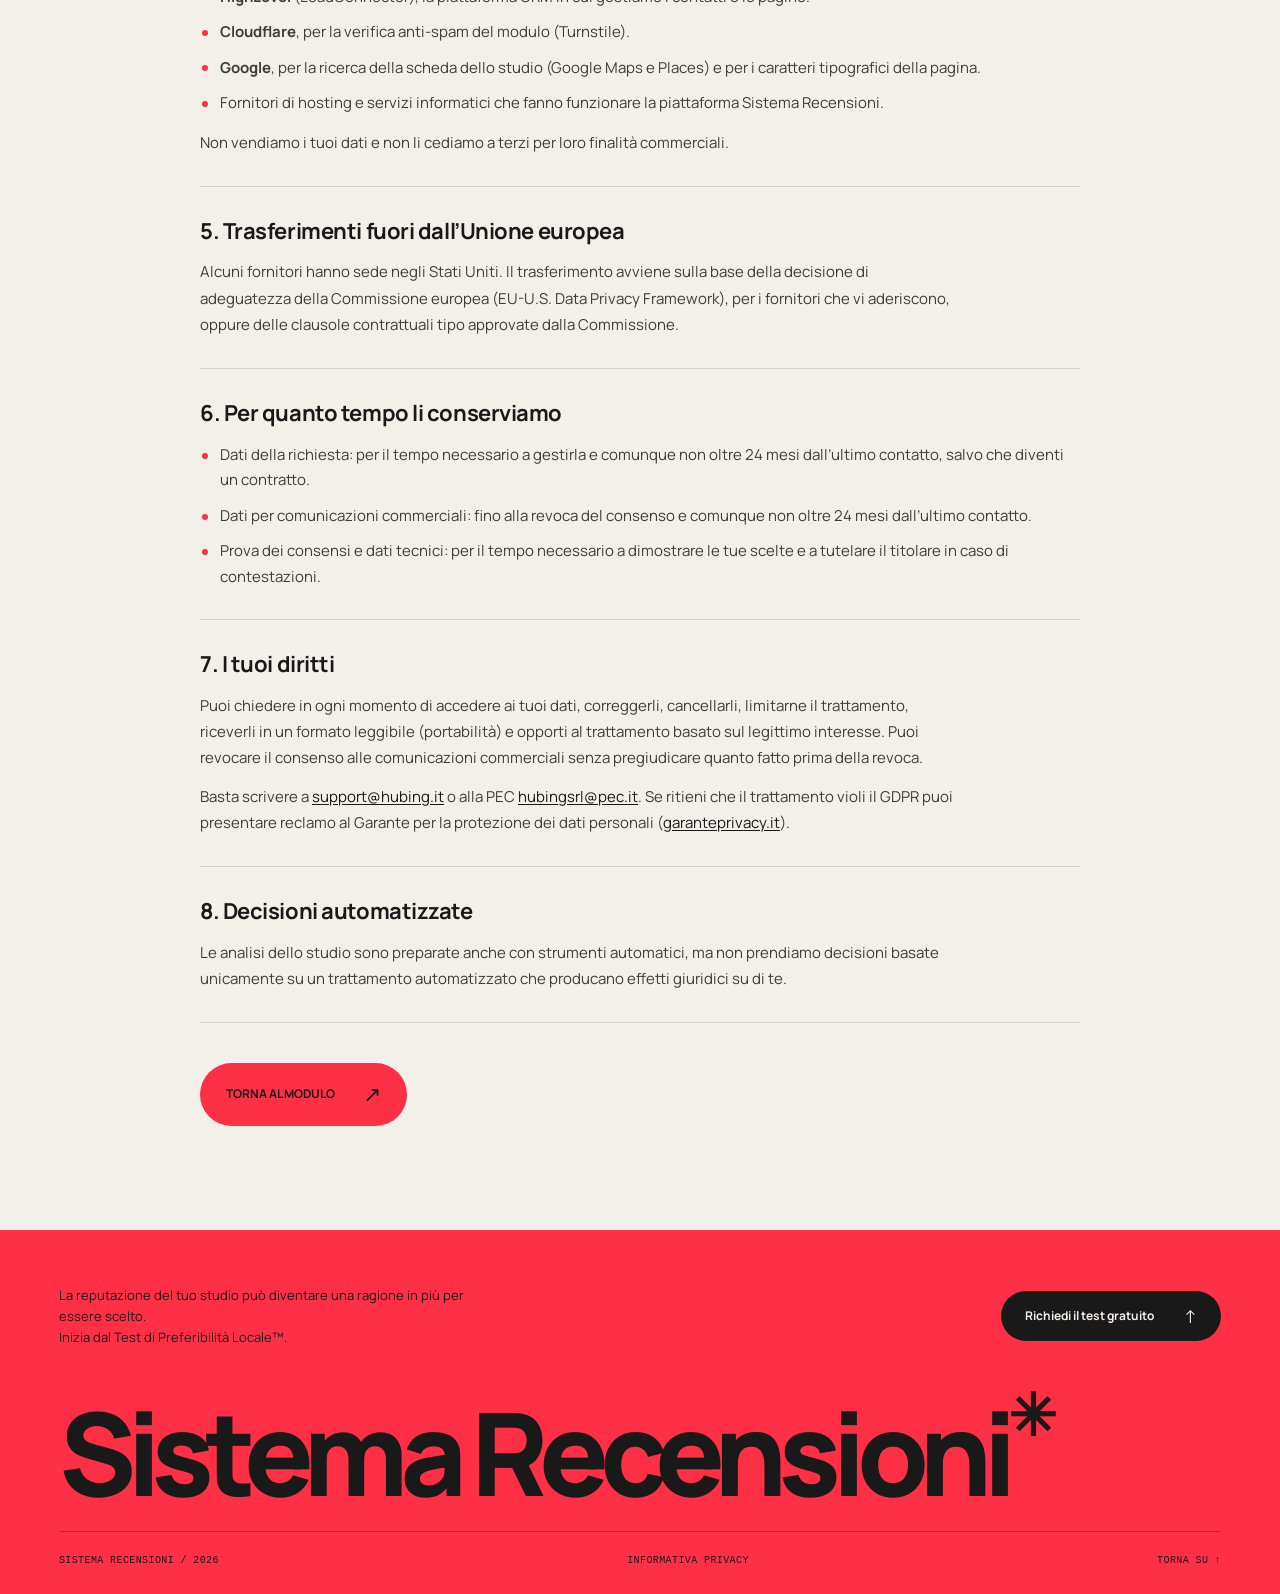
<file: privacy.html>
<!doctype html>
<html lang="it" data-theme="light">
<head>
  <meta charset="utf-8">
  <meta name="viewport" content="width=device-width, initial-scale=1">
  <meta name="theme-color" content="#f2f0e9">
  <meta name="robots" content="noindex">
  <title>Informativa privacy | Sistema Recensioni</title>
  <link rel="icon" href="data:image/svg+xml,%3Csvg xmlns='http://www.w3.org/2000/svg' viewBox='0 0 64 64'%3E%3Crect width='64' height='64' rx='16' fill='%23ff3045'/%3E%3Cpath d='m32 10 6 15 16 1-13 10 4 17-13-10-13 10 4-17-13-10 16-1z' fill='%23191919'/%3E%3C/svg%3E">
  <link rel="stylesheet" href="assets/tokens-light.css">
  <link rel="stylesheet" href="styles.css">
  <link rel="stylesheet" href="footer-design.css">
  <link rel="stylesheet" href="pagine.css">
</head>
<body>
  <a class="skip" href="#contenuto">Vai al contenuto</a>
  <header class="topbar">
    <div class="wrap topbar-inner">
      <a class="brand" href="index.html" aria-label="Sistema Recensioni, torna alla pagina principale"><img src="assets/logo-sistema-recensioni.png" width="991" height="256" alt="Sistema Recensioni, cinque stelle"></a>
      <nav aria-label="Navigazione principale"><a class="header-cta" href="index.html#richiedi">Analizza gratis il mio studio <span aria-hidden="true">↗</span></a></nav>
    </div>
  </header>
  <main id="contenuto" class="page-main">
    <article class="wrap legal">
      <header class="legal-head">
        <p class="eyebrow"><span class="dot"></span>Privacy</p>
        <h1>Informativa <span class="accent">privacy</span></h1>
        <p class="legal-lead">Come trattiamo i dati che ci lasci quando richiedi il Test di Preferibilità Locale™ dal modulo di questa pagina. Informativa ai sensi degli articoli 13 e 14 del Regolamento (UE) 2016/679 (GDPR).</p>
        <p class="legal-updated">Ultimo aggiornamento: 18 settembre 2026</p>
      </header>

      <section aria-labelledby="titolare">
        <h2 id="titolare">1. Titolare del trattamento</h2>
        <p>Il titolare del trattamento è <strong>HUBING S.R.L.</strong>, società che offre il servizio Sistema Recensioni.</p>
        <ul class="legal-list">
          <li>Sede legale: Via Gustavo Vagliasindi 9, 95126 Catania (CT)</li>
          <li>Partita IVA e codice fiscale: 05642570872 · REA: CT-418103</li>
          <li>Email: <a href="mailto:support@hubing.it">support@hubing.it</a> · PEC: <a href="mailto:hubingsrl@pec.it">hubingsrl@pec.it</a></li>
        </ul>
        <p>Per qualsiasi domanda sui tuoi dati e per esercitare i tuoi diritti puoi scrivere a uno di questi indirizzi.</p>
      </section>

      <section aria-labelledby="dati">
        <h2 id="dati">2. Quali dati trattiamo</h2>
        <ul class="legal-list">
          <li><strong>Dati di contatto</strong> che inserisci nel modulo: nome, cognome, email e telefono.</li>
          <li><strong>Dati dello studio</strong>: il nome che cerchi e la scheda Google che scegli, con le informazioni pubbliche collegate (indirizzo, telefono, sito, valutazioni e recensioni).</li>
          <li><strong>Le tue scelte sui consensi</strong>: la conferma di aver letto questa informativa e l’eventuale consenso alle comunicazioni commerciali, con data e ora.</li>
          <li><strong>Dati tecnici</strong>: indirizzo IP, tipo di browser e segnali raccolti dal sistema anti-spam al momento dell’invio.</li>
        </ul>
      </section>

      <section aria-labelledby="finalita">
        <h2 id="finalita">3. Perché li trattiamo e su quale base</h2>
        <div class="legal-table" role="table" aria-label="Finalità e basi giuridiche">
          <div class="legal-row legal-row-head" role="row"><span role="columnheader">Finalità</span><span role="columnheader">Base giuridica</span></div>
          <div class="legal-row" role="row"><span role="cell">Preparare e inviarti le analisi richieste, ricontattarti per illustrarle e rispondere alle tue domande.</span><span role="cell">Esecuzione di misure precontrattuali adottate su tua richiesta (art. 6.1.b GDPR).</span></div>
          <div class="legal-row" role="row"><span role="cell">Inviarti comunicazioni commerciali e aggiornamenti su Sistema Recensioni, solo se hai spuntato la casella facoltativa.</span><span role="cell">Consenso (art. 6.1.a GDPR), revocabile in ogni momento.</span></div>
          <div class="legal-row" role="row"><span role="cell">Proteggere il modulo da spam e abusi e conservare la prova delle tue scelte sui consensi.</span><span role="cell">Legittimo interesse del titolare (art. 6.1.f GDPR) e obbligo di dimostrare il consenso (art. 7.1 GDPR).</span></div>
        </div>
        <p>I dati di contatto e la conferma di lettura dell’informativa sono necessari per inviare la richiesta: senza, non possiamo preparare le analisi. Il consenso alle comunicazioni commerciali è facoltativo e non influisce sul servizio.</p>
      </section>

      <section aria-labelledby="destinatari">
        <h2 id="destinatari">4. A chi comunichiamo i dati</h2>
        <p>I dati sono trattati dal personale autorizzato di HUBING srl e da fornitori che agiscono come responsabili del trattamento, vincolati da un contratto ai sensi dell’art. 28 GDPR:</p>
        <ul class="legal-list">
          <li><strong>HighLevel</strong> (LeadConnector), la piattaforma CRM in cui gestiamo i contatti e le pagine.</li>
          <li><strong>Cloudflare</strong>, per la verifica anti-spam del modulo (Turnstile).</li>
          <li><strong>Google</strong>, per la ricerca della scheda dello studio (Google Maps e Places) e per i caratteri tipografici della pagina.</li>
          <li>Fornitori di hosting e servizi informatici che fanno funzionare la piattaforma Sistema Recensioni.</li>
        </ul>
        <p>Non vendiamo i tuoi dati e non li cediamo a terzi per loro finalità commerciali.</p>
      </section>

      <section aria-labelledby="estero">
        <h2 id="estero">5. Trasferimenti fuori dall’Unione europea</h2>
        <p>Alcuni fornitori hanno sede negli Stati Uniti. Il trasferimento avviene sulla base della decisione di adeguatezza della Commissione europea (EU-U.S. Data Privacy Framework), per i fornitori che vi aderiscono, oppure delle clausole contrattuali tipo approvate dalla Commissione.</p>
      </section>

      <section aria-labelledby="conservazione">
        <h2 id="conservazione">6. Per quanto tempo li conserviamo</h2>
        <ul class="legal-list">
          <li>Dati della richiesta: per il tempo necessario a gestirla e comunque non oltre 24 mesi dall’ultimo contatto, salvo che diventi un contratto.</li>
          <li>Dati per comunicazioni commerciali: fino alla revoca del consenso e comunque non oltre 24 mesi dall’ultimo contatto.</li>
          <li>Prova dei consensi e dati tecnici: per il tempo necessario a dimostrare le tue scelte e a tutelare il titolare in caso di contestazioni.</li>
        </ul>
      </section>

      <section aria-labelledby="diritti">
        <h2 id="diritti">7. I tuoi diritti</h2>
        <p>Puoi chiedere in ogni momento di accedere ai tuoi dati, correggerli, cancellarli, limitarne il trattamento, riceverli in un formato leggibile (portabilità) e opporti al trattamento basato sul legittimo interesse. Puoi revocare il consenso alle comunicazioni commerciali senza pregiudicare quanto fatto prima della revoca.</p>
        <p>Basta scrivere a <a href="mailto:support@hubing.it">support@hubing.it</a> o alla PEC <a href="mailto:hubingsrl@pec.it">hubingsrl@pec.it</a>. Se ritieni che il trattamento violi il GDPR puoi presentare reclamo al Garante per la protezione dei dati personali (<a href="https://www.garanteprivacy.it" target="_blank" rel="noopener">garanteprivacy.it</a>).</p>
      </section>

      <section aria-labelledby="decisioni">
        <h2 id="decisioni">8. Decisioni automatizzate</h2>
        <p>Le analisi dello studio sono preparate anche con strumenti automatici, ma non prendiamo decisioni basate unicamente su un trattamento automatizzato che producano effetti giuridici su di te.</p>
      </section>

      <p class="legal-back"><a class="btn btn-primary" href="index.html#richiedi">Torna al modulo <span aria-hidden="true">↗</span></a></p>
    </article>
  </main>
  <footer class="design-footer">
    <div class="footer-design-wrap">
      <div class="footer-design-top">
        <p>La reputazione del tuo studio può diventare una ragione in più per essere scelto.<br>Inizia dal Test di Preferibilità Locale™.</p>
        <a class="footer-design-cta" href="index.html#richiedi">Richiedi il test gratuito <span aria-hidden="true">↑</span></a>
      </div>
      <div class="footer-design-word" aria-label="Sistema Recensioni">Sistema Recensioni<span class="footer-design-star" aria-hidden="true">✳&#xFE0E;</span></div>
      <div class="footer-design-bottom">
        <span>SISTEMA RECENSIONI / 2026</span>
        <a href="privacy.html">Informativa privacy</a>
        <a href="#contenuto">Torna su ↑</a>
      </div>
    </div>
  </footer>
</body>
</html>
</file>
<file: assets/tokens-light.css>
/* desgin-codex / Light - Full token set. Use --canvas and --ink for the page. */
:root {
  color-scheme: light;
  --red: #ff3045;
  --red-hover: #ff5264;
  --red-deep: var(--red); /* single brand red: #ff3045 everywhere */
  --dark: #191919;
  --surface: #fffdf8;
  --elevated: #e7e3d9;
  --paper: #f2f0e9;
  --muted: #68665f;
  --line: #d4d0c5;
  --success: #356441;
  --warning: #80570d;
  --font: 'Manrope',Arial,sans-serif;
  --mono: 'SFMono-Regular',Consolas,'Liberation Mono',monospace;
  --space-1: 4px;
  --space-2: 8px;
  --space-3: 12px;
  --space-4: 16px;
  --space-6: 24px;
  --space-8: 32px;
  --space-12: 48px;
  --space-16: 64px;
  --space-24: 96px;
  --space-32: 128px;
  --radius-sm: 8px;
  --radius-md: 16px;
  --radius-pill: 999px;
  --gutter: clamp(24px,4.6vw,88px);
  --max: 1600px;
  --ease-out: cubic-bezier(.22,1,.36,1);
  --ease-in-out: cubic-bezier(.65,0,.35,1);
  --duration-fast: 180ms;
  --duration-base: 320ms;
  --duration-reveal: 800ms;
  --motion-scale: 1;
  --canvas: #f2f0e9;
  --ink: #191919;
  --error: var(--red);
  --accent-text: var(--red);
}
</file>
<file: styles.css>
@font-face{font-family:Manrope;src:url('assets/manrope-400.ttf') format('truetype');font-weight:400;font-display:swap}
@font-face{font-family:Manrope;src:url('assets/manrope-500.ttf') format('truetype');font-weight:500;font-display:swap}
@font-face{font-family:Manrope;src:url('assets/manrope-600.ttf') format('truetype');font-weight:600;font-display:swap}
@font-face{font-family:Manrope;src:url('assets/manrope-700.ttf') format('truetype');font-weight:700;font-display:swap}
@font-face{font-family:Manrope;src:url('assets/manrope-800.ttf') format('truetype');font-weight:800;font-display:swap}
:root{--max:1400px;--gutter:clamp(24px,4.6vw,88px)}
*,*::before,*::after{box-sizing:border-box}html{scroll-behavior:smooth;scroll-padding-top:110px}body{margin:0;background:var(--canvas);color:var(--ink);font-family:var(--font);font-size:16px;line-height:1.75;-webkit-font-smoothing:antialiased}::selection{background:var(--red);color:var(--dark)}a{color:inherit;text-decoration:none}button,input{font:inherit}button,a,input,summary{-webkit-tap-highlight-color:transparent}button,a{touch-action:manipulation}button,summary{cursor:pointer}button{color:inherit}a:focus-visible,button:focus-visible,input:focus-visible,summary:focus-visible{outline:2px solid var(--accent-text);outline-offset:5px}h1,h2,h3,p,figure{margin:0}img{display:block;max-width:100%;height:auto}h1,h2,h3{text-wrap:balance}p{text-wrap:pretty}h1,h2{text-transform:uppercase}h1{font-size:clamp(42px,4.65vw,72px);font-weight:800;line-height:1.04;letter-spacing:-.066em}h2{font-size:clamp(34px,3.65vw,56px);font-weight:600;line-height:1.1;letter-spacing:-.055em}h3{font-size:24px;font-weight:600;line-height:1.24;letter-spacing:-.035em}strong{font-weight:700}.wrap{width:min(calc(100% - var(--gutter)*2),var(--max));margin-inline:auto}.section{padding-block:104px}.accent{color:var(--accent-text)}.mono,.eyebrow{font:11px/1.6 var(--mono);letter-spacing:.065em;text-transform:uppercase}.eyebrow{display:flex;align-items:center;gap:9px;color:var(--accent-text)}.dot{width:6px;height:6px;flex-shrink:0;background:var(--red);border-radius:50%}.section-heading{margin-bottom:48px}.section-heading .eyebrow{margin-bottom:22px}.lead{max-width:840px;margin-top:24px;color:var(--muted);font-size:17px}.btn{display:inline-flex;align-items:center;justify-content:space-between;gap:28px;min-height:54px;border:1px solid transparent;border-radius:var(--radius-pill);padding:15px 25px;font-weight:700;font-size:12px;line-height:1.4;text-transform:uppercase;transition:background .32s,color .32s,transform .32s}.btn-primary{background:var(--red);color:var(--dark)}.btn-primary:hover{background:var(--red-hover);transform:translateY(-2px)}.btn span{font-size:22px;font-weight:400;transition:transform .32s}.btn:hover span{transform:translate(2px,-2px)}.skip{position:fixed;left:12px;top:10px;z-index:100;background:var(--dark);color:var(--paper);padding:12px 20px;transform:translateY(-150%)}.skip:focus{transform:none}.sr-only{position:absolute;width:1px;height:1px;margin:-1px;overflow:hidden;clip:rect(0,0,0,0);white-space:nowrap}.topbar{height:86px;position:sticky;top:0;background:rgb(242 240 233 / .96);backdrop-filter:blur(18px);z-index:20;border-bottom:1px solid var(--line)}.topbar-inner{height:100%;display:flex;align-items:center;justify-content:space-between;gap:24px}.brand{display:block;width:154px;flex-shrink:0}.brand img{width:100%;mix-blend-mode:multiply}.topbar nav{display:flex;gap:32px;align-items:center;font-size:12px;font-weight:600}.topbar nav>a:hover{color:var(--accent-text)}.header-cta{border:1px solid #aaa495;border-radius:var(--radius-pill);padding:9px 17px;display:flex;align-items:center;gap:26px}.header-cta span{font-size:20px}.progress{position:absolute;bottom:-1px;height:2px;background:var(--red);width:100%;transform:scaleX(0);transform-origin:left}.hero{display:grid;grid-template-columns:1.06fr 1fr;gap:64px;padding-block:58px 72px;align-items:stretch}.hero-copy{padding-block:10px}.hero .eyebrow{margin-bottom:26px}.hero-intro{font-size:17px;line-height:1.7;margin:28px 0;max-width:570px;color:var(--muted)}.hero-intro strong{color:var(--ink)}.benefits{list-style:none;padding:0;margin:25px 0 0;display:flex;flex-wrap:wrap;column-gap:17px;row-gap:7px;font-size:11px;color:var(--muted)}.benefits li::before{content:'✓';color:var(--success);font-weight:700;margin-right:6px}.media-slot{overflow:hidden;border-radius:var(--radius-md)}.hero-media{position:relative;display:flex;align-items:center;justify-content:center;background:transparent;min-height:620px;isolation:isolate;overflow:visible;border-radius:0}.hero-media .orbit{display:none}.hero-media>img{position:relative;width:94%;mix-blend-mode:multiply;z-index:1;filter:drop-shadow(0 26px 20px rgb(25 25 25 / .1))}.orbit{position:absolute;width:106%;aspect-ratio:1;border:1px solid #c9c3b6;border-radius:50%;top:22%;left:10%}.orbit::after{content:'';position:absolute;inset:11%;border:1px solid #d4cec2;border-radius:50%}.art-star{position:absolute;right:26px;top:20px;font-size:110px;line-height:1;color:var(--red);font-family:Arial,sans-serif}.hero-media figcaption{position:absolute;bottom:23px;left:25px;right:25px;display:flex;justify-content:space-between;gap:15px;color:var(--muted);font-size:9px}.comparison{background:var(--dark);color:var(--paper)}.comparison-grid{display:grid;grid-template-columns:1.2fr 1fr;gap:100px;align-items:center}.comparison .accent{color:var(--red)}.comparison h2{margin-bottom:28px}.comparison p{color:#c2c0ba;max-width:580px;margin-top:18px}.comparison .comparison-end{padding-top:22px;border-top:1px solid #3d3d3b;color:var(--paper)}.comparison-end strong{display:block;font-size:24px;letter-spacing:-.035em}.comparison-media{display:flex;justify-content:center}.comparison-media img{width:100%;max-width:600px;filter:drop-shadow(0 40px 50px rgb(0 0 0 / .45))}.analysis-grid{display:grid;grid-template-columns:1fr 1fr;gap:24px}.analysis-card{padding:38px 40px 40px;background:var(--surface);border:1px solid var(--line);border-radius:var(--radius-md);position:relative}.large-number{font-size:64px;line-height:1;letter-spacing:-.07em;color:var(--accent-text);font-weight:500;display:block;margin-bottom:30px}.analysis-card h3{text-transform:uppercase;font-size:30px;max-width:430px}.analysis-card>p{color:var(--muted);margin:22px 0;font-size:15px}.line-list{list-style:none;padding:0;margin:24px 0 0}.line-list li{position:relative;padding:12px 0 12px 18px;border-bottom:1px solid var(--line);font-size:14px;color:var(--muted)}.line-list li::before{content:'';position:absolute;left:0;top:23px;width:4px;height:4px;border-radius:50%;background:var(--red)}.line-list li:last-child{border-bottom:0}.line-list strong{color:var(--ink)}.discover{margin-top:50px}.discover>.eyebrow{justify-content:center;color:var(--muted);margin-bottom:28px}.discover-grid{display:grid;grid-template-columns:repeat(3,1fr);border-block:1px solid var(--line)}.discover-grid article{padding:34px 30px}.discover-grid article+article{border-left:1px solid var(--line)}.discover-grid article>span{font-size:30px;color:var(--accent-text)}.discover-grid h3{font-size:18px;text-transform:uppercase;margin:10px 0}.discover-grid p{font-size:14px;color:var(--muted)}.cta-row{display:flex;align-items:center;justify-content:space-between;gap:30px;margin-top:32px}.cta-row>p{max-width:480px;text-transform:uppercase;font-weight:700;font-size:16px;line-height:1.5}.visibility{background:var(--surface);border-block:1px solid var(--line)}.visibility-grid{display:grid;grid-template-columns:1fr 1fr;gap:90px}.visibility h2{margin-bottom:28px}.visibility p{margin-top:16px;color:var(--muted);max-width:520px}.visibility strong{color:var(--ink)}.statement{font-size:clamp(24px,2.25vw,34px);text-transform:uppercase;margin-top:32px;max-width:500px}.question-block{padding:5px 0 5px 56px;border-left:1px solid var(--line)}.old-question{font-size:24px}.question-block>p:nth-child(2){margin-top:35px}.question-block blockquote{font-size:clamp(30px,3vw,45px);letter-spacing:-.045em;line-height:1.18;font-weight:600;margin:15px 0 30px}.text-link{display:block;font:10px/1.6 var(--mono);text-transform:uppercase;color:var(--accent-text);margin-bottom:20px}.text-link:hover{text-decoration:underline}.results .lead{max-width:920px}.testimonial-media{width:100%;aspect-ratio:1191/346;border:1px solid var(--line);background:var(--surface)}.testimonial-media img{width:100%;height:100%;object-fit:contain}.flywheel-section{background:#eae7de;border-block:1px solid var(--line)}.centered{text-align:center}.centered .lead{margin-inline:auto}.step-number{font:12px var(--mono);color:var(--accent-text)}.reception-section{padding-top:25px}.sentence-case{text-transform:none;max-width:1000px}.reception-grid{display:grid;grid-template-columns:1.17fr 1fr;gap:56px;align-items:start}.reception-media{aspect-ratio:658/583}.reception-media img{width:100%;height:100%;object-fit:cover}.reception-steps article{display:flex;gap:22px;padding:24px 0;border-bottom:1px solid var(--line)}.reception-steps article:first-child{padding-top:0}.reception-steps article:last-child{border:0;padding-bottom:0}.reception-steps .step-number{padding-top:6px}.reception-steps h3{font-size:22px;text-transform:uppercase;margin-bottom:12px}.reception-steps p{font-size:14px;color:var(--muted);line-height:1.8}.reception-steps strong{color:var(--ink)}.dashboard-section{background:var(--surface);border-block:1px solid var(--line)}.dashboard-grid{display:grid;grid-template-columns:1fr 1.7fr;gap:52px;align-items:center}.dashboard-grid h2{font-size:clamp(34px,3.25vw,50px)}.dashboard-grid h2+p{margin-top:24px;font-size:15px;color:var(--muted)}.dashboard-grid h2+p strong{color:var(--ink)}.dashboard-media img{width:100%;aspect-ratio:1536/1024;object-fit:contain;border-radius:var(--radius-md)}.contact-grid{display:grid;grid-template-columns:1fr 1.05fr;border:1px solid var(--line);border-radius:var(--radius-md);overflow:hidden;background:var(--surface)}.contact-copy{background:var(--dark);color:var(--paper);padding:52px;position:relative;overflow:hidden}.contact-copy .eyebrow,.contact-copy .accent{color:var(--red)}.contact-copy h2{font-size:clamp(38px,3.8vw,60px);margin:32px 0}.contact-copy>p:not(.eyebrow){color:#c2c0ba;font-size:16px;line-height:1.8}.contact-copy .benefits{display:grid;color:var(--paper);font-size:18px;font-weight:700;letter-spacing:-.01em;gap:16px}.contact-copy .benefits li{display:flex;align-items:center;gap:12px}.contact-copy .benefits li::before{display:grid;place-items:center;flex:none;width:28px;height:28px;margin:0;border-radius:50%;background:var(--red);color:var(--dark);font-size:15px;line-height:1}.contact-star{display:block;font-size:190px;font-weight:800;line-height:1;color:var(--red);margin-top:55px}form{padding:48px}form>h3{text-transform:uppercase;font-size:23px;margin-bottom:28px}.field{display:block;margin-bottom:19px;min-width:0}.field>span,legend{display:block;font-size:12px;font-weight:600;margin-bottom:8px}.field input{width:100%;min-width:0;padding:12px 14px;background:#f8f6ef;border:1px solid #aaa495;border-radius:var(--radius-sm);color:var(--ink);font-size:13px;line-height:1.6}.field input::placeholder{color:#777267}.field input:focus{border-color:var(--accent-text);outline:1px solid var(--accent-text);outline-offset:0}.field input[aria-invalid=true]{border-color:var(--error)}.field-error{display:block;font-size:11px;color:var(--error);line-height:1.5;margin-top:5px}.field-error:empty{display:none}.form-pair{display:grid;grid-template-columns:1fr 1fr;gap:16px}fieldset{border:0;padding:0;margin:4px 0 23px;min-width:0}legend{padding:0}.choice-row{display:flex;flex-wrap:wrap;gap:18px}.choice-row label,.priority-list label{display:flex;align-items:center;gap:8px;font-size:12px;cursor:pointer;min-height:30px}.priority-list{display:grid;gap:6px}input[type=radio],input[type=checkbox]{accent-color:var(--accent-text);width:16px;height:16px;margin:0;flex-shrink:0}form>.btn{width:100%}#form-status{font-size:13px;color:var(--muted);line-height:1.7;margin-top:18px}#form-status:empty{display:none}footer{border-top:1px solid var(--line);padding-block:34px}.footer-inner{display:flex;justify-content:space-between;align-items:center;gap:24px}.footer-inner .brand{width:130px}.footer-inner .mono{color:var(--muted);font-size:10px}.back-top{font-size:12px;display:flex;gap:20px;align-items:center}.back-top span{font-size:22px}
.hero-media>img{mix-blend-mode:normal}
@media(min-width:1550px){.hero-media{min-height:700px}.hero-intro{font-size:18px}}
@media(max-width:1100px){.hero{gap:32px}.hero-media{min-height:580px}.hero-intro{font-size:15px}.comparison-grid{gap:50px}.visibility-grid{gap:45px}.question-block{padding-left:35px}.contact-copy,form{padding:34px}.reception-grid{gap:32px}.dashboard-grid{gap:32px;grid-template-columns:1fr 1.4fr}.analysis-card{padding:30px}}
@media(max-width:800px){.section{padding-block:72px}.topbar{height:74px}.topbar nav{gap:16px}.topbar nav>a:not(.header-cta){display:none}.brand{width:136px}.hero{grid-template-columns:1fr;padding-block:40px 52px;gap:32px}.hero h1{font-size:clamp(44px,8vw,66px);max-width:680px}.hero-intro{max-width:650px;font-size:16px}.hero-media{min-height:0;aspect-ratio:1.3;max-height:600px}.hero-media>img{height:90%;width:auto;max-width:94%;object-fit:contain}.hero-media .orbit{top:6%;width:85%}.hero-media figcaption{font-size:9px}.comparison-grid{grid-template-columns:1fr 1fr;gap:30px}.comparison h2{font-size:34px}.comparison p{font-size:14px}.analysis-grid{gap:16px}.analysis-card{padding:26px}.analysis-card h3{font-size:25px}.visibility-grid{gap:30px}.question-block{padding-left:30px}.discover-grid article{padding:25px 18px}.cta-row{align-items:flex-start;flex-direction:column;gap:20px}.reception-section{padding-top:0}.reception-grid{grid-template-columns:1fr}.reception-steps article{padding:25px 0}.dashboard-grid{grid-template-columns:1fr}.dashboard-grid h2{max-width:600px}.dashboard-media{margin-top:0}.contact-grid{grid-template-columns:1fr}.contact-copy{padding:40px}.contact-copy h2{max-width:500px}.contact-copy>p{max-width:620px}.contact-star{position:absolute;right:-25px;bottom:-25px;font-size:170px;opacity:.16;pointer-events:none}.contact-copy .benefits{position:relative}.contact-copy h2{margin:22px 0}form{padding:40px}.footer-inner>.mono{display:none}}
@media(max-width:560px){:root{--gutter:22px}.topbar .brand{width:120px}.header-cta{font-size:10px;padding:8px 12px;gap:12px}.topbar-inner{gap:12px}.section{padding-block:58px}h2{font-size:34px}h3{font-size:22px}.hero .eyebrow{font-size:9px;margin-bottom:20px}.hero h1{font-size:44px;letter-spacing:-.06em}.hero-intro{font-size:15px;margin:24px 0}.hero .btn{width:100%;font-size:11px;padding-inline:20px}.benefits{font-size:10px;gap:7px 12px}.hero-media{aspect-ratio:1.03}.hero-media>img{height:auto;width:96%}.art-star{font-size:77px;top:18px;right:18px}.hero-media figcaption{left:17px;right:17px;bottom:17px;font-size:8px;flex-direction:column;gap:3px}.comparison-grid{grid-template-columns:1fr;gap:32px}.comparison h2{font-size:35px}.comparison p{font-size:15px}.comparison-media img{width:min(100%,440px)}.section-heading{margin-bottom:32px}.lead{font-size:15px;margin-top:20px}.analysis-grid{grid-template-columns:1fr}.analysis-card{padding:28px 25px}.large-number{font-size:56px;margin-bottom:22px}.analysis-card h3{font-size:28px}.analysis-card>p{font-size:14px}.discover-grid{grid-template-columns:1fr}.discover-grid article{padding:24px 0}.discover-grid article+article{border-left:0;border-top:1px solid var(--line)}.discover-grid article>span{float:right;margin-right:8px}.discover-grid h3{max-width:240px}.discover-grid p{max-width:280px}.cta-row>.btn{width:100%;font-size:11px;padding-inline:20px}.visibility-grid{grid-template-columns:1fr;gap:35px}.question-block{padding:30px 0 0;border-left:0;border-top:1px solid var(--line)}.question-block blockquote{font-size:35px;max-width:350px}.visibility p{font-size:15px}.statement{font-size:27px}.question-block>.btn{width:100%;font-size:11px;padding-inline:20px}.testimonial-media{border-radius:8px}.centered{text-align:left}.reception-section{padding-top:0}.reception-steps article{gap:16px}.reception-steps h3{font-size:21px}.dashboard-grid h2{font-size:37px}.contact-section{width:100%;padding:45px 16px}.contact-copy,form{padding:30px 23px}.contact-copy .eyebrow{font-size:9px}.contact-copy .benefits{font-size:16px;gap:13px}.contact-copy .benefits li::before{width:24px;height:24px;font-size:13px}.contact-copy h2{font-size:40px}.contact-copy>p:not(.eyebrow){font-size:15px}.form-pair{grid-template-columns:1fr;gap:0}.choice-row{gap:15px}form>.btn{font-size:10px;padding-inline:17px}.priority-list label{font-size:11px;min-height:34px}.footer-inner .brand{width:120px}.back-top{font-size:10px;gap:12px}footer{padding-block:26px}}
@media(prefers-reduced-motion:reduce){html{scroll-behavior:auto}*,*::before,*::after{animation:none!important;transition:none!important}.btn:hover{transform:none}}
@media print{.topbar,.back-top{display:none}body{background:white}.section{padding-block:35px}.hero{padding-top:0}.reveal{opacity:1!important;transform:none!important}.contact-star{display:none}a{color:inherit}}

/* Original PNG assets: preserve transparency and fit the complete report. */
.brand img{mix-blend-mode:normal}
.hero-media>img{position:absolute;inset:20px 16px 56px;width:calc(100% - 32px);height:calc(100% - 76px);object-fit:contain;filter:drop-shadow(0 30px 34px rgb(25 25 25 / .16))}
.art-star svg{display:block;width:1em;height:1em}

/* Report title and platform logos share a dedicated caption below the image. */
.hero-media{min-height:680px}
.hero-media>img{inset:20px 16px 150px;height:calc(100% - 170px)}
.hero-media .hero-report-caption{position:absolute;inset:auto 0 0;display:block;padding:23px 0 24px;background:transparent;border-top:1px solid var(--line);color:var(--ink);font-family:var(--font);letter-spacing:normal;text-transform:none}
.report-caption-heading{display:flex;align-items:center;justify-content:space-between;gap:12px;margin-bottom:17px}
.report-caption-heading strong{font-size:clamp(18px,1.65vw,26px);font-weight:800;letter-spacing:-.045em;line-height:1.25;color:var(--accent-text)}
.report-caption-heading sup{font-size:.48em;vertical-align:super;margin-left:2px}
.platform-logos{overflow:hidden;min-width:0;container-type:inline-size;-webkit-mask-image:linear-gradient(90deg,transparent,#000 24px,#000 calc(100% - 24px),transparent);mask-image:linear-gradient(90deg,transparent,#000 24px,#000 calc(100% - 24px),transparent)}
.platform-track{display:flex;width:max-content;animation:platform-scroll 24s linear infinite}
.platform-group{display:flex;align-items:center;justify-content:space-between;gap:32px;padding-right:32px;min-width:100cqw;flex-shrink:0}
.platform-logo{display:flex;align-items:center;gap:9px;white-space:nowrap;font-size:14px;font-weight:600;line-height:32px;letter-spacing:-.025em;color:var(--ink)}
.platform-logo img{width:26px;height:26px;object-fit:contain;flex:none}
@keyframes platform-scroll{to{transform:translateX(-50%)}}
@media(min-width:1550px){.hero-media{min-height:740px}}
@media(max-width:1100px) and (min-width:801px){.hero-media{min-height:640px}.hero-media .hero-report-caption{padding-inline:0}.report-caption-heading strong{font-size:19px}}
@media(max-width:800px){.hero-media{min-height:0;aspect-ratio:1.1;max-height:640px}.hero-media>img{inset:16px 16px 132px;height:calc(100% - 148px)}.report-caption-heading strong{font-size:24px}}
@media(max-width:560px){.hero-media{aspect-ratio:.84;max-height:none}.hero-media .hero-report-caption{padding:19px 0 20px}.report-caption-heading{margin-bottom:14px;gap:8px}.report-caption-heading strong{font-size:19px;max-width:235px}.platform-logo{font-size:13px;gap:8px}.platform-group{gap:25px;padding-right:25px}.platform-logo img{width:23px;height:23px}.hero-media>img{inset:10px 10px 135px;width:calc(100% - 20px);height:calc(100% - 145px)}}
@media(prefers-reduced-motion:reduce){.platform-logos{-webkit-mask-image:none;mask-image:none}.platform-track{width:100%;transform:none;animation:none}.platform-group{width:100%;display:grid;grid-template-columns:1fr 1fr;gap:12px 16px;padding:0}.platform-duplicate{display:none}.hero-media{min-height:720px}.hero-media>img{bottom:190px;height:calc(100% - 210px)}}
@media(prefers-reduced-motion:reduce) and (max-width:800px){.hero-media{min-height:0;aspect-ratio:.95}.hero-media>img{height:calc(100% - 195px)}}
@media(prefers-reduced-motion:reduce) and (max-width:560px){.hero-media{aspect-ratio:.75}.hero-media>img{height:calc(100% - 190px)}}

/* Semantic line icons replace the bullets in the two analysis cards. */
.line-list.icon-list li{padding-left:33px}
.line-list.icon-list li::before{content:none}
.list-icon{position:absolute;left:0;top:15px;width:20px;height:20px;fill:none;stroke:var(--accent-text);stroke-width:1.65;stroke-linecap:round;stroke-linejoin:round}

/* Three takeaways, followed by a contrasting invitation to request the test. */
.discover{margin-top:72px}
.discover-heading{display:flex;align-items:center;gap:14px;margin-bottom:26px}
.discover-heading .dot{width:8px;height:8px}
.discover-heading h3{font-size:25px;font-weight:600;letter-spacing:-.04em;line-height:1.25}
.discover-rule{height:1px;background:var(--line);flex:1;margin-left:14px}
.discovery-cards{display:grid;grid-template-columns:repeat(3,minmax(0,1fr));gap:16px}
.insight-card{padding:30px 30px 34px;border:1px solid var(--line);border-radius:var(--radius-md);background:var(--surface)}
.insight-top{display:flex;align-items:center;justify-content:space-between;gap:18px;margin-bottom:35px}
.insight-icon{display:grid;place-items:center;width:58px;height:58px;border-radius:50%;background:#f9e2e1;color:var(--accent-text)}
.insight-icon svg{width:30px;height:30px;fill:none;stroke:currentColor;stroke-width:1.65;stroke-linecap:round;stroke-linejoin:round}
.insight-index{font:10px var(--mono);letter-spacing:.07em;color:var(--muted)}
.insight-card h4{margin:0 0 15px;font-size:clamp(23px,2.05vw,31px);font-weight:600;letter-spacing:-.045em;line-height:1.15;text-wrap:balance;max-width:330px}
.insight-card h4 span{color:var(--accent-text)}
.insight-card p{max-width:320px;color:var(--muted);font-size:14px;line-height:1.75}
.discover-cta{display:flex;align-items:center;justify-content:space-between;gap:40px;margin-top:20px;padding:36px 40px;background:var(--dark);color:var(--paper);border-radius:var(--radius-md)}
.discover-cta p{font-size:clamp(23px,2.35vw,35px);font-weight:500;letter-spacing:-.045em;line-height:1.3}
.discover-cta strong{font-weight:600;color:var(--red)}
.discover-cta .btn{flex:none;min-height:58px;padding-inline:25px;gap:28px}
@media(max-width:1100px){.insight-card{padding:26px 22px 28px}.insight-top{margin-bottom:28px}.discover-cta{padding:30px;gap:26px}.discover-cta .btn{font-size:11px;padding-inline:20px;gap:20px}}
@media(max-width:800px){.discover{margin-top:54px}.discovery-cards{gap:12px}.insight-card{padding:23px 18px}.insight-icon{width:48px;height:48px}.insight-icon svg{width:26px;height:26px}.insight-index{font-size:9px}.insight-top{gap:8px}.insight-card h4{font-size:23px}.insight-card p{font-size:13px}.discover-cta{align-items:flex-start;flex-direction:column;gap:23px}.discover-cta p{font-size:30px}}
@media(max-width:560px){.discover-heading{gap:10px;margin-bottom:20px}.discover-heading h3{font-size:23px}.discover-rule{margin-left:6px}.discovery-cards{grid-template-columns:1fr;gap:12px}.insight-card{padding:24px}.insight-top{margin-bottom:22px}.insight-card h4{font-size:27px;max-width:100%}.insight-card p{font-size:14px}.insight-index{font-size:10px}.discover-cta{padding:28px 23px;margin-top:16px}.discover-cta p{font-size:27px}.discover-cta p br{display:none}.discover-cta .btn{width:100%;font-size:10px;padding-inline:17px;gap:12px}}

/* Visibility and preference: two alternating photographic rows. */
.visibility-stories{display:grid;gap:80px}
.visibility-story{display:grid;grid-template-columns:minmax(0,1fr) minmax(0,1fr);gap:clamp(36px,5vw,80px);align-items:center}
.visibility-copy{padding-block:12px}
.visibility-photo{aspect-ratio:4/3;min-width:0;background:var(--elevated)}
.visibility-photo img{display:block;width:100%;height:100%;object-fit:cover}
.visibility-story .question-block{padding:12px 0;border:0;min-width:0}
.visibility-story .question-block>p:first-child{margin-top:0}
.visibility-story .question-block blockquote{max-width:560px;font-size:clamp(32px,3.3vw,50px);margin:18px 0 30px}
.visibility-story-reverse{padding-top:64px;border-top:1px solid var(--line)}
.visibility-story-reverse .question-block{grid-column:2;grid-row:1}
.visibility-story-reverse .visibility-photo{grid-column:1;grid-row:1}
@media(max-width:1100px){.visibility-stories{gap:60px}.visibility-story{gap:36px}.visibility-story h2{font-size:42px}.visibility-story .statement{font-size:27px}.visibility-story p{font-size:15px}.visibility-story-reverse{padding-top:50px}}
@media(max-width:800px){.visibility-stories{gap:48px}.visibility-story{grid-template-columns:1fr;gap:30px}.visibility-story-reverse{padding-top:48px}.visibility-story-reverse .question-block,.visibility-story-reverse .visibility-photo{grid-column:auto;grid-row:auto}.visibility-copy{padding:0}.visibility-story p,.visibility-story .statement{max-width:100%}.visibility-story .question-block{padding:0}.visibility-story .question-block blockquote{max-width:620px;font-size:40px}.visibility-photo{max-height:560px;aspect-ratio:4/3}}
@media(max-width:560px){.visibility-story h2{font-size:35px}.visibility-story .statement{font-size:27px}.visibility-story .question-block blockquote{font-size:35px}.visibility-stories{gap:40px}.visibility-story-reverse{padding-top:40px}}

/* Section 02: Volano della Preferenza. Pinned scroll advances 1 -> 6 around an SVG wheel. */
/* Dark intro band, centered, with text in contrast. */
.flywheel-section{padding-top:0;border-top-color:var(--dark)}
.flywheel-intro-band{padding-block:104px;background:var(--dark);color:var(--paper)}
.flywheel-intro{display:grid;justify-items:center;align-content:center;gap:30px;text-align:center}
.flywheel-intro-text{max-width:760px}
.flywheel-intro-text p{margin-top:18px;color:#c2c0ba;font-size:17px;text-wrap:balance}
.flywheel-intro-text p:first-child{margin-top:0}
.flywheel-intro-text strong{color:var(--paper)}
.flywheel-intro-text .flywheel-fuel{display:block;margin-top:6px;font-size:clamp(22px,2vw,30px);line-height:1.3;letter-spacing:-.03em;color:var(--red)}
.volano{position:relative;margin-top:72px}
.volano-stage{display:grid;grid-template-columns:minmax(0,1.05fr) minmax(0,.95fr);gap:clamp(32px,5vw,96px);align-items:center}
.volano-wheel{position:relative;width:min(100%,640px,calc(100svh - 160px));aspect-ratio:1;margin-inline:auto;container-type:inline-size}
.volano-svg{position:absolute;inset:0;width:100%;height:100%;overflow:visible}
.volano-ring{fill:none;stroke:#d6cfbf;stroke-width:6}
.volano-progress-arc{fill:none;stroke:var(--red);stroke-width:6;stroke-linecap:round;stroke-dasharray:100;stroke-dashoffset:0}
.volano-arrow{fill:none;stroke:var(--red);stroke-width:5;stroke-linecap:round;stroke-linejoin:round;transition:opacity .45s}
.volano-disc{fill:var(--surface);stroke:var(--line);stroke-width:1.5;transition:stroke .45s,stroke-width .45s}
.volano-icon{fill:none;stroke:var(--ink);stroke-width:1.55;stroke-linecap:round;stroke-linejoin:round}
.volano-accent{stroke:var(--red)}
.volano-fill-accent{fill:var(--red);stroke:none}
.volano-badge circle{fill:var(--dark);transition:fill .45s}
.volano-badge text{fill:var(--paper);font:700 14px var(--font);text-anchor:middle;dominant-baseline:central;transition:fill .45s}
.volano-node{transition:opacity .45s}
.volano-node-inner{transition:transform .6s cubic-bezier(.22,1,.36,1)}
.volano-center{position:absolute;inset:29.2%;display:flex;flex-direction:column;align-items:center;justify-content:center;text-align:center;border-radius:50%;background:var(--dark);color:var(--paper);box-shadow:0 0 0 7px rgb(25 25 25 / .05),0 26px 50px rgb(25 25 25 / .22)}
.volano-center-star{font-size:8cqw;font-weight:800;line-height:.9;color:var(--red)}
.volano-center-kicker{margin-top:.6cqw;font-size:2.4cqw;font-weight:700;line-height:1.2;letter-spacing:.02em;text-transform:uppercase}
.volano-center-title{font-size:6.2cqw;font-weight:800;line-height:1;letter-spacing:-.05em;text-transform:uppercase;color:var(--red)}
.volano-center-rule{width:6cqw;height:1px;margin:2cqw 0 1.6cqw;background:var(--red)}
.volano-center-note{font-size:2cqw;line-height:1.45;color:#c2c0ba}
@container (max-width:430px){.volano-center-note,.volano-center-rule{display:none}.volano-center-kicker{font-size:2.9cqw}.volano-center-title{font-size:7cqw}}
.volano-lead{margin-top:18px;max-width:520px;font-size:clamp(17px,1.4vw,21px);line-height:1.55;color:var(--muted)}
.volano-steps{list-style:none;margin:40px 0 0;padding:0}
.volano-step+.volano-step{margin-top:28px;padding-top:28px;border-top:1px solid #cdc6b6}
.volano-step h3{font-size:clamp(30px,3.1vw,50px);font-weight:700;line-height:1.02;letter-spacing:-.05em;text-transform:uppercase}
.volano-step p{margin-top:18px;max-width:520px;font-size:clamp(16px,1.25vw,19px);line-height:1.65;color:var(--muted)}
.volano-progress{display:none}
@media(min-width:801px){.volano:not(.is-pinned) .volano-stage{align-items:start}.volano:not(.is-pinned) .volano-wheel{position:sticky;top:120px}}
/* Pinned mode (JS, motion allowed). */
/* Pinned: the dark intro stays stuck while the wheel slides over it like a card, with the same
   90svh overlap, shadow and scale/fade as "Il sistema" over the wheel below. */
.flywheel-section:has(.volano.is-pinned) .flywheel-intro-band{padding-block:0}
.flywheel-section:has(.volano.is-pinned) .flywheel-intro-band::after{content:'';display:block;height:90svh}
.flywheel-section:has(.volano.is-pinned) .flywheel-intro{position:sticky;top:var(--stick-top,86px);min-height:90svh;padding-block:72px;transform:scale(calc(1 - var(--cover,0) * .05));opacity:calc(1 - var(--cover,0) * .65);transform-origin:50% 30%;will-change:transform,opacity}
.volano.is-pinned{z-index:2;margin-top:-90svh;background:#eae7de;box-shadow:0 -24px 70px rgb(25 25 25 / .1);height:calc(100svh - var(--nav-h,86px) + var(--travel,5) * 100svh)}
.is-pinned .volano-pin{position:sticky;top:var(--nav-h,86px);height:calc(100svh - var(--nav-h,86px));display:flex;align-items:center;overflow:hidden}
.is-pinned .volano-progress-arc{stroke-dashoffset:100}
.is-pinned .volano-arrow{opacity:.3}
.is-pinned .volano-arrow.is-done{opacity:1}
.is-pinned .volano-node{opacity:.5}
.is-pinned .volano-node.is-done{opacity:1}
.volano-node.is-active .volano-node-inner{transform:scale(1.17)}
.volano-node.is-active .volano-disc{stroke:var(--red);stroke-width:2.5}
.volano-node.is-active .volano-badge circle{fill:var(--red)}
.volano-node.is-active .volano-badge text{fill:var(--dark)}
.is-pinned .volano-steps{display:grid}
.is-pinned .volano-step{grid-area:1/1;margin:0;padding:0;border:0;opacity:var(--fade,0);transform:translate3d(0,calc(var(--d,0) * 40px),0)}
.is-pinned .volano-progress{display:grid;grid-template-columns:repeat(6,minmax(0,1fr));gap:8px;margin-top:40px;max-width:520px}
.volano-progress span{position:relative;height:2px;overflow:hidden;background:#cdc6b6}
.volano-progress span::after{content:'';position:absolute;inset:0;background:var(--red);transform:scaleX(var(--fill,0));transform-origin:left}
.flywheel-section:has(.volano.is-pinned){padding-bottom:0}
/* Pinned: the "Il sistema" intro slides over the wheel like a card during the tail of the pin. The overlap
   equals the pinned area height, so the card reaches the navbar exactly when the wheel releases. */
.flywheel-section:has(.volano.is-pinned)+.system-section{position:relative;z-index:4;margin-top:calc(86px - 100svh);background:var(--canvas);box-shadow:0 -24px 70px rgb(25 25 25 / .1)}
.is-pinned .volano-stage{transform:scale(calc(1 - var(--cover,0) * .07));opacity:calc(1 - var(--cover,0) * .7);transform-origin:50% 35%;will-change:transform,opacity}
@media(max-width:800px){.flywheel-intro{grid-template-columns:1fr;gap:26px;align-items:start}.volano{margin-top:48px}.volano-stage{grid-template-columns:1fr;gap:28px}.volano-wheel{width:min(100%,560px)}.is-pinned .volano-stage{gap:16px;align-content:center}.is-pinned .volano-wheel{width:min(84vw,44svh)}.is-pinned .volano-lead{display:none}.is-pinned .volano-panel .eyebrow{display:none}.is-pinned .volano-steps{margin-top:0}.is-pinned .volano-step h3{font-size:clamp(24px,7vw,34px)}.is-pinned .volano-step p{margin-top:10px;font-size:15px;line-height:1.55}.is-pinned .volano-progress{margin-top:18px}}
@media(max-width:800px){.flywheel-intro-band{padding-block:72px}.flywheel-section:has(.volano.is-pinned)+.system-section{margin-top:calc(74px - 100svh)}}
@media(max-width:560px){.flywheel-intro-band{padding-block:58px}.flywheel-intro-text p{font-size:15px}}
@media print{.flywheel-section:has(.volano.is-pinned) .flywheel-intro-band{padding-block:58px}.flywheel-section:has(.volano.is-pinned) .flywheel-intro-band::after{display:none}.flywheel-section:has(.volano.is-pinned) .flywheel-intro{position:static;min-height:0;transform:none;opacity:1}.volano.is-pinned{height:auto;margin-top:40px;box-shadow:none}.flywheel-section:has(.volano.is-pinned)+.system-section{margin-top:0;box-shadow:none}.is-pinned .volano-stage{transform:none;opacity:1}.is-pinned .volano-pin{position:static;height:auto}.is-pinned .volano-steps{display:block}.is-pinned .volano-step{opacity:1;transform:none}}

/* Section 03: full-screen intro, then one full-screen panel per step. */
.system-section{border-block:1px solid var(--line)}
.system-intro{min-height:calc(100svh - 86px);display:flex;align-items:center;padding-block:96px;text-align:center}
.system-intro-inner{display:flex;flex-direction:column;align-items:center}
/* Dark intro: clear break between the light volano wheel and the light/beige step panels. */
.system-section{border-top-color:var(--dark)}
.system-intro{background:var(--dark);color:var(--paper)}
.system-intro .accent{color:var(--red)}
.system-intro .lead{color:#c2c0ba}
.system-intro .lead strong{color:var(--paper)}
.system-intro .system-scroll-cue{color:#aaa9a5}
.system-intro .system-scroll-arrow{color:var(--red)}
.system-intro h2{font-size:clamp(44px,5.4vw,84px);line-height:1;letter-spacing:-.06em;max-width:1300px}
.system-intro .lead{max-width:860px;margin:36px auto 0;font-size:clamp(18px,1.55vw,24px);line-height:1.6}
.system-scroll-cue{display:flex;flex-direction:column;align-items:center;gap:10px;margin-top:64px;font:11px/1.6 var(--mono);letter-spacing:.065em;text-transform:uppercase;color:var(--muted)}
.system-scroll-arrow{font-size:20px;color:var(--accent-text);animation:system-cue 2.2s ease-in-out infinite}
@keyframes system-cue{50%{transform:translateY(8px)}}
.system-steps-wrap{position:relative}
.system-steps{list-style:none;margin:0;padding:0}
.system-step{border-top:1px solid var(--line);overflow:hidden}
.system-step:nth-child(odd){background:var(--surface)}
.system-step-inner{min-height:calc(100svh - 86px);display:grid;grid-template-columns:minmax(0,.9fr) minmax(0,1.1fr);gap:clamp(32px,6vw,120px);align-items:center;padding-block:80px}
.system-step-number{font-size:clamp(170px,23vw,380px);font-weight:800;line-height:.8;letter-spacing:-.08em;color:var(--red);justify-self:start}
.system-step-body{max-width:640px}
.system-step .step-icon{display:block;width:56px;height:56px;fill:none;stroke:var(--accent-text);stroke-width:1.5;stroke-linecap:round;stroke-linejoin:round}
.system-step h3{margin-top:34px;font-size:clamp(56px,7.4vw,124px);font-weight:700;line-height:.95;letter-spacing:-.065em;text-transform:uppercase}
.system-step-text{margin-top:30px;font-size:clamp(18px,1.6vw,25px);line-height:1.55;color:var(--muted)}
.system-rail{display:none}
/* Horizontal mode (JS, motion allowed): the section pins under the navbar and vertical scroll slides the steps. */
.system-steps-wrap.is-horizontal{height:calc(100svh - var(--nav-h,86px) + var(--travel,4) * 100svh)}
.is-horizontal .system-pin{position:sticky;top:var(--nav-h,86px);height:calc(100svh - var(--nav-h,86px));overflow:hidden}
.is-horizontal .system-steps{display:flex;height:100%;width:calc(var(--steps,5) * 100%);will-change:transform}
.is-horizontal .system-step{flex:1 1 0;min-width:0;height:100%;border-top:0}
.is-horizontal .system-step-inner{min-height:0;height:100%;padding-block:48px 120px;opacity:var(--fade,1)}
.is-horizontal .system-step-number{transform:translate3d(calc(var(--d,0) * 55%),0,0);will-change:transform}
.is-horizontal .system-rail{display:block;position:absolute;left:0;right:0;bottom:0;z-index:2;pointer-events:none}
.system-rail-inner{display:grid;grid-template-columns:repeat(var(--steps,5),minmax(0,1fr));gap:14px;padding-bottom:36px}
.system-rail-item{display:grid;gap:12px;font:11px/1.4 var(--mono);letter-spacing:.06em;text-transform:uppercase;color:var(--muted);transition:color .4s}
.system-rail-line{position:relative;height:2px;background:var(--line);overflow:hidden}
.system-rail-line::after{content:'';position:absolute;inset:0;background:var(--red);transform:scaleX(var(--fill,0));transform-origin:left}
.system-rail-item.is-active{color:var(--ink)}
/* Enhanced (JS) state: content enters once, the icon draws itself. */
.system-steps.is-enhanced .system-step-body>*{opacity:0;transform:translateY(42px);transition:opacity .9s cubic-bezier(.22,1,.36,1),transform .9s cubic-bezier(.22,1,.36,1)}
.system-steps.is-enhanced .system-step-body>:nth-child(2){transition-delay:.08s}
.system-steps.is-enhanced .system-step-body>:nth-child(3){transition-delay:.16s}
.system-steps.is-enhanced .system-step-body>:nth-child(4){transition-delay:.26s}
.system-steps.is-enhanced .system-step.is-seen .system-step-body>*{opacity:1;transform:none}
.system-steps.is-enhanced .step-icon *{stroke-dasharray:1;stroke-dashoffset:1;transition:stroke-dashoffset 1.4s cubic-bezier(.65,0,.35,1) .2s}
.system-steps.is-enhanced .system-step.is-seen .step-icon *{stroke-dashoffset:0}
@media(max-width:800px){.system-intro,.system-step-inner{min-height:calc(100svh - 74px)}.is-horizontal .system-step-inner{padding-block:32px 96px}.system-rail-inner{gap:8px;padding-bottom:28px}.system-intro{padding-block:72px}.system-step-inner{grid-template-columns:1fr;align-content:center;gap:28px;padding-block:64px}.system-step-number{font-size:clamp(120px,34vw,220px)}.system-step .step-icon{width:48px;height:48px}.system-step h3{margin-top:26px}}
@media(max-width:560px){.system-intro{text-align:left}.system-intro-inner{align-items:flex-start}.system-intro h2{font-size:clamp(38px,11vw,48px)}.system-intro h2 br{display:none}.system-intro .lead{margin-top:26px}.system-scroll-cue{align-items:flex-start;margin-top:44px}.system-step h3{font-size:clamp(46px,14vw,60px)}.system-step-text{font-size:17px;margin-top:22px}.system-rail-name{display:none}}
@media(prefers-reduced-motion:reduce){.system-scroll-arrow{animation:none}}
@media print{.system-intro,.system-step-inner{min-height:0}.system-steps.is-enhanced .system-step-body>*{opacity:1;transform:none}.system-steps.is-enhanced .step-icon *{stroke-dashoffset:0}}

/* Section 07 of Codex Light: native sticky cards, offset by 20px as they stack. */
.reception-grid{grid-template-columns:.85fr 1.15fr;gap:64px;align-items:start}
.reception-media{position:sticky;top:125px}
.reception-stack{padding-bottom:30px;min-width:0}
.reception-stack-card{position:sticky;top:110px;min-height:390px;padding:33px;border-radius:var(--radius-md);display:flex;flex-direction:column;justify-content:space-between;gap:28px;transform-origin:top center;border:1px solid var(--line);margin-bottom:24px;overflow:hidden;background:var(--surface);color:var(--ink);z-index:1}
.reception-stack-card:nth-child(2){top:130px;background:var(--red);color:var(--dark);border-color:var(--red);z-index:2}
.reception-stack-card:nth-child(3){top:150px;background:#232323;color:var(--paper);border-color:#3d3d3b;z-index:3}
.reception-card-top{display:flex;justify-content:space-between;gap:16px;font:10px/1.5 var(--mono);letter-spacing:.04em;text-transform:uppercase;position:relative;z-index:1}
.reception-stack-card h3{font-size:clamp(38px,4vw,60px);letter-spacing:-.06em;line-height:1.06;max-width:360px;font-weight:600;text-transform:none;position:relative;z-index:1}
.reception-stack-card p{font-size:14px;line-height:1.75;max-width:440px;color:inherit;position:relative;z-index:1}
.reception-stack-card strong{color:inherit}
.reception-card-art{position:absolute;right:-70px;top:55px;font-size:245px;font-weight:800;line-height:1;opacity:.12;pointer-events:none}
.reception-stack-card:first-child .reception-card-art,.reception-stack-card:last-child .reception-card-art{color:var(--red);opacity:.2}
@media(max-width:1100px){.reception-grid{gap:36px}.reception-stack-card{padding:28px;min-height:400px}}
@media(max-width:800px){.reception-grid{grid-template-columns:1fr;gap:30px}.reception-media{position:static;width:min(100%,560px);margin-inline:auto}.reception-stack-card{padding:26px;min-height:350px}.reception-stack-card h3{font-size:42px}.reception-card-art{right:-100px}}
@media(max-width:560px){.reception-stack-card{padding:26px;gap:24px;min-height:370px}.reception-stack-card p{font-size:13px}.reception-card-art{right:-125px}.reception-card-top{font-size:9px}}
@media(prefers-reduced-motion:reduce){.reception-stack-card,.reception-media{position:relative;top:auto!important}}
@media print{.reception-stack-card,.reception-media{position:relative;top:auto!important}.reception-stack-card{break-inside:avoid}}

/* Keep the title above the stack; measured offsets account for wrapped text. */
.reception-section{--reception-nav-height:86px;--reception-heading-height:160px;--reception-sticky-gap:24px;--reception-stack-top:calc(var(--reception-nav-height) + var(--reception-heading-height) + var(--reception-sticky-gap))}
.reception-title-bar{position:sticky;top:var(--reception-nav-height);z-index:5;background:var(--canvas);padding:16px 0 20px;border-bottom:1px solid var(--line);margin-bottom:24px}
.reception-title-bar h2{font-size:clamp(28px,3.3vw,48px);max-width:1050px}
.reception-intro{margin:0 0 48px}
.reception-stack-card{top:var(--reception-stack-top)}
.reception-stack-card:nth-child(2){top:calc(var(--reception-stack-top) + 20px)}
.reception-stack-card:nth-child(3){top:calc(var(--reception-stack-top) + 40px)}
.reception-media{top:calc(var(--reception-stack-top) + 15px)}
@media(max-width:800px){.reception-section{--reception-nav-height:74px;--reception-sticky-gap:16px}.reception-title-bar{padding-block:12px;margin-bottom:20px}.reception-title-bar h2{font-size:28px}.reception-intro{margin-bottom:30px}}
@media print{.reception-title-bar{position:static}}

/* Section 01: platform icons stacked vertically to the right of the smartphone mockup. */
.comparison-media{align-items:center;gap:clamp(14px,2vw,28px)}
.comparison-media>img{min-width:0}
@media(min-width:801px){.comparison-grid{grid-template-columns:1.1fr 1fr}}
@media(min-width:1101px){.comparison-grid{gap:72px}}
.comparison-platforms{list-style:none;margin:0;padding:0;display:flex;flex-direction:column;align-items:center;gap:34px;flex:none}
.comparison-platforms li{display:block;line-height:0}
/* Negative version: every logo becomes a flat light silhouette on the dark band. */
.comparison-platforms img{width:32px;height:32px;max-width:none;object-fit:contain;filter:brightness(0) invert(1);opacity:.92}
@media(max-width:800px){.comparison-platforms{gap:24px}.comparison-platforms img{width:26px;height:26px}}
/* Single-column mobile: the icons move below the mockup, in a row. */
@media(max-width:560px){.comparison-media{flex-direction:column;gap:22px}.comparison-platforms{flex-direction:row;gap:40px}.comparison-platforms img{width:26px;height:26px}}

/* "Dove vuoi essere il preferito?": three square tiles shaped like the form inputs. The native radio
   covers each tile (invisible), so click, keyboard arrows, validation and screen readers keep working. */
.choice-row{display:grid;grid-template-columns:repeat(3,minmax(0,1fr));gap:12px}
.choice-row label.choice-tile{position:relative;display:flex;flex-direction:column;align-items:center;justify-content:center;gap:8px;min-height:88px;padding:14px 8px;border:1px solid #aaa495;border-radius:var(--radius-sm);background:#f8f6ef;font-size:14px;font-weight:600;line-height:1.3;text-align:center;cursor:pointer;transition:border-color .2s,background .2s,color .2s}
.choice-tile input{position:absolute;inset:0;width:100%;height:100%;margin:0;opacity:0;cursor:pointer}
.choice-tile svg{width:24px;height:24px;fill:none;stroke:currentColor;stroke-width:1.6;stroke-linecap:round;stroke-linejoin:round;transition:stroke .2s}
.choice-tile:hover{border-color:var(--ink)}
.choice-tile:has(input:checked){background:var(--dark);border-color:var(--dark);color:var(--paper)}
.choice-tile:has(input:checked) svg{stroke:var(--red)}
.choice-tile:has(input:focus-visible){outline:2px solid var(--accent-text);outline-offset:3px}
.choice-tile:has(input[aria-invalid=true]){border-color:var(--error)}
@media(max-width:560px){.choice-row{gap:8px}.choice-row label.choice-tile{min-height:80px;font-size:13px}}

/* Final box on short desktop screens (two columns): tighter spacing so the whole box, button included,
   fits under the navbar when a CTA scrolls to it. Stacked layouts (≤800px) keep their size. */
@media(min-width:801px) and (max-height:770px){.contact-copy{padding:36px 44px}.contact-copy h2{margin:20px 0;font-size:clamp(34px,3.3vw,50px)}.contact-copy>p:not(.eyebrow){font-size:15px;line-height:1.7}.contact-copy .benefits{margin-top:18px;gap:12px;font-size:17px}#studio-form{padding:30px 44px}#studio-form>h3{margin-bottom:16px}#studio-form .field{margin-bottom:12px}#studio-form .field>span,#studio-form legend{margin-bottom:5px}#studio-form .field input{padding-block:9px}#studio-form fieldset{margin:0 0 16px}.choice-row label.choice-tile{flex-direction:row;gap:8px;min-height:52px;padding:10px 8px}#studio-form>.btn{min-height:50px;padding-block:12px}}
@media(min-width:801px) and (max-height:640px){.contact-copy h2{font-size:clamp(30px,2.8vw,42px);margin:14px 0}.contact-copy>p:not(.eyebrow){font-size:14px}#studio-form>h3{font-size:19px;margin-bottom:10px}#studio-form .field{margin-bottom:8px}.choice-row label.choice-tile{min-height:44px}}
/* Studio autosuggest (Google results from Prospect) and hidden bot trap. */
.field>.field-label{display:block;font-size:12px;font-weight:600;margin-bottom:8px}
.combobox{position:relative}
.suggestions{position:absolute;left:0;right:0;top:calc(100% + 4px);z-index:6;margin:0;padding:6px;list-style:none;max-height:288px;overflow-y:auto;background:var(--surface);border:1px solid #aaa495;border-radius:var(--radius-sm);box-shadow:0 18px 36px rgb(25 25 25 / .14)}
.suggestions[hidden]{display:none}
.suggestions li[role=option]{display:grid;gap:1px;padding:9px 11px;border-radius:6px;font-size:13px;line-height:1.45;cursor:pointer}
.suggestions li[role=option] strong{font-weight:600;color:var(--ink)}
.suggestions li[role=option] span{font-size:12px;color:var(--muted)}
.suggestions li[aria-selected=true],.suggestions li[role=option]:not(.suggestion-note):hover{background:var(--canvas)}
.suggestions .suggestion-note{cursor:default;color:var(--muted)}
.form-trap{position:absolute;left:-10000px;width:1px;height:1px;overflow:hidden}
#studio-form>.btn:disabled{opacity:.65;cursor:progress;transform:none}
/* GDPR consents: privacy notice (required) and marketing (optional, separate). */
.consents{display:grid;gap:10px;margin:2px 0 20px}
.consent{display:flex;align-items:flex-start;gap:10px;font-size:12px;line-height:1.55;color:var(--muted)}
.consent input[type=checkbox]{margin-top:2px}
.consent label{cursor:pointer}
.consent a{color:var(--ink);text-decoration:underline;text-underline-offset:2px}
.consent a:hover{color:var(--accent-text)}
.consent-required{color:var(--accent-text);font-weight:700}
.consent-optional{color:#8a857a}
.consent input[aria-invalid=true]{outline:2px solid var(--error);outline-offset:2px}
.consents .field-error{margin:-4px 0 0 26px}
.turnstile-slot{display:flex;justify-content:center}
.turnstile-slot iframe{margin-bottom:16px}
@media(min-width:801px) and (max-height:770px){#studio-form .field>.field-label{margin-bottom:5px}}
</file>
<file: theme-switch.css>
/* Shared navigation for the two explicit, offline-compatible theme variants. */
.theme-switch {
  display: inline-flex;
  align-items: center;
  justify-content: center;
  gap: 8px;
  min-height: 38px;
  padding: 7px 13px;
  border: 1px solid var(--line);
  border-radius: 999px;
  color: inherit;
  font-size: 11px;
  line-height: 1;
  white-space: nowrap;
  transition: border-color 180ms, background 180ms;
}
.theme-switch svg { width: 17px; height: 17px; flex-shrink: 0; }
.theme-switch:hover { border-color: var(--red); background: rgb(255 48 69 / .07); }
@media (max-width: 1100px) and (min-width: 761px) {
  .topbar-inner { gap: 15px; }
  .theme-switch { padding: 9px; }
  .theme-switch span { display: none; }
  .nav { gap: 15px; }
}
@media (max-width: 760px) {
  .topbar { height: auto; }
  .topbar-inner { flex-wrap: wrap; padding-block: 12px; gap: 10px; }
  .topbar-inner > .brand { margin-right: auto; }
  .header-tools { width: 100%; justify-content: flex-end; }
  .header-tools .demo-entry { margin-right: auto; }
  .nav { top: 100%; }
  html { scroll-padding-top: 142px; }
}
</file>
<file: light.css>
/* Light color treatment. Primitive brand colors stay consistent with dark. */
:root {
  color-scheme: light;
  --canvas: #f2f0e9;
  --ink: #191919;
  --surface: #fffdf8;
  --elevated: #e7e3d9;
  --muted: #68665f;
  --line: #d4d0c5;
  --success: #356441;
  --warning: #80570d;
  --error: #b7182e;
  --accent-text: #c71930;
}
body { background: var(--canvas); color: var(--ink); }
.topbar { background: rgb(242 240 233 / .96); }
.nav a:hover, .nav a[aria-current] { color: var(--ink); }
.nav a span, .demo-entry, .section-label .number { color: var(--accent-text); }
.btn-outline { color: var(--ink); border-color: #918d82; }
.btn-outline:hover { background: var(--ink); border-color: var(--ink); color: var(--paper); }
.btn-paper { background: var(--ink); color: var(--paper); }
.btn-paper:hover { background: #3b3b36; }
.btn-primary, .btn-primary:hover, .icon-button:hover, .icon-button[aria-pressed=true] { color: var(--dark); }
.btn-text { color: var(--ink); }
.icon-button { border-color: #b2ada1; }
.scroll-circle { border-color: #b2ada1; }
.hero-art::after { border-color: #d4d0c5; }
.palette-meta b { color: var(--ink); }
.swatch-dark { background: var(--paper); color: var(--ink); border-color: var(--line); }
.swatch-surface { background: var(--surface); color: var(--ink); border-color: var(--line); }
.swatch-paper { background: var(--dark); color: var(--paper); }
.proportion span:nth-child(1) { background: var(--paper); border: 1px solid #b9b4a8; }
.proportion span:nth-child(2) { background: var(--dark); }
.type-section { background: var(--surface); }
.type-section .section-label .number { color: var(--accent-text); }
.grid-specimen i { background: var(--surface); }
.grid-specimen i:nth-child(3n+1) { border-color: #dda3a5; background: #f3dfdc; }
.shape-sample i { border-color: #8c877a; }
.spec-card { background: var(--surface); }
.badge { background: #ede9df; border-color: #c8c2b5; color: var(--ink); }
.badge.success { background: #e3ecdf; color: var(--success); border-color: #afc4a8; }
.badge.warning { background: #f3e9d1; color: var(--warning); border-color: #d6c292; }
.badge.brand-badge { background: #f9e2e1; color: var(--accent-text); border-color: #e3b3b5; }
.switch-label input { background: #c4beb1; }
.switch-label input:checked { background: var(--red); }
.segmented { background: var(--elevated); }
.segmented button[aria-pressed=true] { background: var(--ink); color: var(--paper); }
.review-card { background: var(--surface); border: 1px solid var(--line); }
.review-card .badge { color: var(--ink); }
.review-controls button { border-color: #a49e90; }
.form-intro { background: #eae6dc; }
.demo-form { background: var(--surface); }
.field input { color: var(--ink); background: #f8f6ef; border-color: #aaa495; }
.field input::placeholder { color: #777267; }
.field input:focus { border-color: var(--accent-text); outline-color: var(--accent-text); }
.field input[aria-invalid=true] { border-color: var(--error); }
.field-error { color: var(--error); }
.service-icon { border-color: #a49e90; }
.motion-section { background: #eae7de; }
.motion-toolbar { background: var(--surface); border-color: #bcb6aa; }
.motion-tools select { background: var(--surface); color: var(--ink); }
.motion-card { border-color: #c6c0b3; }
.motion-stage { background: #f8f6ef; }
.motion-stage .stage-grid { opacity: .75; }
.motion-caption { background: var(--surface); }
.replay-one:hover { color: var(--accent-text); background: var(--elevated); }
.mini-card { background: #e0dbd0; color: var(--ink); border-color: #bbb3a3; }
.mini-card:nth-child(2) { background: #ede8de; }
.mini-card:nth-child(3) { background: var(--surface); }
.stack-card:nth-child(1) { background: var(--surface); color: var(--ink); }
.stack-card:nth-child(2) { background: var(--red); color: var(--dark); border-color: var(--red); }
.stack-card:nth-child(3) { background: #232323; color: var(--paper); border-color: #3d3d3b; }
.stack-card .icon-button { border-color: currentColor; }
.reference-link { background: var(--surface); }
.toast { background: var(--dark); color: var(--paper); }
.demo-proof { background: var(--surface); border-block: 1px solid var(--line); }
.proof-author .muted { color: var(--muted); }
.footer, .demo-footer { background: var(--red); color: var(--dark); }
.footer .btn, .demo-footer .btn { background: var(--dark); color: var(--paper); }
button:focus-visible, a:focus-visible, input:focus-visible, textarea:focus-visible,
select:focus-visible, summary:focus-visible { outline-color: var(--accent-text); }
.footer a:focus-visible, .footer button:focus-visible,
.demo-footer a:focus-visible, .demo-footer button:focus-visible,
.demo-footer input:focus-visible { outline-color: var(--dark); }
@media (max-width: 760px) { .nav { background: var(--canvas); } }
</file>
<file: footer-design.css>
.design-footer{padding-top:55px;padding-bottom:26px;background:var(--red);color:var(--dark);overflow:hidden;border-top:0}
.design-footer .footer-design-wrap{width:min(calc(100% - var(--gutter)*2),1600px);margin-inline:auto}
.footer-design-top{display:flex;justify-content:space-between;gap:25px;align-items:center}
.footer-design-top p{font-size:13px;line-height:1.6;max-width:490px;color:var(--dark)}
.footer-design-cta{display:inline-flex;align-items:center;justify-content:center;gap:30px;min-height:50px;padding:13px 23px;border:1px solid transparent;border-radius:var(--radius-pill);font-size:12px;font-weight:700;line-height:1.4;background:var(--dark);color:var(--paper);text-transform:none;transition:background .32s,color .32s,transform .32s;white-space:nowrap}
.footer-design-cta:hover{background:#2a2a2a;transform:translateY(-2px)}
.footer-design-cta span{font-size:18px;font-weight:400;line-height:1;transition:transform .32s}
.footer-design-cta:hover span{transform:translateY(-2px)}
.footer-design-word{font-size:clamp(38px,9vw,155px);font-weight:800;letter-spacing:-.08em;line-height:1.35;margin-top:28px;white-space:nowrap;text-transform:none;color:var(--dark)}
.footer-design-word .footer-design-star{font-size:.5em;vertical-align:top;display:inline-block;transform:translateY(.02em)}
.footer-design-bottom{border-top:1px solid rgb(25 25 25 / .3);padding-top:21px;display:flex;justify-content:space-between;gap:20px;font:10px/1.5 var(--mono);letter-spacing:.04em;text-transform:uppercase;color:var(--dark)}
.footer-design-bottom a{display:flex;gap:9px;align-items:center;color:var(--dark)}
.footer-design-bottom a:hover{text-decoration:underline}
@media(max-width:760px){
  .design-footer{padding-top:45px;padding-bottom:22px}
  .footer-design-top{align-items:flex-start}
  .footer-design-top p{font-size:11px;max-width:190px}
  .footer-design-cta{font-size:10px;padding:12px 16px;gap:13px;min-height:44px}
  .footer-design-word{font-size:9vw;margin-top:32px}
  .footer-design-bottom{font-size:8px}
  .footer-design-bottom span:nth-child(2){display:none}
}
@media(max-width:560px){
  .footer-design-top{gap:18px}
  .footer-design-top p{max-width:170px}
  .footer-design-cta{padding:11px 14px;white-space:normal;text-align:left}
  .footer-design-word{font-size:8.7vw;letter-spacing:-.075em}
  .footer-design-bottom{gap:12px}
}
</file>
<file: pagine.css>
/* Pagine secondarie della landing: informativa privacy e ringraziamento. Stessi token e stili della landing. */
.page-main{padding-block:72px 104px}

/* Informativa privacy */
.legal{max-width:880px}
.legal-head{padding-bottom:36px;margin-bottom:12px;border-bottom:1px solid var(--line)}
.legal-head h1{font-size:clamp(40px,5vw,64px)}
.legal-lead{margin-top:24px;font-size:17px;color:var(--muted);max-width:720px}
.legal-updated{margin-top:14px;font:11px/1.6 var(--mono);letter-spacing:.05em;text-transform:uppercase;color:var(--muted)}
.legal section{padding-block:30px;border-bottom:1px solid var(--line)}
.legal h2{font-size:22px;font-weight:700;letter-spacing:-.02em;line-height:1.3;text-transform:none;margin-bottom:14px}
.legal p{font-size:15px;color:#3f3d38;max-width:760px}
.legal p+p{margin-top:12px}
.legal a{color:var(--ink);text-decoration:underline;text-underline-offset:2px}
.legal a:hover{color:var(--accent-text)}
.legal-list{margin:0;padding:0;list-style:none;display:grid;gap:10px}
.legal-list li{position:relative;padding-left:20px;font-size:15px;color:#3f3d38;line-height:1.7}
.legal-list li::before{content:'';position:absolute;left:2px;top:.72em;width:6px;height:6px;border-radius:50%;background:var(--red)}
.legal-list+p{margin-top:14px}
.legal p+.legal-list{margin-top:14px}
.legal-table{display:grid;border:1px solid var(--line);border-radius:var(--radius-sm);overflow:hidden;background:var(--surface);margin-bottom:16px}
.legal-row{display:grid;grid-template-columns:1.25fr 1fr;gap:0}
.legal-row+.legal-row{border-top:1px solid var(--line)}
.legal-row span{padding:14px 18px;font-size:14px;line-height:1.6;color:#3f3d38}
.legal-row span+span{border-left:1px solid var(--line)}
.legal-row-head span{font:11px/1.6 var(--mono);letter-spacing:.05em;text-transform:uppercase;color:var(--muted);background:var(--paper)}
.legal .legal-back{margin-top:40px}
.legal .legal-back a{color:var(--dark);text-decoration:none}

/* Pagina di ringraziamento */
.thanks{display:flex;justify-content:center}
.thanks-card{width:100%;max-width:860px;padding:56px;background:var(--surface);border:1px solid var(--line);border-radius:var(--radius-md)}
.thanks-check{display:grid;place-items:center;width:64px;height:64px;margin-bottom:30px;border-radius:50%;background:var(--red)}
.thanks-check svg{width:32px;height:32px;fill:none;stroke:var(--dark);stroke-width:2.4;stroke-linecap:round;stroke-linejoin:round}
.thanks-card h1{font-size:clamp(42px,5.4vw,72px)}
.thanks-lead{margin-top:24px;font-size:17px;color:var(--muted);max-width:680px}
.thanks-lead strong{color:var(--ink)}
.thanks-steps{list-style:none;margin:40px 0 0;padding:0;border-top:1px solid var(--line)}
.thanks-steps li{display:flex;gap:22px;padding:22px 0;border-bottom:1px solid var(--line)}
.thanks-step-n{font:12px/1.9 var(--mono);color:var(--accent-text);flex-shrink:0}
.thanks-steps h2{font-size:20px;font-weight:700;letter-spacing:-.02em;line-height:1.3;text-transform:none;margin-bottom:6px}
.thanks-steps p{font-size:14px;color:var(--muted);line-height:1.7}
.thanks-note{margin:28px 0 30px;font-size:13px;color:var(--muted)}
.thanks-note a{color:var(--ink);text-decoration:underline;text-underline-offset:2px}

@media(max-width:760px){
  .page-main{padding-block:44px 64px}
  .legal-lead,.thanks-lead{font-size:15px}
  .legal section{padding-block:24px}
  .legal h2{font-size:19px}
  .legal p,.legal-list li{font-size:14px}
  .legal-row{grid-template-columns:1fr}
  .legal-row span+span{border-left:0;border-top:1px dashed var(--line);color:var(--muted)}
  .legal-row-head{display:none}
  .thanks-card{padding:32px 22px}
  .thanks-check{width:54px;height:54px;margin-bottom:24px}
  .thanks-steps li{gap:14px}
  .thanks-card .btn{width:100%;font-size:11px;padding-inline:20px}
}
</file>
